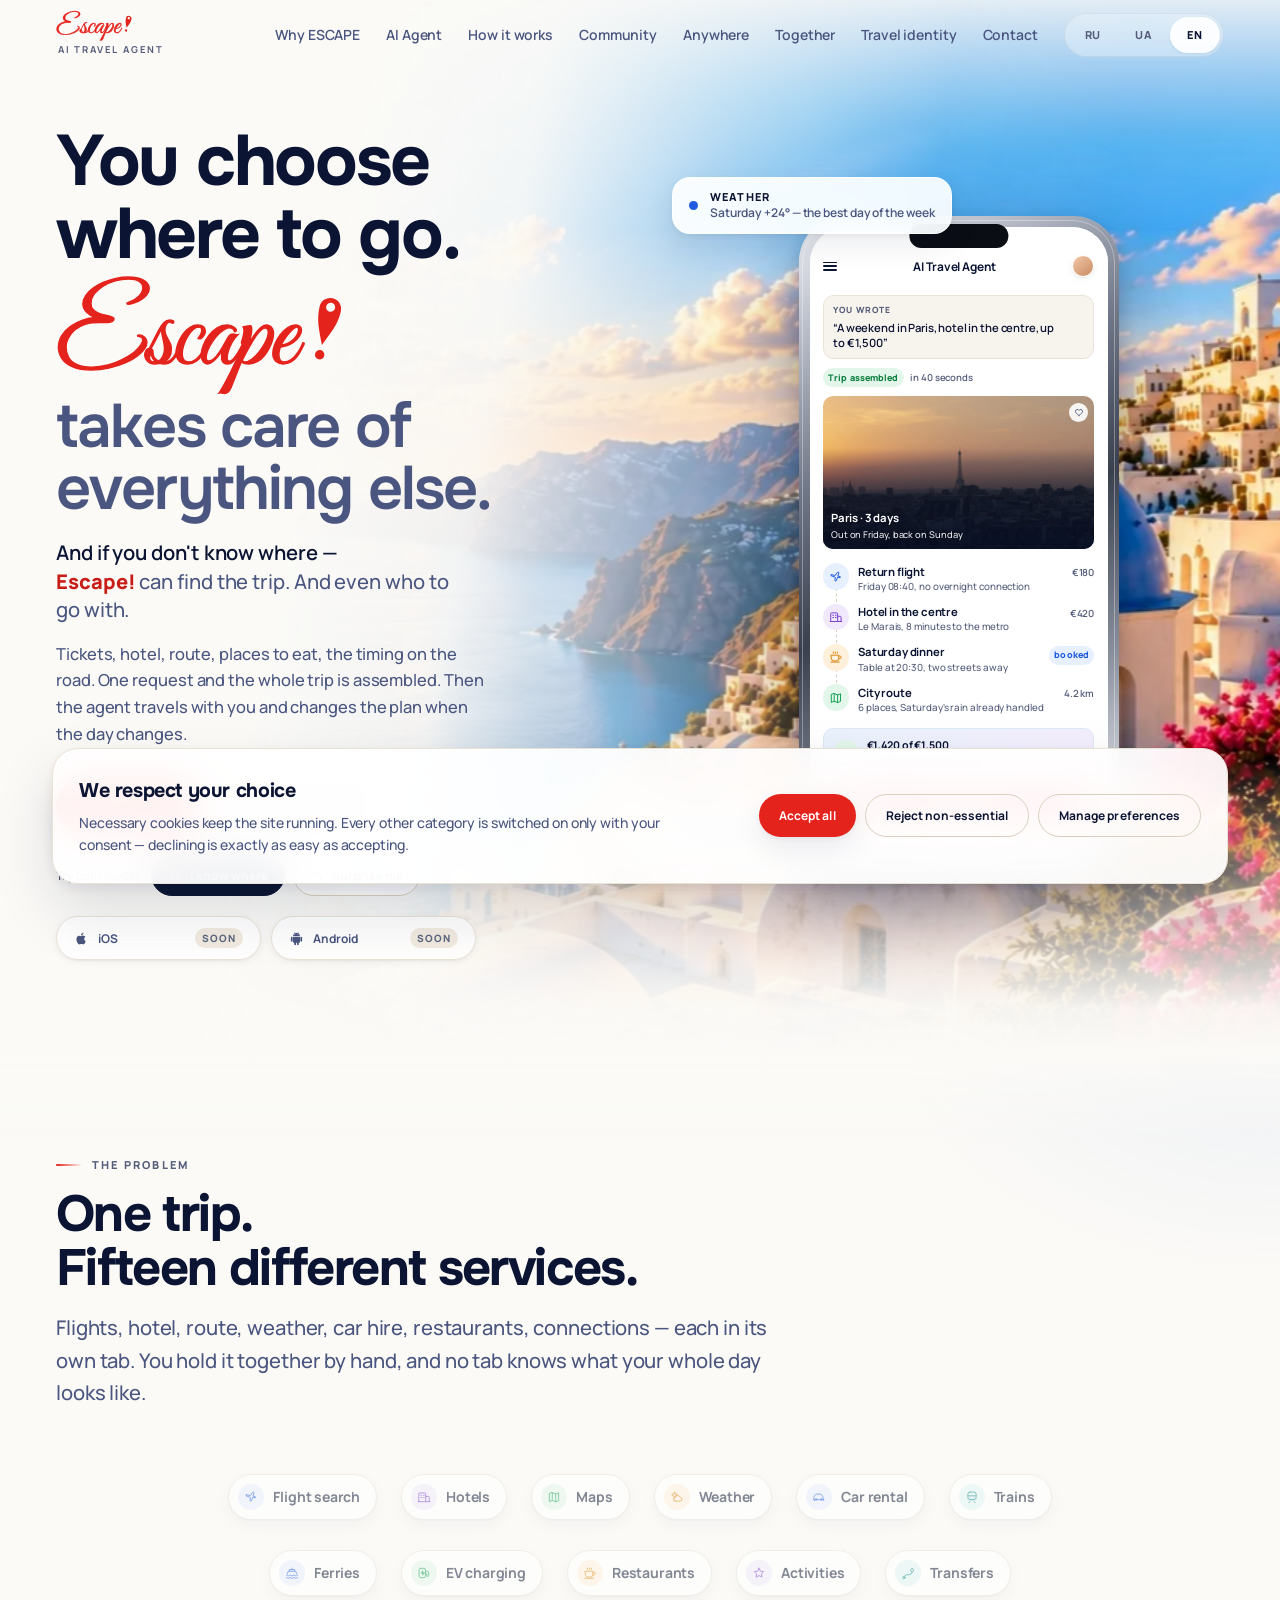
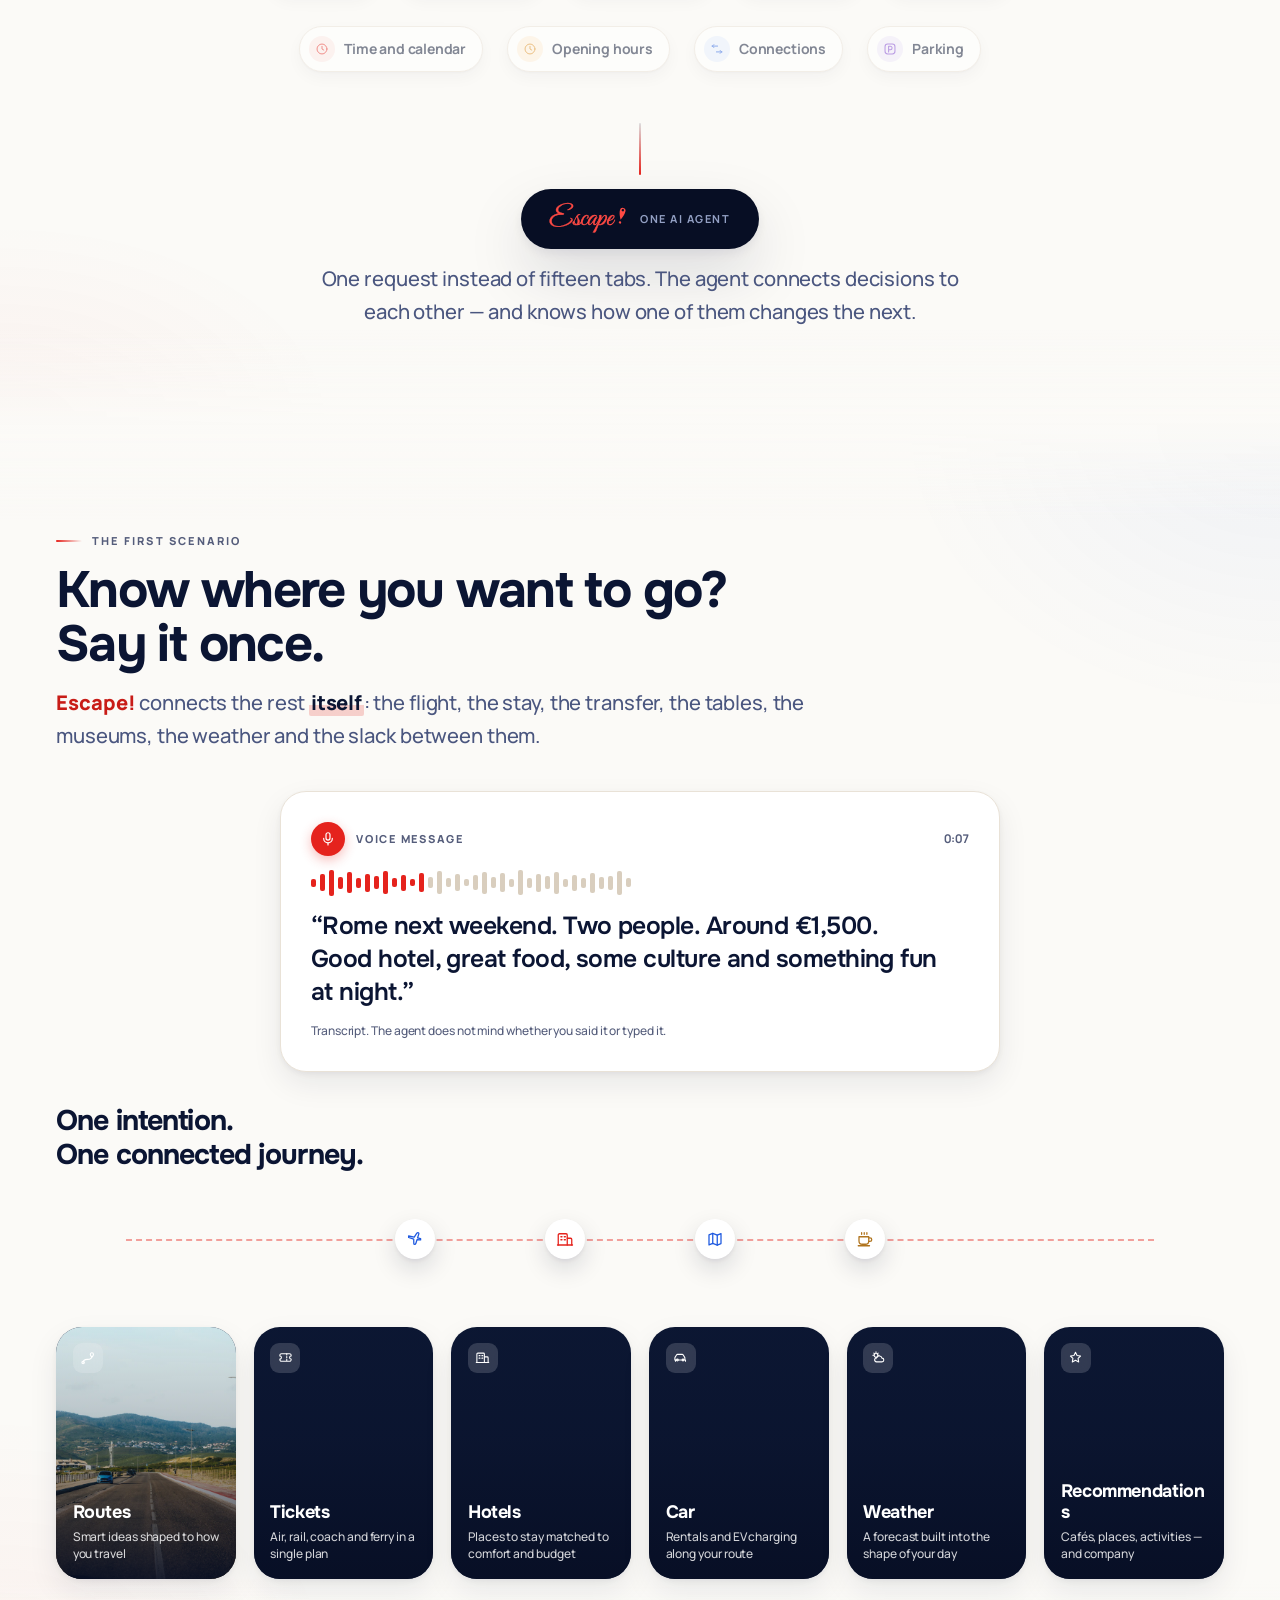
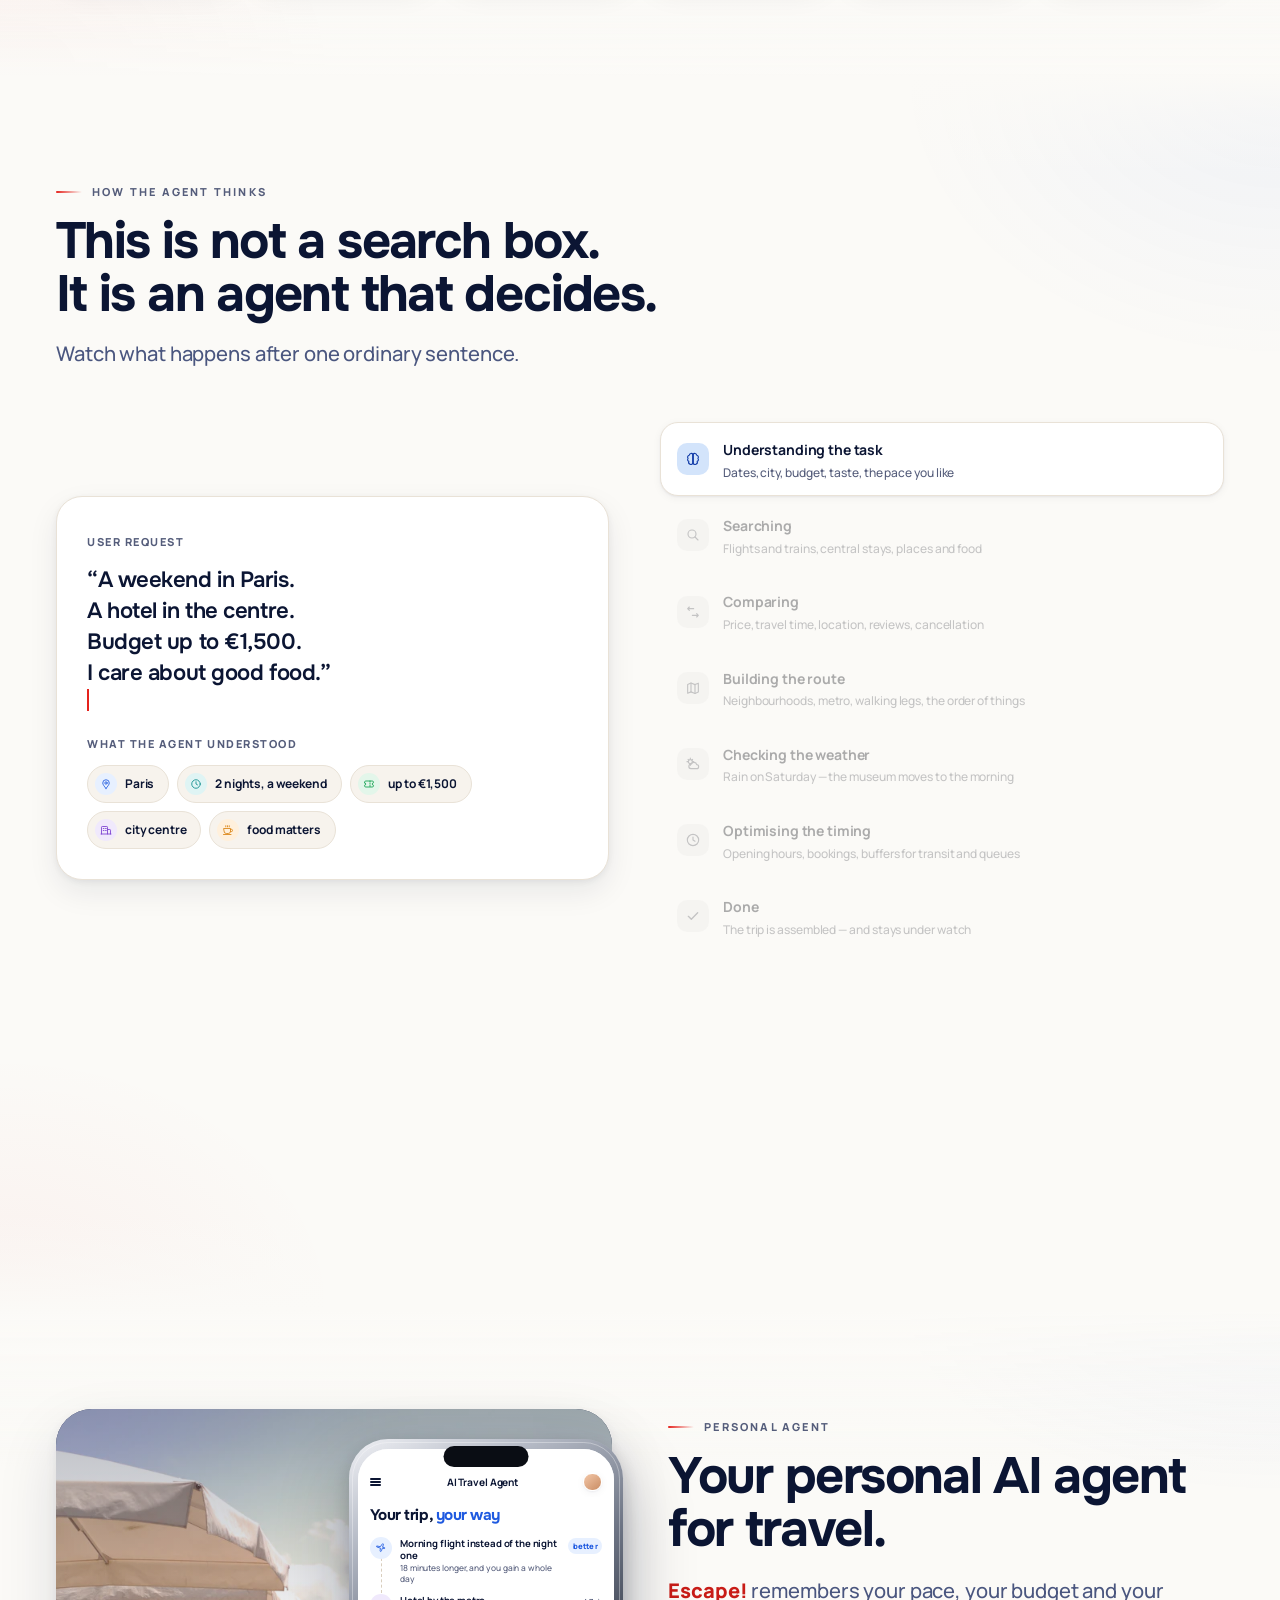
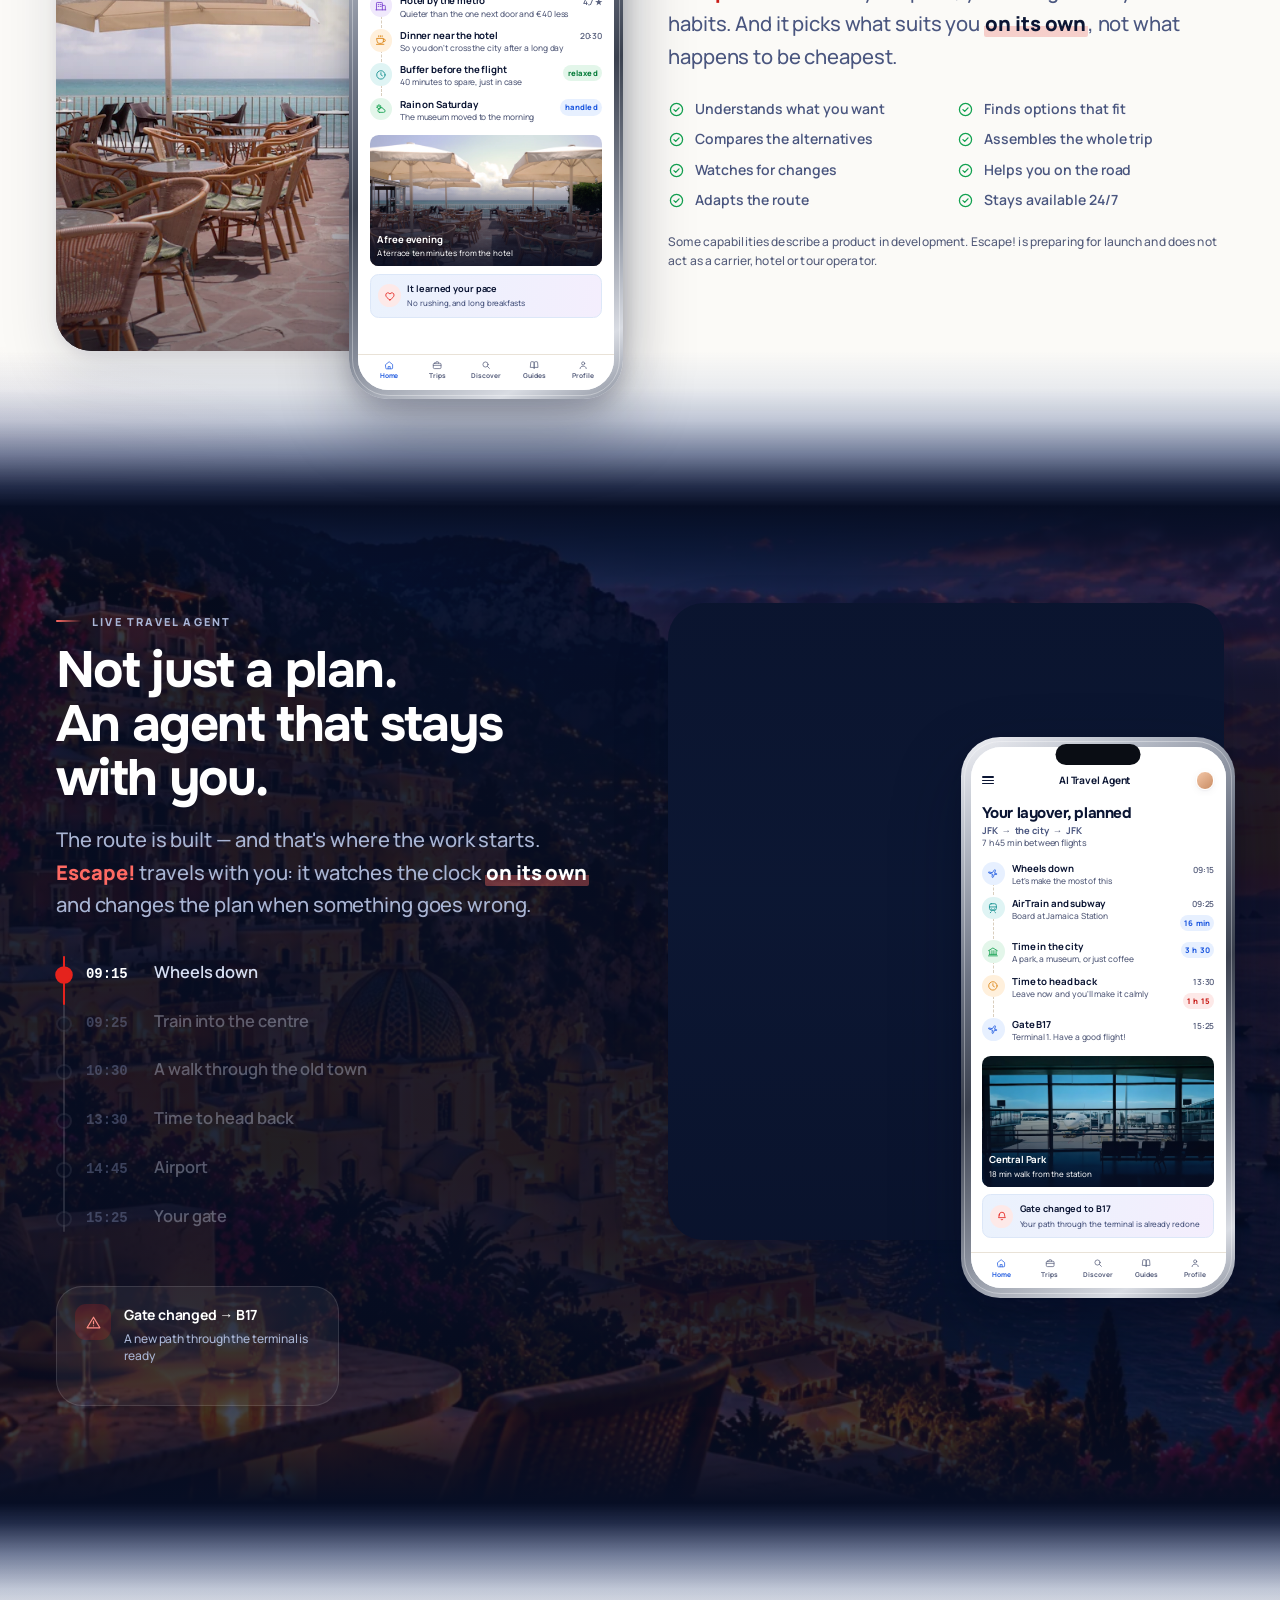
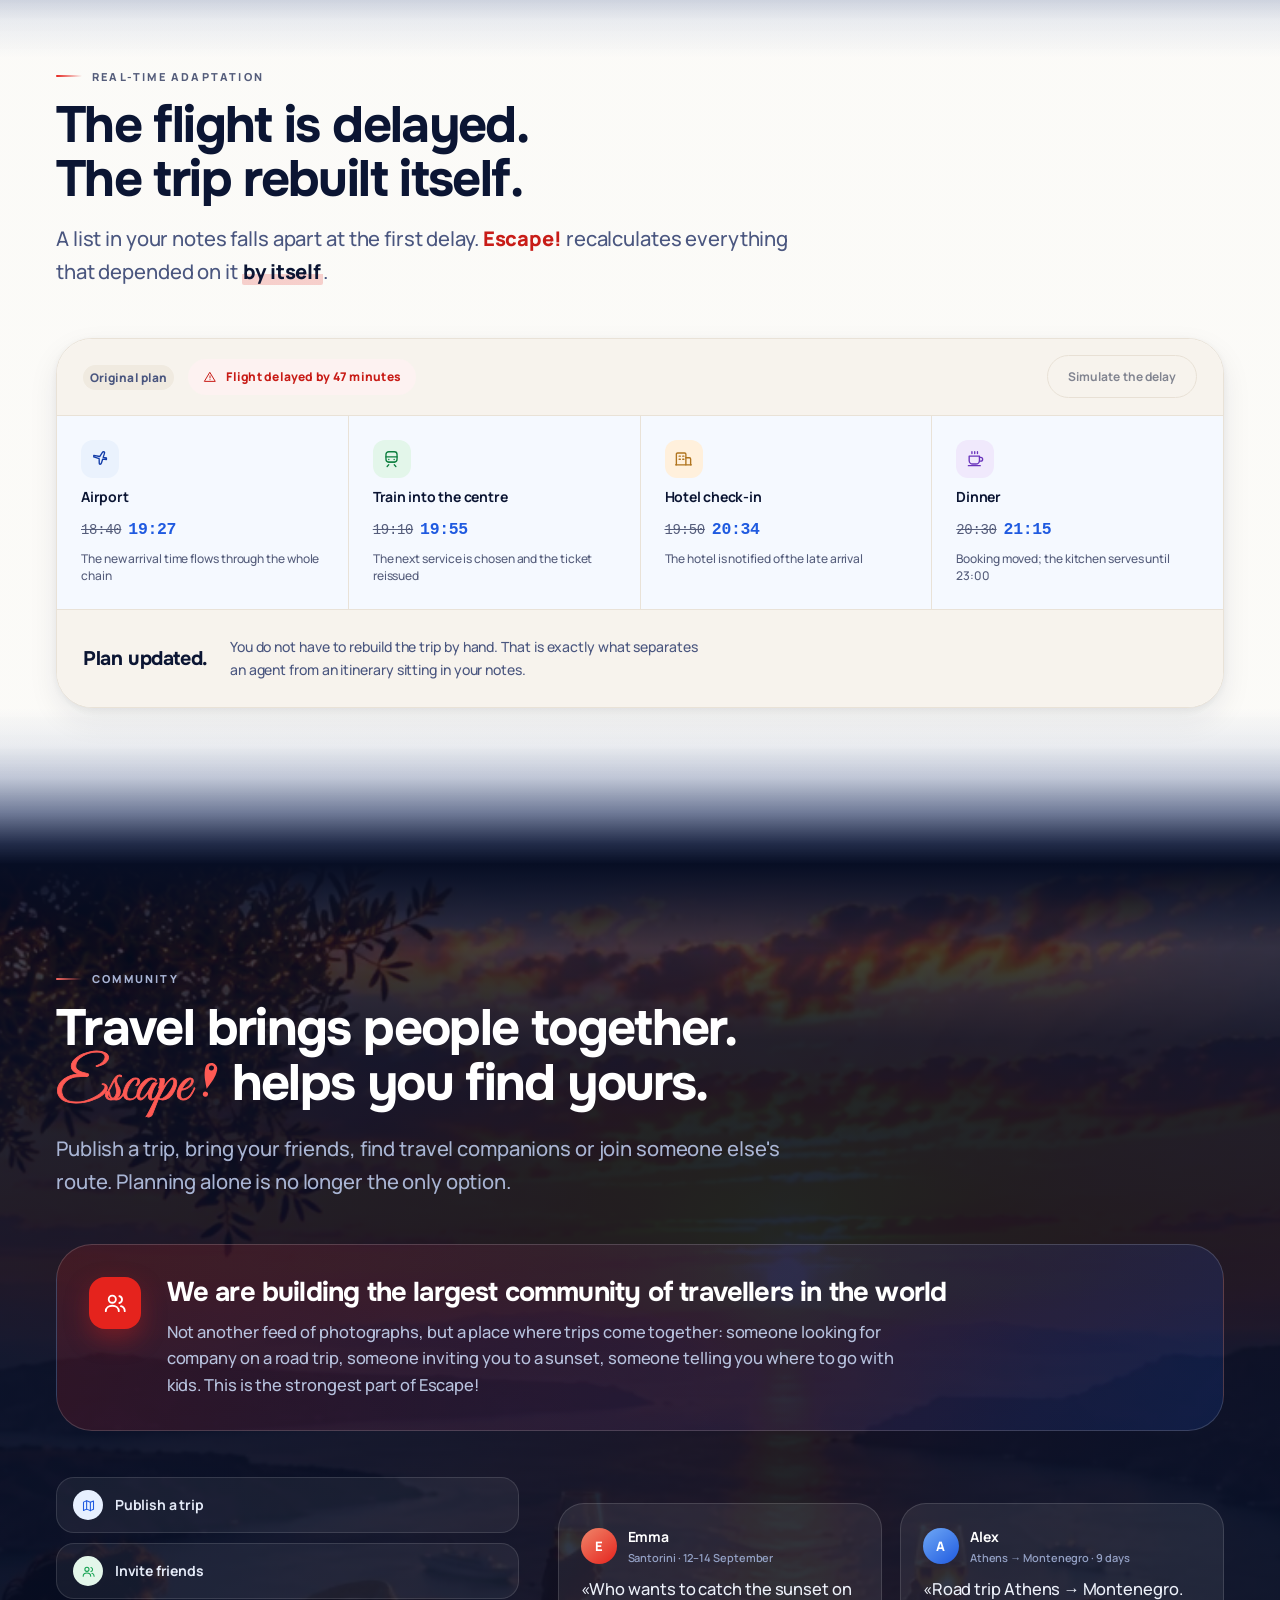
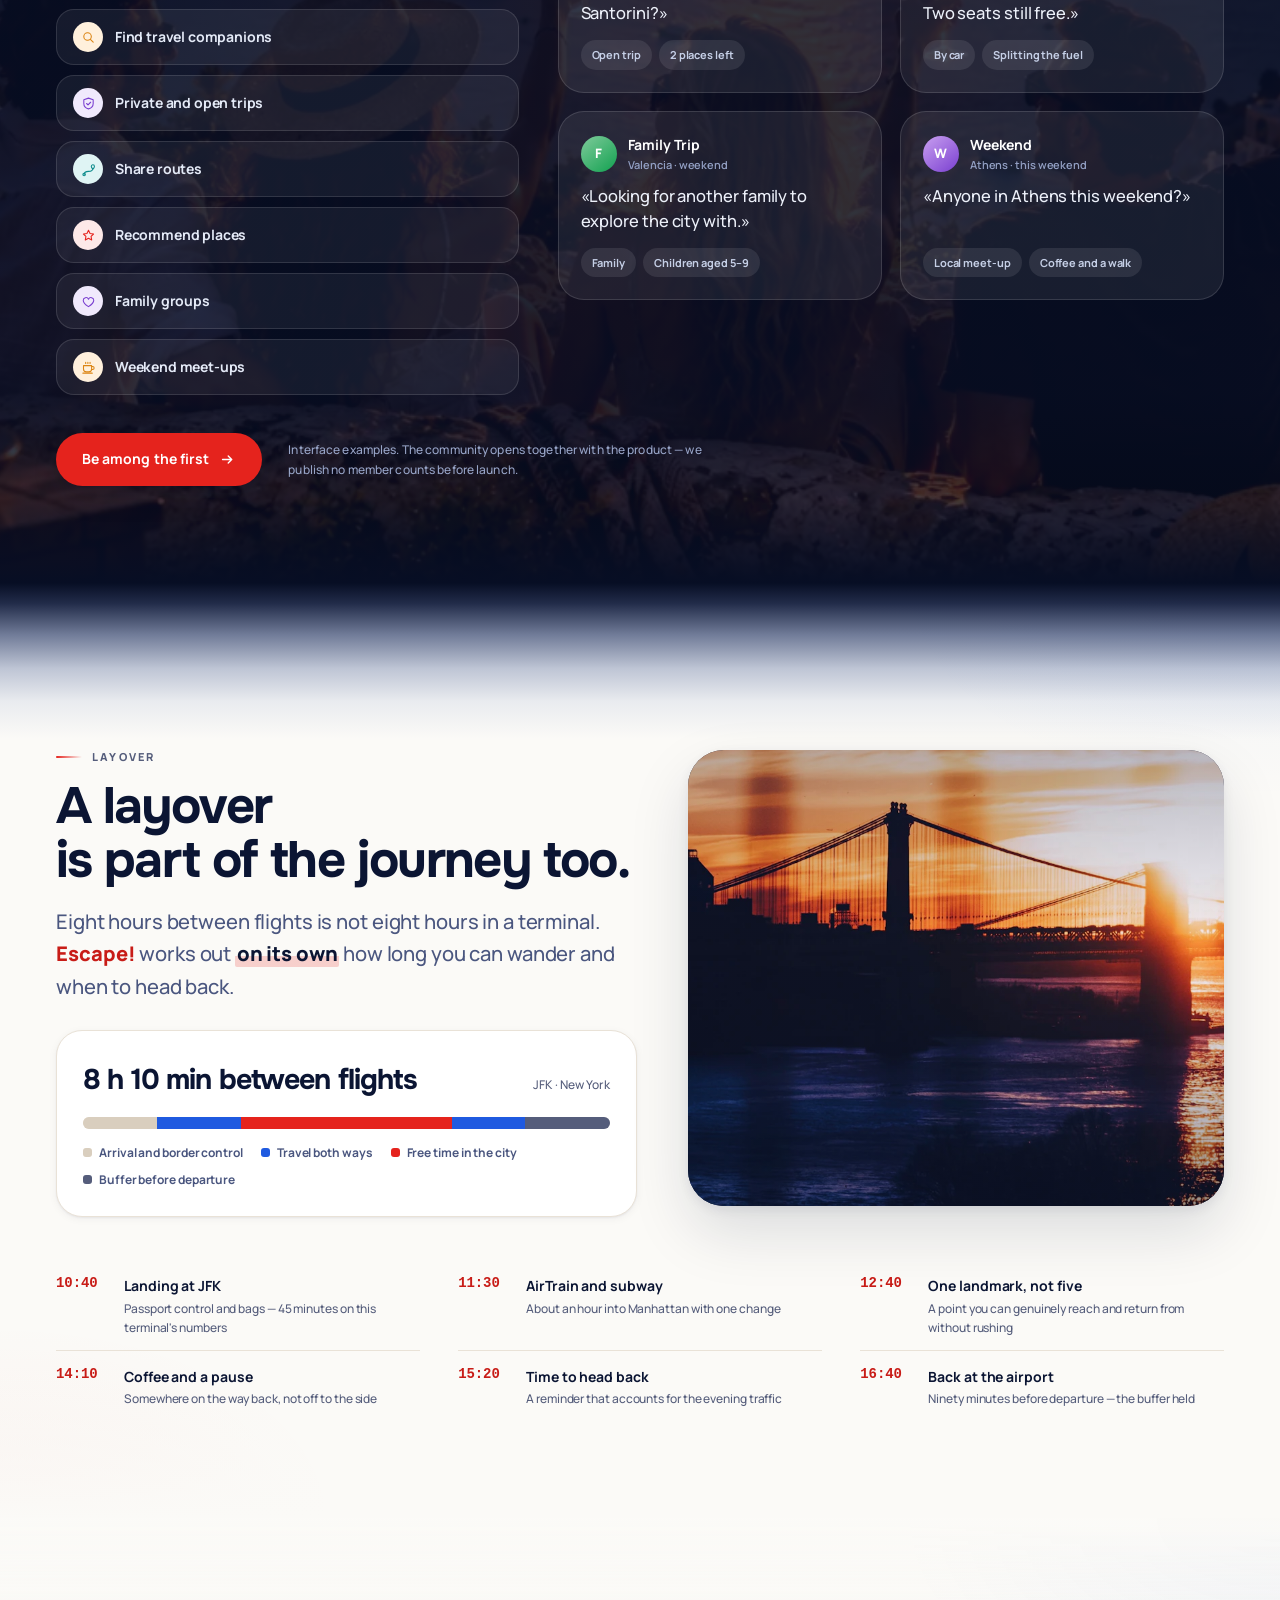
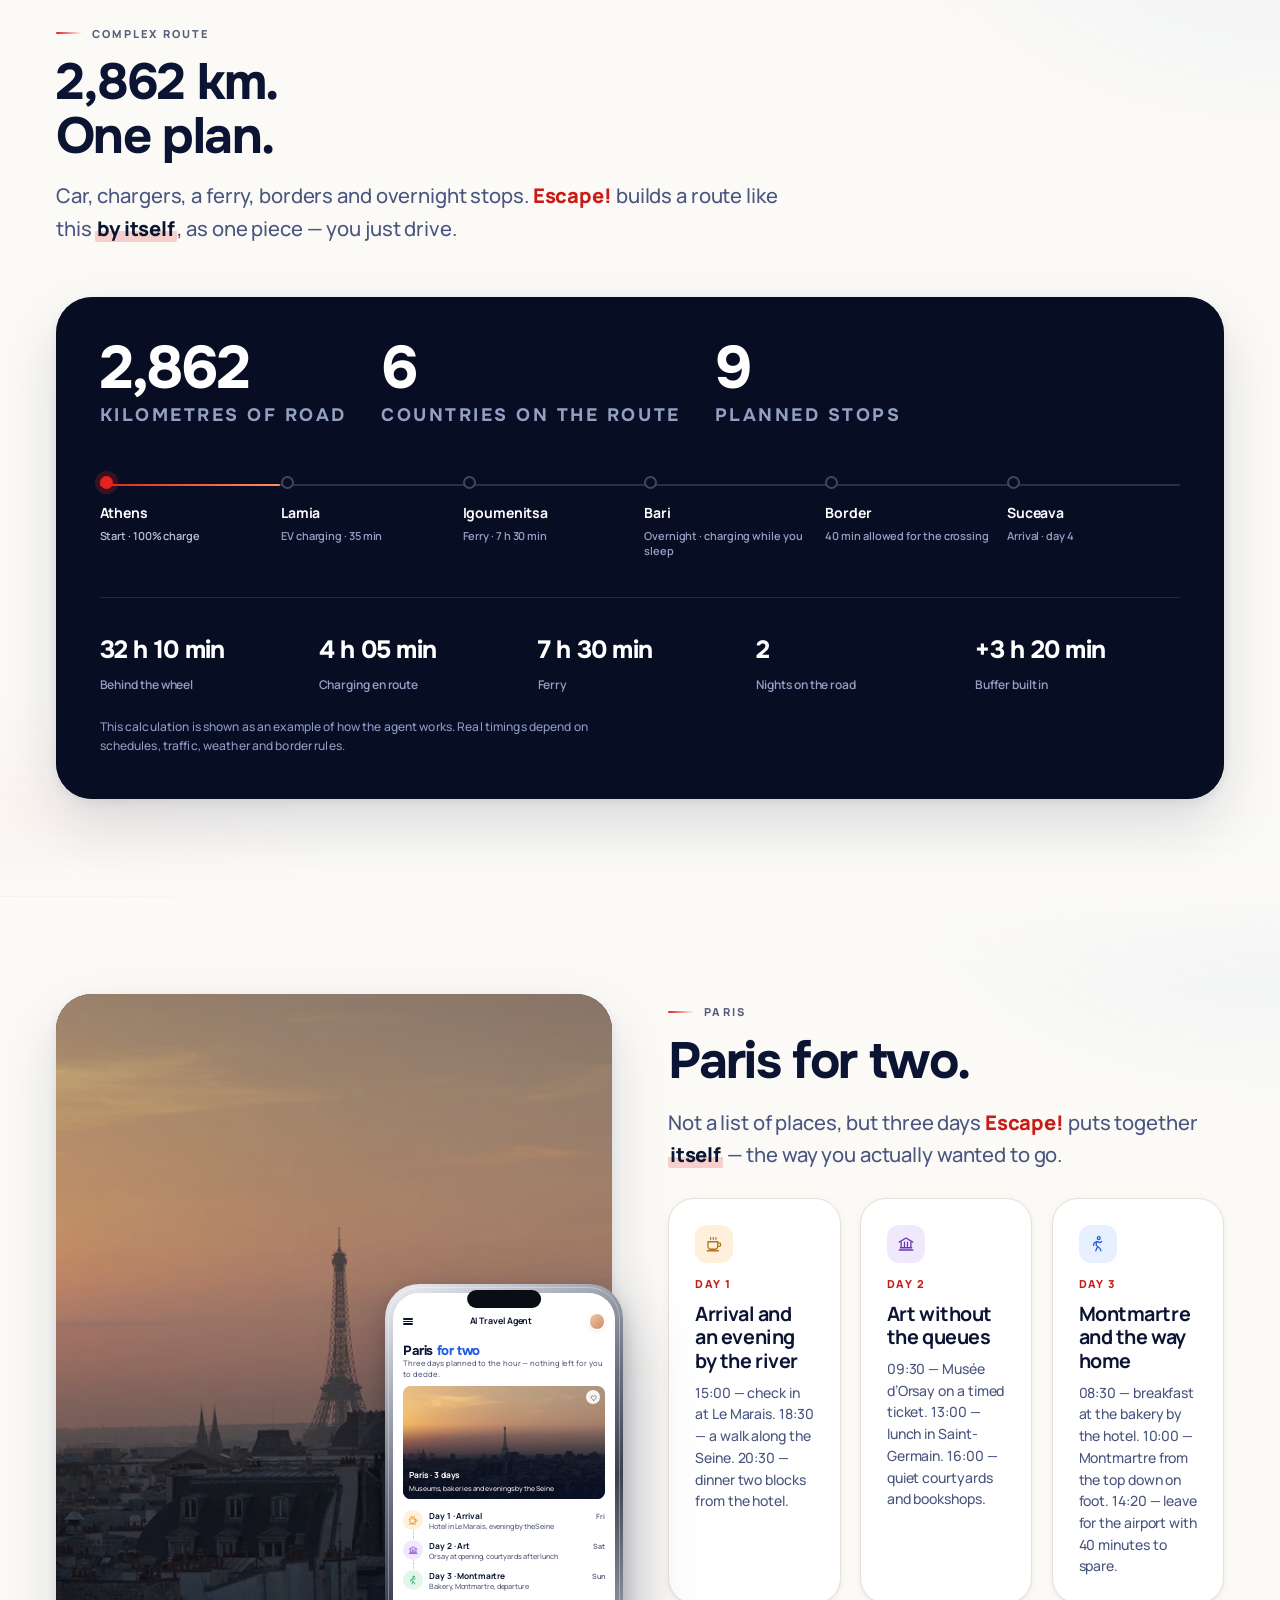
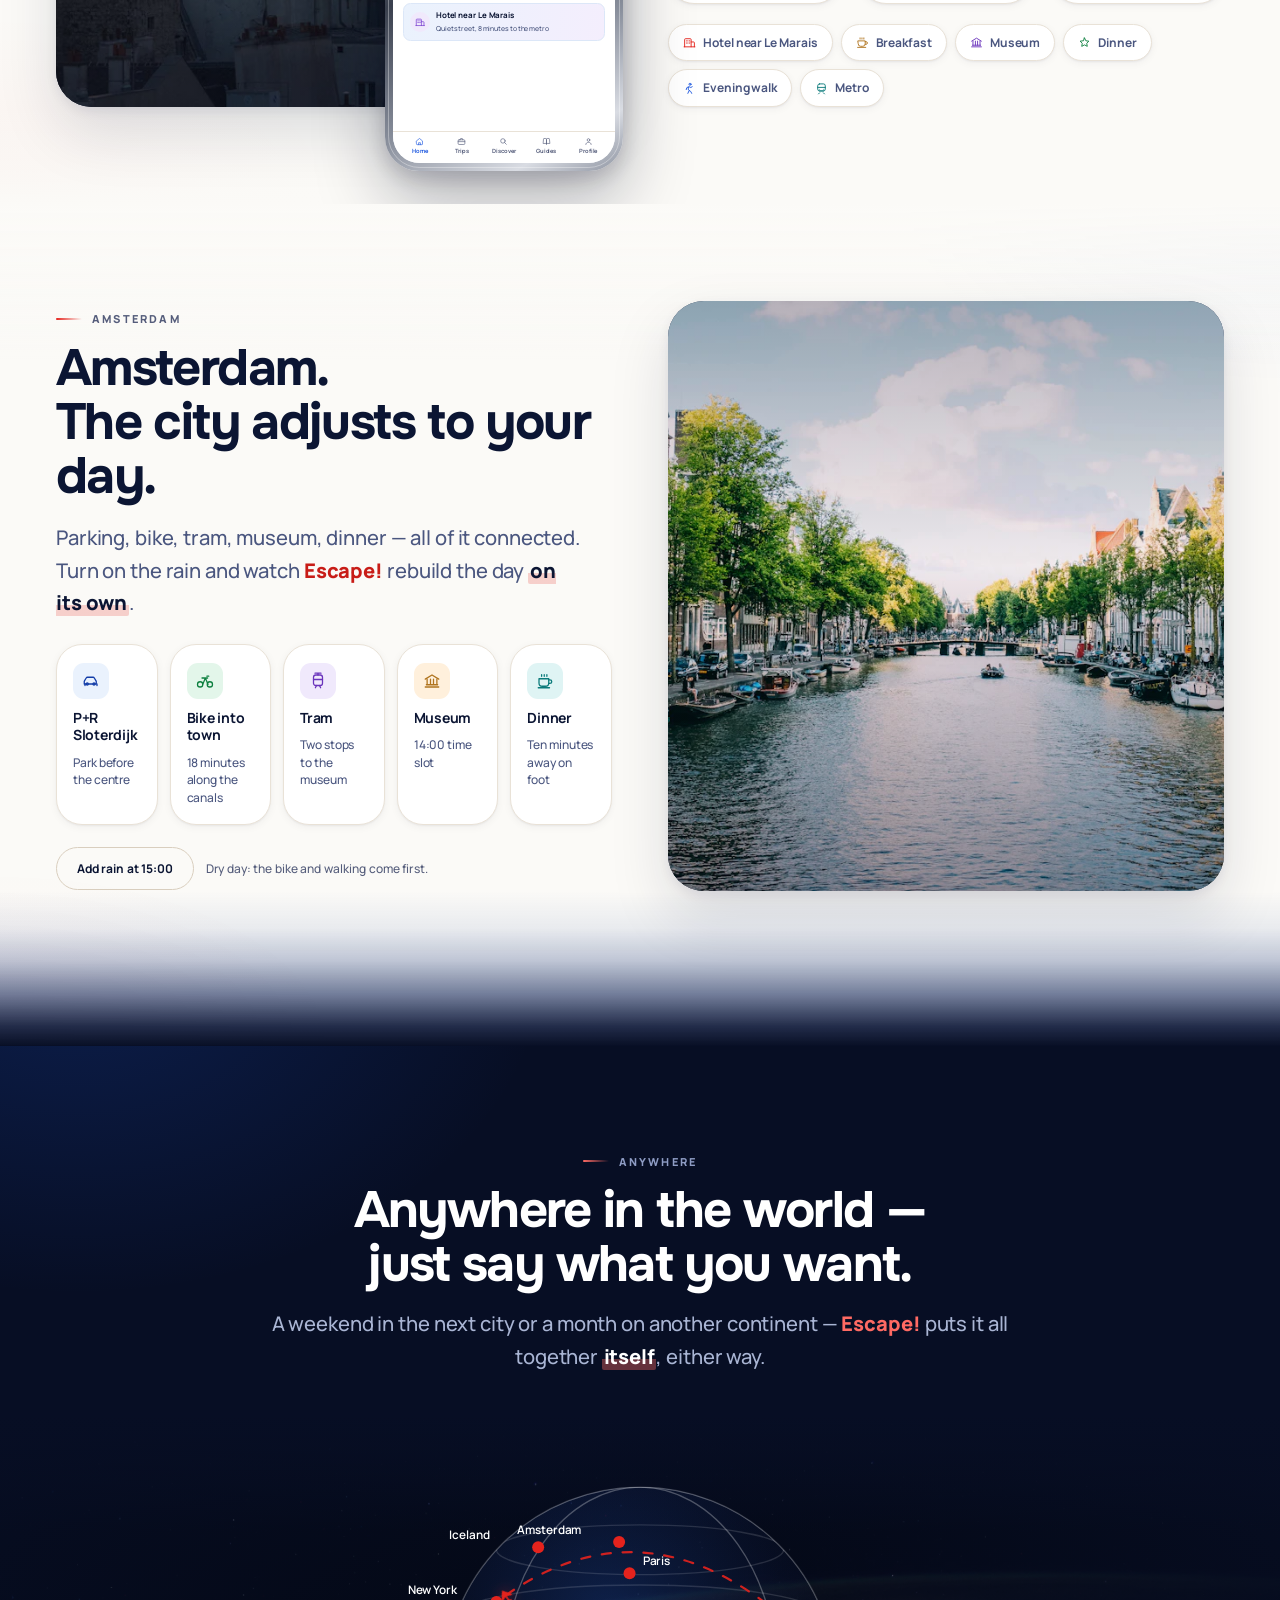
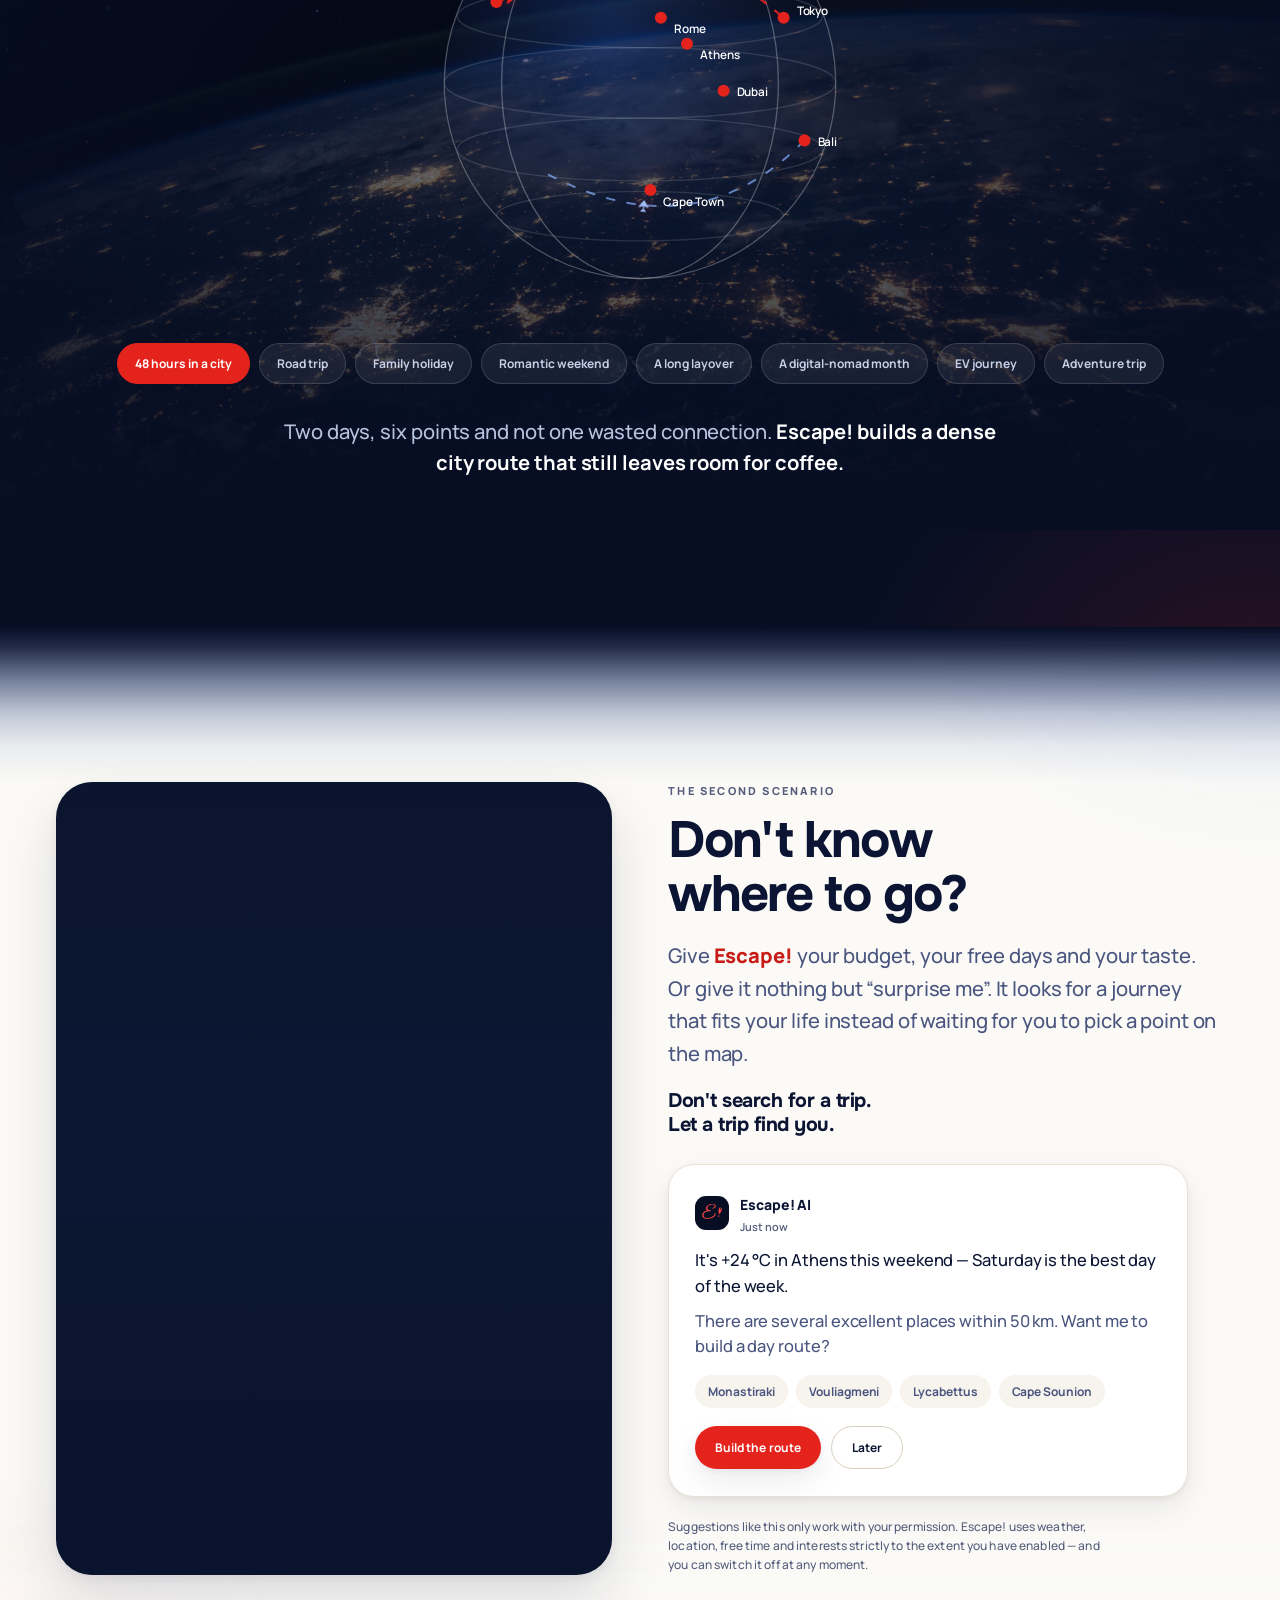
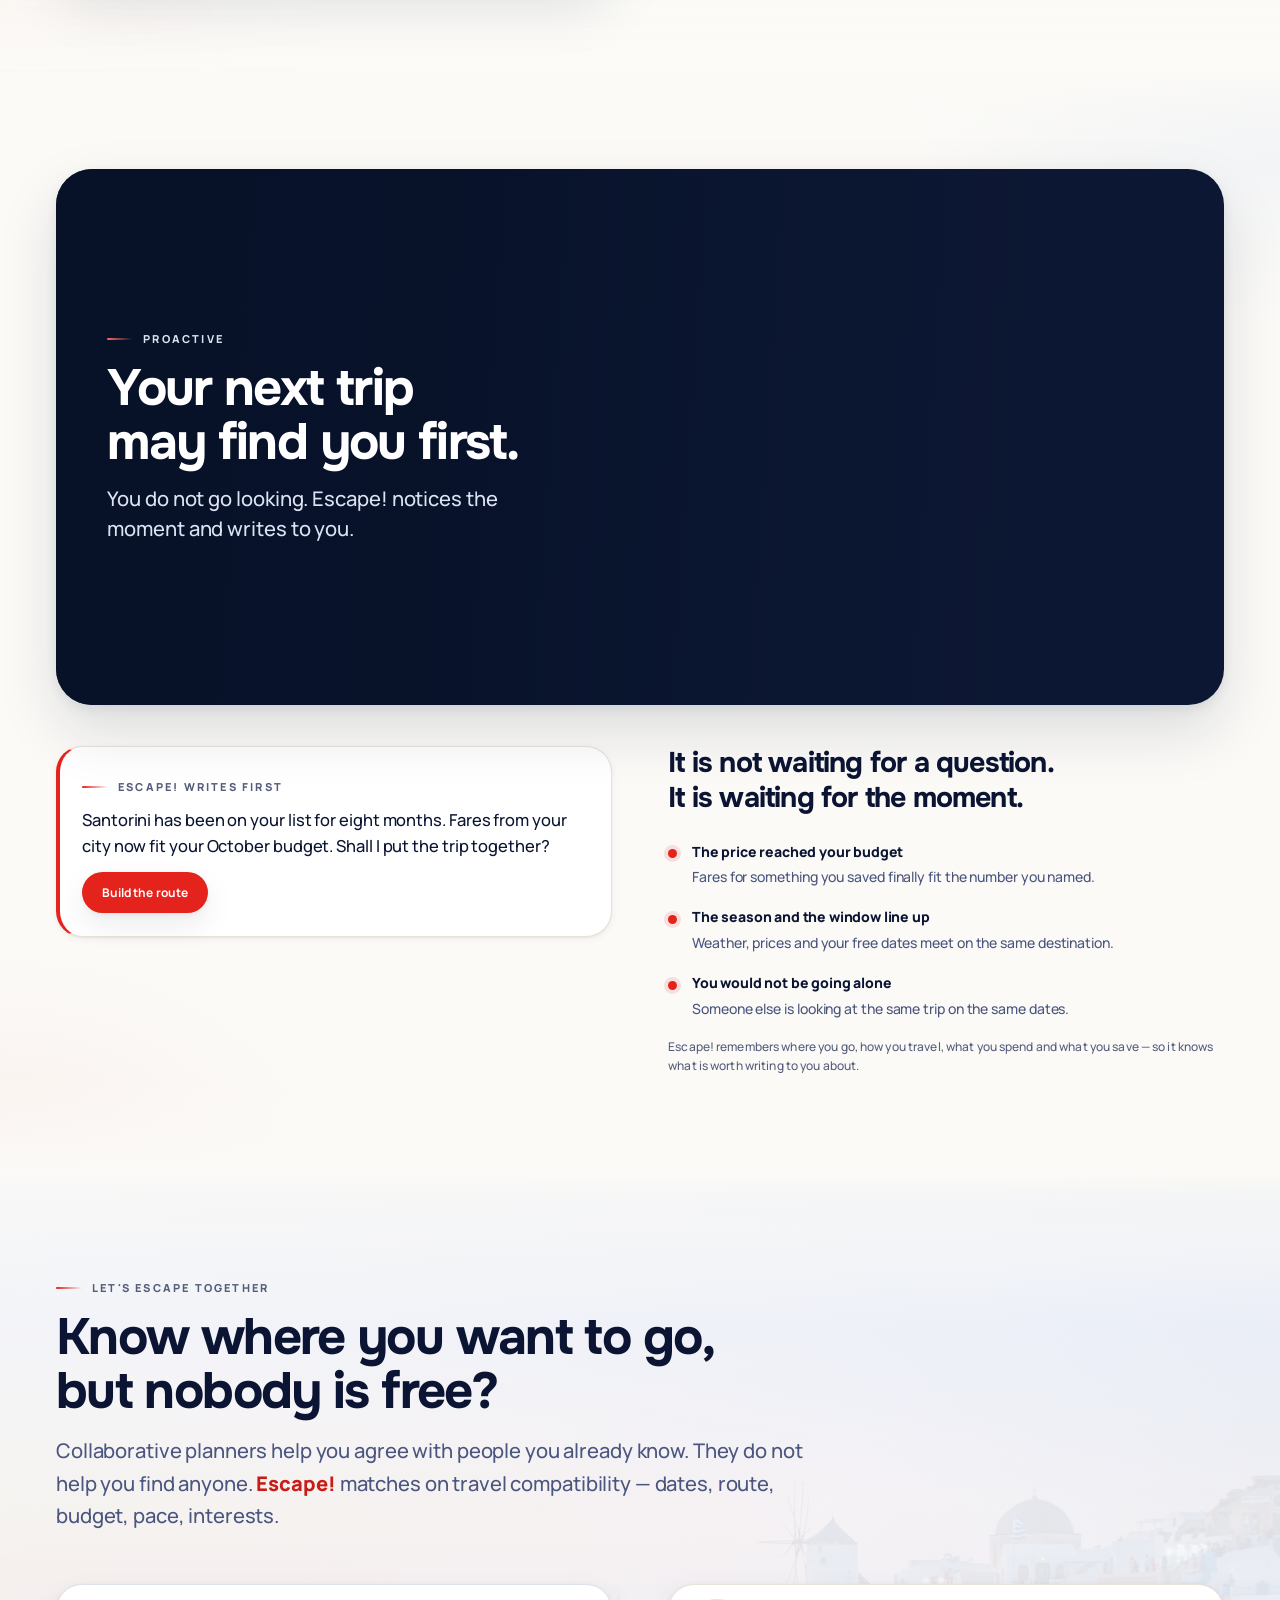
<file: index.html>
<!doctype html>
<html lang="ru">
<head>
<meta charset="utf-8">
<meta name="viewport" content="width=device-width,initial-scale=1,viewport-fit=cover">
<meta name="theme-color" content="#FBFAF7">
<title>Escape! — ваш личный AI Travel Agent</title>
<meta name="description" content="Escape! — персональный AI-агент для путешествий. Опишите, чего хотите: маршрут, билеты, отель, авто, EV-зарядки, пересадки, погода и рекомендации собираются в одну поездку — и агент остаётся с вами в дороге.">
<meta name="robots" content="index,follow,max-image-preview:large">
<link rel="canonical" href="https://www.escapetravel.site/">
<link rel="alternate" hreflang="ru" href="https://www.escapetravel.site/?lang=ru">
<link rel="alternate" hreflang="uk" href="https://www.escapetravel.site/?lang=uk">
<link rel="alternate" hreflang="en" href="https://www.escapetravel.site/?lang=en">
<link rel="alternate" hreflang="x-default" href="https://www.escapetravel.site/">

<meta property="og:type" content="website">
<meta property="og:site_name" content="Escape!">
<meta property="og:url" content="https://www.escapetravel.site/">
<meta property="og:title" content="Escape! — ваш личный AI Travel Agent">
<meta property="og:description" content="Вы ставите задачу. Escape! сам собирает всю поездку — и остаётся с вами в дороге.">
<meta property="og:image" content="https://www.escapetravel.site/img/og-escape.jpg">
<meta property="og:image:width" content="1200">
<meta property="og:image:height" content="630">
<meta property="og:locale" content="ru_RU">
<meta property="og:locale:alternate" content="uk_UA">
<meta property="og:locale:alternate" content="en_US">
<meta name="twitter:card" content="summary_large_image">
<meta name="twitter:title" content="Escape! — ваш личный AI Travel Agent">
<meta name="twitter:description" content="Вы ставите задачу. Escape! сам собирает всю поездку.">
<meta name="twitter:image" content="https://www.escapetravel.site/img/og-escape.jpg">

<link rel="icon" href="/favicon.svg" type="image/svg+xml">
<link rel="apple-touch-icon" href="/apple-touch-icon.png">
<link rel="manifest" href="/site.webmanifest">

<link rel="preload" as="image" href="/img/hero-santorini-lg.webp" imagesrcset="/img/hero-santorini-sm.webp 1200w, /img/hero-santorini-lg.webp 2200w" imagesizes="100vw" fetchpriority="high">
<link rel="preload" as="font" type="font/woff2" href="/assets/fonts/greatvibes-latin-400.woff2" crossorigin>
<link rel="preload" as="font" type="font/woff2" href="/assets/fonts/onest-latin-700.woff2" crossorigin>
<link rel="stylesheet" href="/assets/fonts.css?v=f9acb6e106">
<link rel="stylesheet" href="/assets/styles.css?v=7de1805a3e">

<script type="application/ld+json">
{"@context":"https://schema.org","@type":"SoftwareApplication","name":"Escape! AI Travel Agent","applicationCategory":"TravelApplication","operatingSystem":"iOS, Android","url":"https://www.escapetravel.site/","description":"Personal AI travel agent that plans, organises and accompanies a whole journey — routes, tickets, hotels, cars, EV charging, transfers, weather and recommendations in one agent.","inLanguage":["ru","uk","en"],"author":{"@type":"Person","name":"Dmytro Sukhyna"},"publisher":{"@type":"Organization","name":"Escape!","url":"https://www.escapetravel.site/","email":"escape.travel.ai@gmail.com"}}
</script>
</head>
<body>
<a class="skip" href="#main" data-i18n="a11ySkip">Перейти к содержанию</a>

<!-- ===== icon sprite ===== -->
<svg width="0" height="0" style="position:absolute" aria-hidden="true" focusable="false"><defs>
  <symbol id="brand-pin" viewBox="0 0 44 84"><g transform="rotate(13 22 40)" fill="currentColor">
    <path fill-rule="evenodd" d="M22 64C14 46 9 36 9 20A13 13 0 1 1 35 20C35 36 30 46 22 64ZM27.4 18A5.4 5.4 0 1 0 16.6 18A5.4 5.4 0 1 0 27.4 18Z"/>
    <circle cx="22" cy="76" r="5.6"/>
  </g></symbol>

  <g id="ico" fill="none" stroke="currentColor" stroke-width="1.7" stroke-linecap="round" stroke-linejoin="round"></g>
  <symbol id="i-route" viewBox="0 0 24 24" fill="none" stroke="currentColor" stroke-width="1.7" stroke-linecap="round" stroke-linejoin="round"><path d="M5 20c0-4 3-5 7-5s7-1 7-5"/><circle cx="5" cy="20" r="2"/><path d="M19 4.5c1.4 0 2.5 1.1 2.5 2.5 0 2-2.5 4.5-2.5 4.5S16.5 9 16.5 7c0-1.4 1.1-2.5 2.5-2.5Z"/></symbol>
  <symbol id="i-ticket" viewBox="0 0 24 24" fill="none" stroke="currentColor" stroke-width="1.7" stroke-linecap="round" stroke-linejoin="round"><path d="M3 8.5A2.5 2.5 0 0 1 5.5 6h13A2.5 2.5 0 0 1 21 8.5v1a2.5 2.5 0 0 0 0 5v1a2.5 2.5 0 0 1-2.5 2.5h-13A2.5 2.5 0 0 1 3 15.5v-1a2.5 2.5 0 0 0 0-5Z"/><path d="M14 6v12" stroke-dasharray="2 2.4"/></symbol>
  <symbol id="i-hotel" viewBox="0 0 24 24" fill="none" stroke="currentColor" stroke-width="1.7" stroke-linecap="round" stroke-linejoin="round"><path d="M3 20V6.5A1.5 1.5 0 0 1 4.5 5h9A1.5 1.5 0 0 1 15 6.5V20"/><path d="M15 11h4.5A1.5 1.5 0 0 1 21 12.5V20"/><path d="M2 20h20"/><path d="M6.5 9h1.5M11 9h1.5M6.5 13h1.5M11 13h1.5"/></symbol>
  <symbol id="i-car" viewBox="0 0 24 24" fill="none" stroke="currentColor" stroke-width="1.7" stroke-linecap="round" stroke-linejoin="round"><path d="M4 16v2M20 16v2"/><path d="M3 16v-3.2a2 2 0 0 1 .3-1L5.6 8A2 2 0 0 1 7.3 7h7.4a2 2 0 0 1 1.7 1l2.3 3.8a2 2 0 0 1 .3 1V16Z"/><circle cx="7" cy="16" r="1.4"/><circle cx="16" cy="16" r="1.4"/></symbol>
  <symbol id="i-weather" viewBox="0 0 24 24" fill="none" stroke="currentColor" stroke-width="1.7" stroke-linecap="round" stroke-linejoin="round"><circle cx="8" cy="8.5" r="3"/><path d="M8 3v1.5M8 12.5V14M3 8.5h1.5M11.5 8.5H13M4.6 5.1l1 1M11.4 5.1l-1 1"/><path d="M9 19h8.5a3 3 0 0 0 0-6 4.2 4.2 0 0 0-8-.9A3.1 3.1 0 0 0 9 19Z"/></symbol>
  <symbol id="i-star" viewBox="0 0 24 24" fill="none" stroke="currentColor" stroke-width="1.7" stroke-linecap="round" stroke-linejoin="round"><path d="m12 3.6 2.5 5.2 5.6.8-4 3.9 1 5.6-5.1-2.7-5.1 2.7 1-5.6-4-3.9 5.6-.8Z"/></symbol>
  <symbol id="i-brain" viewBox="0 0 24 24" fill="none" stroke="currentColor" stroke-width="1.7" stroke-linecap="round" stroke-linejoin="round"><path d="M12 5.2a3 3 0 0 0-5.6 1.2A2.8 2.8 0 0 0 4.6 11a2.9 2.9 0 0 0 1.1 4.6A3 3 0 0 0 12 18Z"/><path d="M12 5.2a3 3 0 0 1 5.6 1.2A2.8 2.8 0 0 1 19.4 11a2.9 2.9 0 0 1-1.1 4.6A3 3 0 0 1 12 18Z"/><path d="M12 5.2V18"/></symbol>
  <symbol id="i-search" viewBox="0 0 24 24" fill="none" stroke="currentColor" stroke-width="1.7" stroke-linecap="round" stroke-linejoin="round"><circle cx="10.5" cy="10.5" r="6"/><path d="m15 15 4.5 4.5"/></symbol>
  <symbol id="i-compare" viewBox="0 0 24 24" fill="none" stroke="currentColor" stroke-width="1.7" stroke-linecap="round" stroke-linejoin="round"><path d="M4 7h9M4 7l2.5-2.5M4 7l2.5 2.5"/><path d="M20 17h-9M20 17l-2.5-2.5M20 17l-2.5 2.5"/></symbol>
  <symbol id="i-map" viewBox="0 0 24 24" fill="none" stroke="currentColor" stroke-width="1.7" stroke-linecap="round" stroke-linejoin="round"><path d="m9 4.5 6 2.4 5-2.1v13.3l-5 2.1-6-2.4-5 2.1V6.6Z"/><path d="M9 4.5V18M15 6.9v13.3"/></symbol>
  <symbol id="i-clock" viewBox="0 0 24 24" fill="none" stroke="currentColor" stroke-width="1.7" stroke-linecap="round" stroke-linejoin="round"><circle cx="12" cy="12" r="8.5"/><path d="M12 7.5V12l3 1.8"/></symbol>
  <symbol id="i-check" viewBox="0 0 24 24" fill="none" stroke="currentColor" stroke-width="2" stroke-linecap="round" stroke-linejoin="round"><path d="m5 12.5 4.5 4.5L19 7"/></symbol>
  <symbol id="i-check-c" viewBox="0 0 24 24" fill="none" stroke="currentColor" stroke-width="1.8" stroke-linecap="round" stroke-linejoin="round"><circle cx="12" cy="12" r="8.6"/><path d="m8.4 12.2 2.5 2.5 4.7-5"/></symbol>
  <symbol id="i-plane" viewBox="0 0 24 24" fill="none" stroke="currentColor" stroke-width="1.7" stroke-linecap="round" stroke-linejoin="round"><path d="M10.3 12.3 3.5 10V8l7.5 1.5 3-4.6c.6-.9 1.2-1.4 2-1.4.9 0 1.4.7 1.1 1.7l-1.7 5.4 4.1.8v1.9l-4.7-.6-1.6 5c-.3 1-.9 1.6-1.7 1.6-.7 0-1.1-.5-1.1-1.3Z"/></symbol>
  <symbol id="i-train" viewBox="0 0 24 24" fill="none" stroke="currentColor" stroke-width="1.7" stroke-linecap="round" stroke-linejoin="round"><rect x="5" y="3.5" width="14" height="13" rx="3.5"/><path d="M5 10h14M8.5 20l-2 2M15.5 20l2 2M8 16.5h8"/><circle cx="8.6" cy="13.3" r=".9" fill="currentColor" stroke="none"/><circle cx="15.4" cy="13.3" r=".9" fill="currentColor" stroke="none"/></symbol>
  <symbol id="i-bike" viewBox="0 0 24 24" fill="none" stroke="currentColor" stroke-width="1.7" stroke-linecap="round" stroke-linejoin="round"><circle cx="5.5" cy="16.5" r="3.5"/><circle cx="18.5" cy="16.5" r="3.5"/><path d="M9 16.5 12.5 8h3M12.5 8l3.5 8.5M8 8h3.4M14.5 5.5h2.5"/></symbol>
  <symbol id="i-tram" viewBox="0 0 24 24" fill="none" stroke="currentColor" stroke-width="1.7" stroke-linecap="round" stroke-linejoin="round"><rect x="6" y="4" width="12" height="14" rx="3"/><path d="M6 10h12M12 4V1.6M8 1.6h8M8.5 21l1.5-3M15.5 21 14 18"/></symbol>
  <symbol id="i-walk" viewBox="0 0 24 24" fill="none" stroke="currentColor" stroke-width="1.7" stroke-linecap="round" stroke-linejoin="round"><circle cx="13" cy="4.2" r="1.9"/><path d="m9 21 2.4-5.4-1.9-2.4.8-4.4L7 10.5 6 14"/><path d="m11.4 15.6 3 2 1.6 3.4M11.3 8.8l3.2 1.3 2.5-1.4"/></symbol>
  <symbol id="i-bell" viewBox="0 0 24 24" fill="none" stroke="currentColor" stroke-width="1.7" stroke-linecap="round" stroke-linejoin="round"><path d="M6.5 10a5.5 5.5 0 0 1 11 0c0 4 1.5 5.5 1.5 5.5H5S6.5 14 6.5 10Z"/><path d="M10.2 19a2 2 0 0 0 3.6 0"/></symbol>
  <symbol id="i-alert" viewBox="0 0 24 24" fill="none" stroke="currentColor" stroke-width="1.7" stroke-linecap="round" stroke-linejoin="round"><path d="M12 4.5 21 19.5H3Z"/><path d="M12 10v3.6M12 16.6v.1"/></symbol>
  <symbol id="i-globe" viewBox="0 0 24 24" fill="none" stroke="currentColor" stroke-width="1.7" stroke-linecap="round" stroke-linejoin="round"><circle cx="12" cy="12" r="8.6"/><path d="M3.6 12h16.8"/><path d="M12 3.4c2.3 2.4 3.5 5.4 3.5 8.6s-1.2 6.2-3.5 8.6c-2.3-2.4-3.5-5.4-3.5-8.6S9.7 5.8 12 3.4Z"/></symbol>
  <symbol id="i-users" viewBox="0 0 24 24" fill="none" stroke="currentColor" stroke-width="1.7" stroke-linecap="round" stroke-linejoin="round"><circle cx="9.5" cy="8.5" r="3.3"/><path d="M3.5 19.5c0-3.1 2.7-5 6-5s6 1.9 6 5"/><path d="M16 5.6a3.3 3.3 0 0 1 0 6.4M17.5 14.9c2 .6 3.5 2.2 3.5 4.6"/></symbol>
  <symbol id="i-spark" viewBox="0 0 24 24" fill="none" stroke="currentColor" stroke-width="1.7" stroke-linecap="round" stroke-linejoin="round"><path d="M12 3.5c.6 3.9 1.8 5.1 5.7 5.7-3.9.6-5.1 1.8-5.7 5.7-.6-3.9-1.8-5.1-5.7-5.7 3.9-.6 5.1-1.8 5.7-5.7Z"/><path d="M18.5 15.6c.3 1.7.8 2.2 2.5 2.5-1.7.3-2.2.8-2.5 2.5-.3-1.7-.8-2.2-2.5-2.5 1.7-.3 2.2-.8 2.5-2.5Z"/></symbol>
  <symbol id="i-shield" viewBox="0 0 24 24" fill="none" stroke="currentColor" stroke-width="1.7" stroke-linecap="round" stroke-linejoin="round"><path d="M12 3.4 19.5 6v6c0 4.3-3 7.4-7.5 8.6C7.5 19.4 4.5 16.3 4.5 12V6Z"/><path d="m9 12 2.2 2.2L15.4 10"/></symbol>
  <symbol id="i-bolt" viewBox="0 0 24 24" fill="none" stroke="currentColor" stroke-width="1.7" stroke-linecap="round" stroke-linejoin="round"><path d="M13.2 2.8 5 13.6h5.6L10 21.2 18.6 10H13Z"/></symbol>
  <symbol id="i-heart" viewBox="0 0 24 24" fill="none" stroke="currentColor" stroke-width="1.7" stroke-linecap="round" stroke-linejoin="round"><path d="M12 20.2C6.5 16.6 3.6 13.6 3.6 10.2A4.4 4.4 0 0 1 12 8.3a4.4 4.4 0 0 1 8.4 1.9c0 3.4-2.9 6.4-8.4 10Z"/></symbol>
  <symbol id="i-mail" viewBox="0 0 24 24" fill="none" stroke="currentColor" stroke-width="1.7" stroke-linecap="round" stroke-linejoin="round"><rect x="3" y="5.5" width="18" height="13" rx="2.6"/><path d="m3.8 7.4 7.1 5.2c.7.5 1.5.5 2.2 0l7.1-5.2"/></symbol>
  <symbol id="i-pin" viewBox="0 0 24 24" fill="none" stroke="currentColor" stroke-width="1.7" stroke-linecap="round" stroke-linejoin="round"><path d="M12 21c4-5 6.5-8.2 6.5-11a6.5 6.5 0 0 0-13 0c0 2.8 2.5 6 6.5 11Z"/><circle cx="12" cy="10" r="2.4"/></symbol>
  <symbol id="i-charge" viewBox="0 0 24 24" fill="none" stroke="currentColor" stroke-width="1.7" stroke-linecap="round" stroke-linejoin="round"><rect x="3.5" y="4" width="11" height="16" rx="2.6"/><path d="M9.6 8.4 7.2 12.4h3.4l-1 3.4 3.2-4.4H9.6Z"/><path d="M14.5 9h3.2a2.3 2.3 0 0 1 2.3 2.3v5a1.7 1.7 0 0 1-3.4 0V13"/></symbol>
  <symbol id="i-ferry" viewBox="0 0 24 24" fill="none" stroke="currentColor" stroke-width="1.7" stroke-linecap="round" stroke-linejoin="round"><path d="M4 13.5 5.5 9h13L20 13.5"/><path d="M7.5 9V6h9v3M12 3.4V6"/><path d="M2.6 15.4c1.6 0 1.6 1.6 3.2 1.6s1.6-1.6 3.2-1.6 1.6 1.6 3.2 1.6 1.6-1.6 3.2-1.6 1.6 1.6 3.2 1.6 1.6-1.6 3.2-1.6"/><path d="M2.6 19.6c1.6 0 1.6 1.6 3.2 1.6s1.6-1.6 3.2-1.6 1.6 1.6 3.2 1.6 1.6-1.6 3.2-1.6 1.6 1.6 3.2 1.6 1.6-1.6 3.2-1.6"/></symbol>
  <symbol id="i-coffee" viewBox="0 0 24 24" fill="none" stroke="currentColor" stroke-width="1.7" stroke-linecap="round" stroke-linejoin="round"><path d="M4 9h13v5.5a4.5 4.5 0 0 1-4.5 4.5h-4A4.5 4.5 0 0 1 4 14.5Z"/><path d="M17 10.5h1.6a2.4 2.4 0 0 1 0 4.8H17"/><path d="M7.5 3.5v2.2M11 3.5v2.2M14.5 3.5v2.2M3 21h15"/></symbol>
  <symbol id="i-museum" viewBox="0 0 24 24" fill="none" stroke="currentColor" stroke-width="1.7" stroke-linecap="round" stroke-linejoin="round"><path d="M3 9.5 12 4l9 5.5"/><path d="M5.5 9.5V17M10 9.5V17M14 9.5V17M18.5 9.5V17M3 20h18M4.5 17h15"/></symbol>
  <symbol id="i-arrow" viewBox="0 0 24 24" fill="none" stroke="currentColor" stroke-width="1.9" stroke-linecap="round" stroke-linejoin="round"><path d="M5 12h13M13 7l5 5-5 5"/></symbol>
  <symbol id="i-close" viewBox="0 0 24 24" fill="none" stroke="currentColor" stroke-width="1.9" stroke-linecap="round"><path d="m6.5 6.5 11 11M17.5 6.5l-11 11"/></symbol>
  <symbol id="i-layers" viewBox="0 0 24 24" fill="none" stroke="currentColor" stroke-width="1.7" stroke-linecap="round" stroke-linejoin="round"><path d="m12 3.5 8.5 4.4L12 12.3 3.5 7.9Z"/><path d="m3.5 12.2 8.5 4.4 8.5-4.4M3.5 16.4l8.5 4.4 8.5-4.4"/></symbol>
  <symbol id="i-home" viewBox="0 0 24 24" fill="none" stroke="currentColor" stroke-width="1.7" stroke-linecap="round" stroke-linejoin="round"><path d="M4 10.5 12 4l8 6.5V19a1.5 1.5 0 0 1-1.5 1.5h-13A1.5 1.5 0 0 1 4 19Z"/><path d="M9.6 20.5v-5.2h4.8v5.2"/></symbol>
  <symbol id="i-trips" viewBox="0 0 24 24" fill="none" stroke="currentColor" stroke-width="1.7" stroke-linecap="round" stroke-linejoin="round"><rect x="3" y="7.5" width="18" height="12.5" rx="2.6"/><path d="M8.8 7.5V5.8A1.8 1.8 0 0 1 10.6 4h2.8a1.8 1.8 0 0 1 1.8 1.8v1.7"/><path d="M3 12.4h18"/></symbol>
  <symbol id="i-guides" viewBox="0 0 24 24" fill="none" stroke="currentColor" stroke-width="1.7" stroke-linecap="round" stroke-linejoin="round"><path d="M4 5.2A1.2 1.2 0 0 1 5.2 4h4.3A2.5 2.5 0 0 1 12 6.5v13a2.2 2.2 0 0 0-2.2-2.2H4Z"/><path d="M20 5.2A1.2 1.2 0 0 0 18.8 4h-4.3A2.5 2.5 0 0 0 12 6.5v13a2.2 2.2 0 0 1 2.2-2.2H20Z"/></symbol>
  <symbol id="i-user" viewBox="0 0 24 24" fill="none" stroke="currentColor" stroke-width="1.7" stroke-linecap="round" stroke-linejoin="round"><circle cx="12" cy="8" r="3.6"/><path d="M4.8 20c0-3.5 3.2-5.6 7.2-5.6s7.2 2.1 7.2 5.6"/></symbol>
  <symbol id="i-heart-o" viewBox="0 0 24 24" fill="none" stroke="currentColor" stroke-width="2" stroke-linecap="round" stroke-linejoin="round"><path d="M12 20.2C6.5 16.6 3.6 13.6 3.6 10.2A4.4 4.4 0 0 1 12 8.3a4.4 4.4 0 0 1 8.4 1.9c0 3.4-2.9 6.4-8.4 10Z"/></symbol>
  <symbol id="i-umbrella" viewBox="0 0 24 24" fill="none" stroke="currentColor" stroke-width="1.7" stroke-linecap="round" stroke-linejoin="round"><path d="M3 12a9 9 0 0 1 18 0Z"/><path d="M12 12v6.6a2.2 2.2 0 0 0 4.4 0"/><path d="M12 3v-.9"/></symbol>
  <symbol id="i-leaf" viewBox="0 0 24 24" fill="none" stroke="currentColor" stroke-width="1.7" stroke-linecap="round" stroke-linejoin="round"><path d="M20 4C10 4 4 8.6 4 15.4c0 1.9.6 3.4 1.5 4.6C7 17 10.6 13.6 16 12c-4.3 2.4-7.4 5.6-8.6 9 1 .4 2 .6 3.1.6 6 0 9.5-5.8 9.5-17.6Z"/></symbol>
  <symbol id="i-parking" viewBox="0 0 24 24" fill="none" stroke="currentColor" stroke-width="1.8" stroke-linecap="round" stroke-linejoin="round"><rect x="3.5" y="3.5" width="17" height="17" rx="4.5"/><path d="M9.6 17V7.4h3.1a2.9 2.9 0 0 1 0 5.8H9.6"/></symbol>
  <symbol id="i-mic" viewBox="0 0 24 24" fill="none" stroke="currentColor" stroke-width="1.8" stroke-linecap="round" stroke-linejoin="round"><rect x="9" y="2.6" width="6" height="11" rx="3"/><path d="M5.5 11.2a6.5 6.5 0 0 0 13 0"/><path d="M12 17.7V21"/></symbol>
  <symbol id="i-apple" viewBox="0 0 24 24" fill="currentColor"><path d="M16.3 12.7c0-2.3 1.9-3.4 2-3.5-1.1-1.6-2.8-1.8-3.4-1.8-1.4-.1-2.8.9-3.5.9s-1.8-.8-3-.8c-1.5 0-3 .9-3.8 2.3-1.6 2.8-.4 7 1.2 9.3.8 1.1 1.7 2.4 2.9 2.3 1.2 0 1.6-.7 3-.7s1.8.7 3 .7c1.3 0 2.1-1.1 2.8-2.3.9-1.3 1.3-2.6 1.3-2.6s-2.5-1-2.5-3.8ZM14.1 5.7c.6-.8 1.1-1.9 1-3-.9 0-2.1.6-2.8 1.4-.6.7-1.1 1.8-1 2.9 1 0 2.1-.5 2.8-1.3Z"/></symbol>
  <symbol id="i-android" viewBox="0 0 24 24" fill="currentColor"><path d="M17.6 9.5H6.4v8.1c0 .6.5 1.1 1.1 1.1h.9v2.6a1.4 1.4 0 0 0 2.8 0v-2.6h1.6v2.6a1.4 1.4 0 0 0 2.8 0v-2.6h.9c.6 0 1.1-.5 1.1-1.1ZM4.4 9.3a1.4 1.4 0 0 0-1.4 1.4v4.9a1.4 1.4 0 0 0 2.8 0v-4.9a1.4 1.4 0 0 0-1.4-1.4Zm15.2 0a1.4 1.4 0 0 0-1.4 1.4v4.9a1.4 1.4 0 0 0 2.8 0v-4.9a1.4 1.4 0 0 0-1.4-1.4ZM15 3.6l1-1.7a.3.3 0 0 0-.5-.3l-1 1.8a6.6 6.6 0 0 0-5 0l-1-1.8a.3.3 0 0 0-.5.3l1 1.7a5.4 5.4 0 0 0-2.6 4.6h11.2A5.4 5.4 0 0 0 15 3.6ZM9.3 6.2a.6.6 0 1 1 0-1.1.6.6 0 0 1 0 1.1Zm5.4 0a.6.6 0 1 1 0-1.1.6.6 0 0 1 0 1.1Z"/></symbol>
</defs></svg>

<!-- ===== header ===== -->
<header class="header" id="header">
  <div class="wrap">
    <a class="header-brand" href="#top" aria-label="Escape! — AI Travel Agent">
      <span class="brandmark"><span class="word">Escape</span><svg class="pin" aria-hidden="true"><use href="#brand-pin"/></svg></span>
      <small>AI Travel Agent</small>
    </a>

    <nav class="nav" id="nav" aria-label="Основная навигация" data-i18n-aria-label="a11yNav">
      <a href="#problem" data-i18n="navWhy">Почему ESCAPE</a>
      <a href="#agent" data-i18n="navAgent">AI Agent</a>
      <a href="#how" data-i18n="navHow">Как это работает</a>
      <a href="#community" data-i18n="navCommunity">Сообщество</a>
      <a href="#world" data-i18n="navWorld">Весь мир</a>
      <a href="#together" data-i18n="navTogether">Вместе</a>
      <a href="#identity" data-i18n="navIdentity">Travel-профиль</a>
      <a href="#contact" data-i18n="navContact">Контакты</a>
    </nav>

    <div class="langs" role="group" aria-label="Язык сайта" data-i18n-aria-label="a11yLang">
      <button type="button" data-lang="ru" aria-pressed="true">RU</button>
      <button type="button" data-lang="uk" aria-pressed="false">UA</button>
      <button type="button" data-lang="en" aria-pressed="false">EN</button>
    </div>

    <button class="burger" id="burger" aria-expanded="false" aria-controls="drawer" aria-label="Открыть меню" data-i18n-aria-label="a11yMenu"><span></span></button>
  </div>
</header>

<nav class="drawer" id="drawer" aria-label="Мобильная навигация" data-i18n-aria-label="a11yMobileNav" hidden>
  <a href="#problem" data-i18n="navWhy">Почему ESCAPE</a>
  <a href="#agent" data-i18n="navAgent">AI Agent</a>
  <a href="#how" data-i18n="navHow">Как это работает</a>
  <a href="#community" data-i18n="navCommunity">Сообщество</a>
  <a href="#world" data-i18n="navWorld">Весь мир</a>
  <a href="#together" data-i18n="navTogether">Вместе</a>
  <a href="#identity" data-i18n="navIdentity">Travel-профиль</a>
  <a href="#contact" data-i18n="navContact">Контакты</a>
  <button class="btn btn--red" data-waitlist type="button"><span data-i18n="ctaTry">Попробовать бесплатно</span></button>
</nav>

<main id="main">
<!-- ===== 01 HERO ===== -->
<section class="hero" id="top">
  <div class="hero__media">
    <img src="/img/escape-hero2-lg.webp"
         srcset="/img/escape-hero2-sm.webp 1400w, /img/escape-hero2-lg.webp 1672w"
         sizes="100vw" width="1672" height="941" fetchpriority="high" decoding="async"
         alt="Оя на Санторини: синие купола, белые дома и Эгейское море"
         data-i18n-alt="altHero">
  </div>
  <div class="hero__veil"></div>

  <div class="wrap">
    <div class="hero__copy">
      <h1>
        <span data-i18n="heroL1">Вы выбираете, куда отправиться.</span>
        <span class="hero__brandline"><span class="brandmark"><span class="word">Escape</span><svg class="pin" aria-hidden="true"><use href="#brand-pin"/></svg></span></span>
        <span class="l2" data-i18n="heroL2">берёт на себя всё остальное.</span>
      </h1>
      <p class="hero__sub" data-i18n-html="heroSub">А если не знаете куда —<em>Escape! найдёт поездку. И даже тех, с кем поехать.</em></p>
      <p class="hero__text" data-i18n="heroText">Билеты, отель, маршрут, кафе, время в дороге. Одна просьба — и вся поездка собрана. Дальше агент едет с вами и меняет план, когда меняется день.</p>

      <div class="hero__actions">
        <button class="btn btn--red" type="button" data-waitlist><span data-i18n="ctaTry">Попробовать бесплатно</span><svg class="arw" width="17" height="17" aria-hidden="true"><use href="#i-arrow"/></svg></button>
        <a class="btn btn--ghost" href="#how"><span data-i18n="ctaHow">Посмотреть, как это работает</span></a>
      </div>

      <div class="modes" id="modes" role="group" aria-label="Режим работы агента: я знаю куда или удиви меня" data-i18n-aria-label="a11yModes">
        <span class="modes__lab" data-i18n="modeHint">Посмотрите оба режима</span>
        <button type="button" data-mode="know" aria-pressed="true"><svg width="14" height="14" aria-hidden="true"><use href="#i-map"/></svg><span data-i18n="modeKnow">Я знаю куда</span></button>
        <button type="button" data-mode="surprise" aria-pressed="false"><svg width="14" height="14" aria-hidden="true"><use href="#i-spark"/></svg><span data-i18n="modeSurprise">Удиви меня</span></button>
      </div>

      <div class="hero__stores">
        <span class="chip"><svg width="15" height="15" aria-hidden="true"><use href="#i-apple"/></svg>iOS<b class="soon" data-i18n="soon">скоро</b></span>
        <span class="chip"><svg width="15" height="15" aria-hidden="true"><use href="#i-android"/></svg>Android<b class="soon" data-i18n="soon">скоро</b></span>
      </div>
    </div>

    <div class="hero__stage">
      <div class="device device--lg" role="img" aria-label="Экран приложения Escape: запрос пользователя и собранная поездка в Париж" data-i18n-aria-label="a11yPhoneHero">
        <div class="device__notch"></div>
        <div class="device__screen"><div class="ui">
          <div class="ui__bar">
            <span class="ui__burger"><i></i></span>
            <span class="ui__brand">AI Travel Agent</span>
            <span class="ui__avatar"></span>
          </div>
          <div class="ui__body" data-pane="know">
            <div class="ui__ask">
              <span class="ui__asklab" data-i18n="phAskLab">Вы написали</span>
              <p data-i18n="phAsk">«Париж на выходные, отель в центре, до €1 500»</p>
            </div>
            <div class="ui__done">
              <span class="pill pill--green"><span data-i18n="phReady">Поездка собрана</span></span>
              <em data-i18n="phIn40">за 40 секунд</em>
            </div>
            <figure class="ui__shot">
              <img src="/img/paris-sm.webp" alt="" loading="lazy" width="400" height="225">
              <span class="fav"><svg aria-hidden="true"><use href="#i-heart-o"/></svg></span>
              <figcaption><b data-i18n="phShotT">Париж · 3 дня</b><span data-i18n="phShotS">Вылет в пятницу, возвращение в воскресенье</span></figcaption>
            </figure>
            <ul class="ui__steps">
              <li><span class="ui__ic ui__ic--blue"><svg aria-hidden="true"><use href="#i-plane"/></svg></span>
                <span class="t"><b data-i18n="phH1">Перелёт туда и обратно</b><span data-i18n="phH1s">Пятница 08:40, без ночной пересадки</span></span>
                <span class="m"><em>€180</em></span></li>
              <li><span class="ui__ic ui__ic--purple"><svg aria-hidden="true"><use href="#i-hotel"/></svg></span>
                <span class="t"><b data-i18n="phH2">Отель в центре</b><span data-i18n="phH2s">Марэ, 8 минут пешком до метро</span></span>
                <span class="m"><em>€420</em></span></li>
              <li><span class="ui__ic ui__ic--orange"><svg aria-hidden="true"><use href="#i-coffee"/></svg></span>
                <span class="t"><b data-i18n="phH3">Ужин в субботу</b><span data-i18n="phH3s">Стол на 20:30 в двух кварталах</span></span>
                <span class="m"><span class="pill" data-i18n="phBooked">бронь</span></span></li>
              <li><span class="ui__ic ui__ic--green"><svg aria-hidden="true"><use href="#i-map"/></svg></span>
                <span class="t"><b data-i18n="phH4">Маршрут по городу</b><span data-i18n="phH4s">6 мест, дождь в субботу уже учтён</span></span>
                <span class="m"><em data-i18n="phH4v">4,2 км</em></span></li>
            </ul>
            <div class="ui__banner">
              <span class="ui__ic ui__ic--green"><svg aria-hidden="true"><use href="#i-check"/></svg></span>
              <span class="t"><b data-i18n="phTotal">€1 420 из €1 500</b><span data-i18n="phTotals">Всё уложилось в бюджет</span></span>
            </div>
            <div class="ui__cta" data-i18n="phCta">Подтвердить поездку</div>
          </div>
          <div class="ui__body" data-pane="surprise" hidden>
            <div class="ui__ask">
              <span class="ui__asklab" data-i18n="phAskLab">Вы написали</span>
              <p data-i18n="modeSurprise">Удиви меня</p>
            </div>
            <div class="ui__done">
              <span class="pill pill--green"><span data-i18n="surCardLab">Ваш следующий Escape</span></span>
              <em data-i18n="surWhen">В эти выходные</em>
            </div>
            <figure class="ui__shot">
              <img src="/img/positano-sm.webp" alt="" loading="lazy" width="400" height="225">
              <span class="fav"><svg aria-hidden="true"><use href="#i-heart-o"/></svg></span>
              <figcaption><b data-i18n="surRoute">Афины → Неаполь</b><span data-i18n="surWhen">В эти выходные</span></figcaption>
            </figure>
            <ul class="ui__steps">
              <li><span class="ui__ic ui__ic--blue"><svg aria-hidden="true"><use href="#i-plane"/></svg></span>
                <span class="t"><b data-i18n="surFlight">Перелёт туда-обратно</b><span data-i18n="surFlightS">Цены упали на этой неделе</span></span>
                <span class="m"><em>€74</em></span></li>
              <li><span class="ui__ic ui__ic--purple"><svg aria-hidden="true"><use href="#i-hotel"/></svg></span>
                <span class="t"><b data-i18n="surHotel">Хороший отель</b><span data-i18n="surHotelS">8,9 по отзывам, в центре</span></span>
                <span class="m"><em>€196</em></span></li>
              <li><span class="ui__ic ui__ic--orange"><svg aria-hidden="true"><use href="#i-star"/></svg></span>
                <span class="t"><b data-i18n="surEvent">Фестиваль еды в субботу</b><span data-i18n="surEventS">Вы сохраняли Неаполь три месяца назад</span></span>
                <span class="m"><span class="pill">26 °C</span></span></li>
            </ul>
            <div class="ui__banner">
              <span class="ui__ic ui__ic--green"><svg aria-hidden="true"><use href="#i-check"/></svg></span>
              <span class="t"><b data-i18n="surTotal">Ориентировочно на поездку</b><span data-i18n="surWhen">В эти выходные</span></span>
              <span class="m"><em>€412</em></span>
            </div>
            <div class="ui__cta" data-i18n="surBuild">Собрать мой Escape</div>
          </div>

          <div class="ui__tabs">
            <span class="on"><svg aria-hidden="true"><use href="#i-home"/></svg><i data-i18n="tbHome">Главная</i></span>
            <span><svg aria-hidden="true"><use href="#i-trips"/></svg><i data-i18n="tbTrips">Поездки</i></span>
            <span><svg aria-hidden="true"><use href="#i-search"/></svg><i data-i18n="tbFind">Поиск</i></span>
            <span><svg aria-hidden="true"><use href="#i-guides"/></svg><i data-i18n="tbGuides">Гиды</i></span>
            <span><svg aria-hidden="true"><use href="#i-user"/></svg><i data-i18n="tbYou">Профиль</i></span>
          </div>
        </div></div>
      </div>

      <div class="float float--live">
        <span class="float__dot"></span>
        <span><b>Live Travel Agent</b><small data-i18n="liveNote">Маршрут обновлён · всё под контролем</small></span>
      </div>
      <div class="float float--upd">
        <span class="float__dot" style="background:var(--blue)"></span>
        <span><b data-i18n="heroFloat2t">Погода</b><small data-i18n="heroFloat2s">Суббота +24° — лучший день недели</small></span>
      </div>
    </div>
  </div>
</section>

<!-- ===== 02 PROBLEM ===== -->
<section class="section" id="problem">
  <div class="wrap">
    <div class="head rv">
      <span class="eyebrow" data-i18n="probEyebrow">Проблема</span>
      <h2 data-i18n-html="probTitle">Одна поездка.<br>Пятнадцать разных сервисов.</h2>
      <p class="lead" data-i18n="probLead">Билеты, отель, маршрут, погода, аренда, рестораны, пересадки — каждое в своей вкладке. Вы сводите их вручную, и ни одна не знает, как выглядит ваш день целиком.</p>
    </div>

    <div class="frag rv" id="frag">
      <div class="frag__cloud">
        <span style="--i:0;--dx:7px;--dy:6px;--rot:-2deg"><i class="frag__ic frag__ic--blue"><svg aria-hidden="true"><use href="#i-plane"/></svg></i><b data-i18n="fr1">Поиск авиабилетов</b></span>
        <span style="--i:1;--dx:10px;--dy:-6px;--rot:-2deg"><i class="frag__ic frag__ic--purple"><svg aria-hidden="true"><use href="#i-hotel"/></svg></i><b data-i18n="fr2">Отели</b></span>
        <span style="--i:2;--dx:-7px;--dy:-10px;--rot:1.2deg"><i class="frag__ic frag__ic--green"><svg aria-hidden="true"><use href="#i-map"/></svg></i><b data-i18n="fr3">Карты</b></span>
        <span style="--i:3;--dx:10px;--dy:-6px;--rot:2deg"><i class="frag__ic frag__ic--orange"><svg aria-hidden="true"><use href="#i-weather"/></svg></i><b data-i18n="fr4">Погода</b></span>
        <span style="--i:4;--dx:-10px;--dy:-6px;--rot:-2deg"><i class="frag__ic frag__ic--blue"><svg aria-hidden="true"><use href="#i-car"/></svg></i><b data-i18n="fr5">Аренда авто</b></span>
        <span style="--i:5;--dx:-7px;--dy:10px;--rot:1.2deg"><i class="frag__ic frag__ic--teal"><svg aria-hidden="true"><use href="#i-train"/></svg></i><b data-i18n="fr6">Поезда</b></span>
        <span style="--i:6;--dx:-7px;--dy:10px;--rot:-1.2deg"><i class="frag__ic frag__ic--blue"><svg aria-hidden="true"><use href="#i-ferry"/></svg></i><b data-i18n="fr7">Паромы</b></span>
        <span style="--i:7;--dx:-10px;--dy:-6px;--rot:2deg"><i class="frag__ic frag__ic--green"><svg aria-hidden="true"><use href="#i-charge"/></svg></i><b data-i18n="fr8">EV-зарядки</b></span>
        <span style="--i:8;--dx:-7px;--dy:-6px;--rot:-2deg"><i class="frag__ic frag__ic--orange"><svg aria-hidden="true"><use href="#i-coffee"/></svg></i><b data-i18n="fr9">Рестораны</b></span>
        <span style="--i:9;--dx:-10px;--dy:-6px;--rot:-1.2deg"><i class="frag__ic frag__ic--purple"><svg aria-hidden="true"><use href="#i-star"/></svg></i><b data-i18n="fr10">Активности</b></span>
        <span style="--i:10;--dx:-7px;--dy:-6px;--rot:1.2deg"><i class="frag__ic frag__ic--teal"><svg aria-hidden="true"><use href="#i-route"/></svg></i><b data-i18n="fr11">Трансферы</b></span>
        <span style="--i:11;--dx:7px;--dy:-6px;--rot:-1.2deg"><i class="frag__ic frag__ic--red"><svg aria-hidden="true"><use href="#i-clock"/></svg></i><b data-i18n="fr12">Время и календарь</b></span>
        <span style="--i:12;--dx:-7px;--dy:-6px;--rot:2deg"><i class="frag__ic frag__ic--orange"><svg aria-hidden="true"><use href="#i-clock"/></svg></i><b data-i18n="fr13">Часы работы</b></span>
        <span style="--i:13;--dx:7px;--dy:-10px;--rot:1.2deg"><i class="frag__ic frag__ic--blue"><svg aria-hidden="true"><use href="#i-compare"/></svg></i><b data-i18n="fr14">Пересадки</b></span>
        <span style="--i:14;--dx:10px;--dy:-6px;--rot:-1.2deg"><i class="frag__ic frag__ic--purple"><svg aria-hidden="true"><use href="#i-parking"/></svg></i><b data-i18n="fr15">Парковки</b></span>
      </div>

      <div class="frag__result">
        <span class="frag__arrow" aria-hidden="true"></span>
        <span class="frag__node">
          <span class="brandmark brandmark--light"><span class="word">Escape</span><svg class="pin" aria-hidden="true"><use href="#brand-pin"/></svg></span>
          <small data-i18n="fragNode">Один AI-агент</small>
        </span>
        <p class="lead frag__note" data-i18n="fragNote">Один запрос вместо пятнадцати вкладок. Агент связывает решения между собой — и учитывает, как одно меняет другое.</p>
      </div>
    </div>
  </div>
</section>

<!-- ===== 04 ONE REQUEST ===== -->
<section class="section" id="agent">
  <div class="wrap">
    <div class="head rv">
      <span class="eyebrow" data-i18n="knowEyebrow">Сценарий первый</span>
      <h2 data-i18n-html="knowTitle">Знаете, куда хотите?<br>Скажите один раз.</h2>
      <p class="lead" data-i18n="knowLead">Дальше Escape! связывает всё между собой сам: перелёт, жильё, трансфер, столики, музеи, погоду и запас времени между ними.</p>
    </div>

    <div class="voice rv" style="max-width:720px;margin:clamp(24px,3vw,38px) auto 0">
      <div class="voice__hd">
        <span class="voice__mic" aria-hidden="true"><svg><use href="#i-mic"/></svg></span>
        <span class="voice__lab" data-i18n="knowVoiceLab">Голосовое сообщение</span>
        <span class="voice__len" aria-hidden="true">0:07</span>
      </div>
      <span class="voice__wave" aria-hidden="true"><i style="height:30%"></i><i style="height:64%"></i><i style="height:100%"></i><i style="height:46%"></i><i style="height:82%"></i><i style="height:38%"></i><i style="height:70%"></i><i style="height:52%"></i><i style="height:88%"></i><i style="height:34%"></i><i style="height:60%"></i><i style="height:26%"></i><i style="height:74%"></i><i style="height:42%"></i><i style="height:90%"></i><i style="height:36%"></i><i style="height:66%"></i><i style="height:28%"></i><i style="height:58%"></i><i style="height:84%"></i><i style="height:44%"></i><i style="height:72%"></i><i style="height:32%"></i><i style="height:96%"></i><i style="height:40%"></i><i style="height:68%"></i><i style="height:50%"></i><i style="height:86%"></i><i style="height:30%"></i><i style="height:62%"></i><i style="height:38%"></i><i style="height:78%"></i><i style="height:46%"></i><i style="height:54%"></i><i style="height:92%"></i><i style="height:34%"></i></span>
      <p data-i18n="knowVoice">«Рим на выходные. Вдвоём. Около €1 500. Хороший отель, отличная еда, немного культуры и что-нибудь вечером.»</p>
      <span class="voice__hint" data-i18n="knowVoiceHint">Расшифровка. Агенту всё равно, сказали вы это или написали.</span>
    </div>
    <p class="quote rv" style="margin-top:clamp(22px,2.6vw,32px);font-family:var(--font-display);font-size:var(--t-h3);font-weight:700;letter-spacing:-.03em;line-height:1.2" data-i18n-html="knowOne">Одно намерение.<br>Одна связанная поездка.</p>

    <div class="trail rv" aria-hidden="true">
      <span><svg aria-hidden="true"><use href="#i-plane"/></svg></span>
      <span><svg aria-hidden="true"><use href="#i-hotel"/></svg></span>
      <span><svg aria-hidden="true"><use href="#i-map"/></svg></span>
      <span><svg aria-hidden="true"><use href="#i-coffee"/></svg></span>
    </div>

    <div class="features">
      <article class="fcard rv">
        <img src="/img/f-routes-sm.webp" srcset="/img/f-routes-sm.webp 560w, /img/f-routes-lg.webp 1040w" sizes="(max-width:760px) 72vw, 17vw" width="560" height="700" loading="lazy" decoding="async" alt="Дорога, уходящая к горам" data-i18n-alt="altRoutes">
        <i><svg aria-hidden="true"><use href="#i-route"/></svg></i>
        <b data-i18n="f1t">Маршруты</b><p data-i18n="f1p">Умные идеи под ваш стиль путешествий</p>
      </article>
      <article class="fcard rv rv-d1">
        <img src="/img/f-tickets-sm.webp" srcset="/img/f-tickets-sm.webp 560w, /img/f-tickets-lg.webp 1040w" sizes="(max-width:760px) 72vw, 17vw" width="560" height="700" loading="lazy" decoding="async" alt="Зал ожидания аэропорта с самолётом за окном" data-i18n-alt="altTickets">
        <i><svg aria-hidden="true"><use href="#i-ticket"/></svg></i>
        <b data-i18n="f2t">Билеты</b><p data-i18n="f2p">Авиа, поезд, автобус и паром в одном плане</p>
      </article>
      <article class="fcard rv rv-d2">
        <img src="/img/f-hotels-sm.webp" srcset="/img/f-hotels-sm.webp 560w, /img/f-hotels-lg.webp 1040w" sizes="(max-width:760px) 72vw, 17vw" width="560" height="700" loading="lazy" decoding="async" alt="Терраса отеля с бассейном на закате" data-i18n-alt="altHotels">
        <i><svg aria-hidden="true"><use href="#i-hotel"/></svg></i>
        <b data-i18n="f3t">Отели</b><p data-i18n="f3p">Подбор жилья по комфорту и бюджету</p>
      </article>
      <article class="fcard rv rv-d3">
        <img src="/img/f-car-sm.webp" srcset="/img/f-car-sm.webp 560w, /img/f-car-lg.webp 1040w" sizes="(max-width:760px) 72vw, 17vw" width="560" height="700" loading="lazy" decoding="async" alt="Автомобиль на дороге к океану на закате" data-i18n-alt="altCar">
        <i><svg aria-hidden="true"><use href="#i-car"/></svg></i>
        <b data-i18n="f4t">Автомобиль</b><p data-i18n="f4p">Аренда авто и EV-зарядки на вашем маршруте</p>
      </article>
      <article class="fcard rv rv-d4">
        <img src="/img/f-weather-sm.webp" srcset="/img/f-weather-sm.webp 560w, /img/f-weather-lg.webp 1040w" sizes="(max-width:760px) 72vw, 17vw" width="560" height="700" loading="lazy" decoding="async" alt="Золотые кучевые облака над морем" data-i18n-alt="altWeather">
        <i><svg aria-hidden="true"><use href="#i-weather"/></svg></i>
        <b data-i18n="f5t">Погода</b><p data-i18n="f5p">Прогноз, встроенный в расписание дня</p>
      </article>
      <article class="fcard rv rv-d5">
        <img src="/img/f-reco-sm.webp" srcset="/img/f-reco-sm.webp 560w, /img/f-reco-lg.webp 1040w" sizes="(max-width:760px) 72vw, 17vw" width="560" height="700" loading="lazy" decoding="async" alt="Улица с кафе и террасами в средиземноморском городе" data-i18n-alt="altReco">
        <i><svg aria-hidden="true"><use href="#i-star"/></svg></i>
        <b data-i18n="f6t">Рекомендации</b><p data-i18n="f6p">Кафе, места, активности и компания</p>
      </article>
    </div>
  </div>
</section>

<!-- ===== 05 HOW THE AGENT THINKS ===== -->
<section class="section section--surface" id="how">
  <div class="wrap">
    <div class="head rv">
      <span class="eyebrow" data-i18n="thinkEyebrow">Как думает агент</span>
      <h2 data-i18n-html="thinkTitle">Это не строка поиска.<br>Это агент, который принимает решения.</h2>
      <p class="lead" data-i18n="thinkLead">Смотрите, что происходит после одной обычной фразы.</p>
    </div>

    <div class="think" id="think">
      <div class="prompt rv">
        <span class="label" data-i18n="thinkReq">Запрос пользователя</span>
        <p class="prompt__q">
          <span data-i18n="thinkQ1">«Хочу на выходные в Париж.</span>
          <span data-i18n="thinkQ2">Отель в центре.</span>
          <span data-i18n="thinkQ3">Бюджет до €1 500.</span>
          <span><span data-i18n="thinkQ4">Люблю хорошую кухню.»</span><span class="prompt__caret" aria-hidden="true"></span></span>
        </p>
        <span class="label" style="margin-top:24px;display:block" data-i18n="thinkGot">Что агент понял</span>
        <div class="tokens">
          <span><i class="frag__ic frag__ic--blue"><svg aria-hidden="true"><use href="#i-pin"/></svg></i><b data-i18n="tok1">Париж</b></span>
          <span><i class="frag__ic frag__ic--teal"><svg aria-hidden="true"><use href="#i-clock"/></svg></i><b data-i18n="tok2">2 ночи, выходные</b></span>
          <span><i class="frag__ic frag__ic--green"><svg aria-hidden="true"><use href="#i-ticket"/></svg></i><b data-i18n="tok3">до €1 500</b></span>
          <span><i class="frag__ic frag__ic--purple"><svg aria-hidden="true"><use href="#i-hotel"/></svg></i><b data-i18n="tok4">центр города</b></span>
          <span><i class="frag__ic frag__ic--orange"><svg aria-hidden="true"><use href="#i-coffee"/></svg></i><b data-i18n="tok5">кухня важна</b></span>
        </div>
      </div>

      <ol class="pipe rv rv-d1" id="pipe">
        <li><span class="ic"><svg aria-hidden="true"><use href="#i-brain"/></svg></span><span><b data-i18n="st1">Понимаю задачу</b><small data-i18n="st1s">Даты, город, бюджет, вкусы, темп поездки</small></span><svg class="tick" width="17" height="17" aria-hidden="true"><use href="#i-check-c"/></svg></li>
        <li><span class="ic"><svg aria-hidden="true"><use href="#i-search"/></svg></span><span><b data-i18n="st2">Ищу</b><small data-i18n="st2s">Перелёты и поезда, жильё в центре, места и кухня</small></span><svg class="tick" width="17" height="17" aria-hidden="true"><use href="#i-check-c"/></svg></li>
        <li><span class="ic"><svg aria-hidden="true"><use href="#i-compare"/></svg></span><span><b data-i18n="st3">Сравниваю</b><small data-i18n="st3s">Цена, время в пути, расположение, отзывы, отмены</small></span><svg class="tick" width="17" height="17" aria-hidden="true"><use href="#i-check-c"/></svg></li>
        <li><span class="ic"><svg aria-hidden="true"><use href="#i-map"/></svg></span><span><b data-i18n="st4">Строю маршрут</b><small data-i18n="st4s">Районы, метро, пешие отрезки, порядок точек</small></span><svg class="tick" width="17" height="17" aria-hidden="true"><use href="#i-check-c"/></svg></li>
        <li><span class="ic"><svg aria-hidden="true"><use href="#i-weather"/></svg></span><span><b data-i18n="st5">Проверяю погоду</b><small data-i18n="st5s">Дождь в субботу — музей переносится на утро</small></span><svg class="tick" width="17" height="17" aria-hidden="true"><use href="#i-check-c"/></svg></li>
        <li><span class="ic"><svg aria-hidden="true"><use href="#i-clock"/></svg></span><span><b data-i18n="st6">Оптимизирую время</b><small data-i18n="st6s">Часы работы, брони, запас на дорогу и очереди</small></span><svg class="tick" width="17" height="17" aria-hidden="true"><use href="#i-check-c"/></svg></li>
        <li><span class="ic"><svg aria-hidden="true"><use href="#i-check"/></svg></span><span><b data-i18n="st7">Готово</b><small data-i18n="st7s">Поездка собрана и остаётся под наблюдением</small></span><svg class="tick" width="17" height="17" aria-hidden="true"><use href="#i-check-c"/></svg></li>
      </ol>
    </div>

    <div class="think__out" id="thinkOut">
      <div class="think__outhead">
        <b data-i18n="tripTitle">Париж · 3 дня</b>
        <span class="pill pill--green"><svg width="12" height="12" aria-hidden="true"><use href="#i-check"/></svg><span data-i18n="tripReady">План готов</span></span>
        <span class="k" data-i18n="tripBudget">В рамках бюджета · €1 420</span>
      </div>
      <div class="trip">
        <div><span class="d" data-i18n="dDay1">День 1</span><b data-i18n="pTrip1">Прилёт и вечер у Сены</b><p data-i18n="pTrip1s">14:40 — прилёт. 16:00 — отель в Марэ, 8 минут до метро. 19:00 — набережная и ужин рядом, столик на 20:30.</p></div>
        <div><span class="d" data-i18n="dDay2">День 2</span><b data-i18n="pTrip2">Музеи, пока идёт дождь</b><p data-i18n="pTrip2s">09:30 — Орсе по билету на точное время, без очереди. 13:00 — обед в Сен-Жермене. 16:00 — книжные лавки и кофе.</p></div>
        <div><span class="d" data-i18n="dDay3">День 3</span><b data-i18n="pTrip3">Монмартр и спокойный отъезд</b><p data-i18n="pTrip3s">08:30 — круассаны в булочной у отеля. 10:00 — Монмартр сверху вниз. 14:20 — выезд в аэропорт, запас 40 минут.</p></div>
      </div>
    </div>
  </div>
</section>

<!-- ===== 06 PERSONAL AI AGENT ===== -->
<section class="section">
  <div class="wrap split">
    <div class="split__media rv">
      <figure class="scene scene--stack">
        <img src="/img/terrace-sm.webp" srcset="/img/terrace-sm.webp 1200w, /img/terrace-lg.webp 2200w" sizes="(max-width:1024px) 92vw, 46vw" width="1200" height="675" loading="lazy" decoding="async" alt="Терраса кафе с видом на море" data-i18n-alt="altTerrace">
      </figure>
      <div class="device device--md scene__device">
        <div class="device__notch"></div>
        <div class="device__screen"><div class="ui">
          <div class="ui__bar">
            <span class="ui__burger"><i></i></span>
            <span class="ui__brand">AI Travel Agent</span>
            <span class="ui__avatar"></span>
          </div>
          <div class="ui__body">
              <div class="ui__title" data-i18n-html="phAgTitle">Ваша поездка, <span class="ac">по-вашему</span><span class="ac">по-вашему</span></div>
            <ul class="ui__steps">
              <li><span class="ui__ic ui__ic--blue"><svg aria-hidden="true"><use href="#i-plane"/></svg></span>
                <span class="t"><b data-i18n="phL1">Утренний рейс вместо ночного</b><span data-i18n="phL1s">+18 минут в пути, зато целый день</span></span>
                <span class="m"><span class="pill" data-i18n="phBest">лучше</span></span></li>
              <li><span class="ui__ic ui__ic--purple"><svg aria-hidden="true"><use href="#i-hotel"/></svg></span>
                <span class="t"><b data-i18n="phL2">Отель у метро</b><span data-i18n="phL2s">Тише соседнего и на €40 дешевле</span></span>
                <span class="m"><em>4,7 ★</em></span></li>
              <li><span class="ui__ic ui__ic--orange"><svg aria-hidden="true"><use href="#i-coffee"/></svg></span>
                <span class="t"><b data-i18n="phL3">Ужин рядом с отелем</b><span data-i18n="phL3s">Чтобы не ехать через весь город</span></span>
                <span class="m"><em>20:30</em></span></li>
              <li><span class="ui__ic ui__ic--teal"><svg aria-hidden="true"><use href="#i-clock"/></svg></span>
                <span class="t"><b data-i18n="phL4">Запас времени в аэропорт</b><span data-i18n="phL4s">40 минут сверх нормы на всякий случай</span></span>
                <span class="m"><span class="pill pill--green" data-i18n="phSafe">спокойно</span></span></li>
              <li><span class="ui__ic ui__ic--green"><svg aria-hidden="true"><use href="#i-weather"/></svg></span>
                <span class="t"><b data-i18n="phL5">Дождь в субботу</b><span data-i18n="phL5s">Музей переставлен на утро</span></span>
                <span class="m"><span class="pill" data-i18n="phFixed">учтено</span></span></li>
            </ul>
            <figure class="ui__shot">
              <img src="/img/terrace-sm.webp" alt="" loading="lazy" width="400" height="225">
              <figcaption><b data-i18n="phAgCap">Свободный вечер</b><span data-i18n="phAgCaps">Терраса в десяти минутах от отеля</span></figcaption>
            </figure>
            <div class="ui__banner">
              <span class="ui__ic ui__ic--red"><svg aria-hidden="true"><use href="#i-heart"/></svg></span>
              <span class="t"><b data-i18n="phLearn">Запомнил ваш темп</b><span data-i18n="phLearns">Без беготни, с длинными завтраками</span></span>
            </div>
          </div>
          <div class="ui__tabs">
            <span class="on"><svg aria-hidden="true"><use href="#i-home"/></svg><i data-i18n="tbHome">Главная</i></span>
            <span><svg aria-hidden="true"><use href="#i-trips"/></svg><i data-i18n="tbTrips">Поездки</i></span>
            <span><svg aria-hidden="true"><use href="#i-search"/></svg><i data-i18n="tbFind">Поиск</i></span>
            <span><svg aria-hidden="true"><use href="#i-guides"/></svg><i data-i18n="tbGuides">Гиды</i></span>
            <span><svg aria-hidden="true"><use href="#i-user"/></svg><i data-i18n="tbYou">Профиль</i></span>
          </div>
        </div></div>
      </div>
    </div>

    <div class="split__copy rv rv-d1">
      <span class="eyebrow" data-i18n="persEyebrow">Персональный агент</span>
      <h2 data-i18n-html="persTitle">Ваш личный AI-агент<br>в путешествиях.</h2>
      <p class="lead" data-i18n="persLead">Escape! помнит ваш темп, бюджет и привычки. И сам предлагает то, что подходит именно вам, а не то, что просто дешевле.</p>
      <ul class="benefits">
        <li><svg aria-hidden="true"><use href="#i-check-c"/></svg><span data-i18n="pb1">Понимает ваши желания</span></li>
        <li><svg aria-hidden="true"><use href="#i-check-c"/></svg><span data-i18n="pb2">Находит подходящие варианты</span></li>
        <li><svg aria-hidden="true"><use href="#i-check-c"/></svg><span data-i18n="pb3">Сравнивает решения</span></li>
        <li><svg aria-hidden="true"><use href="#i-check-c"/></svg><span data-i18n="pb4">Собирает поездку целиком</span></li>
        <li><svg aria-hidden="true"><use href="#i-check-c"/></svg><span data-i18n="pb5">Следит за изменениями</span></li>
        <li><svg aria-hidden="true"><use href="#i-check-c"/></svg><span data-i18n="pb6">Помогает в дороге</span></li>
        <li><svg aria-hidden="true"><use href="#i-check-c"/></svg><span data-i18n="pb7">Адаптирует маршрут</span></li>
        <li><svg aria-hidden="true"><use href="#i-check-c"/></svg><span data-i18n="pb8">Остаётся на связи 24/7</span></li>
      </ul>
      <p class="src" style="margin-top:22px" data-i18n="persNote">Часть возможностей описывает продукт в разработке. Escape! готовится к запуску и не оказывает услуги перевозчика, отеля или туроператора.</p>
    </div>
  </div>
</section>

<!-- ===== 07 LIVE TRAVEL AGENT ===== -->
<section class="section section--dark section--photo" id="live">
  <div class="section__bg" aria-hidden="true">
    <img src="/img/escape-dusk-sm.webp" srcset="/img/escape-dusk-sm.webp 1400w, /img/escape-dusk-lg.webp 1672w" sizes="100vw" width="1672" height="941" loading="lazy" decoding="async" alt="">
  </div>
  <div class="wrap split split--rev">
    <div class="split__copy rv">
      <span class="eyebrow" data-i18n="liveEyebrow">Live Travel Agent</span>
      <h2 data-i18n-html="liveTitle">Не просто план.<br>Агент, который остаётся с вами.</h2>
      <p class="lead" data-i18n="liveLead">Маршрут построен — и работа только начинается. Escape! едет с вами: сам следит за временем и меняет план, когда что-то пошло не так.</p>

      <ol class="tl" id="tl">
        <span class="tl__prog" id="tlProg" aria-hidden="true"></span>
        <li><span class="tl__t">09:15</span><span class="tl__e" data-i18n="tl1">Самолёт приземлился</span></li>
        <li><span class="tl__t">09:25</span><span class="tl__e" data-i18n="tl2">Поезд в центр</span></li>
        <li><span class="tl__t">10:30</span><span class="tl__e" data-i18n="tl3">Прогулка по старому городу</span></li>
        <li><span class="tl__t">13:30</span><span class="tl__e" data-i18n="tl4">Пора возвращаться</span></li>
        <li><span class="tl__t">14:45</span><span class="tl__e" data-i18n="tl5">Аэропорт</span></li>
        <li><span class="tl__t">15:25</span><span class="tl__e" data-i18n="tl6">Ваш гейт</span></li>
      </ol>
    </div>

    <div class="split__media rv rv-d1">
      <figure class="scene scene--stack">
        <img src="/img/live-airport-sm.webp" srcset="/img/live-airport-sm.webp 1200w, /img/live-airport-lg.webp 2200w" sizes="(max-width:1024px) 92vw, 46vw" width="1200" height="675" loading="lazy" decoding="async" alt="Панорамное окно аэропорта с самолётами у гейтов" data-i18n-alt="altAirport">
      </figure>
      <div class="device device--md scene__device">
        <div class="device__notch"></div>
        <div class="device__screen"><div class="ui">
          <div class="ui__bar">
            <span class="ui__burger"><i></i></span>
            <span class="ui__brand">AI Travel Agent</span>
            <span class="ui__avatar"></span>
          </div>
          <div class="ui__body">
            <div>
              <div class="ui__title" data-i18n="phLvTitle">Ваш день на пересадке</div>
              <div class="ui__route">JFK <i>→</i> <span data-i18n="phLvCity">центр</span> <i>→</i> JFK</div>
              <div class="ui__sub" data-i18n="phLvSub">Всего между рейсами 7 ч 45 мин</div>
            </div>
            <ul class="ui__steps">
              <li><span class="ui__ic ui__ic--blue"><svg aria-hidden="true"><use href="#i-plane"/></svg></span>
                <span class="t"><b data-i18n="phLv1">Приземлились</b><span data-i18n="phLv1s">Давайте используем это время</span></span>
                <span class="m"><em>09:15</em></span></li>
              <li><span class="ui__ic ui__ic--teal"><svg aria-hidden="true"><use href="#i-train"/></svg></span>
                <span class="t"><b data-i18n="phLv2">AirTrain и метро</b><span data-i18n="phLv2s">Посадка на станции Jamaica</span></span>
                <span class="m"><em>09:25</em><span class="pill" data-i18n="phLv2p">16 мин</span></span></li>
              <li><span class="ui__ic ui__ic--green"><svg aria-hidden="true"><use href="#i-museum"/></svg></span>
                <span class="t"><b data-i18n="phLv3">Гуляем по городу</b><span data-i18n="phLv3s">Парк, музей или просто кофе</span></span>
                <span class="m"><span class="pill" data-i18n="phLv3p">3 ч 30</span></span></li>
              <li><span class="ui__ic ui__ic--orange"><svg aria-hidden="true"><use href="#i-clock"/></svg></span>
                <span class="t"><b data-i18n="phLv4">Пора возвращаться</b><span data-i18n="phLv4s">Выходите сейчас — успеете спокойно</span></span>
                <span class="m"><em>13:30</em><span class="pill pill--red" data-i18n="phLv4p">1 ч 15</span></span></li>
              <li><span class="ui__ic ui__ic--blue"><svg aria-hidden="true"><use href="#i-plane"/></svg></span>
                <span class="t"><b data-i18n="phLv5">Гейт B17</b><span data-i18n="phLv5s">Терминал 1. Хорошего полёта!</span></span>
                <span class="m"><em>15:25</em></span></li>
            </ul>
            <figure class="ui__shot">
              <img src="/img/live-airport-sm.webp" alt="" loading="lazy" width="400" height="225">
              <figcaption><b data-i18n="phLvCap">Central Park</b><span data-i18n="phLvCaps">18 минут пешком от станции</span></figcaption>
            </figure>
            <div class="ui__banner">
              <span class="ui__ic ui__ic--red"><svg aria-hidden="true"><use href="#i-bell"/></svg></span>
              <span class="t"><b data-i18n="phLvAlert">Гейт изменили на B17</b><span data-i18n="phLvAlerts">Маршрут по терминалу уже пересчитан</span></span>
            </div>
          </div>
          <div class="ui__tabs">
            <span class="on"><svg aria-hidden="true"><use href="#i-home"/></svg><i data-i18n="tbHome">Главная</i></span>
            <span><svg aria-hidden="true"><use href="#i-trips"/></svg><i data-i18n="tbTrips">Поездки</i></span>
            <span><svg aria-hidden="true"><use href="#i-search"/></svg><i data-i18n="tbFind">Поиск</i></span>
            <span><svg aria-hidden="true"><use href="#i-guides"/></svg><i data-i18n="tbGuides">Гиды</i></span>
            <span><svg aria-hidden="true"><use href="#i-user"/></svg><i data-i18n="tbYou">Профиль</i></span>
          </div>
        </div></div>
      </div>
    </div>
  </div>

  <div class="wrap">
    <div class="notes rv" id="notes">
      <div class="note"><i><svg aria-hidden="true"><use href="#i-alert"/></svg></i><span><b data-i18n="nt1">Гейт изменён → B17</b><small data-i18n="nt1s">Новый маршрут по терминалу построен</small></span></div>
      <div class="note"><i><svg aria-hidden="true"><use href="#i-weather"/></svg></i><span><b data-i18n="nt2">Дождь через 40 минут</b><small data-i18n="nt2s">Прогулка сдвинута, кафе рядом предложено</small></span></div>
      <div class="note"><i><svg aria-hidden="true"><use href="#i-train"/></svg></i><span><b data-i18n="nt3">Поезд опаздывает на 12 минут</b><small data-i18n="nt3s">Запас времени пересчитан</small></span></div>
      <div class="note"><i><svg aria-hidden="true"><use href="#i-clock"/></svg></i><span><b data-i18n="nt4">Выходите сейчас, чтобы успеть</b><small data-i18n="nt4s">С учётом трафика и очереди на контроле</small></span></div>
    </div>
  </div>
</section>

<!-- ===== 08 REAL-TIME ADAPTATION ===== -->
<section class="section section--photo">
  <div class="section__bg" aria-hidden="true">
    <img src="/img/escape-road-sm.webp" srcset="/img/escape-road-sm.webp 1400w, /img/escape-road-lg.webp 1672w" sizes="100vw" width="1672" height="941" loading="lazy" decoding="async" alt="">
  </div>
  <div class="wrap">
    <div class="head rv">
      <span class="eyebrow" data-i18n="adaptEyebrow">Адаптация в реальном времени</span>
      <h2 data-i18n-html="adaptTitle">Рейс задержали.<br>Поездка перестроилась сама.</h2>
      <p class="lead" data-i18n="adaptLead">Список в заметках ломается от первой же задержки. Escape! сам пересчитывает всё, что от неё зависит.</p>
    </div>

    <div class="replan rv" id="replan">
      <div class="replan__bar">
        <span class="pill pill--gray" data-i18n="adaptPlan">Исходный план</span>
        <span class="replan__alert"><svg width="14" height="14" aria-hidden="true"><use href="#i-alert"/></svg><span data-i18n="adaptDelay">Рейс задержан на 47 минут</span></span>
        <button class="btn btn--sm btn--ghost" type="button" id="replanBtn" data-i18n="adaptBtn">Смоделировать задержку</button>
      </div>

      <div class="legs">
        <div class="leg leg--changed">
          <span class="leg__ic"><svg aria-hidden="true"><use href="#i-plane"/></svg></span>
          <b data-i18n="lg1">Аэропорт</b>
          <span class="time"><span class="old">18:40</span><span class="new">19:27</span></span>
          <span class="note2" data-i18n="lg1s">Новое время прилёта учтено во всей цепочке</span>
        </div>
        <div class="leg leg--changed">
          <span class="leg__ic"><svg aria-hidden="true"><use href="#i-train"/></svg></span>
          <b data-i18n="lg2">Поезд в центр</b>
          <span class="time"><span class="old">19:10</span><span class="new">19:55</span></span>
          <span class="note2" data-i18n="lg2s">Выбран следующий рейс, билет пересобран</span>
        </div>
        <div class="leg leg--changed">
          <span class="leg__ic"><svg aria-hidden="true"><use href="#i-hotel"/></svg></span>
          <b data-i18n="lg3">Заселение в отель</b>
          <span class="time"><span class="old">19:50</span><span class="new">20:34</span></span>
          <span class="note2" data-i18n="lg3s">Отель предупреждён о позднем заезде</span>
        </div>
        <div class="leg leg--changed">
          <span class="leg__ic"><svg aria-hidden="true"><use href="#i-coffee"/></svg></span>
          <b data-i18n="lg4">Ужин</b>
          <span class="time"><span class="old">20:30</span><span class="new">21:15</span></span>
          <span class="note2" data-i18n="lg4s">Бронь перенесена, кухня работает до 23:00</span>
        </div>
      </div>

      <div class="replan__foot">
        <b data-i18n="adaptDone">План обновлён.</b>
        <p data-i18n="adaptDoneS">Вам не нужно перестраивать поездку вручную. Именно это отличает агента от статичного маршрута в заметках.</p>
      </div>
    </div>
  </div>
</section>

<!-- ===== 08b COMMUNITY ===== -->
<section class="section section--dark section--photo" id="community">
  <div class="section__bg" aria-hidden="true">
    <img src="/img/escape-friends-sm.webp" srcset="/img/escape-friends-sm.webp 1400w, /img/escape-friends-lg.webp 1672w" sizes="100vw" width="1672" height="941" loading="lazy" decoding="async" alt="">
  </div>
  <div class="wrap">
    <div class="head rv">
      <span class="eyebrow" data-i18n="comEyebrow">Сообщество</span>
      <h2><span data-i18n="comTitleA">Путешествия объединяют.</span><br><span class="brandmark brandmark--inline"><span class="word">Escape</span><svg class="pin" aria-hidden="true"><use href="#brand-pin"/></svg></span> <span data-i18n-html="comTitleB">помогает найти своих.</span></h2>
      <p class="lead" data-i18n="comLead">Поездку можно опубликовать, позвать друзей, найти попутчиков или присоединиться к чужому маршруту. Планировать в одиночку больше не нужно.</p>
    </div>

    <div class="ambition rv">
      <span class="ambition__ic"><svg aria-hidden="true"><use href="#i-users"/></svg></span>
      <div class="ambition__t">
        <b data-i18n="comAmbT">Мы строим самое большое сообщество путешественников в мире</b>
        <p data-i18n="comAmbP">Не ещё одну ленту с фотографиями, а место, где поездки складываются вместе: кто-то ищет попутчиков на road trip, кто-то зовёт на закат, кто-то подсказывает, куда пойти с детьми. Это и есть самая сильная часть Escape!</p>
      </div>
    </div>

    <div class="commgrid">
      <ul class="commfeat rv">
        <li><i class="frag__ic frag__ic--blue"><svg aria-hidden="true"><use href="#i-map"/></svg></i><span data-i18n="cf1">Опубликовать поездку</span></li>
        <li><i class="frag__ic frag__ic--green"><svg aria-hidden="true"><use href="#i-users"/></svg></i><span data-i18n="cf2">Пригласить друзей</span></li>
        <li><i class="frag__ic frag__ic--orange"><svg aria-hidden="true"><use href="#i-search"/></svg></i><span data-i18n="cf3">Найти попутчиков</span></li>
        <li><i class="frag__ic frag__ic--purple"><svg aria-hidden="true"><use href="#i-shield"/></svg></i><span data-i18n="cf4">Приватные и открытые поездки</span></li>
        <li><i class="frag__ic frag__ic--teal"><svg aria-hidden="true"><use href="#i-route"/></svg></i><span data-i18n="cf5">Делиться маршрутами</span></li>
        <li><i class="frag__ic frag__ic--red"><svg aria-hidden="true"><use href="#i-star"/></svg></i><span data-i18n="cf6">Рекомендовать места</span></li>
        <li><i class="frag__ic frag__ic--purple"><svg aria-hidden="true"><use href="#i-heart"/></svg></i><span data-i18n="cf7">Семейные группы</span></li>
        <li><i class="frag__ic frag__ic--orange"><svg aria-hidden="true"><use href="#i-coffee"/></svg></i><span data-i18n="cf8">Встречи на выходных</span></li>
      </ul>

      <div class="feed rv rv-d1">
        <article class="post">
          <div class="post__top"><span class="av" style="--a1:#F0866A;--a2:#E5231D">E</span><span><b>Emma</b><small data-i18n="cm1w">Санторини · 12–14 сентября</small></span></div>
          <q data-i18n="cm1">Кто хочет встретить закат на Санторини?</q>
          <div class="post__meta"><span data-i18n="cmOpen">Открытая поездка</span><span data-i18n="cm1s">2 свободных места</span></div>
        </article>
        <article class="post">
          <div class="post__top"><span class="av" style="--a1:#6FA8F5;--a2:#1F5AE0">A</span><span><b>Alex</b><small data-i18n="cm2w">Афины → Черногория · 9 дней</small></span></div>
          <q data-i18n="cm2">Road trip Афины → Черногория. Есть ещё 2 места.</q>
          <div class="post__meta"><span data-i18n="cmCar">Автомобиль</span><span data-i18n="cm2s">Делим расходы на топливо</span></div>
        </article>
        <article class="post">
          <div class="post__top"><span class="av" style="--a1:#7FCB9B;--a2:#12A150">F</span><span><b data-i18n="cm3n">Family Trip</b><small data-i18n="cm3w">Валенсия · выходные</small></span></div>
          <q data-i18n="cm3">Ищем компанию с детьми для прогулки по городу.</q>
          <div class="post__meta"><span data-i18n="cmFamily">Семейная</span><span data-i18n="cm3s">Дети 5–9 лет</span></div>
        </article>
        <article class="post">
          <div class="post__top"><span class="av" style="--a1:#C9A0F0;--a2:#7A3FD0">W</span><span><b data-i18n="cm4n">Weekend</b><small data-i18n="cm4w">Афины · эти выходные</small></span></div>
          <q data-i18n="cm4">Кто в Афинах в эти выходные?</q>
          <div class="post__meta"><span data-i18n="cmLocal">Локальная встреча</span><span data-i18n="cm4s">Кофе и прогулка</span></div>
        </article>
      </div>
    </div>

    <div class="commcta rv">
      <button class="btn btn--red" type="button" data-waitlist><span data-i18n="comJoin">Быть среди первых</span><svg class="arw" width="17" height="17" aria-hidden="true"><use href="#i-arrow"/></svg></button>
      <p class="src" data-i18n="comNote">Примеры интерфейса. Сообщество откроется вместе с продуктом — количество участников до запуска мы не публикуем.</p>
    </div>
  </div>
</section>

<!-- ===== 09 LAYOVER ===== -->
<section class="section section--surface">
  <div class="wrap layover">
    <div class="rv">
      <span class="eyebrow" data-i18n="layEyebrow">Пересадка</span>
      <h2 style="font-size:var(--t-h2);margin-block:14px 18px" data-i18n-html="layTitle">Пересадка —<br>это тоже путешествие.</h2>
      <p class="lead" data-i18n="layLead">Восемь часов между рейсами — это не восемь часов в терминале. Escape! сам посчитает, сколько можно погулять и когда пора возвращаться.</p>

      <div class="budget" id="budget">
        <div class="budget__top">
          <b data-i18n="layBudget">8 ч 10 мин между рейсами</b>
          <span class="src">JFK · <span data-i18n="layCity">Нью-Йорк</span></span>
        </div>
        <div class="budget__track">
          <span style="background:var(--line-strong);width:14%"></span>
          <span style="background:var(--blue);width:16%"></span>
          <span style="background:var(--red);width:40%"></span>
          <span style="background:var(--blue);width:14%"></span>
          <span style="background:var(--ink-3);width:16%"></span>
        </div>
        <div class="budget__key">
          <i style="--c:var(--line-strong)" data-i18n="lk1">Прилёт и контроль</i>
          <i style="--c:var(--blue)" data-i18n="lk2">Дорога в обе стороны</i>
          <i style="--c:var(--red)" data-i18n="lk3">Свободное время в городе</i>
          <i style="--c:var(--ink-3)" data-i18n="lk4">Запас перед вылетом</i>
        </div>
      </div>
    </div>

    <div class="rv rv-d1">
      <figure class="scene">
        <img src="/img/nyc-sm.webp" srcset="/img/nyc-sm.webp 1200w, /img/nyc-lg.webp 2200w" sizes="(max-width:1024px) 92vw, 50vw" width="1200" height="675" loading="lazy" decoding="async" alt="Мосты Нью-Йорка на фоне заката" data-i18n-alt="altNyc">
      </figure>

    </div>
  </div>

  <div class="wrap">
      <ol class="steps steps--grid rv">
        <li><span class="t">10:40</span><span><span class="b" data-i18n="ly1">Прилёт в JFK</span><span class="s" data-i18n="ly1s">Паспортный контроль и багаж — 45 минут по статистике терминала</span></span></li>
        <li><span class="t">11:30</span><span><span class="b" data-i18n="ly2">AirTrain и метро</span><span class="s" data-i18n="ly2s">До Манхэттена около часа с пересадкой</span></span></li>
        <li><span class="t">12:40</span><span><span class="b" data-i18n="ly3">Один ориентир, а не пять</span><span class="s" data-i18n="ly3s">Точка, до которой реально дойти и вернуться без спешки</span></span></li>
        <li><span class="t">14:10</span><span><span class="b" data-i18n="ly4">Кофе и передышка</span><span class="s" data-i18n="ly4s">Место рядом с обратным маршрутом, а не в стороне</span></span></li>
        <li><span class="t">15:20</span><span><span class="b" data-i18n="ly5">Пора возвращаться</span><span class="s" data-i18n="ly5s">Напоминание с учётом вечернего трафика</span></span></li>
        <li><span class="t">16:40</span><span><span class="b" data-i18n="ly6">Снова в аэропорту</span><span class="s" data-i18n="ly6s">Полтора часа до вылета — запас сохранён</span></span></li>
      </ol>
  </div>
</section>

<!-- ===== 10 EV / COMPLEX ROAD TRIP ===== -->
<section class="section">
  <div class="wrap">
    <div class="head rv">
      <span class="eyebrow" data-i18n="evEyebrow">Сложный маршрут</span>
      <h2 data-i18n-html="evTitle">2 862 км.<br>Один план.</h2>
      <p class="lead" data-i18n="evLead">Машина, зарядки, паром, границы и ночёвки. Escape! сам собирает такой маршрут целиком — вам остаётся только ехать.</p>
    </div>

    <div class="route rv" id="route">
      <div class="route__img">
        <img src="/img/road-sm.webp" srcset="/img/road-sm.webp 1200w, /img/road-lg.webp 2200w" sizes="100vw" width="1200" height="675" loading="lazy" decoding="async" alt="Горная дорога вдоль побережья" data-i18n-alt="altEv">
      </div>
      <div class="route__in">
        <div class="route__head">
          <span class="route__km"><span data-i18n="evKmN">2 862</span> <small data-i18n="evKm">километра пути</small></span>
          <span class="route__km">6 <small data-i18n="evCountries">стран на маршруте</small></span>
          <span class="route__km">9 <small data-i18n="evStops">точек остановки</small></span>
        </div>

        <div class="route__line">
          <span class="route__track" aria-hidden="true"></span>
          <span class="route__fill" id="routeFill" aria-hidden="true"></span>
          <div class="route__nodes" id="routeNodes">
            <div class="route__node"><b data-i18n="ev1t">Афины</b><span data-i18n="ev1">Старт · заряд 100%</span></div>
            <div class="route__node"><b data-i18n="ev2t">Ламия</b><span data-i18n="ev2">EV-зарядка · 35 мин</span></div>
            <div class="route__node"><b data-i18n="ev3t">Игуменица</b><span data-i18n="ev3">Паром · 7 ч 30 мин</span></div>
            <div class="route__node"><b data-i18n="ev4t">Бари</b><span data-i18n="ev4">Ночёвка · зарядка ночью</span></div>
            <div class="route__node"><b data-i18n="ev5t">Граница</b><span data-i18n="ev5">Запас 40 мин на контроль</span></div>
            <div class="route__node"><b data-i18n="ev6t">Сучава</b><span data-i18n="ev6">Прибытие · день 4</span></div>
          </div>
        </div>

        <div class="route__stats">
          <div><b data-i18n="evV1">32 ч 10 мин</b><span data-i18n="evS1">За рулём</span></div>
          <div><b data-i18n="evV2">4 ч 05 мин</b><span data-i18n="evS2">Зарядка в пути</span></div>
          <div><b data-i18n="evV3">7 ч 30 мин</b><span data-i18n="evS3">Паром</span></div>
          <div><b>2</b><span data-i18n="evS4">Ночёвки в пути</span></div>
          <div><b data-i18n="evV5">+3 ч 20 мин</b><span data-i18n="evS5">Заложенный запас</span></div>
        </div>

        <p class="src" style="margin-top:20px;max-width:64ch;color:#8E9CC4" data-i18n="evNote">Расчёт показан как пример работы агента. Реальное время зависит от расписаний, трафика, погоды и правил пересечения границ.</p>
      </div>
    </div>
  </div>
</section>

<!-- ===== 11 PARIS ===== -->
<section class="section section--sky">
  <div class="wrap split">
    <div class="split__media rv">
      <figure class="scene scene--stack">
        <img src="/img/paris-sm.webp" srcset="/img/paris-sm.webp 1200w, /img/paris-lg.webp 2200w" sizes="(max-width:1024px) 92vw, 46vw" width="1200" height="675" loading="lazy" decoding="async" alt="Крыши Парижа и Эйфелева башня на закате" data-i18n-alt="altParis">
      </figure>
      <div class="device device--sm scene__device">
        <div class="device__notch"></div>
        <div class="device__screen"><div class="ui">
          <div class="ui__bar">
            <span class="ui__burger"><i></i></span>
            <span class="ui__brand">AI Travel Agent</span>
            <span class="ui__avatar"></span>
          </div>
          <div class="ui__body">
            <div>
              <div class="ui__title" data-i18n-html="phPrTitle">Париж <span class="ac">для двоих</span><span class="ac">для двоих</span></div>
              <div class="ui__sub" data-i18n="phPrSub">Три дня расписаны по часам — вам ничего не нужно решать.</div>
            </div>
            <figure class="ui__shot">
              <img src="/img/paris-sm.webp" alt="" loading="lazy" width="400" height="225">
              <span class="fav"><svg aria-hidden="true"><use href="#i-heart-o"/></svg></span>
              <figcaption><b data-i18n="phPrCap">Париж · 3 дня</b><span data-i18n="phPrCaps">Музеи, булочные и вечера у Сены</span></figcaption>
            </figure>
            <ul class="ui__steps">
              <li><span class="ui__ic ui__ic--orange"><svg aria-hidden="true"><use href="#i-coffee"/></svg></span>
                <span class="t"><b data-i18n="phPr1">День 1 · Приезд</b><span data-i18n="phPr1s">Отель в Марэ, вечер у Сены</span></span>
                <span class="m"><em data-i18n="dFri">Пт</em></span></li>
              <li><span class="ui__ic ui__ic--purple"><svg aria-hidden="true"><use href="#i-museum"/></svg></span>
                <span class="t"><b data-i18n="phPr2">День 2 · Искусство</b><span data-i18n="phPr2s">Орсе к открытию, дворы после обеда</span></span>
                <span class="m"><em data-i18n="dSat">Сб</em></span></li>
              <li><span class="ui__ic ui__ic--green"><svg aria-hidden="true"><use href="#i-walk"/></svg></span>
                <span class="t"><b data-i18n="phPr3">День 3 · Монмартр</b><span data-i18n="phPr3s">Булочная, Монмартр, отъезд</span></span>
                <span class="m"><em data-i18n="dSun">Вс</em></span></li>
            </ul>
            <div class="ui__banner">
              <span class="ui__ic ui__ic--purple"><svg aria-hidden="true"><use href="#i-hotel"/></svg></span>
              <span class="t"><b data-i18n="phPrHotel">Отель у Марэ</b><span data-i18n="phPrHotels">Тихая улица, 8 минут до метро</span></span>
            </div>
          </div>
          <div class="ui__tabs">
            <span class="on"><svg aria-hidden="true"><use href="#i-home"/></svg><i data-i18n="tbHome">Главная</i></span>
            <span><svg aria-hidden="true"><use href="#i-trips"/></svg><i data-i18n="tbTrips">Поездки</i></span>
            <span><svg aria-hidden="true"><use href="#i-search"/></svg><i data-i18n="tbFind">Поиск</i></span>
            <span><svg aria-hidden="true"><use href="#i-guides"/></svg><i data-i18n="tbGuides">Гиды</i></span>
            <span><svg aria-hidden="true"><use href="#i-user"/></svg><i data-i18n="tbYou">Профиль</i></span>
          </div>
        </div></div>
      </div>
    </div>

    <div class="split__copy rv rv-d1">
      <span class="eyebrow" data-i18n="parEyebrow">Париж</span>
      <h2 data-i18n="parTitle">Париж для двоих.</h2>
      <p class="lead" data-i18n="parLead">Не список мест, а готовые три дня. Escape! соберёт их сам — так, как вы и хотели поехать.</p>

      <div class="days">
        <article class="day"><span class="day__ic" aria-hidden="true"><svg><use href="#i-coffee"/></svg></span><span class="d" data-i18n="dDay1">День 1</span><b data-i18n="pd1">Приезд и вечер у реки</b><p data-i18n="pd1s">15:00 — заселение в Марэ. 18:30 — прогулка по набережной Сены. 20:30 — ужин в двух кварталах от отеля.</p></article>
        <article class="day"><span class="day__ic" aria-hidden="true"><svg><use href="#i-museum"/></svg></span><span class="d" data-i18n="dDay2">День 2</span><b data-i18n="pd2">Искусство без очередей</b><p data-i18n="pd2s">09:30 — музей Орсе по билету на точное время. 13:00 — обед в Сен-Жермене. 16:00 — тихие дворы и книжные лавки.</p></article>
        <article class="day"><span class="day__ic" aria-hidden="true"><svg><use href="#i-walk"/></svg></span><span class="d" data-i18n="dDay3">День 3</span><b data-i18n="pd3">Монмартр и дорога домой</b><p data-i18n="pd3s">08:30 — завтрак в булочной у отеля. 10:00 — Монмартр сверху вниз пешком. 14:20 — выезд в аэропорт с запасом 40 минут.</p></article>
      </div>

      <div class="tags">
        <span><svg aria-hidden="true"><use href="#i-hotel"/></svg><span data-i18n="pt1">Отель у Марэ</span></span>
        <span><svg aria-hidden="true"><use href="#i-coffee"/></svg><span data-i18n="pt2">Завтрак</span></span>
        <span><svg aria-hidden="true"><use href="#i-museum"/></svg><span data-i18n="pt3">Музей</span></span>
        <span><svg aria-hidden="true"><use href="#i-star"/></svg><span data-i18n="pt4">Ужин</span></span>
        <span><svg aria-hidden="true"><use href="#i-walk"/></svg><span data-i18n="pt5">Вечерняя прогулка</span></span>
        <span><svg aria-hidden="true"><use href="#i-train"/></svg><span data-i18n="pt6">Метро</span></span>
      </div>
    </div>
  </div>
</section>

<!-- ===== 12 AMSTERDAM ===== -->
<section class="section">
  <div class="wrap split split--rev">
    <div class="split__copy rv">
      <span class="eyebrow" data-i18n="amsEyebrow">Амстердам</span>
      <h2 data-i18n-html="amsTitle">Амстердам.<br>Город подстраивается под ваш день.</h2>
      <p class="lead" data-i18n="amsLead">Парковка, велосипед, трамвай, музей, ужин — всё связано между собой. Включите дождь и посмотрите, как Escape! сам пересоберёт день.</p>

      <ul class="chain" id="chain">
        <li><span class="ic"><svg aria-hidden="true"><use href="#i-car"/></svg></span><b data-i18n="am1">P+R Sloterdijk</b><span data-i18n="am1s">Парковка на въезде</span></li>
        <li><span class="ic"><svg aria-hidden="true"><use href="#i-bike"/></svg></span><b data-i18n="am2">Велосипед в центр</b><span data-i18n="am2s">18 минут вдоль каналов</span></li>
        <li><span class="ic"><svg aria-hidden="true"><use href="#i-tram"/></svg></span><b data-i18n="am3">Трамвай</b><span data-i18n="am3s">Две остановки до музея</span></li>
        <li><span class="ic"><svg aria-hidden="true"><use href="#i-museum"/></svg></span><b data-i18n="am4">Музей</b><span data-i18n="am4s">Слот на 14:00</span></li>
        <li><span class="ic"><svg aria-hidden="true"><use href="#i-coffee"/></svg></span><b data-i18n="am5">Ужин</b><span data-i18n="am5s">В десяти минутах пешком</span></li>
      </ul>

      <div class="weatherswap">
        <button class="btn btn--sm btn--ghost" type="button" id="rainBtn" data-i18n="amsRain">Включить дождь в 15:00</button>
        <span class="src" id="amsNote" data-i18n="amsNoteDry">Сухой день: велосипед и прогулки в приоритете.</span>
      </div>
    </div>

    <div class="split__media rv rv-d1">
      <figure class="scene" id="amsScene">
        <span class="rainfx" aria-hidden="true"><i style="--fall:96px"></i><i style="--fall:74px"></i><i style="--fall:132px"></i></span>
        <img src="/img/amsterdam-sm.webp" srcset="/img/amsterdam-sm.webp 1200w, /img/amsterdam-lg.webp 2200w" sizes="(max-width:1024px) 92vw, 46vw" width="1200" height="675" loading="lazy" decoding="async" alt="Канал Амстердама с лодками и историческими домами" data-i18n-alt="altAms">
      </figure>
    </div>
  </div>
</section>

<!-- ===== 13 ANYWHERE IN THE WORLD ===== -->
<section class="section section--dark" id="world">
  <div class="wrap">
    <div class="head head--mid rv">
      <span class="eyebrow" data-i18n="wldEyebrow">Весь мир</span>
      <h2 data-i18n-html="wldTitle">Любая точка мира —<br>только скажите, чего вы хотите.</h2>
      <p class="lead" data-i18n="wldLead">Выходные в соседнем городе или месяц на другом континенте — Escape! одинаково соберёт всё сам.</p>
    </div>

    <div class="world rv">
      <div class="world__bg">
        <img src="/img/earth-sm.webp" srcset="/img/earth-sm.webp 1200w, /img/earth-lg.webp 2200w" sizes="100vw" width="1200" height="675" loading="lazy" decoding="async" alt="Земля из космоса с огнями городов ночью" data-i18n-alt="altEarth">
      </div>
      <div class="world__in">
        <div class="map" id="globe">
          <svg viewBox="0 0 720 340" role="img" aria-label="Схематичный глобус с отмеченными направлениями по всему миру" data-i18n-aria-label="a11yGlobe">
            <g id="globeG" transform="translate(0,0)">
              <defs>
                <radialGradient id="globeGlow" cx="42%" cy="34%" r="78%">
                  <stop offset="0%" stop-color="#2E6BE6" stop-opacity=".26"/>
                  <stop offset="60%" stop-color="#12204A" stop-opacity=".16"/>
                  <stop offset="100%" stop-color="#070E24" stop-opacity="0"/>
                </radialGradient>
                <clipPath id="globeClip"><circle cx="360" cy="170" r="150"/></clipPath>
              </defs>

              <circle cx="360" cy="170" r="150" fill="url(#globeGlow)" stroke="rgba(255,255,255,.2)" stroke-width="1"/>

              <g clip-path="url(#globeClip)" fill="none" stroke="rgba(255,255,255,.13)" stroke-width="1">
                <ellipse cx="360" cy="68"  rx="110" ry="19"/>
                <ellipse cx="360" cy="119" rx="140" ry="24"/>
                <ellipse cx="360" cy="170" rx="150" ry="27"/>
                <ellipse cx="360" cy="221" rx="140" ry="24"/>
                <ellipse cx="360" cy="272" rx="110" ry="19"/>
              </g>

              <!-- meridians sweeping to read as a slow rotation -->
              <g class="meridians" clip-path="url(#globeClip)" fill="none" stroke="rgba(255,255,255,.15)" stroke-width="1">
                <ellipse cx="360" cy="170" ry="150" rx="150">
                </ellipse>
                <ellipse cx="360" cy="170" ry="150" rx="106">
                </ellipse>
                <ellipse cx="360" cy="170" ry="150" rx="0">
                </ellipse>
                <ellipse cx="360" cy="170" ry="150" rx="106">
                </ellipse>
              </g>

              <!-- live flight paths -->
              <path id="arcA" d="M250 108 Q360 26 470 120" fill="none" stroke="var(--red)" stroke-width="1.7" stroke-linecap="round" stroke-dasharray="7 9" opacity=".9">
                <animate attributeName="stroke-dashoffset" from="0" to="-32" dur="1.3s" repeatCount="indefinite"/>
              </path>
              <path id="arcB" d="M282 236 Q400 302 486 214" fill="none" stroke="#7FA6F0" stroke-width="1.5" stroke-linecap="round" stroke-dasharray="6 10" opacity=".75">
                <animate attributeName="stroke-dashoffset" from="0" to="32" dur="1.8s" repeatCount="indefinite"/>
              </path>

              <g class="flyer" fill="var(--red)">
                <path d="M0-4.6 4.4 1.1v1.5L.6.9v3l1.6 1.3v1.3L0 5.9l-2.2.6V5.2L-.6 3.9v-3l-3.8 1.7V1.1Z"/>
                <animateMotion dur="11s" rotate="auto" repeatCount="indefinite" keyPoints="0;1" keyTimes="0;1" calcMode="linear">
                  <mpath href="#arcA"/>
                </animateMotion>
              </g>
              <g class="flyer" fill="#9DBCF6">
                <path d="M0-3.8 3.6.9v1.2L.5.7v2.5l1.3 1.1v1L0 4.9l-1.8.4v-1L-.5 3.2V.7l-3.1 1.4V.9Z"/>
                <animateMotion dur="14s" rotate="auto" begin="-5s" repeatCount="indefinite">
                  <mpath href="#arcB"/>
                </animateMotion>
              </g>

              <!-- capital-city garland: lights flicker on and off across the globe -->
              <g class="spark" id="sparks" aria-hidden="true">
                <g style="--c:#FF5A54;--d:3.35s"><circle class="s-halo" cx="389" cy="92" r="2.6"/><circle class="s-core" cx="389" cy="92" r="2"/><text x="397" y="95" text-anchor="start">Moscow</text></g>
                <g style="--c:#7FB0FF;--d:4.14s"><circle class="s-halo" cx="346" cy="149" r="2.6"/><circle class="s-core" cx="346" cy="149" r="2"/><text x="338" y="152" text-anchor="end">Dakar</text></g>
                <g style="--c:#FFD08A;--d:6.84s"><circle class="s-halo" cx="389" cy="172" r="2.6"/><circle class="s-core" cx="389" cy="172" r="2"/><text x="397" y="175" text-anchor="start">Nairobi</text></g>
                <g style="--c:#8FE3C2;--d:3.45s"><circle class="s-halo" cx="382" cy="206" r="2.6"/><circle class="s-core" cx="382" cy="206" r="2"/><text x="390" y="209" text-anchor="start">Pretoria</text></g>
                <g style="--c:#FF5A54;--d:3.76s"><circle class="s-halo" cx="420" cy="130" r="2.6"/><circle class="s-core" cx="420" cy="130" r="2"/><text x="428" y="133" text-anchor="start">Delhi</text></g>
                <g style="--c:#7FB0FF;--d:4.35s"><circle class="s-halo" cx="438" cy="151" r="2.6"/><circle class="s-core" cx="438" cy="151" r="2"/><text x="446" y="154" text-anchor="start">Bangkok</text></g>
                <g style="--c:#FFD08A;--d:1.37s"><circle class="s-halo" cx="301" cy="106" r="2.6"/><circle class="s-core" cx="301" cy="106" r="2"/><text x="293" y="109" text-anchor="end">Ottawa</text></g>
                <g style="--c:#8FE3C2;--d:3.79s"><circle class="s-halo" cx="283" cy="143" r="2.6"/><circle class="s-core" cx="283" cy="143" r="2"/><text x="275" y="146" text-anchor="end">Mexico City</text></g>
                <g style="--c:#FF5A54;--d:4.66s"><circle class="s-halo" cx="302" cy="163" r="2.6"/><circle class="s-core" cx="302" cy="163" r="2"/><text x="294" y="166" text-anchor="end">Bogota</text></g>
                <g style="--c:#7FB0FF;--d:5.87s"><circle class="s-halo" cx="300" cy="187" r="2.6"/><circle class="s-core" cx="300" cy="187" r="2"/><text x="292" y="190" text-anchor="end">Lima</text></g>
                <g style="--c:#FFD08A;--d:0.7s"><circle class="s-halo" cx="305" cy="217" r="2.6"/><circle class="s-core" cx="305" cy="217" r="2"/><text x="297" y="220" text-anchor="end">Santiago</text></g>
                <g style="--c:#8FE3C2;--d:2.25s"><circle class="s-halo" cx="323" cy="192" r="2.6"/><circle class="s-core" cx="323" cy="192" r="2"/><text x="315" y="195" text-anchor="end">Brasilia</text></g>
              </g>

              <g class="pins" id="pins">
                <g class="pinpt" data-city="Tokyo"><circle class="halo" cx="470" cy="120" r="4"/><circle class="core" cx="470" cy="120" r="3.4"/><text x="480" y="118">Tokyo</text></g>
                <g class="pinpt" data-city="New York"><circle class="halo" cx="250" cy="108" r="4"/><circle class="core" cx="250" cy="108" r="3.4"/><text x="182" y="102">New York</text></g>
                <g class="pinpt" data-city="Paris"><circle class="halo" cx="352" cy="86" r="4"/><circle class="core" cx="352" cy="86" r="3.4"/><text x="362" y="80">Paris</text></g>
                <g class="pinpt" data-city="Amsterdam"><circle class="halo" cx="344" cy="62" r="4"/><circle class="core" cx="344" cy="62" r="3.4"/><text x="266" y="56">Amsterdam</text></g>
                <g class="pinpt" data-city="Rome"><circle class="halo" cx="376" cy="120" r="4"/><circle class="core" cx="376" cy="120" r="3.4"/><text x="386" y="132">Rome</text></g>
                <g class="pinpt" data-city="Athens"><circle class="halo" cx="396" cy="140" r="4"/><circle class="core" cx="396" cy="140" r="3.4"/><text x="406" y="152">Athens</text></g>
                <g class="pinpt" data-city="Dubai"><circle class="halo" cx="424" cy="176" r="4"/><circle class="core" cx="424" cy="176" r="3.4"/><text x="434" y="180">Dubai</text></g>
                <g class="pinpt" data-city="Bali"><circle class="halo" cx="486" cy="214" r="4"/><circle class="core" cx="486" cy="214" r="3.4"/><text x="496" y="218">Bali</text></g>
                <g class="pinpt" data-city="Cape Town"><circle class="halo" cx="368" cy="252" r="4"/><circle class="core" cx="368" cy="252" r="3.4"/><text x="378" y="264">Cape Town</text></g>
                <g class="pinpt" data-city="Iceland"><circle class="halo" cx="282" cy="66" r="4"/><circle class="core" cx="282" cy="66" r="3.4"/><text x="214" y="60">Iceland</text></g>
              </g>
            </g>
          </svg>
        </div>

        <div class="intents" id="intents" role="group" aria-label="Сценарии путешествий" data-i18n-aria-label="a11yIntents">
          <button type="button" data-intent="1" class="is-on" data-i18n="in1">48 часов в городе</button>
          <button type="button" data-intent="2" data-i18n="in2">Road trip</button>
          <button type="button" data-intent="3" data-i18n="in3">Семейный отпуск</button>
          <button type="button" data-intent="4" data-i18n="in4">Романтический уикенд</button>
          <button type="button" data-intent="5" data-i18n="in5">Сложная пересадка</button>
          <button type="button" data-intent="6" data-i18n="in6">Месяц digital nomad</button>
          <button type="button" data-intent="7" data-i18n="in7">EV-путешествие</button>
          <button type="button" data-intent="8" data-i18n="in8">Приключение</button>
        </div>

        <p class="world__answer" id="worldAnswer" aria-live="polite" data-i18n-html="ia1">Двое суток, шесть точек и ни одной лишней пересадки. <b>Escape! соберёт плотный городской маршрут с запасом времени на кофе.</b><b>Escape! соберёт плотный городской маршрут с запасом времени на кофе.</b></p>
      </div>
    </div>
  </div>
</section>

<!-- ===== 14 PROACTIVE AI ===== -->
<section class="section">
  <div class="wrap split">
    <div class="split__media rv">
      <figure class="scene">
        <img src="/img/positano-sm.webp" srcset="/img/positano-sm.webp 1200w, /img/positano-lg.webp 2200w" sizes="(max-width:1024px) 92vw, 46vw" width="1200" height="675" loading="lazy" decoding="async" alt="Белые дома Ои на склоне над морем" data-i18n-alt="altCta">
      </figure>
    </div>
    <div class="split__copy rv rv-d1">
      <span class="eyebrow" style="display:block" data-i18n="surEyebrow">Сценарий второй</span>
      <h2 data-i18n="surTitle">Не знаете, куда ехать?</h2>
      <p class="lead" data-i18n="surLead">Дайте бюджет, свободные даты и предпочтения. Или не давайте ничего, кроме «удиви меня». Escape! сам ищет поездку под вашу жизнь, вместо того чтобы ждать, пока вы выберете точку на карте.</p>
      <p class="quote" style="margin-top:18px;font-family:var(--font-display);font-size:var(--t-h4);font-weight:700;letter-spacing:-.025em;line-height:1.25" data-i18n-html="surNoSearch">Не ищите поездку.<br>Пусть поездка найдёт вас.</p>

      <div class="suggest" style="margin-top:26px">
        <div class="suggest__head">
          <span class="suggest__av"><span class="brandmark brandmark--light"><span class="word">E</span><svg class="pin" aria-hidden="true"><use href="#brand-pin"/></svg></span></span>
          <span><b>Escape! AI</b><small data-i18n="proNow">Только что</small></span>
        </div>
        <p data-i18n="proMsg1">В эти выходные в Афинах +24 °C — лучший день недели выпадает на субботу.</p>
        <p data-i18n="proMsg2">В радиусе 50 км есть несколько отличных мест. Хотите, соберу маршрут на день?</p>
        <div class="suggest__places">
          <span>Monastiraki</span><span>Vouliagmeni</span><span>Lycabettus</span><span>Cape Sounion</span>
        </div>
        <div class="suggest__act">
          <button class="btn btn--sm btn--red" type="button" data-waitlist data-i18n="proYes">Собрать маршрут</button>
          <button class="btn btn--sm btn--ghost" type="button" data-toast="proLater" data-i18n="proLater">Позже</button>
        </div>
      </div>

      <p class="src" style="margin-top:20px;max-width:56ch" data-i18n="proPrivacy">Такие подсказки работают только с вашего разрешения. Погоду, местоположение, свободное время и интересы Escape! использует ровно в том объёме, который вы включили — и вы можете отключить это в любой момент.</p>
    </div>
  </div>
</section>

<!-- ===== 14b PROACTIVITY ===== -->
<section class="section section--surface" id="proactive">
  <div class="wrap">
    <figure class="band rv">
      <img src="/img/escape-view.webp" width="950" height="436" loading="lazy" decoding="async" alt="Санторини на закате: белые дома, синий купол и море" data-i18n-alt="altEscapeView">
      <figcaption class="band__copy">
        <span class="eyebrow" data-i18n="proEyebrow">Проактивность</span>
        <h2 data-i18n-html="proTitle">Следующая поездка<br>может найти вас первой.</h2>
        <p data-i18n="proSub">Не вы ищете поездку. Escape! сам замечает момент и пишет вам.</p>
      </figcaption>
    </figure>

    <div class="split" style="margin-top:clamp(26px,3.2vw,44px);align-items:start">
      <div class="split__copy rv">
        <div class="card" style="border-left:4px solid var(--red)">
          <span class="eyebrow" data-i18n="proNudgeLab">Escape! пишет первым</span>
          <p style="margin-top:11px;font-size:var(--t-body);line-height:1.55;color:var(--ink)" data-i18n="proNudge">Санторини лежит в вашем списке восемь месяцев. Билеты из вашего города сейчас укладываются в ваш бюджет на октябрь. Собрать поездку?</p>
          <button class="btn btn--sm btn--red" type="button" data-waitlist style="margin-top:14px"><span data-i18n="proYes">Собрать маршрут</span></button>
        </div>
      </div>
      <div class="split__copy rv rv-d1">
        <p class="quote" style="font-family:var(--font-display);font-size:var(--t-h3);font-weight:700;letter-spacing:-.028em;line-height:1.2" data-i18n-html="proWhen">Он не ждёт вопроса.<br>Он ждёт момента.</p>
        <ul class="beats" style="margin-top:clamp(18px,2.2vw,26px)">
          <li><b data-i18n="proB1t">Цена дошла до вашего бюджета</b><span data-i18n="proB1">Билеты на то, что вы сохранили, наконец укладываются в сумму, которую вы называли.</span></li>
          <li><b data-i18n="proB2t">Сошлись сезон и окно</b><span data-i18n="proB2">Погода, цены и ваши свободные даты совпали на одном направлении.</span></li>
          <li><b data-i18n="proB3t">Вы едете не один</b><span data-i18n="proB3">Кто-то ещё смотрит ту же поездку на те же даты.</span></li>
        </ul>
        <p class="src" style="margin-top:18px;max-width:none" data-i18n="proLead">Escape! запоминает, куда вы ездите, как путешествуете, сколько тратите и что сохраняете, — поэтому знает, о чём стоит написать.</p>
      </div>
    </div>
  </div>
</section>

<!-- ===== 15b LET'S ESCAPE TOGETHER ===== -->
<section class="section section--surface section--photo" id="together">
  <div class="section__bg" aria-hidden="true">
    <img src="/img/hero-santorini-sm.webp" srcset="/img/hero-santorini-sm.webp 1200w, /img/hero-santorini-lg.webp 2200w" sizes="100vw" width="1200" height="675" loading="lazy" decoding="async" alt="">
  </div>
  <div class="wrap">
    <div class="head rv">
      <span class="eyebrow" data-i18n="togEyebrow">Поехали вместе</span>
      <h2 data-i18n-html="togTitle">Знаете, куда хотите,<br>но ехать не с кем?</h2>
      <p class="lead" data-i18n="togLead">Совместные планировщики помогают договориться с теми, кого вы уже знаете. Они не помогают найти хоть кого-то. Escape! подбирает по совместимости в поездке — даты, маршрут, бюджет, темп, интересы.</p>
    </div>

    <div class="split" style="margin-top:clamp(30px,4vw,54px)">
      <div class="split__copy rv">
        <div class="ui" style="max-width:none">
          <div style="display:flex;align-items:center;justify-content:space-between;gap:14px;padding:16px 18px;border-bottom:1px solid var(--line)">
            <div><div style="font-family:var(--font-display);font-size:var(--t-h4);font-weight:800;letter-spacing:-.025em">Ibiza</div>
            <div style="font-size:var(--t-micro);color:var(--ink-2);font-weight:600">18–21.09</div></div>
            <span class="pill">4 <span data-i18n="togMatches">сильных совпадения</span></span>
          </div>
          <ul class="ui__steps" style="padding:16px 18px">
            <li><span class="ui__ic ui__ic--orange"><svg aria-hidden="true"><use href="#i-users"/></svg></span>
              <span class="t"><b data-i18n="togMatchT">Совпали по темпу и бюджету</b><span data-i18n="togMatchS">Четверо на эти же даты</span></span></li>
            <li><span class="ui__ic ui__ic--blue"><svg aria-hidden="true"><use href="#i-plane"/></svg></span>
              <span class="t"><b data-i18n="togFromT">Вылет из Афин</b><span data-i18n="togFindS">Тех, кто едет туда же и так же</span></span></li>
          </ul>
          <button class="ui__cta" type="button" data-waitlist data-i18n="togJoin">Присоединиться к Escape</button>
        </div>
        <p class="src" style="margin-top:14px" data-i18n="togNotDating">Это подбор попутчиков, а не знакомства. Люди сходятся вокруг места, куда оба хотят.</p>
      </div>

      <div class="split__copy rv rv-d1">
        <div class="match">
          <img class="match__av" src="/img/av-maria.webp" width="120" height="120" loading="lazy" decoding="async" alt="" aria-hidden="true">
          <span class="match__b">
            <span class="match__n">Maria</span>
            <span class="match__tags">
              <span class="is-key" data-i18n="matchBudget">Похожий бюджет</span><span class="is-key" data-i18n="matchDates">Те же даты</span>
              <span data-i18n="matchPace">Активный темп</span><span data-i18n="matchFood">Любит поесть</span>
              <span data-i18n="matchNight">Совпадает по вечерам</span>
            </span>
          </span>
          <span class="match__pct"><b>94%</b><span data-i18n="matchScore">совпадение</span></span>
        </div>
        <h3 style="margin-top:22px;font-size:var(--t-h3)" data-i18n-html="matchTitle">Найдите тех,<br>кто путешествует как вы.</h3>
        <div class="row" style="display:grid;grid-template-columns:1fr 1fr;gap:12px;margin-top:18px">
          <div class="card"><b style="display:block;font-weight:800;font-size:var(--t-small)" data-i18n="togInvite">Позвать своих</b><small style="display:block;color:var(--ink-2);font-size:var(--t-micro);margin-top:6px;line-height:1.45" data-i18n="togInviteS">Поездка становится общей: план, голосования, расходы</small></div>
          <div class="card"><b style="display:block;font-weight:800;font-size:var(--t-small)" data-i18n="togFind">Найти попутчиков</b><small style="display:block;color:var(--ink-2);font-size:var(--t-micro);margin-top:6px;line-height:1.45" data-i18n="togFindS">Тех, кто едет туда же и так же</small></div>
        </div>
      </div>
    </div>
  </div>
</section>

<!-- ===== 15c TRIP ROOMS ===== -->
<section class="section section--dark section--photo">
  <div class="section__bg" aria-hidden="true">
    <img src="/img/escape-terrace-sm.webp" srcset="/img/escape-terrace-sm.webp 1400w, /img/escape-terrace-lg.webp 1672w" sizes="100vw" width="1672" height="941" loading="lazy" decoding="async" alt="">
  </div>
  <div class="wrap">
    <div class="head rv">
      <h2 data-i18n-html="roomTitle">Одна поездка —<br>одно общее место.</h2>
      <p class="lead" data-i18n="roomLead">Чат, маршрут, голосования и расходы там, где едут все, — а не в пяти разных переписках.</p>
    </div>
    <div class="ambition rv" style="margin-top:clamp(26px,3vw,40px)">
      <div class="amb__t" style="flex:1">
        <div style="display:flex;align-items:baseline;gap:14px;flex-wrap:wrap">
          <span style="font-family:var(--font-display);font-size:var(--t-h3);font-weight:800;letter-spacing:-.03em">Tokyo</span>
          <span class="src">10–18.10 · <span data-i18n="roomDays">8 дней</span></span>
        </div>
        <div class="room__feats">
          <span><svg aria-hidden="true"><use href="#i-users"/></svg><span data-i18n="roomChat">Чат</span></span>
          <span><svg aria-hidden="true"><use href="#i-map"/></svg><span data-i18n="roomPlan">Общий маршрут</span></span>
          <span><svg aria-hidden="true"><use href="#i-spark"/></svg><span data-i18n="roomAi">AI-ассистент внутри</span></span>
          <span><svg aria-hidden="true"><use href="#i-check"/></svg><span data-i18n="roomVote">Голосования</span></span>
          <span><svg aria-hidden="true"><use href="#i-coffee"/></svg><span data-i18n="roomFood">Рестораны и активности</span></span>
          <span><svg aria-hidden="true"><use href="#i-compare"/></svg><span data-i18n="roomMoney">Общие расходы</span></span>
          <span><svg aria-hidden="true"><use href="#i-guides"/></svg><span data-i18n="roomDocs">Документы</span></span>
        </div>
      </div>
    </div>
  </div>
</section>

<!-- ===== 15d TRAVEL IDENTITY: PASSPORT + WORLD PROGRESS ===== -->
<section class="section section--dark section--photo" id="identity">
  <div class="section__bg" aria-hidden="true">
    <img src="/img/coast-dusk-sm.webp" srcset="/img/coast-dusk-sm.webp 1200w, /img/coast-dusk-lg.webp 2200w" sizes="100vw" width="1200" height="675" loading="lazy" decoding="async" alt="">
  </div>
  <div class="wrap">
    <div class="head rv">
      <span class="eyebrow" data-i18n="idEyebrow">Travel-профиль</span>
      <h2 data-i18n-html="idTitle">Ваша жизнь<br>в путешествиях.</h2>
      <p class="lead" data-i18n="idLead">Каждая поездка становится частью travel-профиля: страны, города, континенты, километры, достижения и список желаний. Не ради галочек — ради того, чтобы видеть свою историю целиком.</p>
    </div>

    <div class="pass rv" style="margin-top:clamp(30px,3.6vw,48px)">
      <div class="pass__top">
        <div>
          <div class="pass__name">DMYTRO</div>
          <div class="pass__lvl" data-i18n="passLevel">Исследователь · уровень 27</div>
        </div>
        <img class="pass__av" src="/img/av-dmytro.webp" width="120" height="120" loading="lazy" decoding="async" alt="" aria-hidden="true">
      </div>
      <div class="pass__grid">
        <div><div class="pass__k">32</div><div class="pass__c" data-i18n="passCountries">стран</div></div>
        <div><div class="pass__k">118</div><div class="pass__c" data-i18n="passCities">городов</div></div>
        <div><div class="pass__k">4</div><div class="pass__c" data-i18n="passContinents">континента</div></div>
        <div><div class="pass__k">27&#8239;400</div><div class="pass__c" data-i18n="passKm">км пройдено</div></div>
      </div>
    </div>

    <div class="rv rv-d1" style="margin-top:clamp(34px,4vw,58px)">
      <h3 style="font-size:var(--t-h3);max-width:20ch" data-i18n-html="wpTitle">Сколько мира<br>вы уже видели?</h3>
      <div class="wprog" style="margin-top:clamp(24px,3vw,38px)">
        <div class="wprog__ring">
          <svg viewBox="0 0 120 120" aria-hidden="true">
            <circle class="wprog__track" cx="60" cy="60" r="52"/>
            <circle class="wprog__fill" cx="60" cy="60" r="52" stroke-dasharray="326.7" stroke-dashoffset="274.4"/>
          </svg>
          <div class="wprog__mid">
            <div><div class="wprog__pct">16%</div><div class="wprog__cap" data-i18n="wpSeen">мира пройдено</div></div>
          </div>
        </div>
        <div class="wprog__rows">
          <div class="wprog__row"><span class="wprog__n">32</span><span class="wprog__bar"><i style="width:16%"></i></span><span class="wprog__lab" data-i18n="wpCountries">стран из 195</span></div>
          <div class="wprog__row"><span class="wprog__n">4</span><span class="wprog__bar"><i style="width:57%"></i></span><span class="wprog__lab" data-i18n="wpContinents">континента из 7</span></div>
          <div class="wprog__row wprog__row--plain"><span class="wprog__n">118</span><span class="wprog__lab" data-i18n="wpCities">городов</span></div>
          <div class="wprog__row wprog__row--plain"><span class="wprog__n">27&#8239;400</span><span class="wprog__lab" data-i18n="passKm">км пройдено</span></div>
        </div>
      </div>
      <p class="quote" style="margin-top:clamp(26px,3vw,40px);font-family:var(--font-display);font-size:var(--t-h3);font-weight:700;letter-spacing:-.03em;line-height:1.2" data-i18n-html="awNotBucket">Мир — не список желаний.<br>Это шкала прогресса.</p>

      <h3 style="font-size:var(--t-h4);margin-top:clamp(30px,3.6vw,46px)" data-i18n="rankTitle">Рейтинг исследователей</h3>
      <div class="rank">
        <div class="rank__c"><div class="rank__v">#4</div><div class="rank__l" data-i18n="rankFriends">среди друзей</div></div>
        <div class="rank__c"><div class="rank__v">8%</div><div class="rank__l" data-i18n="rankCountry">в Греции</div></div>
        <div class="rank__c"><div class="rank__v">12%</div><div class="rank__l" data-i18n="rankGlobal">в мире</div></div>
      </div>
      <p class="src" style="margin-top:16px;max-width:62ch" data-i18n="rankFair">Дело не в том, кто больше потратил. Дело в том, сколько мира вы прошли — новые места, реальные поездки, челленджи и то, чем вы помогли другим.</p>
    </div>
  </div>
</section>

<!-- ===== 15e CHALLENGES + AROUND THE WORLD ===== -->
<section class="section section--photo" id="challenges">
  <div class="section__bg" aria-hidden="true">
    <img src="/img/positano-sm.webp" srcset="/img/positano-sm.webp 1200w, /img/positano-lg.webp 2200w" sizes="100vw" width="1200" height="675" loading="lazy" decoding="async" alt="">
  </div>
  <div class="wrap">
    <div class="head rv">
      <span class="eyebrow" data-i18n="chEyebrow">Челленджи</span>
      <h2 data-i18n-html="chTitle">Сделайте мир<br>своим челленджем.</h2>
      <p class="lead" data-i18n="chLead">Челлендж — это не значок. Escape! сам предлагает поездку, которая его закрывает.</p>
    </div>

    <div class="chal rv">
      <article class="chal__c">
        <span class="chal__ic" aria-hidden="true"><svg><use href="#i-star"/></svg></span>
        <b data-i18n="ch6">7 чудес света</b>
        <p data-i18n="ch6s">Петра, Колизей, Мачу-Пикчу, Чичен-Ица, Тадж-Махал, Христос-Искупитель, Великая стена</p>
        <span class="chal__meta" data-i18n="chCount7">0 / 7</span>
      </article>
      <article class="chal__c">
        <span class="chal__ic" aria-hidden="true"><svg><use href="#i-spark"/></svg></span>
        <b data-i18n="ch1">Куда ещё не были</b>
        <p data-i18n="ch1s">Агент выбирает страну, которой нет в вашем паспорте, и собирает поездку под ваши даты</p>
        <span class="chal__meta" data-i18n="chOpen">открыт</span>
      </article>
      <article class="chal__c">
        <span class="chal__ic" aria-hidden="true"><svg><use href="#i-route"/></svg></span>
        <b data-i18n="ch2">3 страны за 30 дней</b>
        <p data-i18n="ch2s">Один маршрут через три границы: поезда, паром и ночёвки уже посчитаны</p>
        <span class="chal__meta" data-i18n="chCount3">0 / 3</span>
      </article>
      <article class="chal__c">
        <span class="chal__ic" aria-hidden="true"><svg><use href="#i-compare"/></svg></span>
        <b data-i18n="ch3">Уикенд за €300</b>
        <p data-i18n="ch3s">Перелёт, две ночи и еда укладываются в бюджет — агент ищет ту неделю, когда это возможно</p>
        <span class="chal__meta" data-i18n="chOpen">открыт</span>
      </article>
      <article class="chal__c">
        <span class="chal__ic" aria-hidden="true"><svg><use href="#i-ferry"/></svg></span>
        <b data-i18n="ch4">Средиземноморье</b>
        <p data-i18n="ch4s">Пятнадцать портов от Барселоны до Афин, по одному за поездку</p>
        <span class="chal__meta" data-i18n="chCount15">0 / 15</span>
      </article>
      <article class="chal__c">
        <span class="chal__ic" aria-hidden="true"><svg><use href="#i-map"/></svg></span>
        <b data-i18n="ch5">Неочевидная Европа</b>
        <p data-i18n="ch5s">Города, которые не попадают в списки: Гент, Мостар, Тбилиси, Порту</p>
        <span class="chal__meta" data-i18n="chOpen">открыт</span>
      </article>
      <article class="chal__c">
        <span class="chal__ic" aria-hidden="true"><svg><use href="#i-trips"/></svg></span>
        <b data-i18n="ch7">5 новых городов за год</b>
        <p data-i18n="ch7s">По одному раз в два месяца — агент напоминает, когда цены падают</p>
        <span class="chal__meta" data-i18n="chCount5">0 / 5</span>
      </article>
      <article class="chal__c">
        <span class="chal__ic" aria-hidden="true"><svg><use href="#i-coffee"/></svg></span>
        <b data-i18n="ch8">Гастрономические столицы</b>
        <p data-i18n="ch8s">Сан-Себастьян, Болонья, Лион, Стамбул — поездка вокруг стола</p>
        <span class="chal__meta" data-i18n="chOpen">открыт</span>
      </article>
    </div>
    <p class="src rv" style="margin-top:12px" data-i18n="chSwipe">Листайте — челленджей будет больше</p>

    <div class="chal__live rv rv-d1">
      <div class="chal__hd">
        <span class="src" style="letter-spacing:.14em;text-transform:uppercase;font-weight:800" data-i18n="chActiveLab">Ваш челлендж</span>
        <span class="chal__ttl" data-i18n="chActive">3 страны за 30 дней</span>
        <span class="chal__pr">
          <span class="chal__dots"><i class="on"></i><i class="on"></i><i></i></span>
          <span class="src" data-i18n="chProgress">2 из 3 закрыто</span>
        </span>
      </div>
      <div class="chal__bd">
        <span class="src" data-i18n="chFound">Escape! нашёл, чем закрыть третью:</span>
        <span style="font-family:var(--font-display);font-size:var(--t-h4);font-weight:800;letter-spacing:-.025em" data-i18n="chRoute">Афины → Валенсия</span>
        <span class="pill">€39</span>
        <button class="btn btn--red btn--sm" type="button" data-waitlist style="margin-left:auto"><span data-i18n="chBuild">Собрать эту поездку</span></button>
      </div>
    </div>
  </div>
</section>

<!-- ===== 15f AROUND THE WORLD ===== -->
<section class="section section--dark section--photo">
  <div class="section__bg" aria-hidden="true">
    <img src="/img/earth-sm.webp" srcset="/img/earth-sm.webp 1200w, /img/earth-lg.webp 2200w" sizes="100vw" width="1200" height="675" loading="lazy" decoding="async" alt="">
  </div>
  <div class="wrap">
    <div class="split">
      <div class="split__copy rv">
        <h2 data-i18n="awTitle">Вокруг света</h2>
        <p class="lead" data-i18n="awLead">Не для тех, кто год не работает. Мир можно обойти постепенно — годами, по выходным, по одному региону за раз.</p>
        <div class="around">
          <span class="around__r on"><span class="around__m"><svg aria-hidden="true"><use href="#i-check"/></svg></span><span data-i18n="awEurope">Европа</span></span>
          <span class="around__r on"><span class="around__m"><svg aria-hidden="true"><use href="#i-check"/></svg></span><span data-i18n="awAsia">Азия</span></span>
          <span class="around__r on"><span class="around__m"><svg aria-hidden="true"><use href="#i-check"/></svg></span><span data-i18n="awNa">Северная Америка</span></span>
          <span class="around__r"><span class="around__m"></span><span data-i18n="awSa">Южная Америка</span></span>
          <span class="around__r"><span class="around__m"></span><span data-i18n="awAfrica">Африка</span></span>
          <span class="around__r"><span class="around__m"></span><span data-i18n="awOceania">Океания</span></span>
        </div>
        <p class="src" style="margin-top:16px">3 <span data-i18n="awDone">регионов из 6</span></p>
      </div>
      <div class="split__copy rv rv-d1">
        <h3 style="font-size:var(--t-h4)" data-i18n="comChTitle">Челленджи бывают общими</h3>
        <div class="rank" style="margin-top:18px;grid-template-columns:repeat(2,1fr)">
          <div class="rank__c"><div class="rank__v">8 / 20</div><div class="rank__l" data-i18n="comChDest">направлений</div></div>
          <div class="rank__c"><div class="rank__v">40%</div><div class="rank__l" data-i18n="comChYours">ваш прогресс</div></div>
        </div>
        <p class="src" style="margin-top:12px"><b style="color:#fff" data-i18n="comChName">Escape! Европа</b> — <span data-i18n="comChYou">у вас</span> 8 / 20</p>
        <p class="src" style="margin-top:16px" data-i18n="locChallenge">Челлендж: 10 мест в радиусе 100 км</p>
        <p class="src" style="margin-top:14px" data-i18n="comNote">Примеры интерфейса. Сообщество откроется вместе с продуктом — количество участников до запуска мы не публикуем.</p>
      </div>
    </div>
  </div>
</section>

<!-- ===== 15h LOCAL ESCAPE ===== -->
<section class="section section--photo">
  <div class="section__bg" aria-hidden="true">
    <img src="/img/amsterdam-sm.webp" srcset="/img/amsterdam-sm.webp 1200w, /img/amsterdam-lg.webp 2200w" sizes="100vw" width="1200" height="675" loading="lazy" decoding="async" alt="">
  </div>
  <div class="wrap">
    <div class="split">
      <div class="split__copy rv">
        <h2 data-i18n-html="locTitle">Чтобы сбежать,<br>самолёт не обязателен.</h2>
        <p class="lead" data-i18n="locLead">Escape! нужен не два раза в год. Суббота, час от дома, море и обед — это тоже поездка, и её тоже кто-то должен собрать.</p>
      </div>
      <div class="split__copy rv rv-d1">
        <div class="ui" style="max-width:none">
          <div style="padding:16px 18px;border-bottom:1px solid var(--line);display:flex;align-items:center;justify-content:space-between;gap:12px">
            <div style="font-family:var(--font-display);font-size:var(--t-h4);font-weight:800;letter-spacing:-.025em" data-i18n="locLab">План на субботу</div>
            <span class="pill pill--green" data-i18n="locCost">Ориентировочно €48</span>
          </div>
          <ul class="ui__steps" style="padding:16px 18px">
            <li><span class="ui__ic ui__ic--teal"><svg aria-hidden="true"><use href="#i-car"/></svg></span>
              <span class="t"><b data-i18n="loc1">Выезд в 10:20</b><span data-i18n="loc1s">38 минут по свободной дороге</span></span>
              <span class="m"><em data-i18n="loc1v">38 км</em></span></li>
            <li><span class="ui__ic ui__ic--blue"><svg aria-hidden="true"><use href="#i-parking"/></svg></span>
              <span class="t"><b data-i18n="loc2">Парковка у бухты</b><span data-i18n="loc2s">Бесплатно до 14:00, дальше €2 в час</span></span></li>
            <li><span class="ui__ic ui__ic--orange"><svg aria-hidden="true"><use href="#i-coffee"/></svg></span>
              <span class="t"><b data-i18n="loc3">Обед на террасе</b><span data-i18n="loc3s">Стол у воды в 13:30, без очереди</span></span>
              <span class="m"><span class="pill" data-i18n="phBooked">бронь</span></span></li>
            <li><span class="ui__ic ui__ic--purple"><svg aria-hidden="true"><use href="#i-leaf"/></svg></span>
              <span class="t"><b data-i18n="loc4">Закат в 19:48</b><span data-i18n="loc4s">Выезд домой в 20:30, до темноты</span></span>
              <span class="m"><em data-i18n="loc4v">+24 °C</em></span></li>
          </ul>
          <button class="ui__cta" type="button" data-waitlist data-i18n="locBtn">Собрать мой день</button>
        </div>
      </div>
    </div>
  </div>
</section>

<!-- ===== 15i YEAR IN ESCAPES ===== -->
<section class="section section--dark section--tight">
  <div class="wrap">
    <div class="yr rv">
      <div class="yr__hd">
        <h3 data-i18n="wrTitle">Ваш год в поездках</h3>
        <p data-i18n="wrLead">В конце года — не отчёт, а история: где вы были, что оказалось лучшим и каким путешественником вы стали.</p>
      </div>
      <div class="yr__bd">
        <div class="yr__nums">
          <div><b>21</b><span data-i18n="wrTrips">поездок</span></div>
          <div><b>16</b><span data-i18n="wrCountries">стран</span></div>
          <div><b>43</b><span data-i18n="wrCities">городов</span></div>
          <div><b>61&#8239;840</b><span data-i18n="wrKm">км</span></div>
        </div>
        <div class="yr__meta">
          <div><small data-i18n="wrFav">Любимый город</small><b>Rome</b></div>
          <div><small data-i18n="wrSpont">Самая спонтанная</small><b>Budapest</b></div>
          <div><small data-i18n="wrType">Тип путешественника</small><b data-i18n="wrTypeVal">Спонтанный исследователь</b></div>
        </div>
      </div>
    </div>
  </div>
</section>

<!-- ===== 17 WHY ESCAPE ===== -->
<section class="section section--photo">
  <div class="section__bg" aria-hidden="true">
    <img src="/img/friends-sail-sm.webp" srcset="/img/friends-sail-sm.webp 1200w, /img/friends-sail-lg.webp 2200w" sizes="100vw" width="1200" height="675" loading="lazy" decoding="async" alt="">
  </div>
  <div class="wrap">
    <div class="head rv">
      <span class="eyebrow" data-i18n="whyEyebrow">Почему Escape!</span>
      <h2 data-i18n="whyTitle">Шесть причин, по которым это работает иначе</h2>
    </div>
    <div class="why">
      <article class="rv"><span class="ic"><svg aria-hidden="true"><use href="#i-spark"/></svg></span><h3 data-i18n="wh1t">Один агент</h3><p data-i18n="wh1p">Вместо десятка вкладок и приложений — одно место, которое видит поездку целиком.</p></article>
      <article class="rv rv-d1"><span class="ic"><svg aria-hidden="true"><use href="#i-heart"/></svg></span><h3 data-i18n="wh2t">Персонально</h3><p data-i18n="wh2p">Продукт строится вокруг путешественника, а не вокруг каталога предложений.</p></article>
      <article class="rv rv-d2"><span class="ic"><svg aria-hidden="true"><use href="#i-bell"/></svg></span><h3 data-i18n="wh3t">Живой в дороге</h3><p data-i18n="wh3p">Полезен не только до поездки, но и в самый нужный момент — во время неё.</p></article>
      <article class="rv rv-d3"><span class="ic"><svg aria-hidden="true"><use href="#i-layers"/></svg></span><h3 data-i18n="wh4t">Мультимодально</h3><p data-i18n="wh4p">Самолёт, поезд, автомобиль, паром, EV и пешие отрезки в одной цепочке.</p></article>
      <article class="rv rv-d4"><span class="ic"><svg aria-hidden="true"><use href="#i-globe"/></svg></span><h3 data-i18n="wh5t">Глобально</h3><p data-i18n="wh5p">От выходных в соседнем городе до сложного международного путешествия.</p></article>
      <article class="rv rv-d5"><span class="ic"><svg aria-hidden="true"><use href="#i-users"/></svg></span><h3 data-i18n="wh6t">Социально</h3><p data-i18n="wh6p">Путешествие может создавать реальные связи, а не только фотографии.</p></article>
    </div>
  </div>
</section>

<!-- ===== 19 FINAL CTA + CONTACT ===== -->
<section class="cta" id="join">
  <div class="cta__media">
    <img src="/img/cta-oia-sm.webp" srcset="/img/cta-oia-sm.webp 1200w, /img/cta-oia-lg.webp 2200w" sizes="100vw" width="1200" height="675" loading="lazy" decoding="async" alt="Белые дома Ои на склоне над морем" data-i18n-alt="altCta">
  </div>
  <div class="wrap">
    <div class="rv">
      <h2 data-i18n-html="ctaTitle">Следующее путешествие<br>начинается с одного желания.</h2>
      <div class="cta__brand"><span class="brandmark brandmark--light"><span class="word">Escape</span><svg class="pin" aria-hidden="true"><use href="#brand-pin"/></svg></span></div>
      <p data-i18n="ctaLead">сам позаботится об остальном. Оставьте почту — напишем, как только откроем ранний доступ.</p>
      <div class="cta__act">
        <button class="btn btn--red" type="button" data-waitlist><span data-i18n="ctaJoin">Присоединиться к запуску</span><svg class="arw" width="17" height="17" aria-hidden="true"><use href="#i-arrow"/></svg></button>
        <a class="btn btn--ghost" href="mailto:escape.travel.ai@gmail.com"><span data-i18n="conWrite">Написать письмо</span></a>
      </div>
    </div>

    <div class="cta__card rv rv-d1" id="contact">
      <div class="cta__row">
        <img class="cta__app" src="/img/app-icon-512.png" width="72" height="72" loading="lazy" decoding="async" alt="" aria-hidden="true">
        <span><small data-i18n="conProject">Проект</small><b>ESCAPE! · AI Travel Agent</b></span>
      </div>
      <div class="cta__row">
        <span class="cta__ic"><svg aria-hidden="true"><use href="#i-user"/></svg></span>
        <span><small data-i18n="conFounder">Основатель</small><b>DMYTRO SUKHYNA</b></span>
      </div>
      <div class="cta__row">
        <span class="cta__ic"><svg aria-hidden="true"><use href="#i-mail"/></svg></span>
        <span><small data-i18n="conWriteMe">Пишите мне</small><a href="mailto:escape.travel.ai@gmail.com">escape.travel.ai@gmail.com</a></span>
      </div>
      <div class="cta__row">
        <span class="cta__ic"><svg aria-hidden="true"><use href="#i-clock"/></svg></span>
        <span><small data-i18n="conSupport">Отвечаю</small><b data-i18n="conHours">10:00–19:00 UTC+3</b></span>
      </div>
    </div>
  </div>
</section>

</main>

<!-- ===== footer ===== -->
<footer class="footer">
  <div class="wrap">
    <div class="footer__top">
      <div class="footer__brand">
        <span class="brandmark brandmark--light"><span class="word">Escape</span><svg class="pin" aria-hidden="true"><use href="#brand-pin"/></svg></span>
        <small>AI Travel Agent</small>
        <p data-i18n="ftAbout">Персональный AI-агент, который собирает поездку целиком и остаётся с вами в дороге. Продукт готовится к запуску.</p>
      </div>

      <nav class="footer__cols" aria-label="Навигация в подвале" data-i18n-aria-label="a11yFooterNav">
        <div>
          <b data-i18n="ftProduct">Продукт</b>
          <a href="#problem" data-i18n="navWhy">Почему ESCAPE</a>
          <a href="#agent" data-i18n="ftFeatures">Возможности</a>
          <a href="#how" data-i18n="navHow">Как это работает</a>
          <a href="#live" data-i18n="ftLive">Live Travel Agent</a>
        </div>
        <div>
          <b data-i18n="ftExplore">Путешествия</b>
          <a href="#world" data-i18n="navWorld">Весь мир</a>
          <a href="#community" data-i18n="navCommunity">Сообщество</a>
          <a href="#join" data-i18n="ftWaitlist">Ранний доступ</a>
        </div>
        <div>
          <b data-i18n="ftSupport">Поддержка</b>
          <a href="#contact" data-i18n="navContact">Контакты</a>
          <a href="mailto:escape.travel.ai@gmail.com" data-i18n="ftWrite">Написать нам</a>
        </div>
        <div>
          <b data-i18n="ftLegal">Правовая информация</b>
          <a href="/privacy.html" data-i18n="lgPrivacy">Политика конфиденциальности</a>
          <a href="/terms.html" data-i18n="lgTerms">Пользовательское соглашение</a>
          <a href="/cookies.html" data-i18n="lgCookies">Политика cookie</a>
          <a href="/disclaimer.html" data-i18n="lgDisclaimer">AI и travel-оговорка</a>
          <a href="/community.html" data-i18n="lgCommunity">Правила сообщества</a>
        </div>
      </nav>
    </div>

    <div class="footer__bot">
      <small>© 2026 ESCAPE! · DMYTRO SUKHYNA · <span data-i18n="ftRights">Все права защищены.</span></small>
      <button type="button" id="cookieOpen" data-i18n="ftCookiePrefs">Настройки cookie</button>
    </div>
  </div>
</footer>

<!-- ===== waitlist modal ===== -->
<div class="modal" id="waitlist" role="dialog" aria-modal="true" aria-labelledby="wlTitle" hidden>
  <div class="modal__box">
    <button class="modal__close" type="button" data-close aria-label="Закрыть" data-i18n-aria-label="a11yClose"><svg width="17" height="17" aria-hidden="true"><use href="#i-close"/></svg></button>

    <div id="wlForm">
      <h3 id="wlTitle" data-i18n="wlTitle">Присоединиться к запуску</h3>
      <p id="wlLead">Оставьте контакты — мы соберём из них письмо, которое вам останется отправить. Никакой рассылки помимо запуска.</p>
      <p class="wl__stale" id="wlStale" hidden data-i18n="wlStale">Ваша прошлая заявка осталась в этом браузере и до нас не дошла. Отправьте её письмом — это займёт секунду.</p>

      <form novalidate id="wlFormEl">
        <div class="field" id="fName">
          <label for="wlName" data-i18n="wlName">Имя</label>
          <input id="wlName" name="name" type="text" autocomplete="given-name" placeholder="Alex" data-i18n-placeholder="wlNameP" required>
          <span class="err" data-i18n="wlErrName">Пожалуйста, укажите имя</span>
        </div>
        <div class="field" id="fMail">
          <label for="wlMail" data-i18n="wlEmail">Email</label>
          <input id="wlMail" name="email" type="email" autocomplete="email" placeholder="you@example.com" required>
          <span class="err" data-i18n="wlErrMail">Укажите корректный адрес электронной почты</span>
        </div>
        <div class="field">
          <span class="label" id="wlPlatLabel" data-i18n="wlPlatform">Предпочтительная платформа</span>
          <div class="segs" role="group" aria-labelledby="wlPlatLabel" id="wlPlat">
            <button type="button" data-plat="ios" aria-pressed="true">iOS</button>
            <button type="button" data-plat="android" aria-pressed="false">Android</button>
            <button type="button" data-plat="any" aria-pressed="false" data-i18n="wlAny">Любая</button>
          </div>
        </div>
        <div class="wl__hp" aria-hidden="true"><label for="wlCompany">Company</label><input id="wlCompany" name="company" type="text" tabindex="-1" autocomplete="off"></div>
        <div class="field">
          <label for="wlMsg" data-i18n="wlMsg">Сообщение (необязательно)</label>
          <textarea id="wlMsg" name="message" placeholder="Куда вы хотели бы поехать первым делом?" data-i18n-placeholder="wlMsgP"></textarea>
        </div>

        <button class="btn btn--red" type="submit"><span id="wlSubmitLabel">Подготовить письмо</span></button>
        <p class="modal__note" data-i18n-html="wlNote">Отправляя форму, вы соглашаетесь с <a href="/terms.html">условиями использования</a> и <a href="/privacy.html">политикой конфиденциальности</a>. Данные используются только для приглашения на запуск.<a href="/terms.html">условиями использования</a> и <a href="/privacy.html">политикой конфиденциальности</a>. Данные используются только для приглашения на запуск.</p>
      </form>
    </div>

    <div id="wlDone" hidden>
      <div class="modal__ok">
        <span class="tickbig"><svg width="26" height="26" aria-hidden="true"><use href="#i-check"/></svg></span>
        <h3 data-i18n="wlOkTitle">Заявка отправлена</h3>
        <p style="color:var(--ink-2);margin-top:8px" data-i18n="wlOkText">Спасибо! Мы напишем на указанный адрес, как только откроется ранний доступ.</p>
        <button class="btn btn--ghost" type="button" data-close data-i18n="wlOkClose">Закрыть</button>
      </div>
    </div>

    <!-- shown when the site has no intake of its own: the visitor sends the
         application themselves, and is told plainly that it is not sent yet -->
    <div id="wlHand" hidden>
      <h3 data-i18n="wlHandTitle">Остался один шаг</h3>
      <p class="wl__t" data-i18n="wlHandText">У сайта пока нет своего сервера, поэтому заявка идёт обычным письмом. Мы уже собрали его за вас — отправьте, и вы в списке.</p>
      <p class="wl__warn" data-i18n="wlHandWarn">Пока письмо не отправлено, заявки у нас нет.</p>
      <pre class="wl__pre" id="wlPre"></pre>
      <div class="wl__act">
        <a class="btn btn--red" id="wlMailto" href="mailto:escape.travel.ai@gmail.com"><span data-i18n="wlHandOpen">Открыть письмо</span><svg class="arw" width="17" height="17" aria-hidden="true"><use href="#i-arrow"/></svg></a>
        <button class="btn btn--ghost" type="button" id="wlCopy" data-i18n="wlHandCopy">Скопировать текст</button>
      </div>
      <p class="wl__t" id="wlHandDone" hidden data-i18n="wlHandDone">Письмо открыто. Отправьте его — и всё. Если почтовая программа не открылась, скопируйте текст и отправьте любым удобным способом.</p>
      <p class="modal__note"><span data-i18n="wlHandAddr">Или напишите вручную на</span> <a href="mailto:escape.travel.ai@gmail.com">escape.travel.ai@gmail.com</a></p>
    </div>

    <div id="wlFail" hidden>
      <h3 data-i18n="wlFailTitle">Не удалось отправить</h3>
      <p class="wl__t" data-i18n="wlFailText">Заявка не ушла. Попробуйте ещё раз или просто напишите нам — ответим на любое письмо.</p>
      <div class="wl__act">
        <button class="btn btn--red" type="button" id="wlRetry" data-i18n="wlFailRetry">Попробовать снова</button>
        <button class="btn btn--ghost" type="button" id="wlFailMail" data-i18n="wlFailMail">Отправить письмом</button>
      </div>
    </div>
  </div>
</div>

<!-- ===== cookie preferences modal ===== -->
<div class="modal" id="cookiePrefs" role="dialog" aria-modal="true" aria-labelledby="cpTitle" hidden>
  <div class="modal__box">
    <button class="modal__close" type="button" data-close aria-label="Закрыть" data-i18n-aria-label="a11yClose"><svg width="17" height="17" aria-hidden="true"><use href="#i-close"/></svg></button>
    <h3 id="cpTitle" data-i18n="cpTitle">Настройки cookie</h3>
    <p data-i18n="cpLead">Выберите, какие категории вы разрешаете. Необходимые cookie обеспечивают работу сайта и не отключаются.</p>

    <div class="prefs">
      <div class="pref">
        <span class="t"><b data-i18n="cpNecT">Необходимые</b><span data-i18n="cpNecS">Хранение выбранного языка и вашего решения по cookie. Без них сайт не работает корректно.</span></span>
        <button class="switch" role="switch" aria-checked="true" aria-disabled="true" aria-labelledby="cpNec" data-cat="necessary" disabled></button>
        <span class="sr-only" id="cpNec" data-i18n="cpNecT">Необходимые</span>
      </div>
      <div class="pref">
        <span class="t"><b data-i18n="cpAnaT">Аналитика</b><span data-i18n="cpAnaS">Обезличенная статистика посещений: какие разделы читают и где возникают сложности.</span></span>
        <button class="switch" role="switch" aria-checked="false" aria-labelledby="cpAna" data-cat="analytics"></button>
        <span class="sr-only" id="cpAna" data-i18n="cpAnaT">Аналитика</span>
      </div>
      <div class="pref">
        <span class="t"><b data-i18n="cpFunT">Функциональные</b><span data-i18n="cpFunS">Дополнительные удобства интерфейса и запоминание ваших предпочтений.</span></span>
        <button class="switch" role="switch" aria-checked="false" aria-labelledby="cpFun" data-cat="functional"></button>
        <span class="sr-only" id="cpFun" data-i18n="cpFunT">Функциональные</span>
      </div>
      <div class="pref">
        <span class="t"><b data-i18n="cpMkT">Маркетинговые</b><span data-i18n="cpMkS">Оценка эффективности сообщений о запуске. Сейчас не используются.</span></span>
        <button class="switch" role="switch" aria-checked="false" aria-labelledby="cpMk" data-cat="marketing"></button>
        <span class="sr-only" id="cpMk" data-i18n="cpMkT">Маркетинговые</span>
      </div>
    </div>

    <button class="btn btn--red" type="button" id="cpSave" data-i18n="cpSave">Сохранить выбор</button>
    <p class="modal__note" data-i18n-html="cpNote">Подробности — в <a href="/cookies.html">политике cookie</a>. Решение можно изменить в любой момент через ссылку в подвале сайта.<a href="/cookies.html">политике cookie</a>. Решение можно изменить в любой момент через ссылку в подвале сайта.</p>
  </div>
</div>

<!-- ===== cookie banner ===== -->
<div class="cookie" id="cookieBar" role="region" aria-label="Согласие на использование cookie" data-i18n-aria-label="a11yCookie" hidden>
  <div class="cookie__box">
    <p><b data-i18n="ckTitle">Мы уважаем ваш выбор</b><span data-i18n="ckText">Необходимые cookie обеспечивают работу сайта. Остальные категории включаются только с вашего согласия — отказаться так же просто, как согласиться.</span></p>
    <div class="cookie__act">
      <button class="btn btn--sm btn--red" type="button" id="ckAll" data-i18n="ckAll">Принять все</button>
      <button class="btn btn--sm btn--ghost" type="button" id="ckNone" data-i18n="ckNone">Отклонить необязательные</button>
      <button class="btn btn--sm btn--ghost" type="button" id="ckMore" data-i18n="ckMore">Настроить</button>
    </div>
  </div>
</div>

<div class="toast" id="toast" role="status" aria-live="polite"></div>

<script src="/assets/i18n.js?v=b278fd70e4"></script>
<script src="/assets/app.js?v=0a7f744ce6" defer></script>
</body>
</html>
</file>
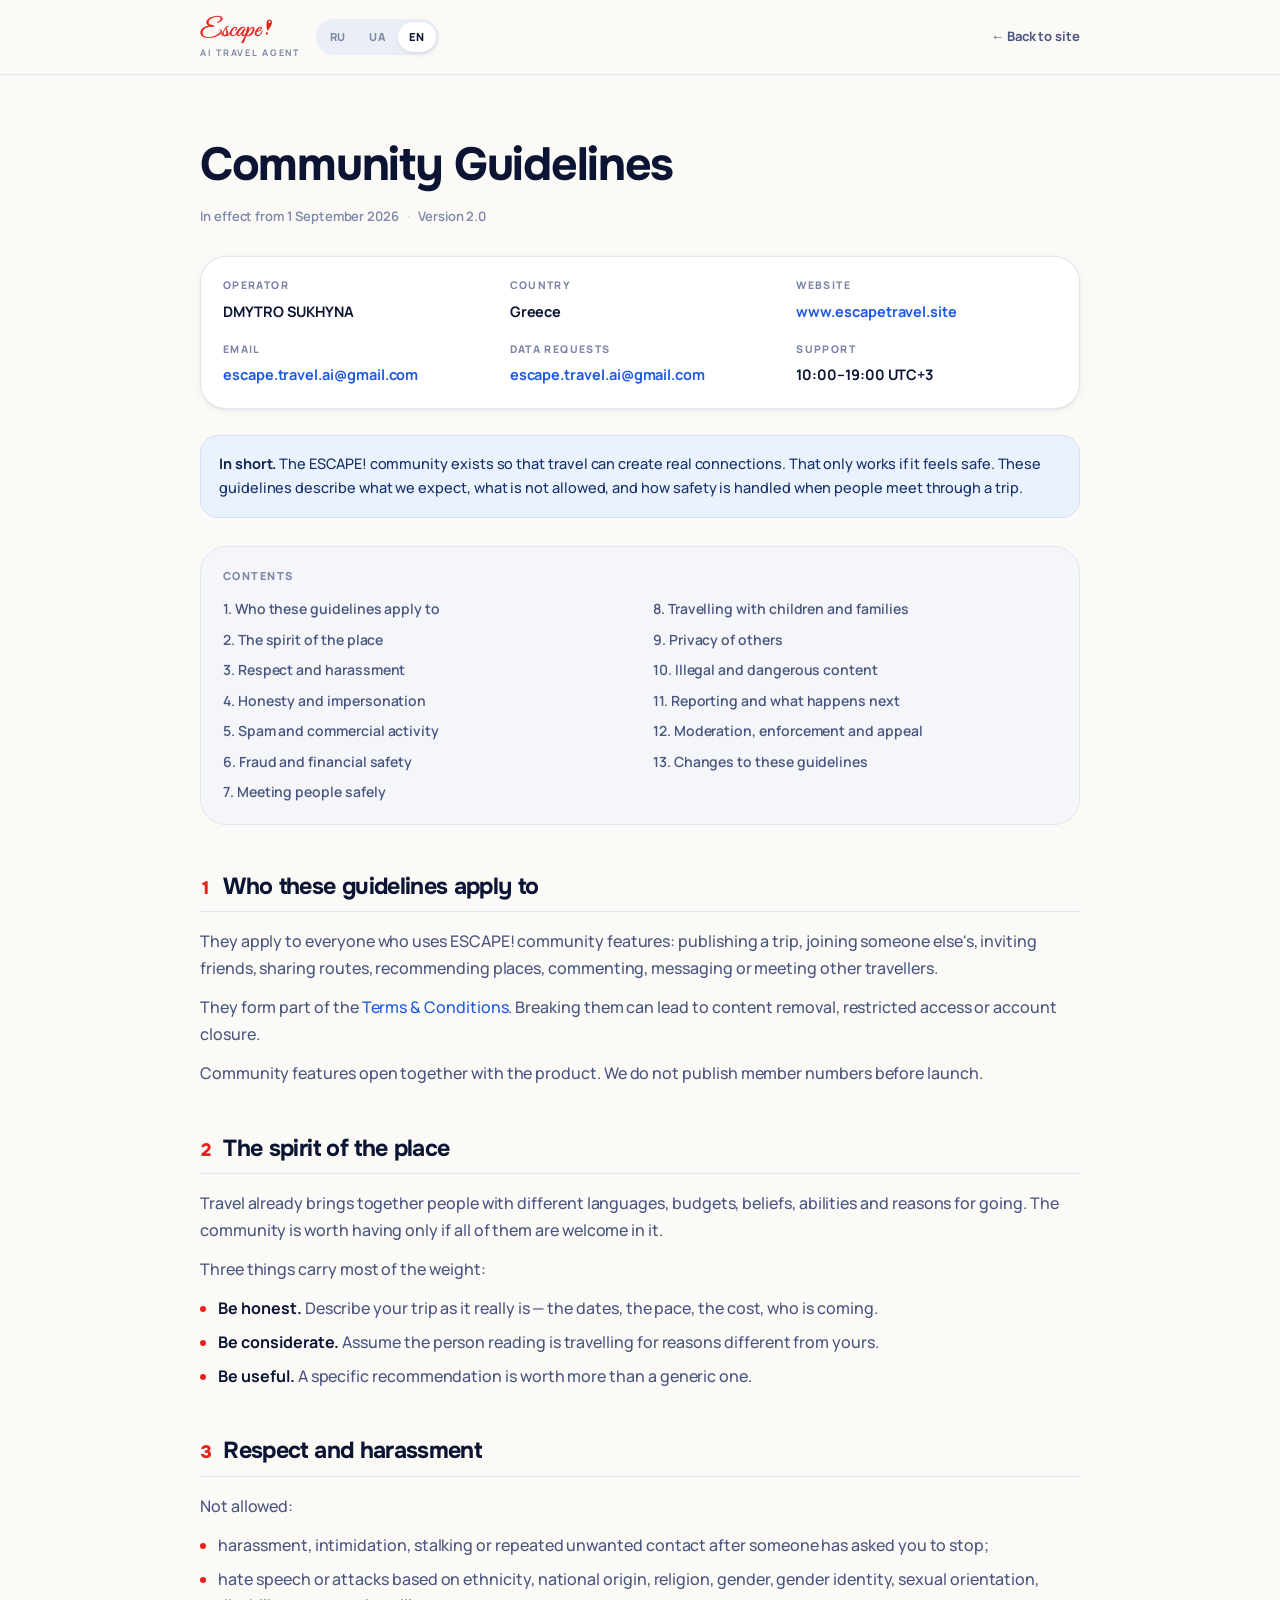
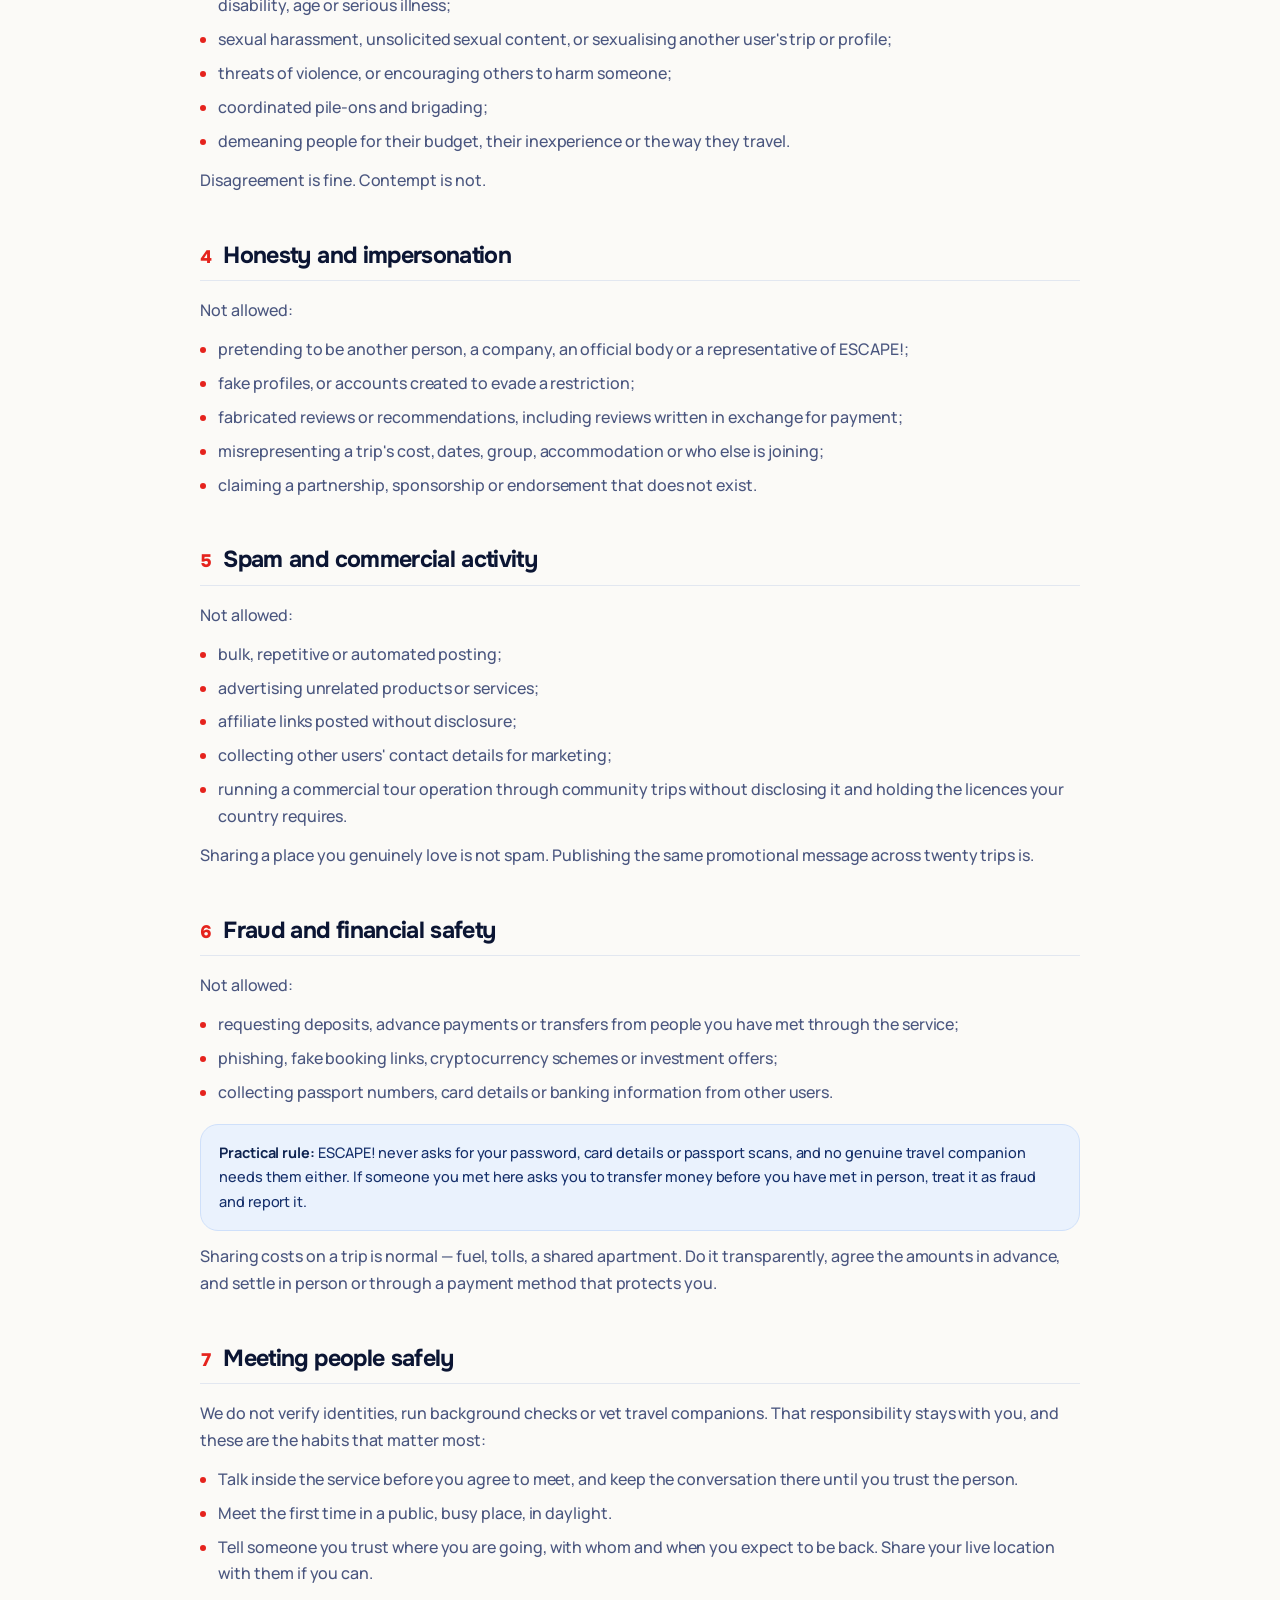
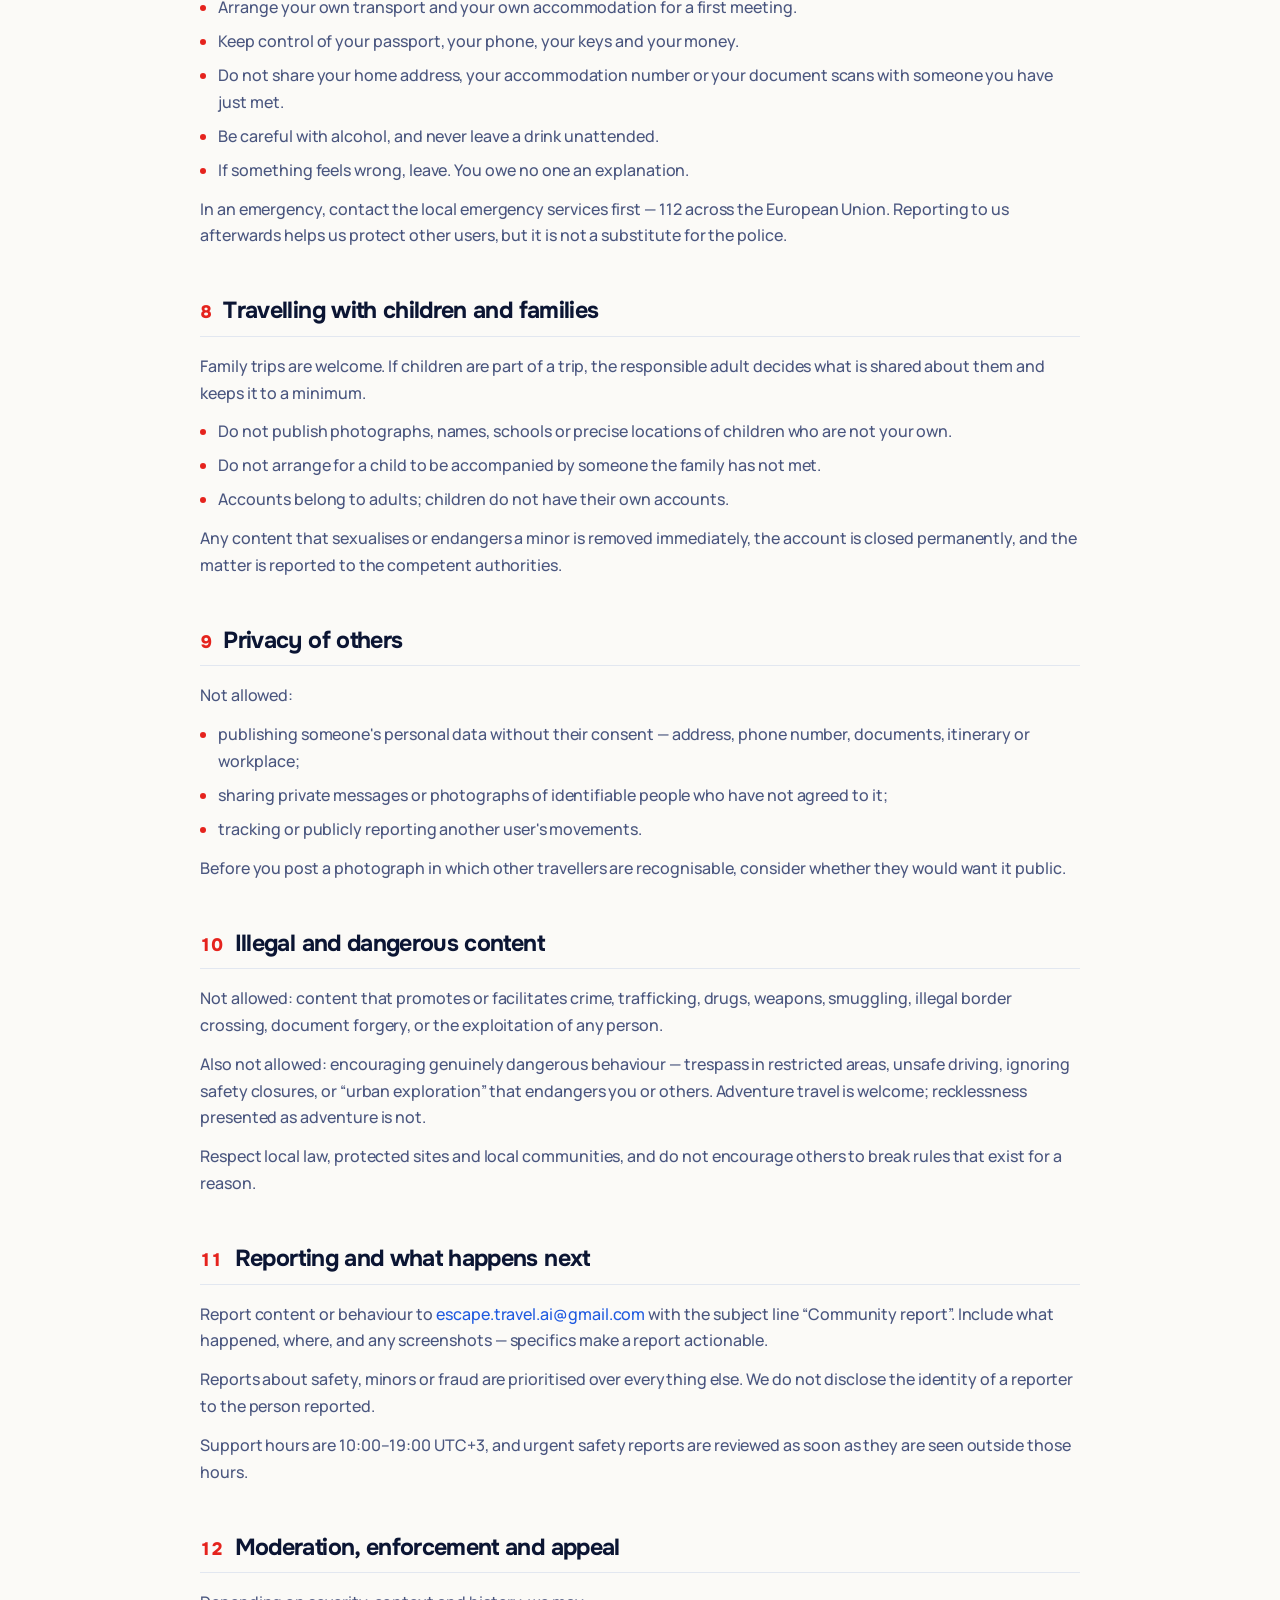
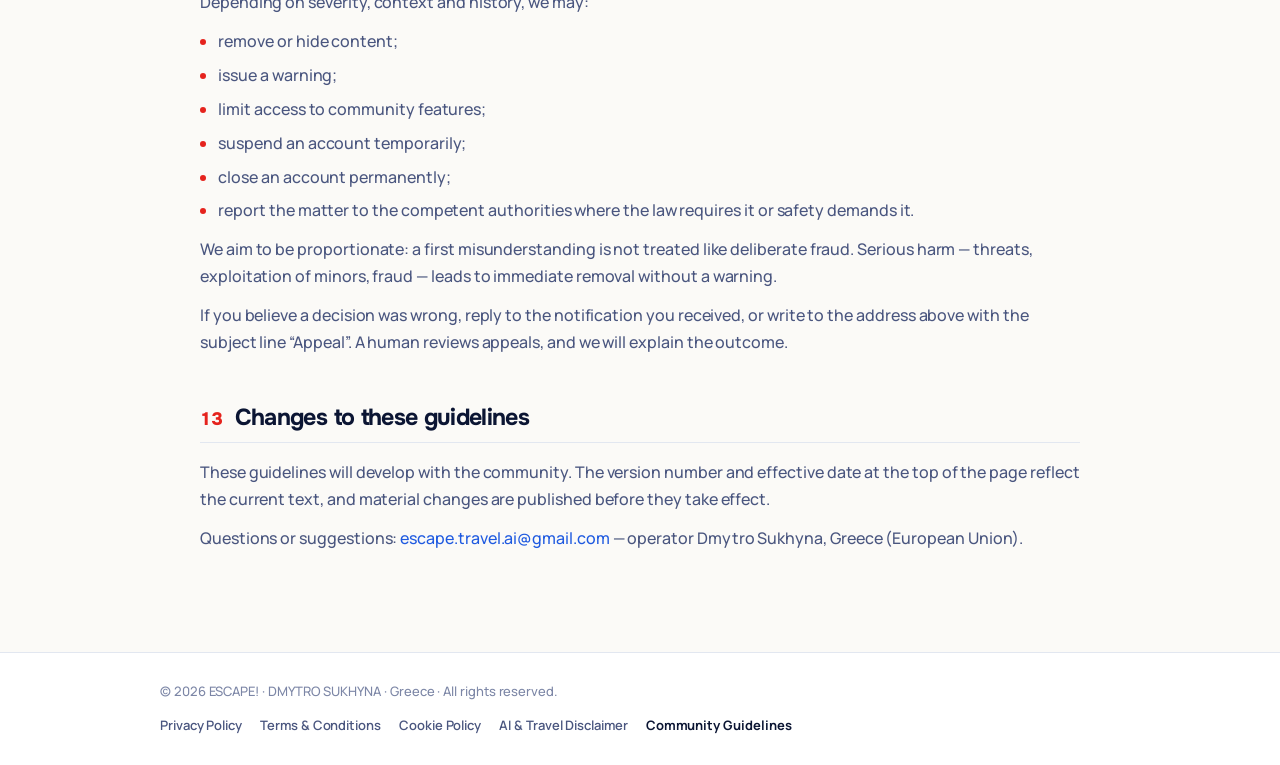
<file: community.html>
<!doctype html>
<html lang="ru">
<head>
<meta charset="utf-8">
<meta name="viewport" content="width=device-width,initial-scale=1,viewport-fit=cover">
<meta name="theme-color" content="#FBFAF7">
<title>Правила сообщества — Escape! AI Travel Agent</title>
<meta name="description" content="Правила сообщества — Escape! AI Travel Agent. Оператор: DMYTRO SUKHYNA, Греция (ЕС).">
<meta name="robots" content="index,follow">
<link rel="canonical" href="https://www.escapetravel.site/community.html">
<link rel="alternate" hreflang="ru" href="https://www.escapetravel.site/community.html?lang=ru">
<link rel="alternate" hreflang="uk" href="https://www.escapetravel.site/community.html?lang=uk">
<link rel="alternate" hreflang="en" href="https://www.escapetravel.site/community.html?lang=en">
<link rel="alternate" hreflang="x-default" href="https://www.escapetravel.site/community.html">
<meta property="og:type" content="article">
<meta property="og:site_name" content="Escape!">
<meta property="og:description" content="Правила сообщества Escape!: как мы держим совместные поездки безопасными и уважительными.">
<meta name="twitter:card" content="summary_large_image">
<meta property="og:title" content="Community Guidelines — Escape!">
<meta property="og:url" content="https://www.escapetravel.site/community.html">
<meta property="og:image" content="https://www.escapetravel.site/img/og-escape.jpg">
<link rel="icon" href="/favicon.svg" type="image/svg+xml">
<link rel="apple-touch-icon" href="/apple-touch-icon.png">
<link rel="stylesheet" href="/assets/legal.css?v=3f3526ec70">
</head>
<body data-doc="community">
<header class="top">
  <div class="top__in">
    <a class="top__brand" href="/" aria-label="Escape! — AI Travel Agent">
      <span id="brandSlot"></span>
      <small>AI Travel Agent</small>
    </a>
    <div class="langs" role="group" aria-label="Language">
      <button type="button" data-lang="ru" aria-pressed="true">RU</button>
      <button type="button" data-lang="uk" aria-pressed="false">UA</button>
      <button type="button" data-lang="en" aria-pressed="false">EN</button>
    </div>
    <a class="back" id="backLink" href="/">← На главную</a>
  </div>
</header>

<main class="wrap" id="docBody">
<h1 class="doc-h1">Правила сообщества</h1><p class="meta"><span>Действует с 1 сентября 2026 года</span><span>Редакция 2.0</span></p><div class="opbox"><div><small>Оператор</small><b>DMYTRO SUKHYNA</b></div><div><small>Страна</small><b>Греция</b></div><div><small>Сайт</small><a href="https://www.escapetravel.site">www.escapetravel.site</a></div><div><small>Email</small><a href="mailto:escape.travel.ai@gmail.com">escape.travel.ai@gmail.com</a></div><div><small>Вопросы по данным</small><a href="mailto:escape.travel.ai@gmail.com">escape.travel.ai@gmail.com</a></div><div><small>Поддержка</small><b>10:00–19:00 UTC+3</b></div></div><div class="callout" style="margin-top:26px"><b>Коротко.</b> Сообщество Escape! существует, чтобы путешествия создавали настоящие связи. Это работает только тогда, когда в нём безопасно. Здесь описано, чего мы ожидаем, что запрещено и как устроена безопасность, когда люди знакомятся ради совместной поездки.</div><nav class="toc" aria-label="Содержание"><b>Содержание</b><ol><li><a href="#s1">1. К кому относятся эти правила</a></li><li><a href="#s2">2. Дух сообщества</a></li><li><a href="#s3">3. Уважение и преследование</a></li><li><a href="#s4">4. Честность и выдача себя за другого</a></li><li><a href="#s5">5. Спам и коммерческая деятельность</a></li><li><a href="#s6">6. Мошенничество и финансовая безопасность</a></li><li><a href="#s7">7. Как безопасно знакомиться</a></li><li><a href="#s8">8. Поездки с детьми и семьями</a></li><li><a href="#s9">9. Приватность других людей</a></li><li><a href="#s10">10. Противоправный и опасный контент</a></li><li><a href="#s11">11. Как сообщить о нарушении и что будет дальше</a></li><li><a href="#s12">12. Модерация, меры и обжалование</a></li><li><a href="#s13">13. Изменения правил</a></li></ol></nav><div class="doc"><section id="s1"><h2><i>1</i><span>К кому относятся эти правила</span></h2><p>Они относятся ко всем, кто пользуется функциями сообщества ESCAPE!: публикует поездку, присоединяется к чужой, приглашает друзей, делится маршрутами, рекомендует места, комментирует, переписывается или встречается с другими путешественниками.</p><p>Правила являются частью <a href="/terms.html">Пользовательского соглашения</a>. Их нарушение может привести к удалению контента, ограничению доступа или закрытию аккаунта.</p><p>Функции сообщества откроются вместе с продуктом. Количество участников до запуска мы не публикуем.</p></section><section id="s2"><h2><i>2</i><span>Дух сообщества</span></h2><p>Путешествия и без нас сводят вместе людей с разными языками, бюджетами, убеждениями, возможностями и причинами поехать. Сообщество имеет смысл, только если в нём есть место всем им.</p><p>Основное держится на трёх вещах:</p><ul><li><strong>Будьте честны.</strong> Описывайте поездку такой, какая она есть: даты, темп, стоимость, состав участников.</li><li><strong>Будьте внимательны.</strong> Исходите из того, что человек напротив путешествует по другим причинам, чем вы.</li><li><strong>Будьте полезны.</strong> Конкретная рекомендация стоит больше, чем общая.</li></ul></section><section id="s3"><h2><i>3</i><span>Уважение и преследование</span></h2><p>Запрещено:</p><ul><li>преследование, запугивание, слежка и настойчивые контакты после просьбы прекратить;</li><li>язык вражды и нападки по признаку этнической принадлежности, происхождения, религии, пола, гендерной идентичности, сексуальной ориентации, инвалидности, возраста или тяжёлой болезни;</li><li>сексуальные домогательства, нежелательный контент сексуального характера и сексуализация чужой поездки или профиля;</li><li>угрозы насилием и призывы навредить кому-либо;</li><li>скоординированная травля;</li><li>унижение людей за бюджет, неопытность или манеру путешествовать.</li></ul><p>Спорить нормально. Презирать — нет.</p></section><section id="s4"><h2><i>4</i><span>Честность и выдача себя за другого</span></h2><p>Запрещено:</p><ul><li>выдавать себя за другого человека, компанию, официальный орган или представителя ESCAPE!;</li><li>создавать фейковые профили и аккаунты для обхода ограничений;</li><li>публиковать выдуманные отзывы и рекомендации, включая отзывы за вознаграждение;</li><li>искажать стоимость, даты, состав группы, условия проживания или список участников поездки;</li><li>заявлять о партнёрстве, спонсорстве или одобрении, которых не существует.</li></ul></section><section id="s5"><h2><i>5</i><span>Спам и коммерческая деятельность</span></h2><p>Запрещено:</p><ul><li>массовые, повторяющиеся и автоматизированные публикации;</li><li>реклама товаров и услуг, не связанных с поездками;</li><li>партнёрские ссылки без раскрытия их характера;</li><li>сбор контактов других пользователей для маркетинга;</li><li>ведение коммерческой туроператорской деятельности через поездки сообщества без раскрытия этого факта и без лицензий, которых требует ваша страна.</li></ul><p>Рассказать о месте, которое вы искренне любите, — не спам. Разослать одно и то же рекламное сообщение в двадцать поездок — спам.</p></section><section id="s6"><h2><i>6</i><span>Мошенничество и финансовая безопасность</span></h2><p>Запрещено:</p><ul><li>просить предоплату, депозит или перевод у людей, с которыми вы познакомились через сервис;</li><li>фишинг, поддельные ссылки на бронирование, криптосхемы и инвестиционные предложения;</li><li>собирать у других пользователей номера паспортов, данные карт и банковские реквизиты.</li></ul><div class="callout"><b>Практическое правило:</b> Escape! никогда не спрашивает ваш пароль, данные карты и сканы паспорта — и настоящему попутчику они тоже не нужны. Если человек, с которым вы познакомились здесь, просит перевести деньги до личной встречи, считайте это мошенничеством и сообщите нам.</div><p>Делить расходы в поездке — нормально: топливо, платные дороги, общая квартира. Делайте это прозрачно, договаривайтесь о суммах заранее и рассчитывайтесь лично или способом, который вас защищает.</p></section><section id="s7"><h2><i>7</i><span>Как безопасно знакомиться</span></h2><p>Мы не проверяем личности, не проводим проверок биографии и не верифицируем попутчиков. Эта ответственность остаётся на вас, и вот привычки, которые важнее всего:</p><ul><li>Общайтесь внутри сервиса, прежде чем соглашаться на встречу, и оставайтесь там, пока не начнёте доверять человеку.</li><li>Первая встреча — в людном общественном месте и при свете дня.</li><li>Сообщите близкому человеку, куда вы идёте, с кем и когда планируете вернуться. По возможности поделитесь с ним геолокацией.</li><li>На первую встречу добирайтесь своим транспортом и живите отдельно.</li><li>Держите при себе паспорт, телефон, ключи и деньги.</li><li>Не сообщайте домашний адрес, номер вашего жилья и сканы документов человеку, с которым только познакомились.</li><li>Осторожнее с алкоголем и не оставляйте напиток без присмотра.</li><li>Если что-то настораживает — уходите. Объяснений вы никому не должны.</li></ul><p>В экстренной ситуации в первую очередь обращайтесь в местные экстренные службы — по всему Европейскому союзу это 112. Сообщение нам постфактум помогает защитить других пользователей, но не заменяет обращения в полицию.</p></section><section id="s8"><h2><i>8</i><span>Поездки с детьми и семьями</span></h2><p>Семейным поездкам мы рады. Если в поездке участвуют дети, ответственный взрослый решает, что о них сообщать, и ограничивает это минимумом.</p><ul><li>Не публикуйте фотографии, имена, школы и точные адреса чужих детей.</li><li>Не договаривайтесь о сопровождении ребёнка человеком, с которым семья не знакома лично.</li><li>Аккаунты принадлежат взрослым; у детей собственных аккаунтов нет.</li></ul><p>Любой контент, сексуализирующий несовершеннолетнего или создающий для него опасность, удаляется немедленно, аккаунт закрывается навсегда, а информация передаётся компетентным органам.</p></section><section id="s9"><h2><i>9</i><span>Приватность других людей</span></h2><p>Запрещено:</p><ul><li>публиковать чужие персональные данные без согласия — адрес, телефон, документы, маршрут или место работы;</li><li>публиковать личную переписку и фотографии узнаваемых людей, которые на это не согласились;</li><li>отслеживать и публично сообщать о перемещениях другого пользователя.</li></ul><p>Прежде чем выложить фотографию, на которой узнаваемы другие путешественники, подумайте, хотели бы они этого.</p></section><section id="s10"><h2><i>10</i><span>Противоправный и опасный контент</span></h2><p>Запрещён контент, который продвигает или облегчает преступления, торговлю людьми, наркотики, оружие, контрабанду, незаконное пересечение границы, подделку документов и эксплуатацию людей.</p><p>Также запрещены призывы к по-настоящему опасному поведению: проникновению на закрытые территории, опасному вождению, игнорированию закрытий по соображениям безопасности и «городским исследованиям», угрожающим вам или окружающим. Приключенческие путешествия мы приветствуем; безрассудство, выдаваемое за приключение, — нет.</p><p>Уважайте местные законы, охраняемые объекты и местных жителей и не побуждайте других нарушать правила, которые существуют не просто так.</p></section><section id="s11"><h2><i>11</i><span>Как сообщить о нарушении и что будет дальше</span></h2><p>Сообщайте о контенте или поведении на <a href="mailto:escape.travel.ai@gmail.com">escape.travel.ai@gmail.com</a> с темой письма «Community report». Опишите, что произошло и где, приложите скриншоты — конкретика делает обращение рабочим.</p><p>Сообщения о безопасности, несовершеннолетних и мошенничестве рассматриваются в первую очередь. Личность заявителя мы не раскрываем тому, на кого он пожаловался.</p><p>Часы поддержки — 10:00–19:00 UTC+3; срочные сообщения о безопасности рассматриваются сразу, как только их увидят, и вне этих часов.</p></section><section id="s12"><h2><i>12</i><span>Модерация, меры и обжалование</span></h2><p>В зависимости от тяжести, контекста и истории мы можем:</p><ul><li>удалить или скрыть контент;</li><li>вынести предупреждение;</li><li>ограничить доступ к функциям сообщества;</li><li>временно приостановить аккаунт;</li><li>закрыть аккаунт навсегда;</li><li>передать информацию компетентным органам, когда этого требует закон или безопасность.</li></ul><p>Мы стремимся к соразмерности: первое недоразумение — не то же самое, что умышленное мошенничество. При серьёзном вреде — угрозах, эксплуатации несовершеннолетних, мошенничестве — контент удаляется немедленно и без предупреждения.</p><p>Если вы считаете решение ошибочным, ответьте на полученное уведомление или напишите на адрес выше с темой «Appeal». Обжалование рассматривает человек, и мы объясним результат.</p></section><section id="s13"><h2><i>13</i><span>Изменения правил</span></h2><p>Правила будут развиваться вместе с сообществом. Номер редакции и дата вверху страницы соответствуют действующему тексту, а существенные изменения публикуются до вступления в силу.</p><p>Вопросы и предложения: <a href="mailto:escape.travel.ai@gmail.com">escape.travel.ai@gmail.com</a> — оператор DMYTRO SUKHYNA, Греция (Европейский союз).</p></section></div>
</main>

<footer class="foot">
  <div class="foot__in">
    <span id="footNote"></span>
    <nav class="foot__links" id="footLinks" aria-label="Legal"></nav>
  </div>
</footer>

<script src="/assets/legal-docs.js?v=53e0c8d4f2"></script>
<script src="/assets/legal.js?v=e5ea0007ac"></script>
</body>
</html>
</file>
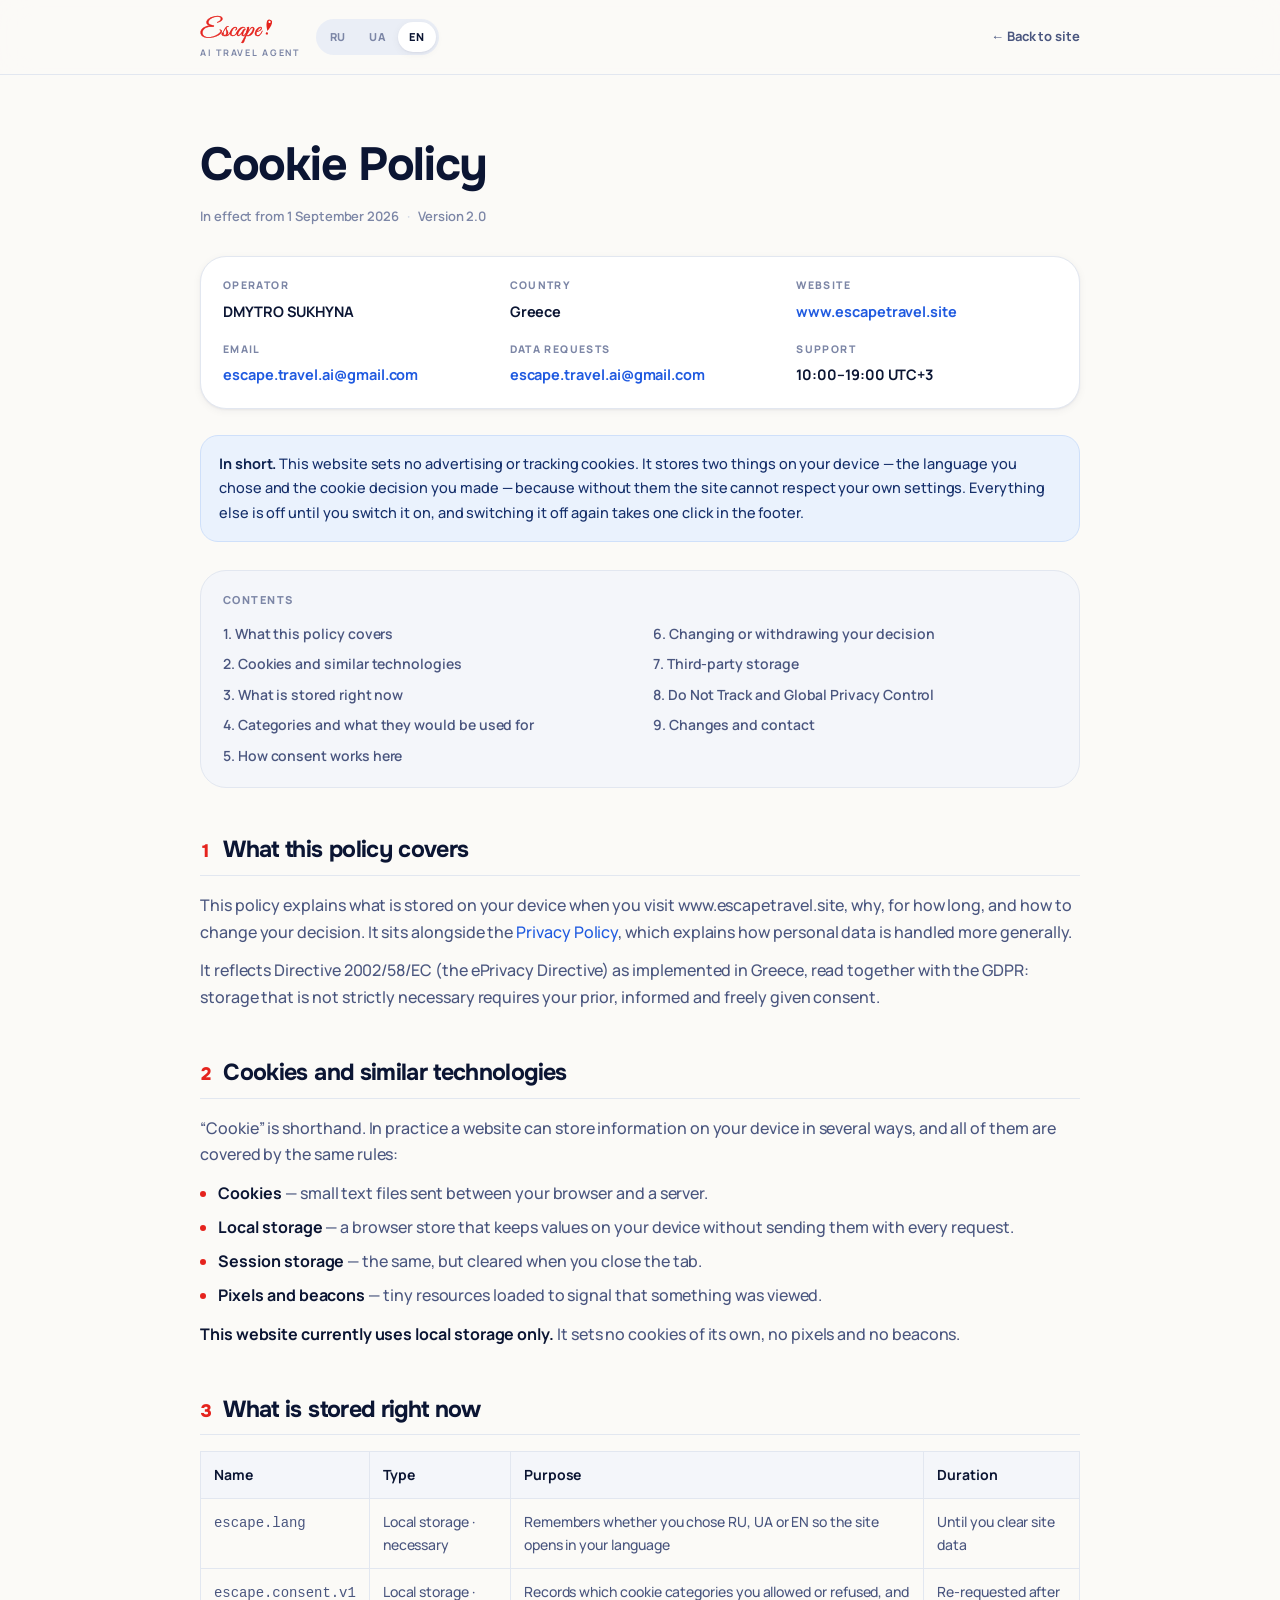
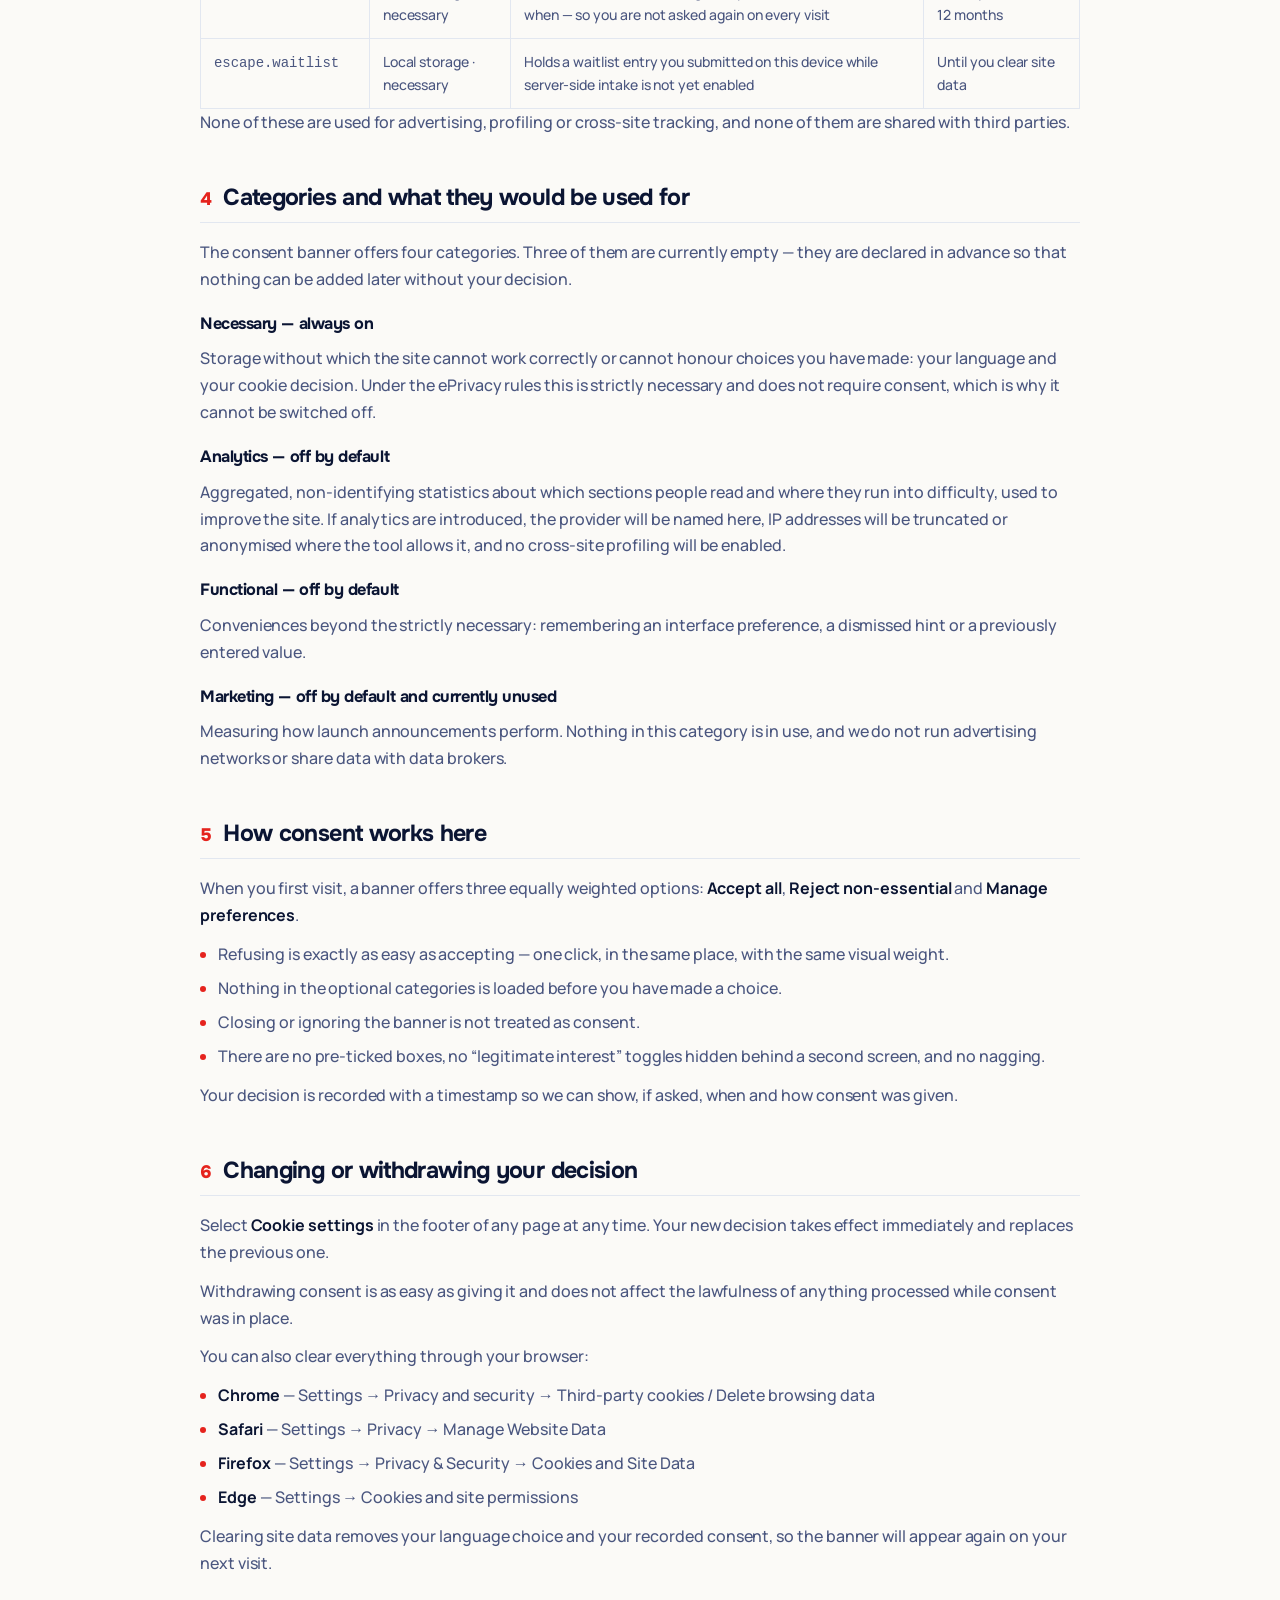
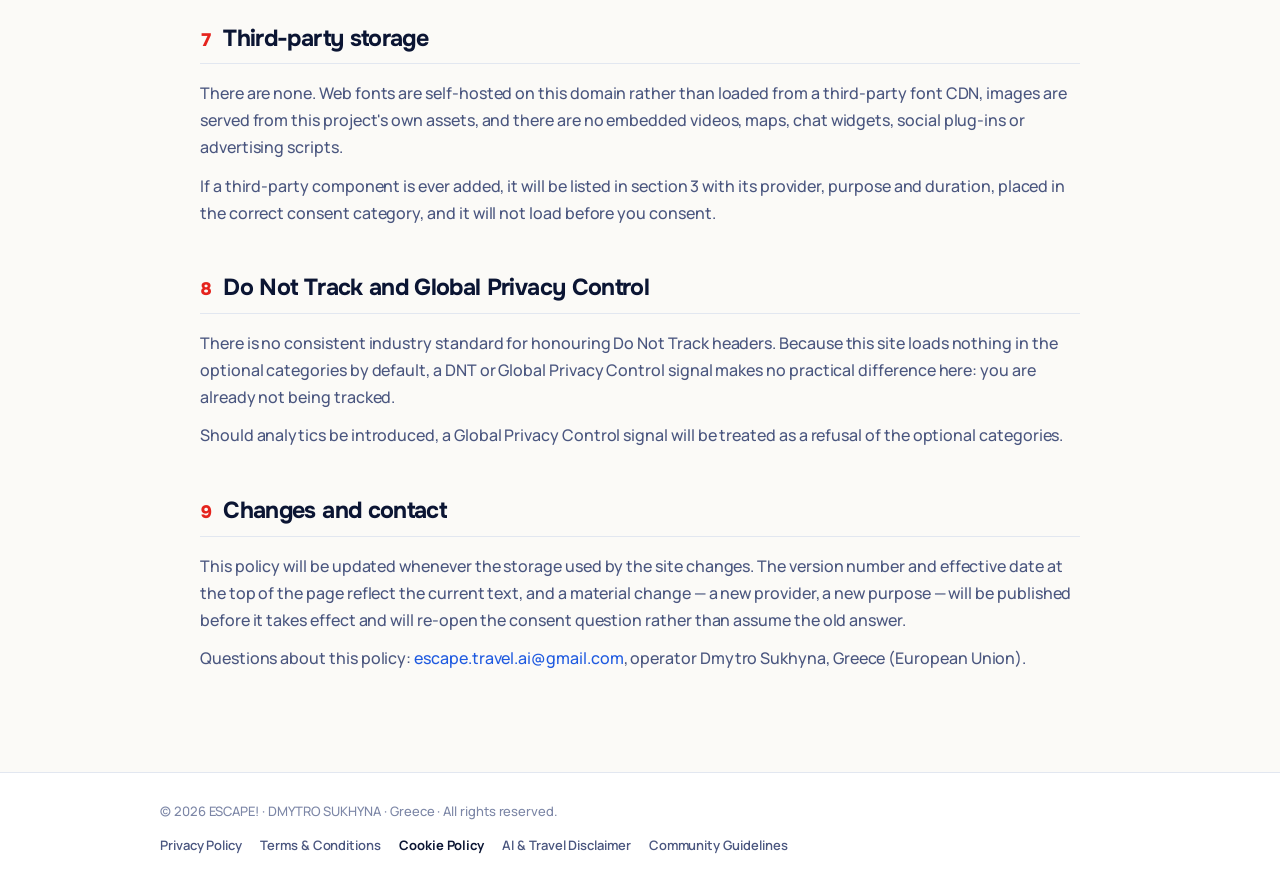
<file: cookies.html>
<!doctype html>
<html lang="ru">
<head>
<meta charset="utf-8">
<meta name="viewport" content="width=device-width,initial-scale=1,viewport-fit=cover">
<meta name="theme-color" content="#FBFAF7">
<title>Политика cookie — Escape! AI Travel Agent</title>
<meta name="description" content="Политика cookie — Escape! AI Travel Agent. Оператор: DMYTRO SUKHYNA, Греция (ЕС).">
<meta name="robots" content="index,follow">
<link rel="canonical" href="https://www.escapetravel.site/cookies.html">
<link rel="alternate" hreflang="ru" href="https://www.escapetravel.site/cookies.html?lang=ru">
<link rel="alternate" hreflang="uk" href="https://www.escapetravel.site/cookies.html?lang=uk">
<link rel="alternate" hreflang="en" href="https://www.escapetravel.site/cookies.html?lang=en">
<link rel="alternate" hreflang="x-default" href="https://www.escapetravel.site/cookies.html">
<meta property="og:type" content="article">
<meta property="og:site_name" content="Escape!">
<meta property="og:description" content="Какие данные Escape! хранит в вашем браузере, зачем и как отказаться — без тёмных паттернов.">
<meta name="twitter:card" content="summary_large_image">
<meta property="og:title" content="Cookie Policy — Escape!">
<meta property="og:url" content="https://www.escapetravel.site/cookies.html">
<meta property="og:image" content="https://www.escapetravel.site/img/og-escape.jpg">
<link rel="icon" href="/favicon.svg" type="image/svg+xml">
<link rel="apple-touch-icon" href="/apple-touch-icon.png">
<link rel="stylesheet" href="/assets/legal.css?v=3f3526ec70">
</head>
<body data-doc="cookies">
<header class="top">
  <div class="top__in">
    <a class="top__brand" href="/" aria-label="Escape! — AI Travel Agent">
      <span id="brandSlot"></span>
      <small>AI Travel Agent</small>
    </a>
    <div class="langs" role="group" aria-label="Language">
      <button type="button" data-lang="ru" aria-pressed="true">RU</button>
      <button type="button" data-lang="uk" aria-pressed="false">UA</button>
      <button type="button" data-lang="en" aria-pressed="false">EN</button>
    </div>
    <a class="back" id="backLink" href="/">← На главную</a>
  </div>
</header>

<main class="wrap" id="docBody">
<h1 class="doc-h1">Политика cookie</h1><p class="meta"><span>Действует с 1 сентября 2026 года</span><span>Редакция 2.0</span></p><div class="opbox"><div><small>Оператор</small><b>DMYTRO SUKHYNA</b></div><div><small>Страна</small><b>Греция</b></div><div><small>Сайт</small><a href="https://www.escapetravel.site">www.escapetravel.site</a></div><div><small>Email</small><a href="mailto:escape.travel.ai@gmail.com">escape.travel.ai@gmail.com</a></div><div><small>Вопросы по данным</small><a href="mailto:escape.travel.ai@gmail.com">escape.travel.ai@gmail.com</a></div><div><small>Поддержка</small><b>10:00–19:00 UTC+3</b></div></div><div class="callout" style="margin-top:26px"><b>Коротко.</b> Сайт не устанавливает рекламных и отслеживающих cookie. На вашем устройстве он хранит две вещи — выбранный язык и ваше решение по cookie, — потому что без них сайт не сможет уважать ваши же настройки. Всё остальное выключено, пока вы это не включите, а выключить обратно можно одним нажатием в подвале страницы.</div><nav class="toc" aria-label="Содержание"><b>Содержание</b><ol><li><a href="#s1">1. О чём эта политика</a></li><li><a href="#s2">2. Cookie и схожие технологии</a></li><li><a href="#s3">3. Что хранится прямо сейчас</a></li><li><a href="#s4">4. Категории и для чего они предназначены</a></li><li><a href="#s5">5. Как здесь устроено согласие</a></li><li><a href="#s6">6. Как изменить или отозвать решение</a></li><li><a href="#s7">7. Стороннее хранение</a></li><li><a href="#s8">8. Do Not Track и Global Privacy Control</a></li><li><a href="#s9">9. Изменения и контакты</a></li></ol></nav><div class="doc"><section id="s1"><h2><i>1</i><span>О чём эта политика</span></h2><p>Здесь описано, что сохраняется на вашем устройстве при посещении www.escapetravel.site, зачем, на какой срок и как изменить решение. Политика дополняет <a href="/privacy.html">Политику конфиденциальности</a>, где обработка персональных данных описана шире.</p><p>Она отражает Директиву 2002/58/EC (ePrivacy) в редакции, действующей в Греции, во взаимосвязи с GDPR: хранение, не являющееся строго необходимым, требует вашего предварительного, информированного и свободно данного согласия.</p></section><section id="s2"><h2><i>2</i><span>Cookie и схожие технологии</span></h2><p>«Cookie» — это сокращение. На практике сайт может сохранять данные на устройстве несколькими способами, и ко всем применяются одни и те же правила:</p><ul><li><strong>Cookie</strong> — небольшие текстовые файлы, которыми обмениваются браузер и сервер.</li><li><strong>Локальное хранилище (localStorage)</strong> — хранилище браузера, которое держит значения на устройстве и не отправляет их с каждым запросом.</li><li><strong>Сессионное хранилище</strong> — то же самое, но очищается при закрытии вкладки.</li><li><strong>Пиксели и маяки</strong> — крохотные ресурсы, загрузка которых сигнализирует о просмотре.</li></ul><p><strong>Сейчас сайт использует только локальное хранилище.</strong> Он не устанавливает собственных cookie, не использует пиксели и маяки.</p></section><section id="s3"><h2><i>3</i><span>Что хранится прямо сейчас</span></h2><table><thead><tr><th>Имя</th><th>Тип</th><th>Назначение</th><th>Срок</th></tr></thead><tbody><tr><td><code>escape.lang</code></td><td>localStorage · необходимое</td><td>Запоминает, выбрали ли вы RU, UA или EN, чтобы сайт открывался на вашем языке</td><td>До очистки данных сайта</td></tr><tr><td><code>escape.consent.v1</code></td><td>localStorage · необходимое</td><td>Фиксирует, какие категории вы разрешили или отклонили и когда, — чтобы не спрашивать при каждом визите</td><td>Запрашивается заново через 12 месяцев</td></tr><tr><td><code>escape.waitlist</code></td><td>localStorage · необходимое</td><td>Хранит черновик заявки, заполненной на этом устройстве, пока вы не отправили её письмом</td><td>До очистки данных сайта</td></tr></tbody></table><p>Ничто из перечисленного не используется для рекламы, профилирования или межсайтового отслеживания и не передаётся третьим лицам.</p></section><section id="s4"><h2><i>4</i><span>Категории и для чего они предназначены</span></h2><p>Баннер согласия предлагает четыре категории. Три из них сейчас пусты — они объявлены заранее, чтобы позже ничего нельзя было добавить без вашего решения.</p><h3>Необходимые — всегда включены</h3><p>Хранение, без которого сайт не работает корректно или не может соблюсти сделанный вами выбор: язык и решение по cookie. По правилам ePrivacy это строго необходимо и не требует согласия — поэтому и не отключается.</p><h3>Аналитика — выключена по умолчанию</h3><p>Агрегированная обезличенная статистика о том, какие разделы читают и где возникают сложности; служит для улучшения сайта. Если аналитика появится, здесь будет указан провайдер, IP-адреса будут усечены или обезличены там, где инструмент это позволяет, а межсайтовое профилирование включаться не будет.</p><h3>Функциональные — выключены по умолчанию</h3><p>Удобства сверх строго необходимого: запоминание настройки интерфейса, скрытой подсказки или ранее введённого значения.</p><h3>Маркетинговые — выключены и сейчас не используются</h3><p>Оценка того, как работают сообщения о запуске. В этой категории ничего не используется; мы не работаем с рекламными сетями и не передаём данные брокерам данных.</p></section><section id="s5"><h2><i>5</i><span>Как здесь устроено согласие</span></h2><p>При первом визите баннер предлагает три равнозначных варианта: <strong>Принять все</strong>, <strong>Отклонить необязательные</strong> и <strong>Настроить</strong>.</p><ul><li>Отказаться ровно так же просто, как согласиться: одно нажатие, в том же месте, с той же визуальной значимостью.</li><li>Ничего из необязательных категорий не загружается до того, как вы сделаете выбор.</li><li>Закрытие или игнорирование баннера не считается согласием.</li><li>Нет заранее отмеченных галочек, нет переключателей «законного интереса», спрятанных на втором экране, и нет назойливых повторов.</li></ul><p>Ваше решение сохраняется с отметкой времени, чтобы при необходимости можно было показать, когда и как согласие было дано.</p></section><section id="s6"><h2><i>6</i><span>Как изменить или отозвать решение</span></h2><p>Выберите <strong>Настройки cookie</strong> в подвале любой страницы. Новое решение вступает в силу немедленно и заменяет предыдущее.</p><p>Отозвать согласие так же просто, как дать его; отзыв не влияет на законность обработки, совершённой в период его действия.</p><p>Всё можно очистить и через браузер:</p><ul><li><strong>Chrome</strong> — Настройки → Конфиденциальность и безопасность → Файлы cookie / Удаление данных о работе в браузере</li><li><strong>Safari</strong> — Настройки → Конфиденциальность → Управление данными сайтов</li><li><strong>Firefox</strong> — Настройки → Приватность и защита → Куки и данные сайтов</li><li><strong>Edge</strong> — Настройки → Файлы cookie и разрешения сайтов</li></ul><p>Очистка данных сайта удаляет выбранный язык и сохранённое согласие, поэтому при следующем визите баннер появится снова.</p></section><section id="s7"><h2><i>7</i><span>Стороннее хранение</span></h2><p>Его нет. Веб-шрифты размещены на этом же домене, а не загружаются со стороннего шрифтового CDN; изображения раздаются из ресурсов проекта. На сайте нет встроенных видео, карт, чат-виджетов, социальных плагинов и рекламных скриптов.</p><p>Если сторонний компонент когда-нибудь появится, он будет указан в разделе 3 с провайдером, назначением и сроком, отнесён к правильной категории согласия и не будет загружаться до вашего согласия.</p></section><section id="s8"><h2><i>8</i><span>Do Not Track и Global Privacy Control</span></h2><p>Единого отраслевого стандарта обработки заголовка Do Not Track не существует. Поскольку сайт по умолчанию ничего не загружает из необязательных категорий, сигнал DNT или Global Privacy Control не меняет здесь ничего практически: вас и так не отслеживают.</p><p>Если аналитика появится, сигнал Global Privacy Control будет расцениваться как отказ от необязательных категорий.</p></section><section id="s9"><h2><i>9</i><span>Изменения и контакты</span></h2><p>Политика будет обновляться всякий раз, когда изменится состав хранимого сайтом. Номер редакции и дата вверху страницы соответствуют действующему тексту, а существенное изменение — новый провайдер, новая цель — публикуется до вступления в силу и заново открывает вопрос о согласии, а не опирается на прежний ответ.</p><p>Вопросы: <a href="mailto:escape.travel.ai@gmail.com">escape.travel.ai@gmail.com</a>, оператор DMYTRO SUKHYNA, Греция (Европейский союз).</p></section></div>
</main>

<footer class="foot">
  <div class="foot__in">
    <span id="footNote"></span>
    <nav class="foot__links" id="footLinks" aria-label="Legal"></nav>
  </div>
</footer>

<script src="/assets/legal-docs.js?v=53e0c8d4f2"></script>
<script src="/assets/legal.js?v=e5ea0007ac"></script>
</body>
</html>
</file>
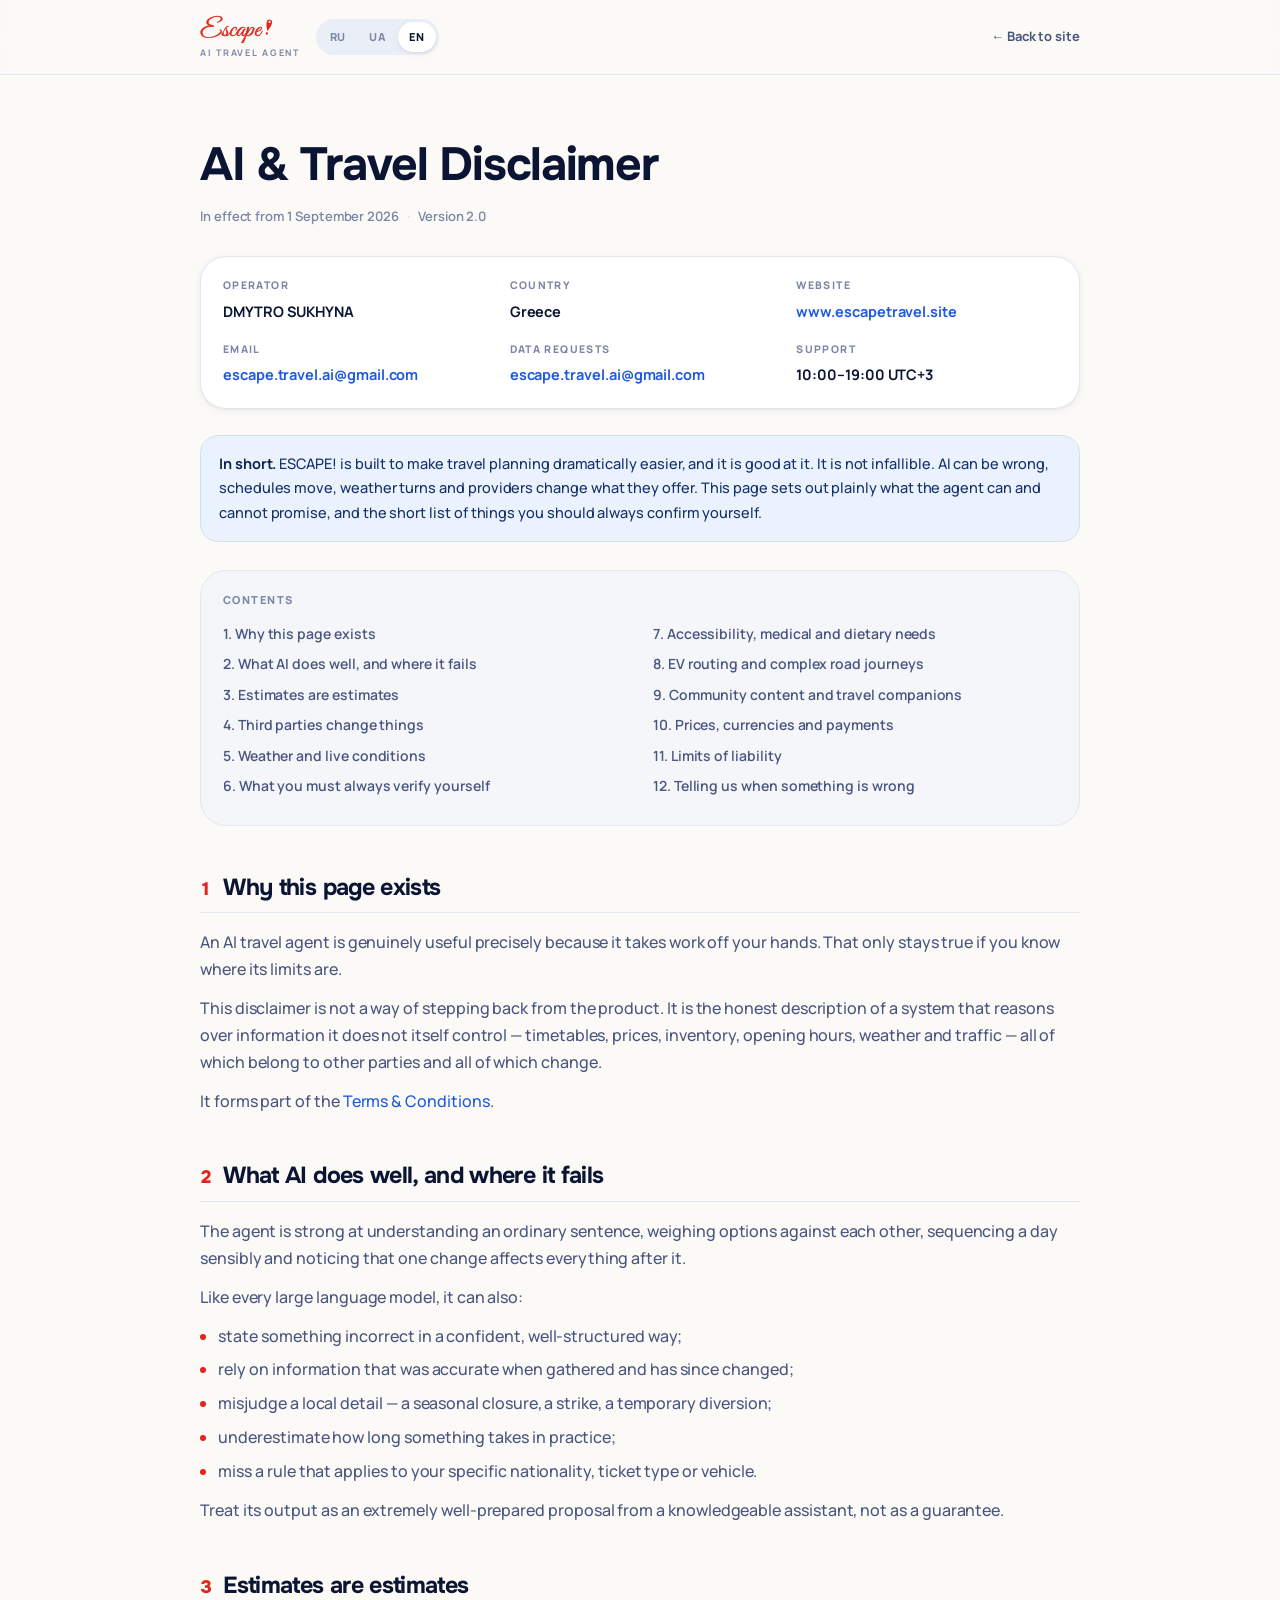
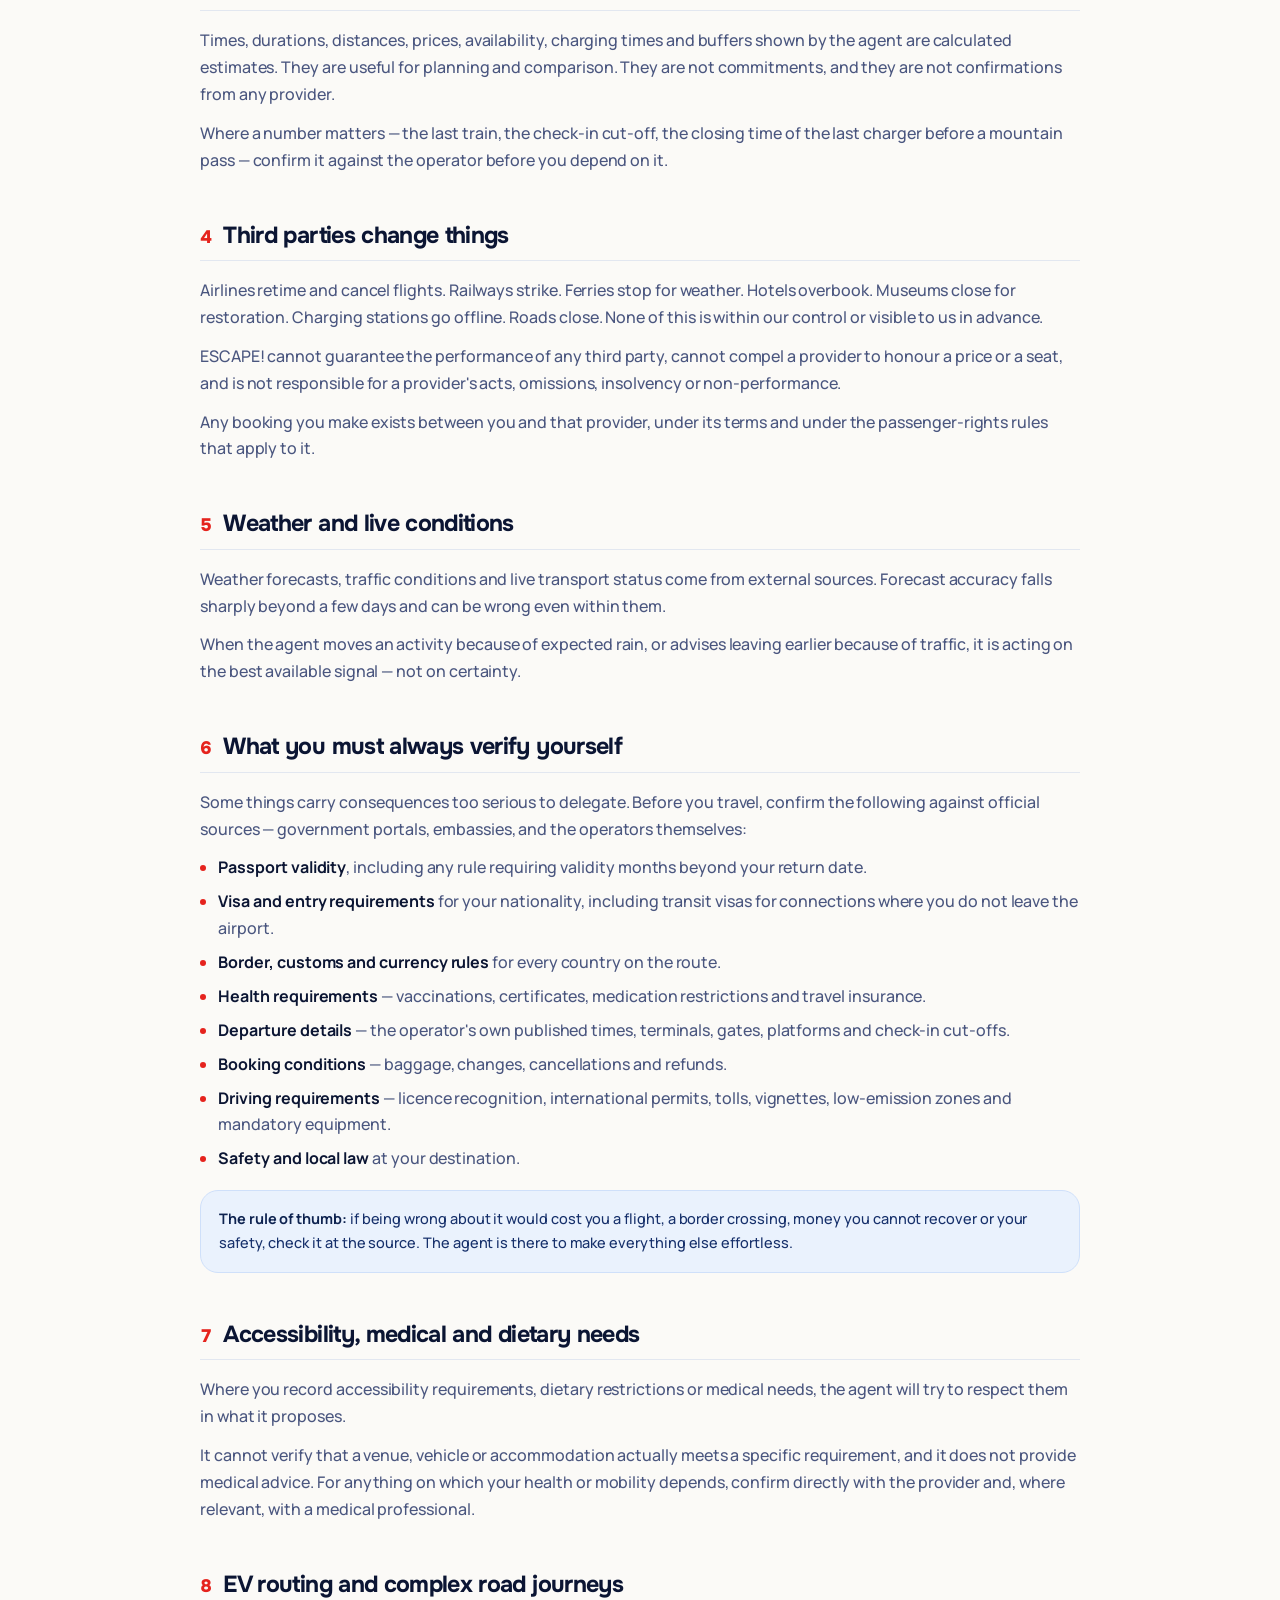
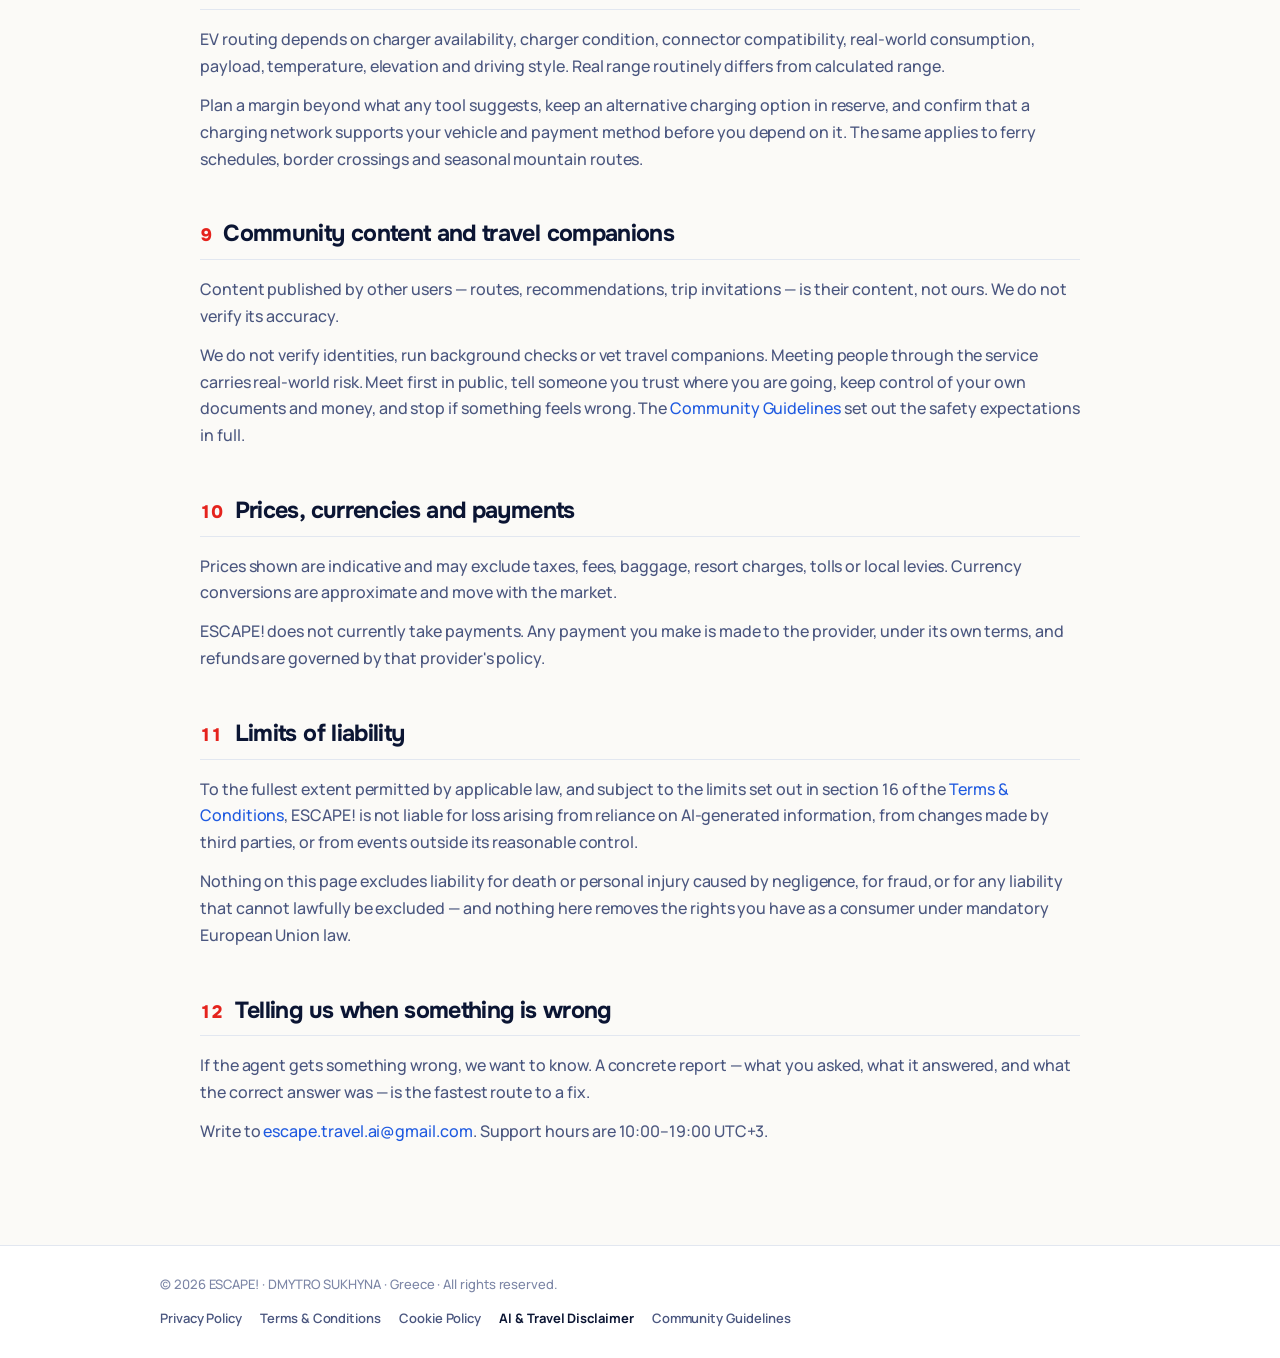
<file: disclaimer.html>
<!doctype html>
<html lang="ru">
<head>
<meta charset="utf-8">
<meta name="viewport" content="width=device-width,initial-scale=1,viewport-fit=cover">
<meta name="theme-color" content="#FBFAF7">
<title>AI и travel-оговорка — Escape! AI Travel Agent</title>
<meta name="description" content="AI и travel-оговорка — Escape! AI Travel Agent. Оператор: DMYTRO SUKHYNA, Греция (ЕС).">
<meta name="robots" content="index,follow">
<link rel="canonical" href="https://www.escapetravel.site/disclaimer.html">
<link rel="alternate" hreflang="ru" href="https://www.escapetravel.site/disclaimer.html?lang=ru">
<link rel="alternate" hreflang="uk" href="https://www.escapetravel.site/disclaimer.html?lang=uk">
<link rel="alternate" hreflang="en" href="https://www.escapetravel.site/disclaimer.html?lang=en">
<link rel="alternate" hreflang="x-default" href="https://www.escapetravel.site/disclaimer.html">
<meta property="og:type" content="article">
<meta property="og:site_name" content="Escape!">
<meta property="og:description" content="Пределы того, на что можно полагаться: AI ошибается, а Escape! не перевозчик и не отель.">
<meta name="twitter:card" content="summary_large_image">
<meta property="og:title" content="AI & Travel Disclaimer — Escape!">
<meta property="og:url" content="https://www.escapetravel.site/disclaimer.html">
<meta property="og:image" content="https://www.escapetravel.site/img/og-escape.jpg">
<link rel="icon" href="/favicon.svg" type="image/svg+xml">
<link rel="apple-touch-icon" href="/apple-touch-icon.png">
<link rel="stylesheet" href="/assets/legal.css?v=3f3526ec70">
</head>
<body data-doc="disclaimer">
<header class="top">
  <div class="top__in">
    <a class="top__brand" href="/" aria-label="Escape! — AI Travel Agent">
      <span id="brandSlot"></span>
      <small>AI Travel Agent</small>
    </a>
    <div class="langs" role="group" aria-label="Language">
      <button type="button" data-lang="ru" aria-pressed="true">RU</button>
      <button type="button" data-lang="uk" aria-pressed="false">UA</button>
      <button type="button" data-lang="en" aria-pressed="false">EN</button>
    </div>
    <a class="back" id="backLink" href="/">← На главную</a>
  </div>
</header>

<main class="wrap" id="docBody">
<h1 class="doc-h1">AI и travel-оговорка</h1><p class="meta"><span>Действует с 1 сентября 2026 года</span><span>Редакция 2.0</span></p><div class="opbox"><div><small>Оператор</small><b>DMYTRO SUKHYNA</b></div><div><small>Страна</small><b>Греция</b></div><div><small>Сайт</small><a href="https://www.escapetravel.site">www.escapetravel.site</a></div><div><small>Email</small><a href="mailto:escape.travel.ai@gmail.com">escape.travel.ai@gmail.com</a></div><div><small>Вопросы по данным</small><a href="mailto:escape.travel.ai@gmail.com">escape.travel.ai@gmail.com</a></div><div><small>Поддержка</small><b>10:00–19:00 UTC+3</b></div></div><div class="callout" style="margin-top:26px"><b>Коротко.</b> Escape! создан, чтобы радикально упростить планирование поездок, и он с этим справляется. Но он не безошибочен. AI может ошибаться, расписания сдвигаются, погода меняется, а поставщики пересматривают свои условия. Здесь честно описано, что агент может и чего не может гарантировать, и приведён короткий список того, что стоит проверять самостоятельно.</div><nav class="toc" aria-label="Содержание"><b>Содержание</b><ol><li><a href="#s1">1. Зачем эта страница</a></li><li><a href="#s2">2. Что AI делает хорошо и где ошибается</a></li><li><a href="#s3">3. Оценки остаются оценками</a></li><li><a href="#s4">4. Третьи стороны меняют условия</a></li><li><a href="#s5">5. Погода и данные в реальном времени</a></li><li><a href="#s6">6. Что всегда стоит проверить самостоятельно</a></li><li><a href="#s7">7. Доступность, медицинские и диетические потребности</a></li><li><a href="#s8">8. EV-маршруты и сложные автопутешествия</a></li><li><a href="#s9">9. Контент сообщества и попутчики</a></li><li><a href="#s10">10. Цены, валюты и оплата</a></li><li><a href="#s11">11. Пределы ответственности</a></li><li><a href="#s12">12. Сообщите нам об ошибке</a></li></ol></nav><div class="doc"><section id="s1"><h2><i>1</i><span>Зачем эта страница</span></h2><p>AI-агент для путешествий полезен именно потому, что снимает с вас работу. Это остаётся правдой лишь до тех пор, пока вы знаете границы его возможностей.</p><p>Эта оговорка — не способ дистанцироваться от продукта. Это честное описание системы, которая рассуждает на основе информации, ей не принадлежащей: расписаний, цен, наличия мест, часов работы, погоды и трафика. Всё это принадлежит другим сторонам и всё это меняется.</p><p>Оговорка является частью <a href="/terms.html">Пользовательского соглашения</a>.</p></section><section id="s2"><h2><i>2</i><span>Что AI делает хорошо и где ошибается</span></h2><p>Агент силён в понимании обычной фразы, сопоставлении вариантов, разумном выстраивании дня и в том, чтобы замечать, что одно изменение затрагивает всё последующее.</p><p>Как и любая большая языковая модель, он также может:</p><ul><li>уверенно и складно изложить неверное утверждение;</li><li>опираться на данные, которые были верны на момент сбора и с тех пор изменились;</li><li>не учесть локальную деталь — сезонное закрытие, забастовку, временный объезд;</li><li>недооценить, сколько времени что-то занимает на практике;</li><li>пропустить правило, действующее именно для вашего гражданства, типа билета или автомобиля.</li></ul><p>Относитесь к его ответу как к очень хорошо подготовленному предложению осведомлённого помощника, а не как к гарантии.</p></section><section id="s3"><h2><i>3</i><span>Оценки остаются оценками</span></h2><p>Время, длительность, расстояния, цены, доступность, время зарядки и запасы, которые показывает агент, — это расчётные оценки. Они полезны для планирования и сравнения. Но это не обязательства и не подтверждения от какого-либо поставщика.</p><p>Когда цифра критична — последний поезд, время окончания регистрации, часы работы последней зарядки перед перевалом, — сверьтесь с оператором, прежде чем на неё полагаться.</p></section><section id="s4"><h2><i>4</i><span>Третьи стороны меняют условия</span></h2><p>Авиакомпании переносят и отменяют рейсы. Железные дороги бастуют. Паромы останавливаются из-за погоды. Отели допускают овербукинг. Музеи закрываются на реставрацию. Зарядные станции выходят из строя. Дороги перекрывают. Ничто из этого нам не подконтрольно и не видно заранее.</p><p>ESCAPE! не может гарантировать исполнение обязательств третьими лицами, не может обязать поставщика сохранить цену или место и не отвечает за действия, бездействие, несостоятельность или неисполнение обязательств поставщиком.</p><p>Любая ваша бронь существует между вами и этим поставщиком — по его условиям и по применимым к нему правилам о правах пассажиров.</p></section><section id="s5"><h2><i>5</i><span>Погода и данные в реальном времени</span></h2><p>Прогнозы погоды, дорожная обстановка и статус транспорта поступают из внешних источников. Точность прогноза резко падает за пределами нескольких дней и может быть неверной даже внутри них.</p><p>Когда агент переносит активность из-за ожидаемого дождя или советует выехать раньше из-за пробок, он действует по лучшему доступному сигналу, а не по достоверному знанию.</p></section><section id="s6"><h2><i>6</i><span>Что всегда стоит проверить самостоятельно</span></h2><p>Есть вещи, последствия которых слишком серьёзны, чтобы их делегировать. До поездки сверьтесь с официальными источниками — государственными порталами, посольствами и самими перевозчиками:</p><ul><li><strong>Срок действия паспорта</strong>, включая требования о его действительности через несколько месяцев после даты возвращения.</li><li><strong>Визовые и въездные требования</strong> для вашего гражданства, включая транзитные визы для пересадок без выхода из аэропорта.</li><li><strong>Пограничные, таможенные и валютные правила</strong> каждой страны на маршруте.</li><li><strong>Медицинские требования</strong> — прививки, сертификаты, ограничения на лекарства, страхование.</li><li><strong>Данные об отправлении</strong> — опубликованные перевозчиком время, терминалы, гейты, платформы и окончание регистрации.</li><li><strong>Условия брони</strong> — багаж, изменения, отмены и возвраты.</li><li><strong>Требования к вождению</strong> — признание прав, международное удостоверение, платные дороги, виньетки, экологические зоны и обязательное оснащение.</li><li><strong>Безопасность и местное законодательство</strong> в стране назначения.</li></ul><div class="callout"><b>Правило простое:</b> если ошибка стоила бы вам рейса, въезда в страну, невозвратных денег или безопасности — проверьте это у первоисточника. Всё остальное агент сделает лёгким.</div></section><section id="s7"><h2><i>7</i><span>Доступность, медицинские и диетические потребности</span></h2><p>Если вы указали требования по доступности, ограничения по питанию или медицинские нужды, агент постарается учесть их в предложениях.</p><p>Он не может проверить, что конкретное место, транспорт или жильё действительно соответствуют требованию, и не даёт медицинских консультаций. Всё, от чего зависят ваше здоровье или мобильность, подтверждайте напрямую у поставщика и, при необходимости, у врача.</p></section><section id="s8"><h2><i>8</i><span>EV-маршруты и сложные автопутешествия</span></h2><p>Планирование EV-маршрута зависит от наличия и исправности зарядок, совместимости разъёмов, реального расхода, загрузки, температуры, перепадов высот и стиля вождения. Реальный запас хода регулярно отличается от расчётного.</p><p>Закладывайте запас сверх того, что предлагает любой инструмент, держите в резерве альтернативную зарядку и убедитесь, что сеть поддерживает ваш автомобиль и способ оплаты, прежде чем на неё рассчитывать. То же касается расписаний паромов, пограничных переходов и сезонных горных маршрутов.</p></section><section id="s9"><h2><i>9</i><span>Контент сообщества и попутчики</span></h2><p>Контент, опубликованный другими пользователями — маршруты, рекомендации, приглашения в поездки, — принадлежит им, а не нам. Мы не проверяем его достоверность.</p><p>Мы не проверяем личности, не проводим проверок биографии и не верифицируем попутчиков. Знакомства через сервис связаны с реальными рисками. Встречайтесь впервые в людном месте, сообщите близкому человеку, куда вы идёте, сохраняйте контроль над своими документами и деньгами и прекращайте общение, если что-то настораживает. Полностью требования безопасности изложены в <a href="/community.html">Правилах сообщества</a>.</p></section><section id="s10"><h2><i>10</i><span>Цены, валюты и оплата</span></h2><p>Показанные цены ориентировочны и могут не включать налоги, сборы, багаж, курортные платежи, дорожные пошлины и местные сборы. Конвертация валют приблизительна и зависит от рынка.</p><p>ESCAPE! сейчас не принимает оплату. Любой платёж совершается поставщику на его условиях, и возврат регулируется его политикой.</p></section><section id="s11"><h2><i>11</i><span>Пределы ответственности</span></h2><p>В максимальной степени, допускаемой применимым правом, и с учётом ограничений раздела 16 <a href="/terms.html">Пользовательского соглашения</a>, ESCAPE! не отвечает за убытки, возникшие из-за доверия к информации, созданной AI, из-за изменений, внесённых третьими лицами, или из-за событий вне разумного контроля.</p><p>Ничто на этой странице не исключает ответственности за смерть или причинение вреда здоровью вследствие небрежности, за мошенничество и за любую ответственность, которую нельзя исключить по закону, и не лишает вас прав потребителя по императивным нормам права Европейского союза.</p></section><section id="s12"><h2><i>12</i><span>Сообщите нам об ошибке</span></h2><p>Если агент ошибся, мы хотим об этом знать. Конкретное сообщение — что вы спросили, что он ответил и как было на самом деле — самый быстрый путь к исправлению.</p><p>Пишите на <a href="mailto:escape.travel.ai@gmail.com">escape.travel.ai@gmail.com</a>. Часы поддержки: 10:00–19:00 UTC+3.</p></section></div>
</main>

<footer class="foot">
  <div class="foot__in">
    <span id="footNote"></span>
    <nav class="foot__links" id="footLinks" aria-label="Legal"></nav>
  </div>
</footer>

<script src="/assets/legal-docs.js?v=53e0c8d4f2"></script>
<script src="/assets/legal.js?v=e5ea0007ac"></script>
</body>
</html>
</file>
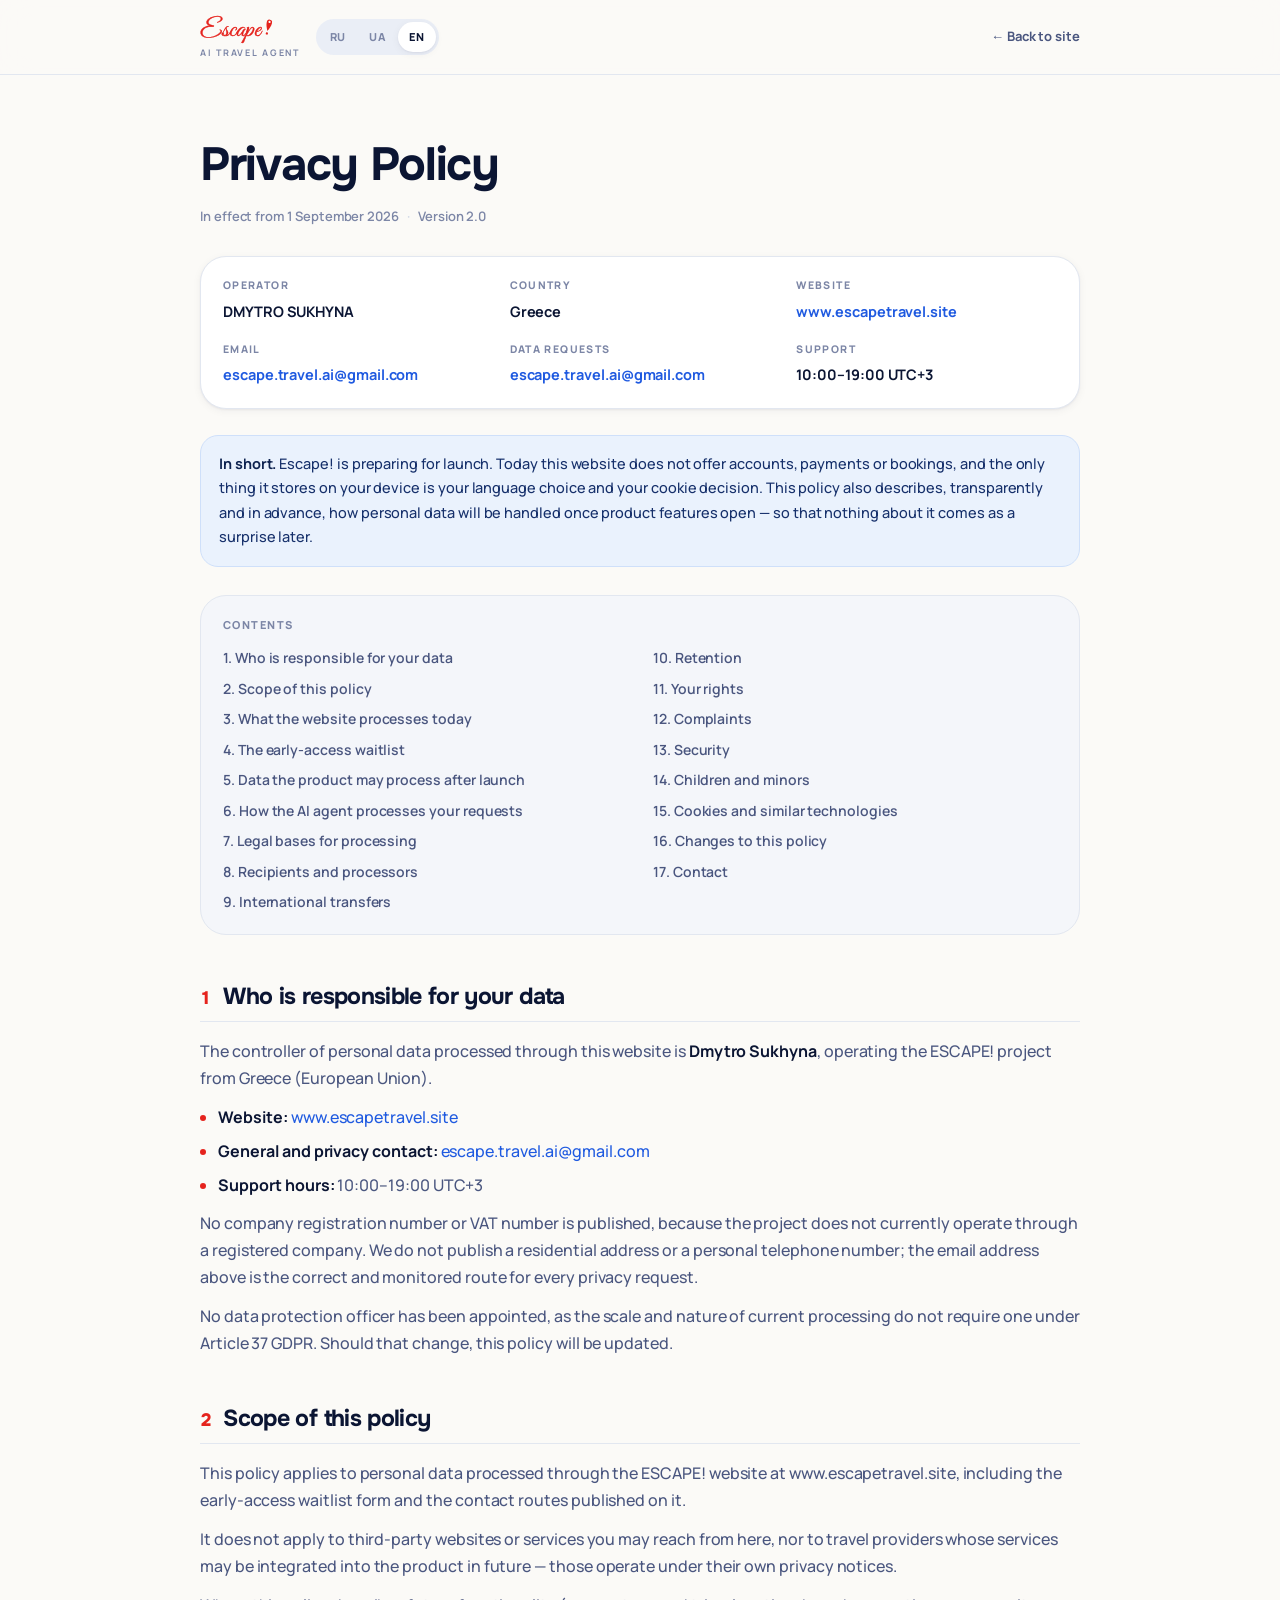
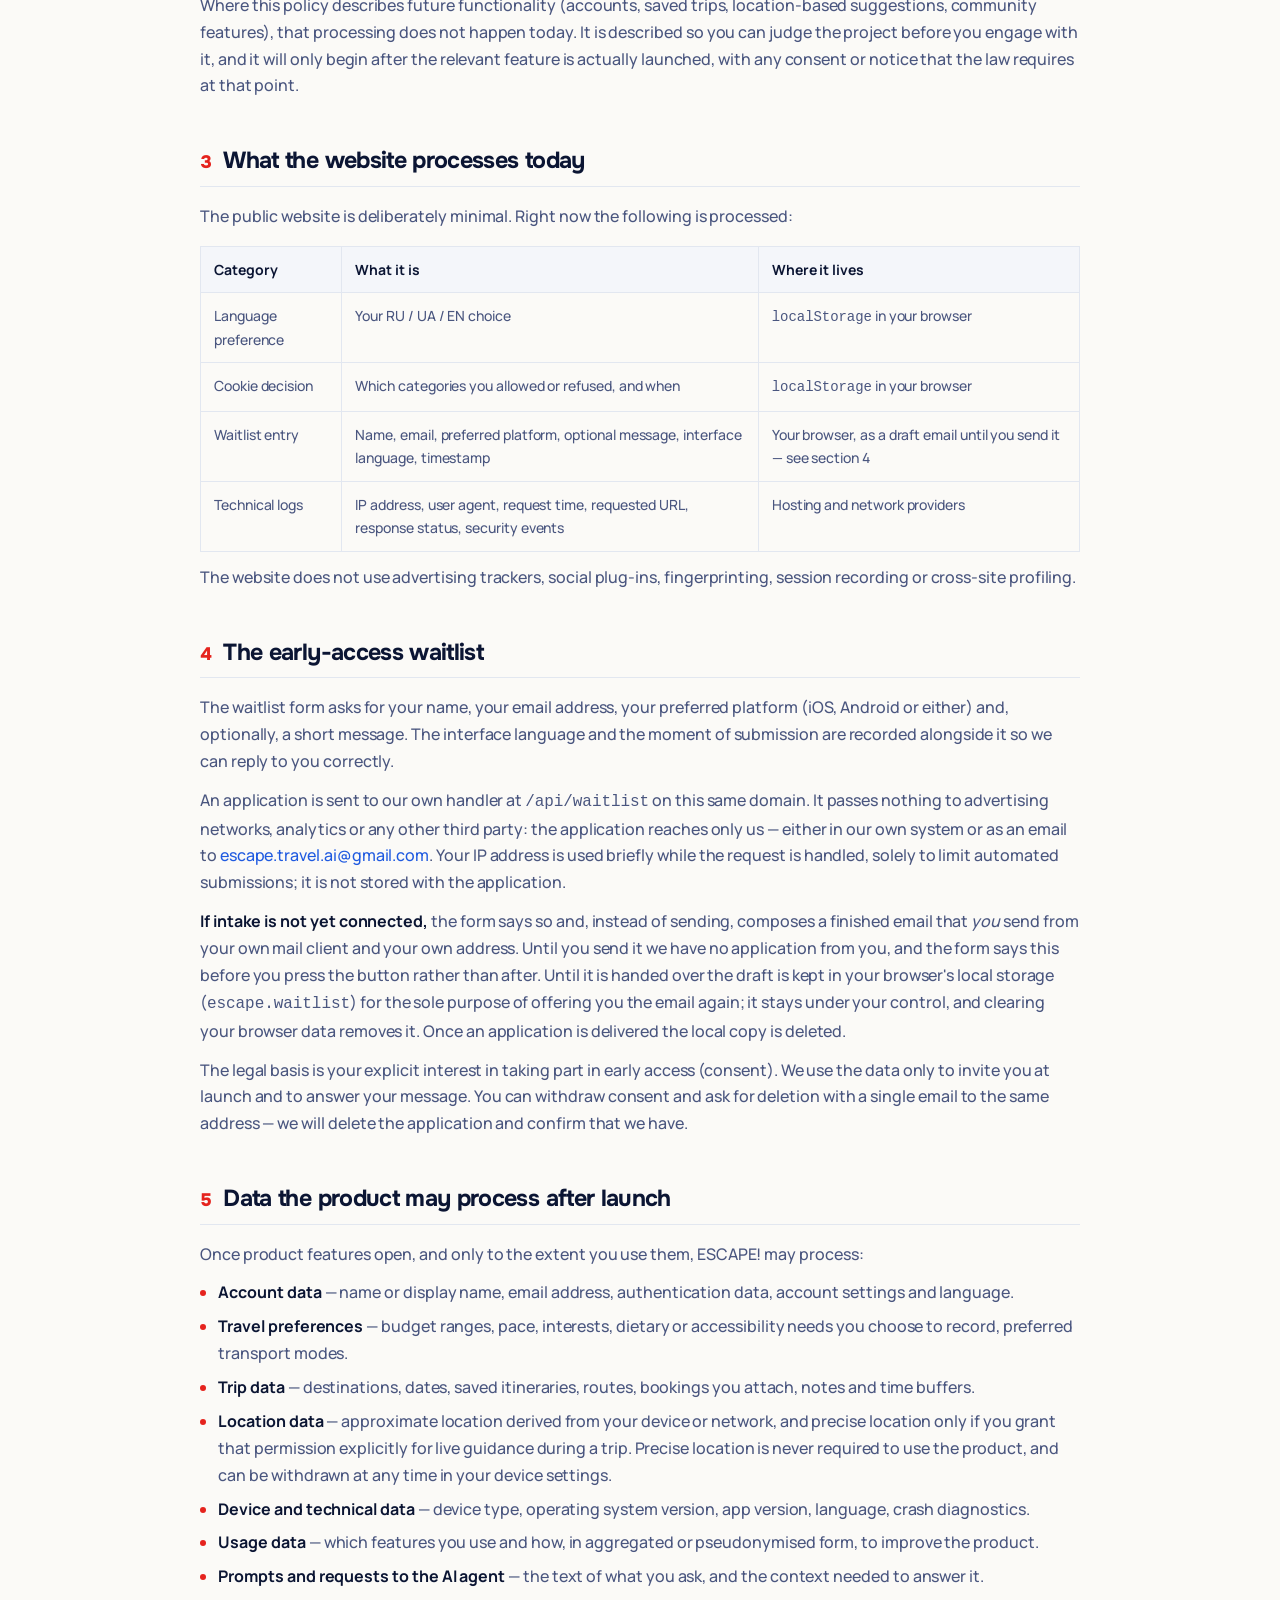
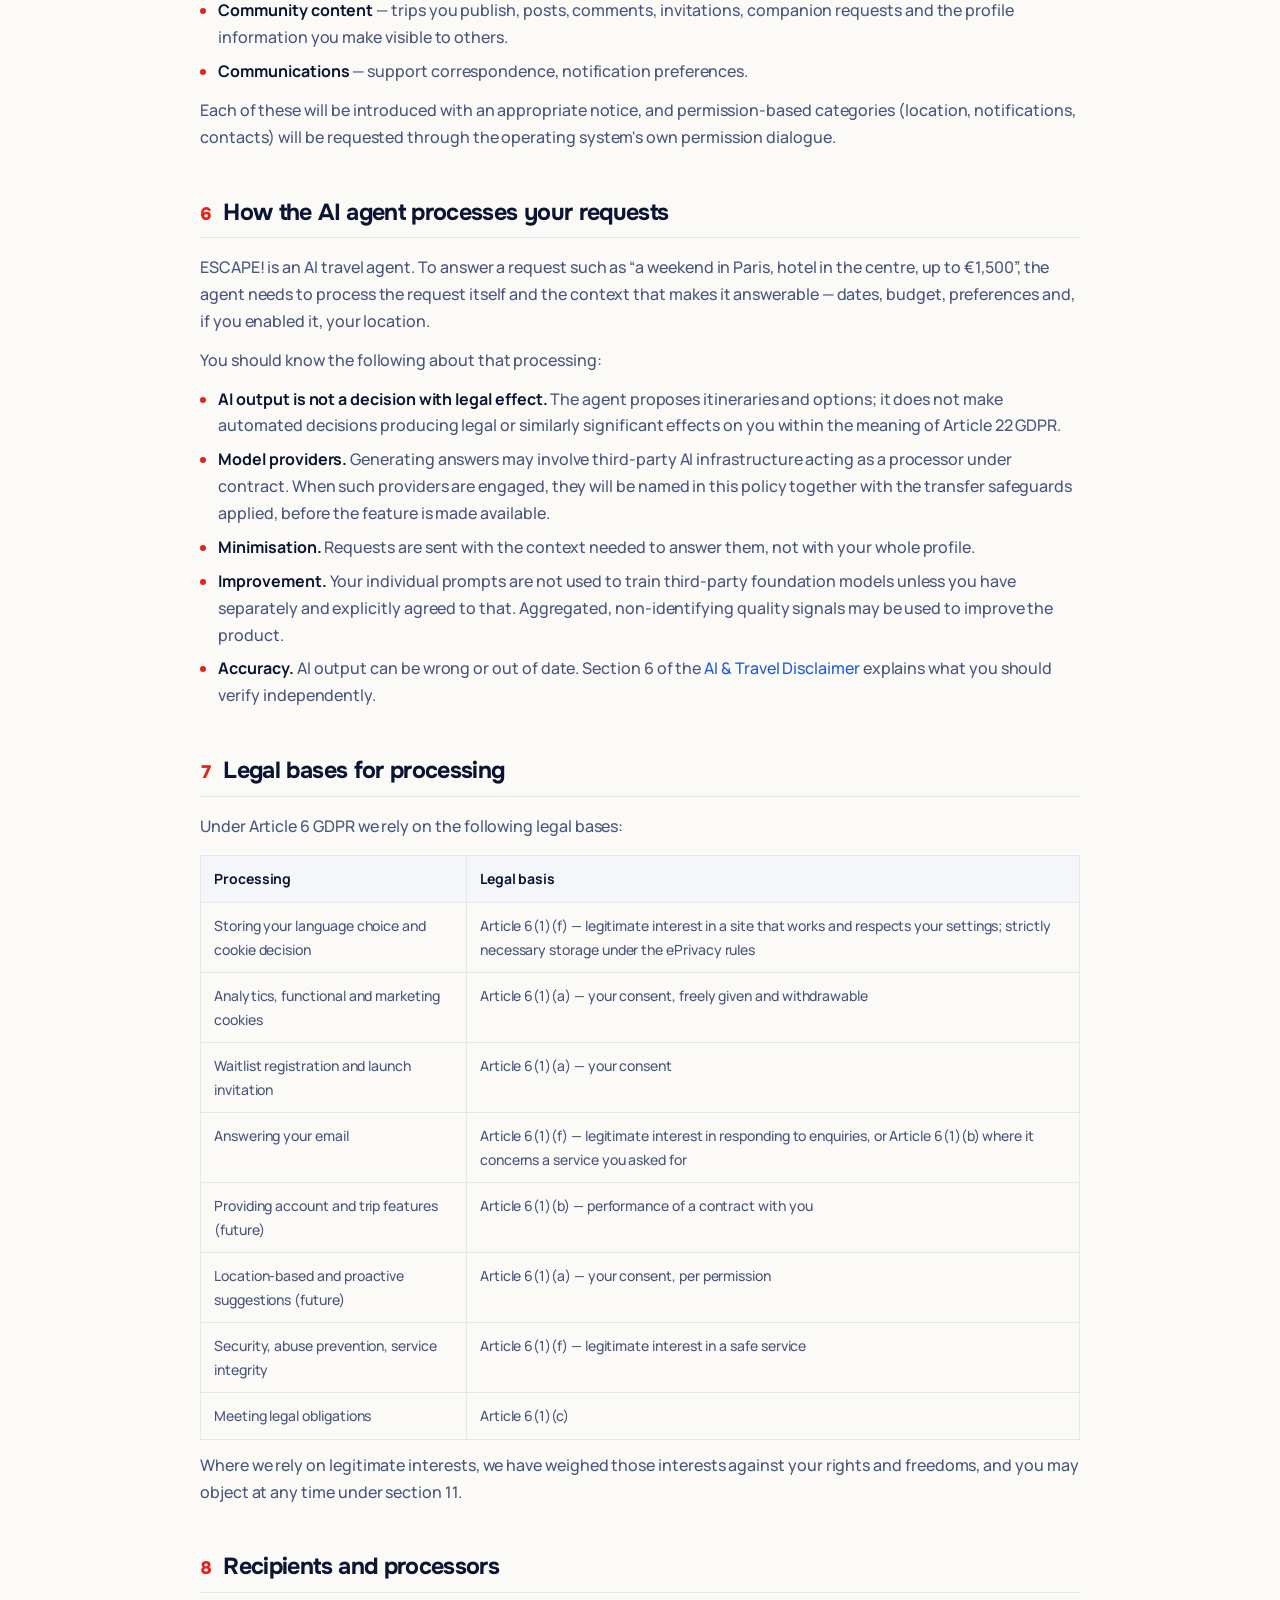
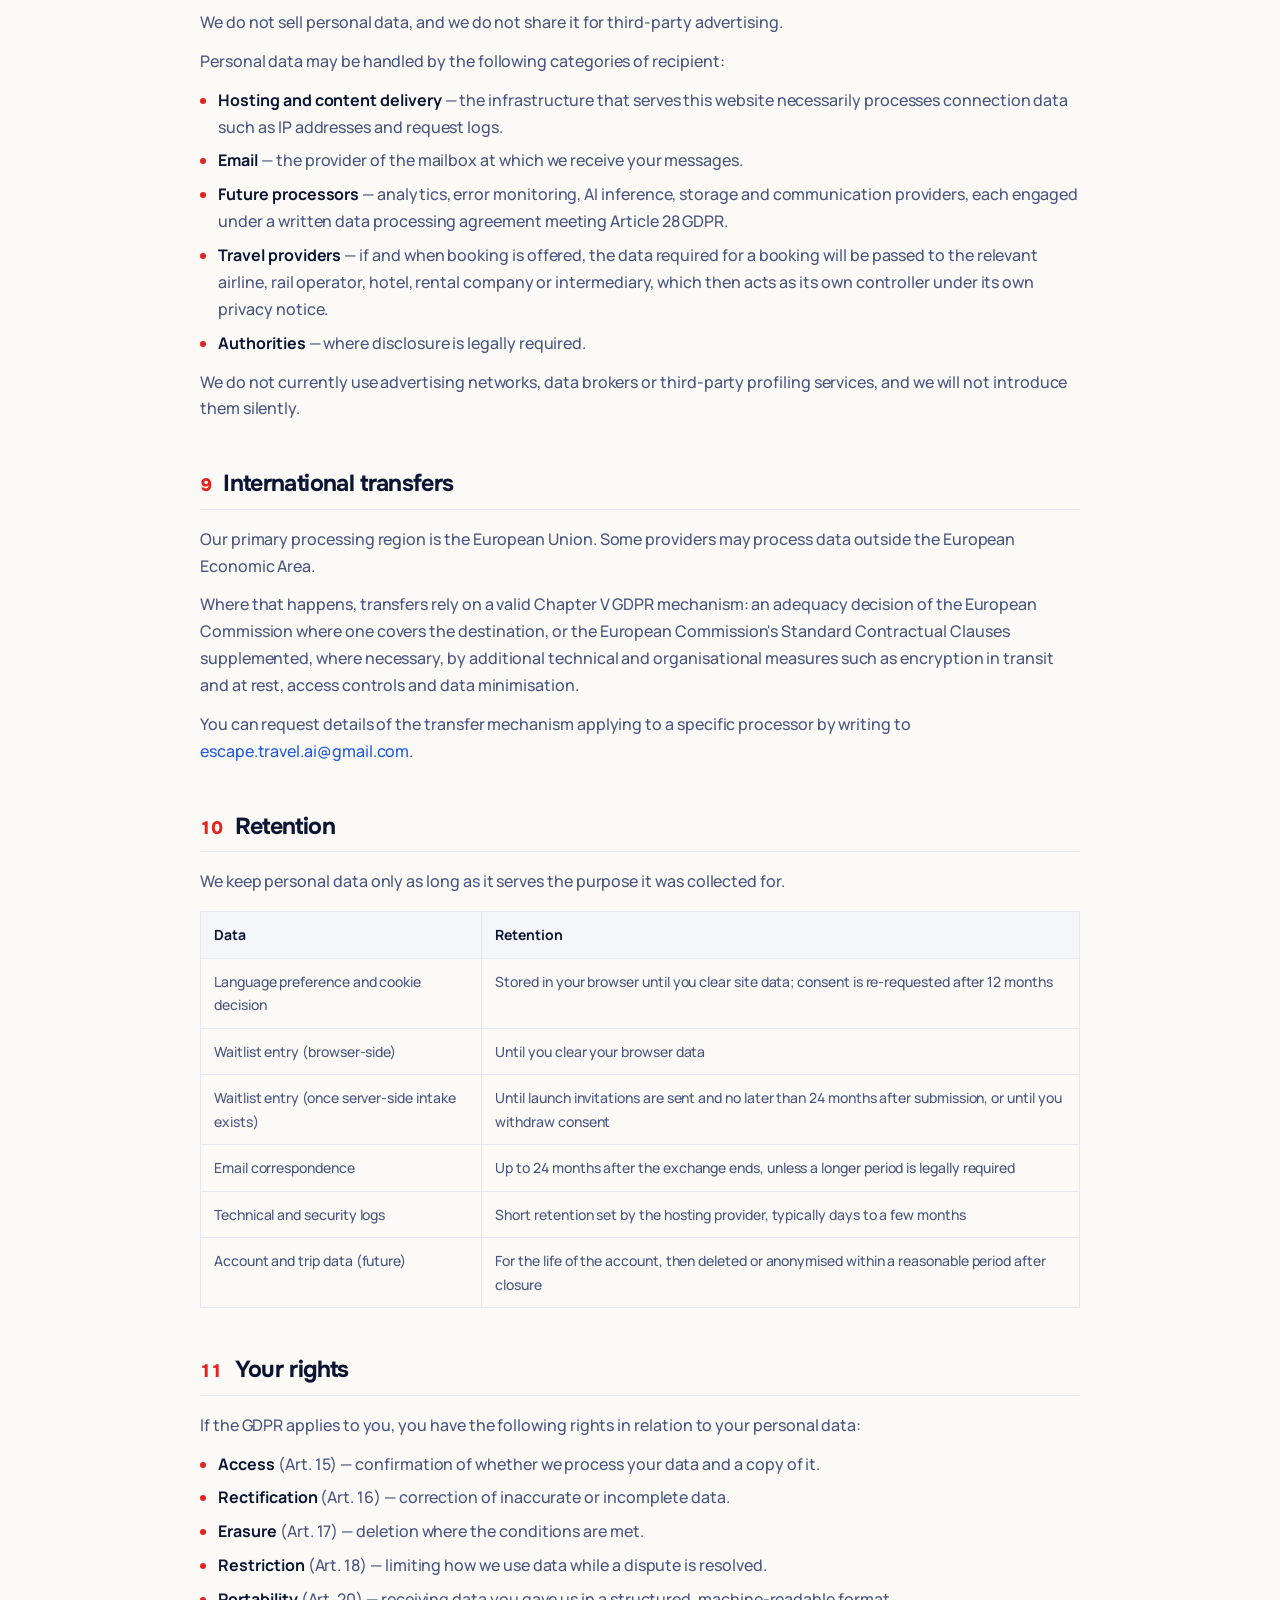
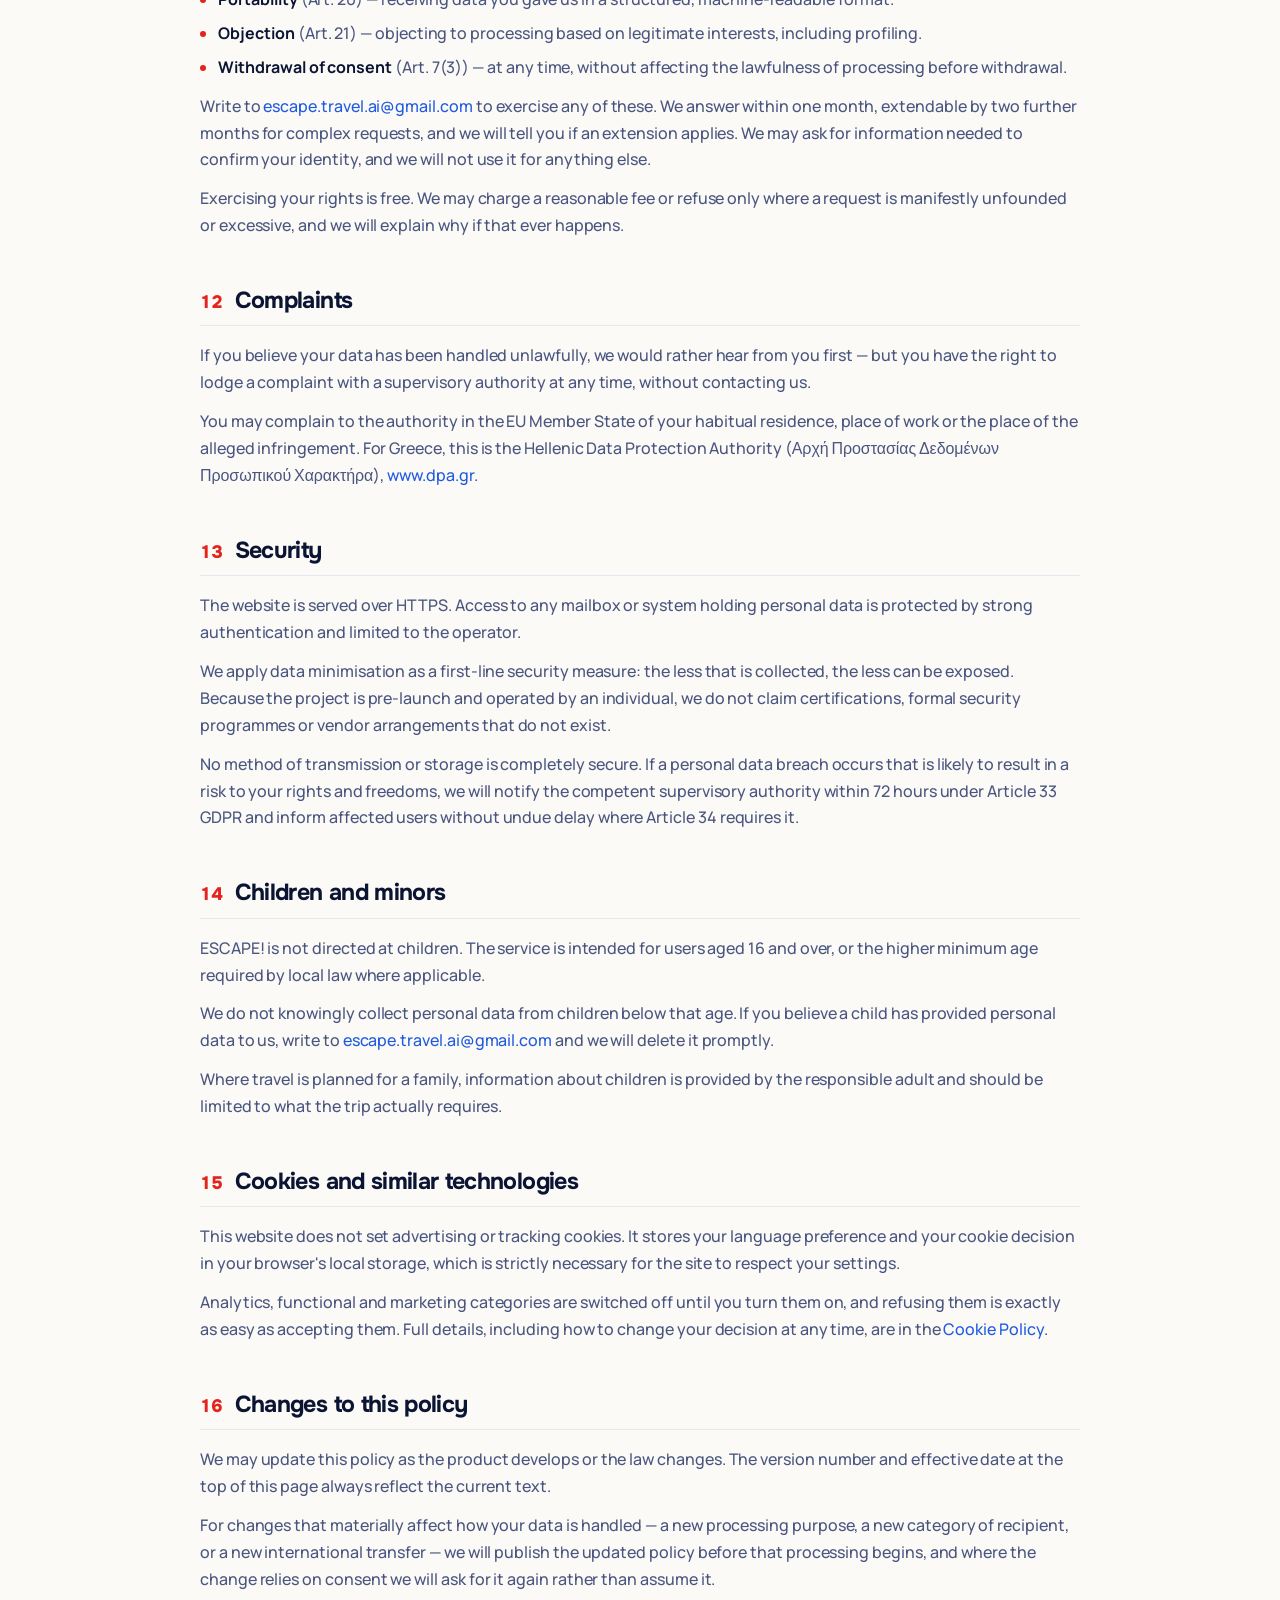
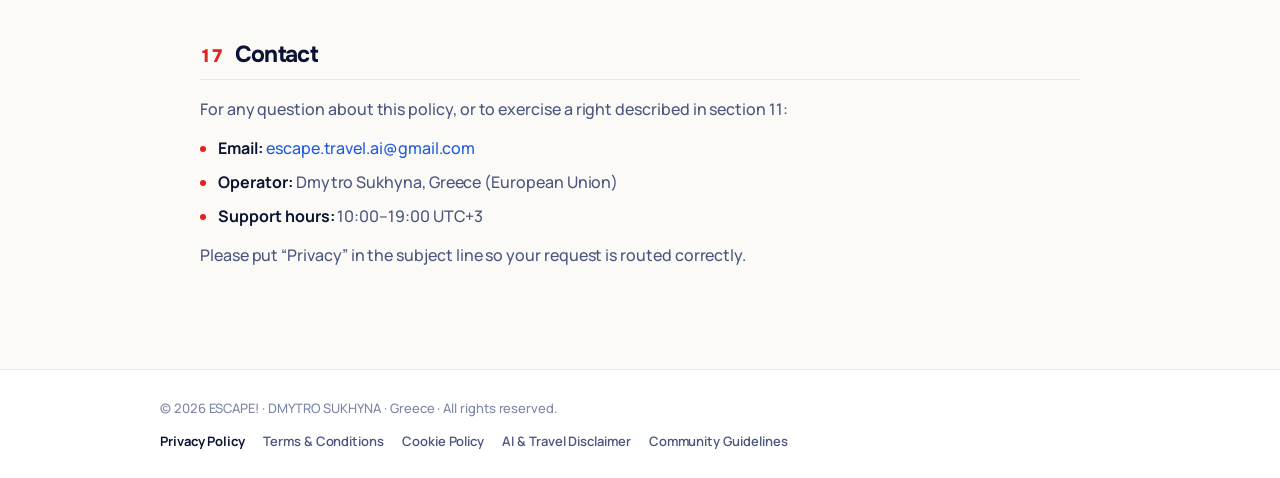
<file: privacy.html>
<!doctype html>
<html lang="ru">
<head>
<meta charset="utf-8">
<meta name="viewport" content="width=device-width,initial-scale=1,viewport-fit=cover">
<meta name="theme-color" content="#FBFAF7">
<title>Политика конфиденциальности — Escape! AI Travel Agent</title>
<meta name="description" content="Политика конфиденциальности — Escape! AI Travel Agent. Оператор: DMYTRO SUKHYNA, Греция (ЕС).">
<meta name="robots" content="index,follow">
<link rel="canonical" href="https://www.escapetravel.site/privacy.html">
<link rel="alternate" hreflang="ru" href="https://www.escapetravel.site/privacy.html?lang=ru">
<link rel="alternate" hreflang="uk" href="https://www.escapetravel.site/privacy.html?lang=uk">
<link rel="alternate" hreflang="en" href="https://www.escapetravel.site/privacy.html?lang=en">
<link rel="alternate" hreflang="x-default" href="https://www.escapetravel.site/privacy.html">
<meta property="og:type" content="article">
<meta property="og:site_name" content="Escape!">
<meta property="og:description" content="Как Escape! обращается с вашими данными: что собирается, зачем, как долго хранится и как это удалить.">
<meta name="twitter:card" content="summary_large_image">
<meta property="og:title" content="Privacy Policy — Escape!">
<meta property="og:url" content="https://www.escapetravel.site/privacy.html">
<meta property="og:image" content="https://www.escapetravel.site/img/og-escape.jpg">
<link rel="icon" href="/favicon.svg" type="image/svg+xml">
<link rel="apple-touch-icon" href="/apple-touch-icon.png">
<link rel="stylesheet" href="/assets/legal.css?v=3f3526ec70">
</head>
<body data-doc="privacy">
<header class="top">
  <div class="top__in">
    <a class="top__brand" href="/" aria-label="Escape! — AI Travel Agent">
      <span id="brandSlot"></span>
      <small>AI Travel Agent</small>
    </a>
    <div class="langs" role="group" aria-label="Language">
      <button type="button" data-lang="ru" aria-pressed="true">RU</button>
      <button type="button" data-lang="uk" aria-pressed="false">UA</button>
      <button type="button" data-lang="en" aria-pressed="false">EN</button>
    </div>
    <a class="back" id="backLink" href="/">← На главную</a>
  </div>
</header>

<main class="wrap" id="docBody">
<h1 class="doc-h1">Политика конфиденциальности</h1><p class="meta"><span>Действует с 1 сентября 2026 года</span><span>Редакция 2.0</span></p><div class="opbox"><div><small>Оператор</small><b>DMYTRO SUKHYNA</b></div><div><small>Страна</small><b>Греция</b></div><div><small>Сайт</small><a href="https://www.escapetravel.site">www.escapetravel.site</a></div><div><small>Email</small><a href="mailto:escape.travel.ai@gmail.com">escape.travel.ai@gmail.com</a></div><div><small>Вопросы по данным</small><a href="mailto:escape.travel.ai@gmail.com">escape.travel.ai@gmail.com</a></div><div><small>Поддержка</small><b>10:00–19:00 UTC+3</b></div></div><div class="callout" style="margin-top:26px"><b>Коротко.</b> Escape! готовится к запуску. Сегодня сайт не предлагает аккаунтов, оплаты и бронирования, а на вашем устройстве хранит только выбранный язык и ваше решение по cookie. Ниже мы заранее и прозрачно описываем, как данные будут обрабатываться, когда откроются функции продукта, — чтобы потом это не стало для вас неожиданностью.</div><nav class="toc" aria-label="Содержание"><b>Содержание</b><ol><li><a href="#s1">1. Кто отвечает за ваши данные</a></li><li><a href="#s2">2. На что распространяется политика</a></li><li><a href="#s3">3. Что сайт обрабатывает сегодня</a></li><li><a href="#s4">4. Лист ожидания раннего доступа</a></li><li><a href="#s5">5. Какие данные продукт сможет обрабатывать после запуска</a></li><li><a href="#s6">6. Как AI-агент обрабатывает ваши запросы</a></li><li><a href="#s7">7. Правовые основания обработки</a></li><li><a href="#s8">8. Получатели и обработчики</a></li><li><a href="#s9">9. Международная передача данных</a></li><li><a href="#s10">10. Сроки хранения</a></li><li><a href="#s11">11. Ваши права</a></li><li><a href="#s12">12. Жалобы</a></li><li><a href="#s13">13. Безопасность</a></li><li><a href="#s14">14. Дети и несовершеннолетние</a></li><li><a href="#s15">15. Cookie и схожие технологии</a></li><li><a href="#s16">16. Изменения политики</a></li><li><a href="#s17">17. Контакты</a></li></ol></nav><div class="doc"><section id="s1"><h2><i>1</i><span>Кто отвечает за ваши данные</span></h2><p>Оператором персональных данных, обрабатываемых через этот сайт, является <strong>DMYTRO SUKHYNA</strong>, который ведёт проект ESCAPE! из Греции (Европейский союз).</p><ul><li><strong>Сайт:</strong> <a href="https://www.escapetravel.site">www.escapetravel.site</a></li><li><strong>Общий контакт и вопросы по данным:</strong> <a href="mailto:escape.travel.ai@gmail.com">escape.travel.ai@gmail.com</a></li><li><strong>Часы поддержки:</strong> 10:00–19:00 UTC+3</li></ul><p>Регистрационный номер компании и номер плательщика НДС не публикуются, поскольку проект пока не ведётся через зарегистрированную компанию. Домашний адрес и личный телефон мы не публикуем: почта выше — правильный и регулярно проверяемый канал для любого обращения по персональным данным.</p><p>Ответственный за защиту данных (DPO) не назначен: масштаб и характер текущей обработки не требуют этого по статье 37 GDPR. Если это изменится, политика будет обновлена.</p></section><section id="s2"><h2><i>2</i><span>На что распространяется политика</span></h2><p>Политика распространяется на персональные данные, обрабатываемые через сайт ESCAPE! по адресу www.escapetravel.site, включая форму раннего доступа и опубликованные на сайте способы связи.</p><p>Она не распространяется на сторонние сайты и сервисы, на которые вы можете перейти отсюда, и на поставщиков travel-услуг, которые в будущем могут быть интегрированы в продукт: у них собственные политики конфиденциальности.</p><p>Там, где политика описывает будущую функциональность (аккаунты, сохранённые поездки, подсказки по местоположению, сообщество), эта обработка сегодня не ведётся. Мы описываем её, чтобы вы могли оценить проект до того, как начнёте им пользоваться. Она начнётся только после реального запуска соответствующей функции — с уведомлением или согласием, если закон их потребует.</p></section><section id="s3"><h2><i>3</i><span>Что сайт обрабатывает сегодня</span></h2><p>Публичный сайт устроен намеренно минимально. Сейчас обрабатывается следующее:</p><table><thead><tr><th>Категория</th><th>Что это</th><th>Где хранится</th></tr></thead><tbody><tr><td>Выбранный язык</td><td>Ваш выбор RU / UA / EN</td><td><code>localStorage</code> в вашем браузере</td></tr><tr><td>Решение по cookie</td><td>Какие категории вы разрешили или отклонили и когда</td><td><code>localStorage</code> в вашем браузере</td></tr><tr><td>Заявка в лист ожидания</td><td>Имя, email, предпочтительная платформа, необязательное сообщение, язык интерфейса, время отправки</td><td>Ваш браузер — черновик письма до его отправки, см. раздел 4</td></tr><tr><td>Технические журналы</td><td>IP-адрес, user agent, время запроса, URL, статус ответа, события безопасности</td><td>Хостинг и сетевые провайдеры</td></tr></tbody></table><p>Сайт не использует рекламные трекеры, социальные плагины, фингерпринтинг, запись сессий и межсайтовое профилирование.</p></section><section id="s4"><h2><i>4</i><span>Лист ожидания раннего доступа</span></h2><p>Форма запрашивает имя, адрес электронной почты, предпочтительную платформу (iOS, Android или любую) и, по желанию, короткое сообщение. Вместе с ними фиксируются язык интерфейса и момент отправки — чтобы мы могли корректно вам ответить.</p><p>Заявка отправляется на наш собственный обработчик по адресу <code>/api/waitlist</code> на этом же домене. Он не передаёт данные рекламным сетям, аналитике или иным третьим лицам: заявка попадает только к нам — либо в нашу систему, либо письмом на <a href="mailto:escape.travel.ai@gmail.com">escape.travel.ai@gmail.com</a>. При обработке запроса кратковременно используется ваш IP-адрес — исключительно чтобы ограничить автоматические рассылки; он не сохраняется вместе с заявкой.</p><p><strong>Если приём заявок ещё не подключён,</strong> форма прямо говорит об этом и вместо отправки собирает готовое письмо, которое отправляете вы — из своей почтовой программы, со своего адреса. Пока вы его не отправили, заявки у нас нет, и форма сообщает об этом до нажатия кнопки, а не после. До момента передачи черновик хранится в локальном хранилище вашего браузера (<code>escape.waitlist</code>), только чтобы предложить вам письмо ещё раз; он остаётся под вашим контролем, и очистка данных браузера его удаляет. После успешной отправки локальная копия удаляется.</p><p>Правовое основание — ваш явный интерес к участию в раннем доступе (согласие). Мы используем эти данные только чтобы пригласить вас на запуск и ответить на ваше сообщение. Отозвать согласие и потребовать удаления можно одним письмом на тот же адрес — мы удалим заявку и подтвердим это.</p></section><section id="s5"><h2><i>5</i><span>Какие данные продукт сможет обрабатывать после запуска</span></h2><p>Когда функции продукта откроются — и только в той мере, в какой вы ими пользуетесь, — ESCAPE! сможет обрабатывать:</p><ul><li><strong>Данные аккаунта</strong> — имя или отображаемое имя, email, данные аутентификации, настройки и язык.</li><li><strong>Предпочтения в путешествиях</strong> — диапазон бюджета, темп поездки, интересы, особенности питания или доступности, предпочитаемый транспорт.</li><li><strong>Данные поездок</strong> — направления, даты, сохранённые маршруты, брони, которые вы прикрепляете, заметки и запасы времени.</li><li><strong>Данные о местоположении</strong> — приблизительное местоположение по устройству или сети и точное — только если вы явно дадите разрешение для сопровождения в дороге. Точная геолокация никогда не требуется для работы продукта, и разрешение можно отозвать в настройках устройства.</li><li><strong>Технические данные устройства</strong> — тип устройства, версия ОС и приложения, язык, диагностика сбоев.</li><li><strong>Данные об использовании</strong> — какими функциями и как вы пользуетесь, в агрегированном или псевдонимизированном виде.</li><li><strong>Запросы к AI-агенту</strong> — текст того, о чём вы просите, и контекст, необходимый для ответа.</li><li><strong>Контент сообщества</strong> — опубликованные поездки, посты, комментарии, приглашения, заявки на совместные поездки и сведения профиля, которые вы делаете видимыми.</li><li><strong>Коммуникации</strong> — переписка с поддержкой, настройки уведомлений.</li></ul><p>Каждая из категорий будет введена с соответствующим уведомлением, а разрешения (геолокация, уведомления, контакты) будут запрашиваться через системный диалог операционной системы.</p></section><section id="s6"><h2><i>6</i><span>Как AI-агент обрабатывает ваши запросы</span></h2><p>ESCAPE! — это AI-агент для путешествий. Чтобы ответить на запрос вроде «на выходные в Париж, отель в центре, до €1 500», агенту нужно обработать сам запрос и контекст, который делает ответ возможным: даты, бюджет, предпочтения и, если вы это разрешили, местоположение.</p><p>Об этой обработке стоит знать следующее:</p><ul><li><strong>Ответ AI не является решением с юридическими последствиями.</strong> Агент предлагает маршруты и варианты; он не принимает автоматизированных решений, порождающих юридические или сходные по значимости последствия для вас в смысле статьи 22 GDPR.</li><li><strong>Поставщики моделей.</strong> Формирование ответов может использовать стороннюю AI-инфраструктуру, действующую как обработчик по договору. Такие поставщики будут названы в этой политике вместе с применяемыми гарантиями передачи данных — до того, как функция станет доступной.</li><li><strong>Минимизация.</strong> Запрос отправляется с контекстом, нужным для ответа, а не со всем вашим профилем.</li><li><strong>Улучшение продукта.</strong> Ваши отдельные запросы не используются для обучения сторонних базовых моделей, если вы отдельно и явно на это не согласились. Для улучшения продукта могут использоваться агрегированные обезличенные сигналы качества.</li><li><strong>Точность.</strong> Ответ AI может быть ошибочным или устаревшим. Что именно стоит проверять самостоятельно, описано в разделе 6 <a href="/disclaimer.html">AI и travel-оговорки</a>.</li></ul></section><section id="s7"><h2><i>7</i><span>Правовые основания обработки</span></h2><p>По статье 6 GDPR мы опираемся на следующие основания:</p><table><thead><tr><th>Обработка</th><th>Правовое основание</th></tr></thead><tbody><tr><td>Хранение выбранного языка и решения по cookie</td><td>Ст. 6(1)(f) — законный интерес в работоспособном сайте, уважающем ваши настройки; строго необходимое хранение по правилам ePrivacy</td></tr><tr><td>Аналитические, функциональные и маркетинговые cookie</td><td>Ст. 6(1)(a) — ваше согласие, свободно данное и отзываемое</td></tr><tr><td>Регистрация в листе ожидания и приглашение на запуск</td><td>Ст. 6(1)(a) — ваше согласие</td></tr><tr><td>Ответ на ваше письмо</td><td>Ст. 6(1)(f) — законный интерес отвечать на обращения, либо ст. 6(1)(b), если речь об услуге, о которой вы попросили</td></tr><tr><td>Работа аккаунта и функций поездок (в будущем)</td><td>Ст. 6(1)(b) — исполнение договора с вами</td></tr><tr><td>Подсказки по местоположению и проактивные идеи (в будущем)</td><td>Ст. 6(1)(a) — ваше согласие по каждому разрешению</td></tr><tr><td>Безопасность, предотвращение злоупотреблений</td><td>Ст. 6(1)(f) — законный интерес в безопасном сервисе</td></tr><tr><td>Исполнение требований закона</td><td>Ст. 6(1)(c)</td></tr></tbody></table><p>Там, где мы опираемся на законные интересы, мы сопоставили их с вашими правами и свободами, и вы можете возразить в любой момент — см. раздел 11.</p></section><section id="s8"><h2><i>8</i><span>Получатели и обработчики</span></h2><p>Мы не продаём персональные данные и не передаём их для сторонней рекламы.</p><p>Данные могут обрабатываться следующими категориями получателей:</p><ul><li><strong>Хостинг и доставка контента</strong> — инфраструктура, обслуживающая сайт, неизбежно обрабатывает данные соединения: IP-адреса и журналы запросов.</li><li><strong>Электронная почта</strong> — провайдер почтового ящика, на который приходят ваши письма.</li><li><strong>Будущие обработчики</strong> — аналитика, мониторинг ошибок, AI-инференс, хранение и коммуникации; каждый — по письменному договору обработки, отвечающему статье 28 GDPR.</li><li><strong>Поставщики travel-услуг</strong> — если и когда появится бронирование, данные, необходимые для брони, будут переданы соответствующей авиакомпании, железнодорожному оператору, отелю, прокатной компании или посреднику, который далее выступает самостоятельным оператором по собственной политике.</li><li><strong>Государственные органы</strong> — когда раскрытие требуется по закону.</li></ul><p>Мы не используем рекламные сети, брокеров данных и сторонние сервисы профилирования и не введём их незаметно.</p></section><section id="s9"><h2><i>9</i><span>Международная передача данных</span></h2><p>Основной регион обработки — Европейский союз. Отдельные поставщики могут обрабатывать данные за пределами Европейской экономической зоны.</p><p>В таких случаях передача опирается на действующий механизм главы V GDPR: решение Европейской комиссии об адекватности, если оно охватывает страну назначения, либо Стандартные договорные условия (SCC) Европейской комиссии, дополненные при необходимости техническими и организационными мерами — шифрованием при передаче и хранении, контролем доступа и минимизацией данных.</p><p>Уточнить механизм передачи для конкретного обработчика можно, написав на <a href="mailto:escape.travel.ai@gmail.com">escape.travel.ai@gmail.com</a>.</p></section><section id="s10"><h2><i>10</i><span>Сроки хранения</span></h2><p>Мы храним персональные данные ровно столько, сколько они служат цели, ради которой были собраны.</p><table><thead><tr><th>Данные</th><th>Срок</th></tr></thead><tbody><tr><td>Выбранный язык и решение по cookie</td><td>В браузере до очистки данных сайта; согласие запрашивается заново через 12 месяцев</td></tr><tr><td>Заявка в листе ожидания (в браузере)</td><td>До очистки данных браузера</td></tr><tr><td>Заявка в листе ожидания (после включения серверного приёма)</td><td>До рассылки приглашений и не дольше 24 месяцев с момента отправки либо до отзыва согласия</td></tr><tr><td>Переписка по email</td><td>До 24 месяцев после завершения общения, если закон не требует дольше</td></tr><tr><td>Технические журналы и журналы безопасности</td><td>Короткий срок, установленный хостинг-провайдером: обычно от нескольких дней до нескольких месяцев</td></tr><tr><td>Данные аккаунта и поездок (в будущем)</td><td>В течение жизни аккаунта, затем удаление или обезличивание в разумный срок после закрытия</td></tr></tbody></table></section><section id="s11"><h2><i>11</i><span>Ваши права</span></h2><p>Если к вам применяется GDPR, вы имеете следующие права в отношении своих персональных данных:</p><ul><li><strong>Доступ</strong> (ст. 15) — подтверждение обработки и копия данных.</li><li><strong>Исправление</strong> (ст. 16) — корректировка неточных или неполных данных.</li><li><strong>Удаление</strong> (ст. 17) — при выполнении соответствующих условий.</li><li><strong>Ограничение обработки</strong> (ст. 18) — на время рассмотрения спора.</li><li><strong>Переносимость</strong> (ст. 20) — получение переданных вами данных в структурированном машиночитаемом формате.</li><li><strong>Возражение</strong> (ст. 21) — против обработки на основании законных интересов, включая профилирование.</li><li><strong>Отзыв согласия</strong> (ст. 7(3)) — в любой момент, без влияния на законность обработки до отзыва.</li></ul><p>Чтобы воспользоваться любым из прав, напишите на <a href="mailto:escape.travel.ai@gmail.com">escape.travel.ai@gmail.com</a>. Мы отвечаем в течение одного месяца; для сложных запросов срок может быть продлён ещё на два месяца, о чём мы вас уведомим. Мы можем запросить сведения, необходимые для подтверждения вашей личности, и не используем их ни для чего другого.</p><p>Реализация прав бесплатна. Разумную плату или отказ мы можем применить только к явно необоснованному или чрезмерному запросу — и объясним причину.</p></section><section id="s12"><h2><i>12</i><span>Жалобы</span></h2><p>Если вы считаете, что с вашими данными обошлись неправомерно, мы предпочли бы услышать об этом первыми, — но вы вправе подать жалобу в надзорный орган в любой момент, не обращаясь к нам.</p><p>Жалобу можно подать в орган государства — члена ЕС по месту вашего обычного проживания, месту работы или месту предполагаемого нарушения. Для Греции это Управление по защите персональных данных (Αρχή Προστασίας Δεδομένων Προσωπικού Χαρακτήρα), <a href="https://www.dpa.gr" rel="noopener">www.dpa.gr</a>.</p></section><section id="s13"><h2><i>13</i><span>Безопасность</span></h2><p>Сайт передаётся по HTTPS. Доступ к почтовому ящику и к любым системам, где есть персональные данные, защищён сильной аутентификацией и ограничен оператором проекта.</p><p>Минимизация данных для нас — первая линия защиты: чем меньше собрано, тем меньше можно потерять. Поскольку проект находится на предзапусковой стадии и ведётся одним человеком, мы не заявляем о сертификациях, формальных программах безопасности и договорённостях с подрядчиками, которых не существует.</p><p>Ни один способ передачи или хранения не является полностью безопасным. Если произойдёт нарушение безопасности персональных данных, способное создать риск для ваших прав и свобод, мы уведомим компетентный надзорный орган в течение 72 часов по статье 33 GDPR и без неоправданной задержки сообщим затронутым пользователям, когда этого требует статья 34.</p></section><section id="s14"><h2><i>14</i><span>Дети и несовершеннолетние</span></h2><p>ESCAPE! не адресован детям. Сервис предназначен для пользователей от 16 лет либо от более высокого минимального возраста, если этого требует местное право.</p><p>Мы сознательно не собираем персональные данные детей младше этого возраста. Если вы полагаете, что ребёнок передал нам свои данные, напишите на <a href="mailto:escape.travel.ai@gmail.com">escape.travel.ai@gmail.com</a> — мы оперативно их удалим.</p><p>При планировании семейной поездки сведения о детях предоставляет ответственный взрослый, и их следует ограничивать тем, что действительно необходимо для поездки.</p></section><section id="s15"><h2><i>15</i><span>Cookie и схожие технологии</span></h2><p>Сайт не устанавливает рекламных и отслеживающих cookie. Он хранит в локальном хранилище браузера выбранный язык и ваше решение по cookie — это строго необходимо, чтобы сайт уважал ваши настройки.</p><p>Аналитическая, функциональная и маркетинговая категории выключены, пока вы их не включите, и отказаться так же просто, как согласиться. Подробности, включая порядок изменения решения, — в <a href="/cookies.html">Политике cookie</a>.</p></section><section id="s16"><h2><i>16</i><span>Изменения политики</span></h2><p>Мы можем обновлять политику по мере развития продукта или изменения законодательства. Номер редакции и дата вступления в силу вверху страницы всегда соответствуют действующему тексту.</p><p>Об изменениях, которые существенно влияют на обработку ваших данных, — новая цель обработки, новая категория получателей, новая международная передача — мы сообщим публикацией обновлённой политики до начала такой обработки. Если изменение опирается на согласие, мы запросим его заново, а не будем исходить из прежнего.</p></section><section id="s17"><h2><i>17</i><span>Контакты</span></h2><p>По любым вопросам об этой политике и для реализации прав из раздела 11:</p><ul><li><strong>Email:</strong> <a href="mailto:escape.travel.ai@gmail.com">escape.travel.ai@gmail.com</a></li><li><strong>Оператор:</strong> DMYTRO SUKHYNA, Греция (Европейский союз)</li><li><strong>Часы поддержки:</strong> 10:00–19:00 UTC+3</li></ul><p>Пожалуйста, укажите в теме письма «Privacy», чтобы обращение попало по адресу.</p></section></div>
</main>

<footer class="foot">
  <div class="foot__in">
    <span id="footNote"></span>
    <nav class="foot__links" id="footLinks" aria-label="Legal"></nav>
  </div>
</footer>

<script src="/assets/legal-docs.js?v=53e0c8d4f2"></script>
<script src="/assets/legal.js?v=e5ea0007ac"></script>
</body>
</html>
</file>
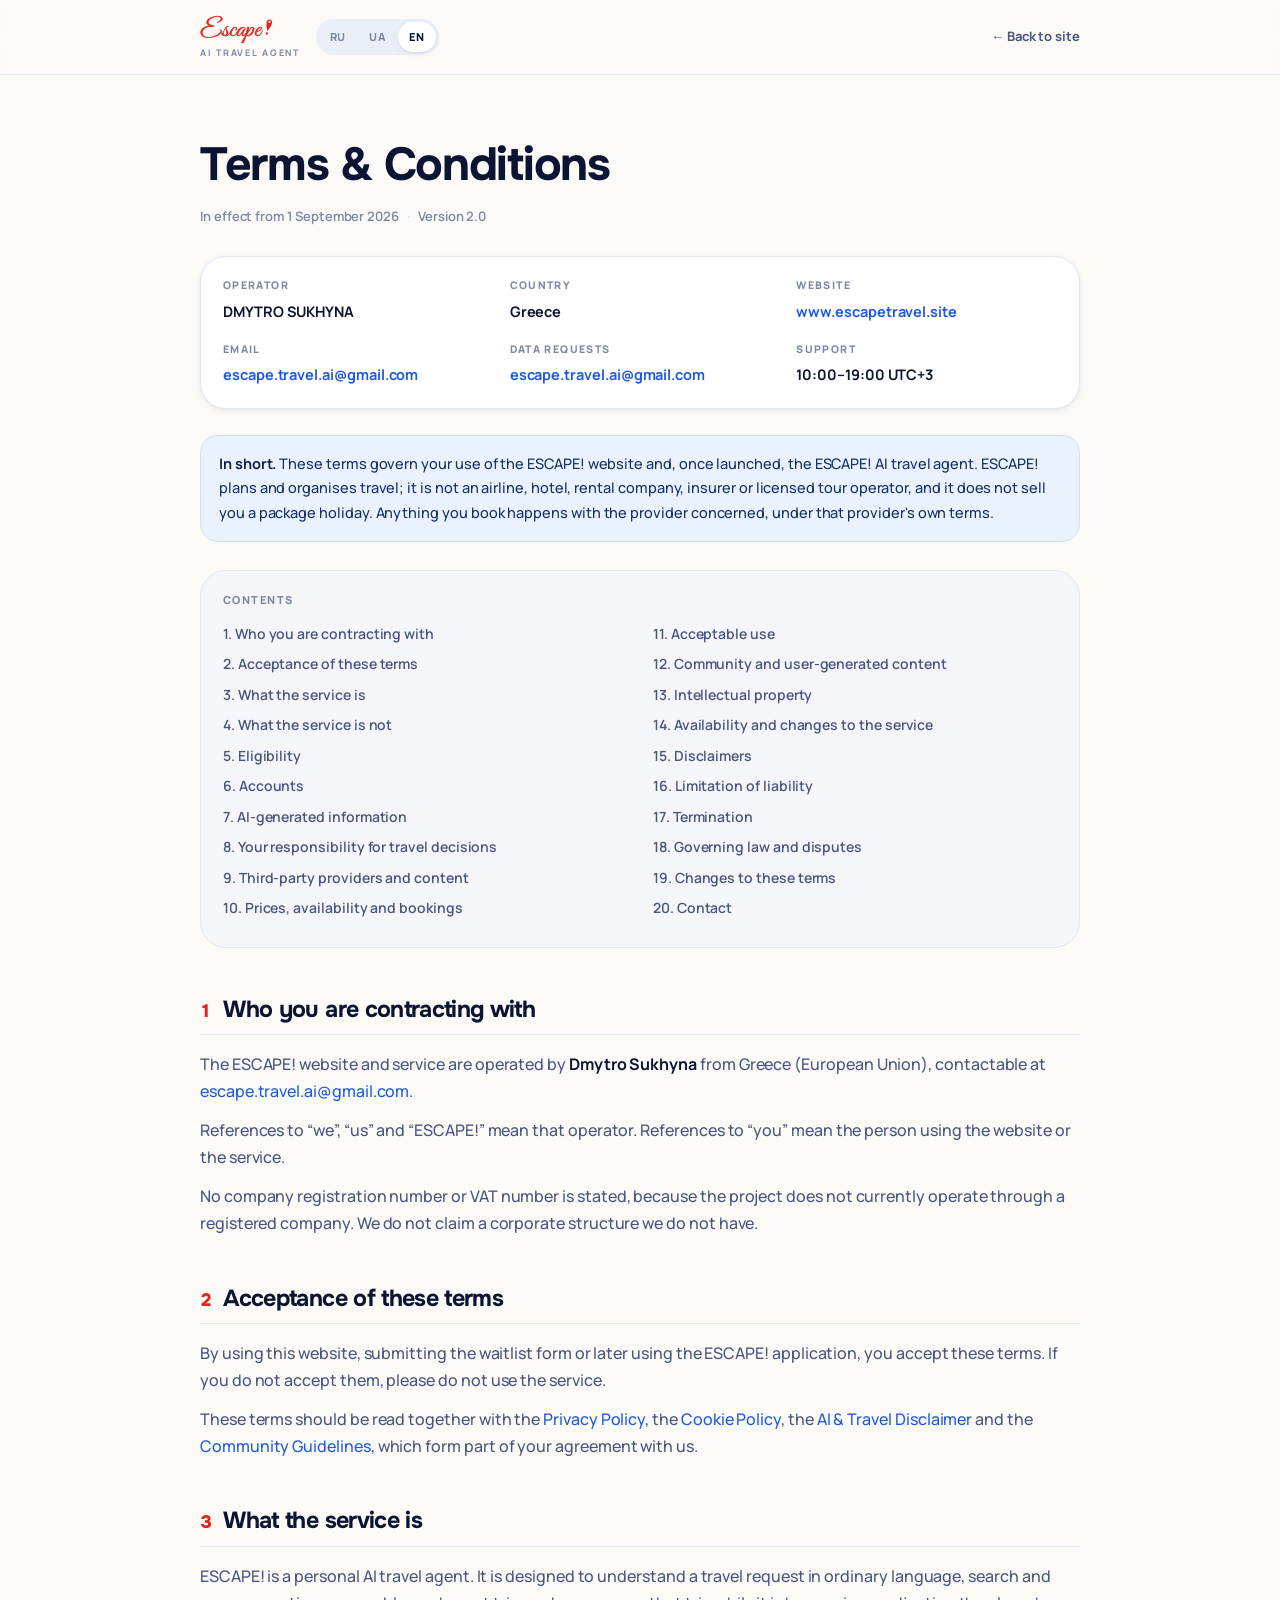
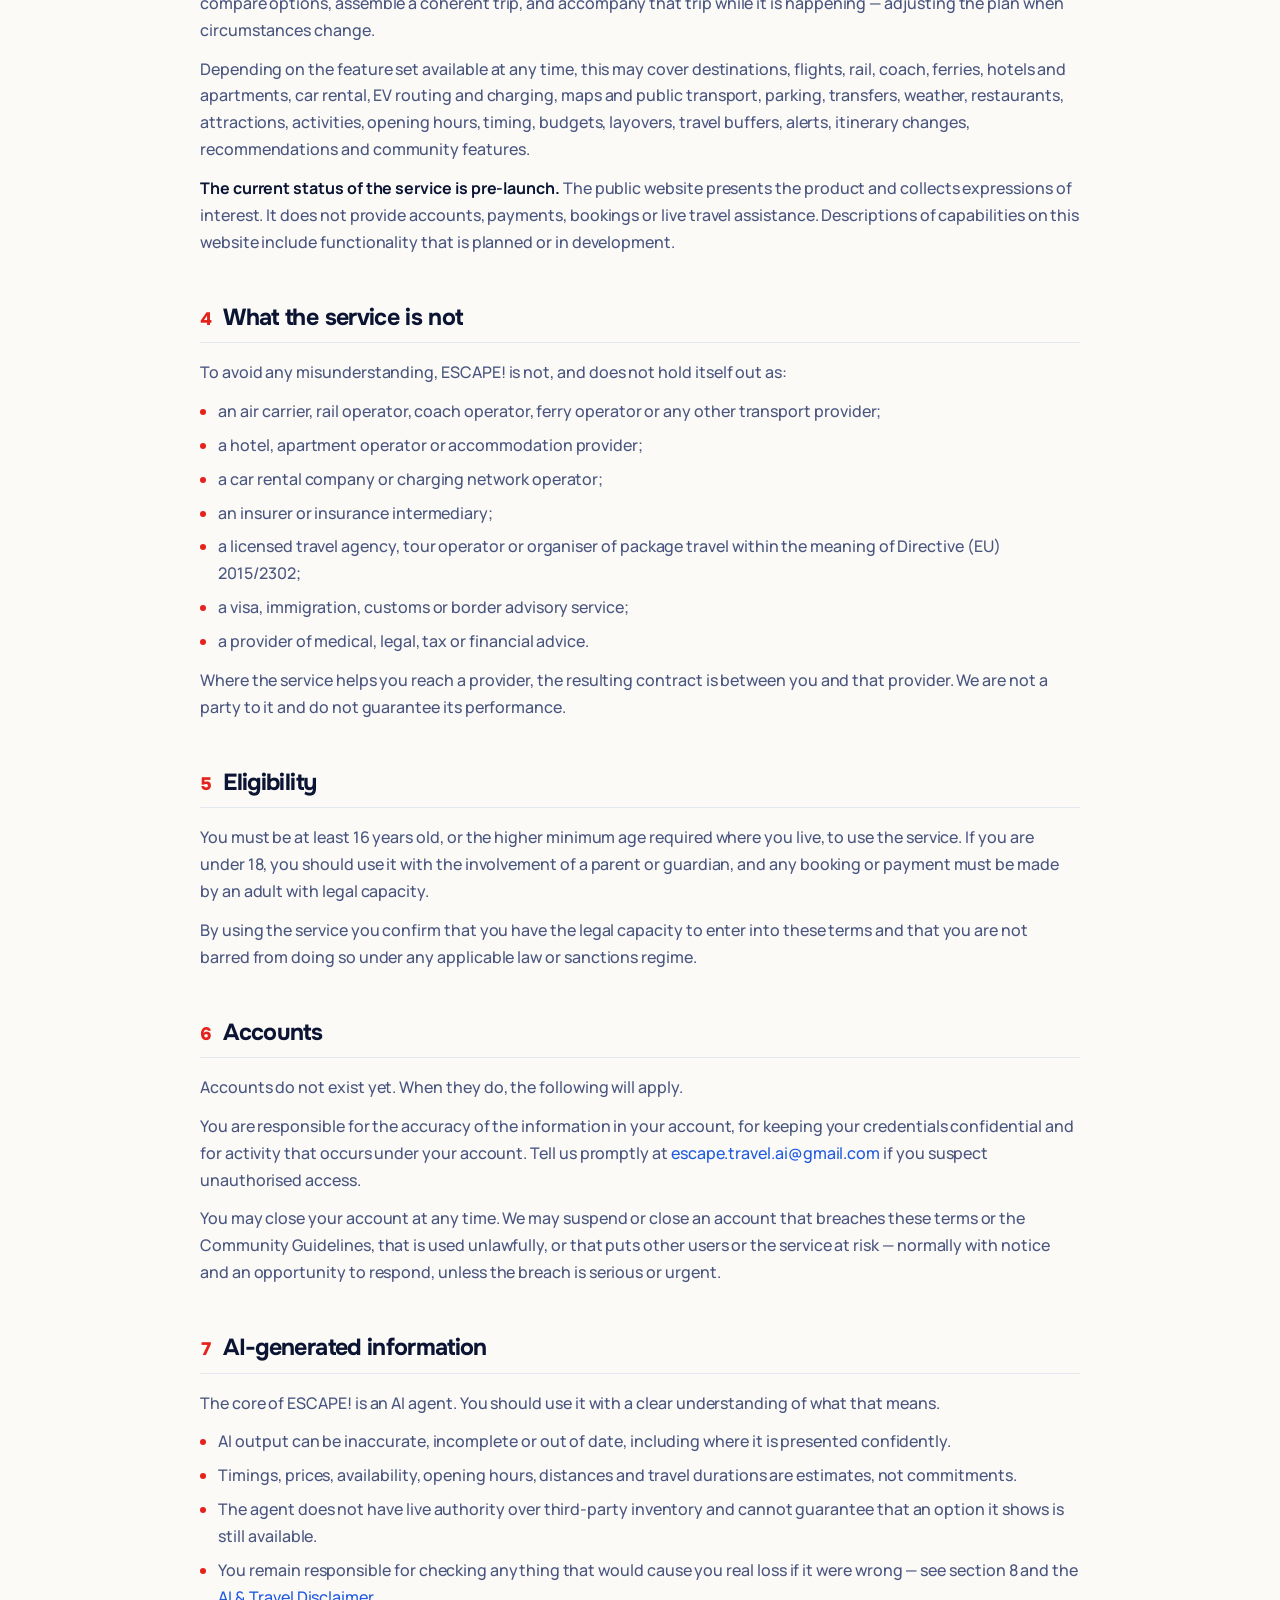
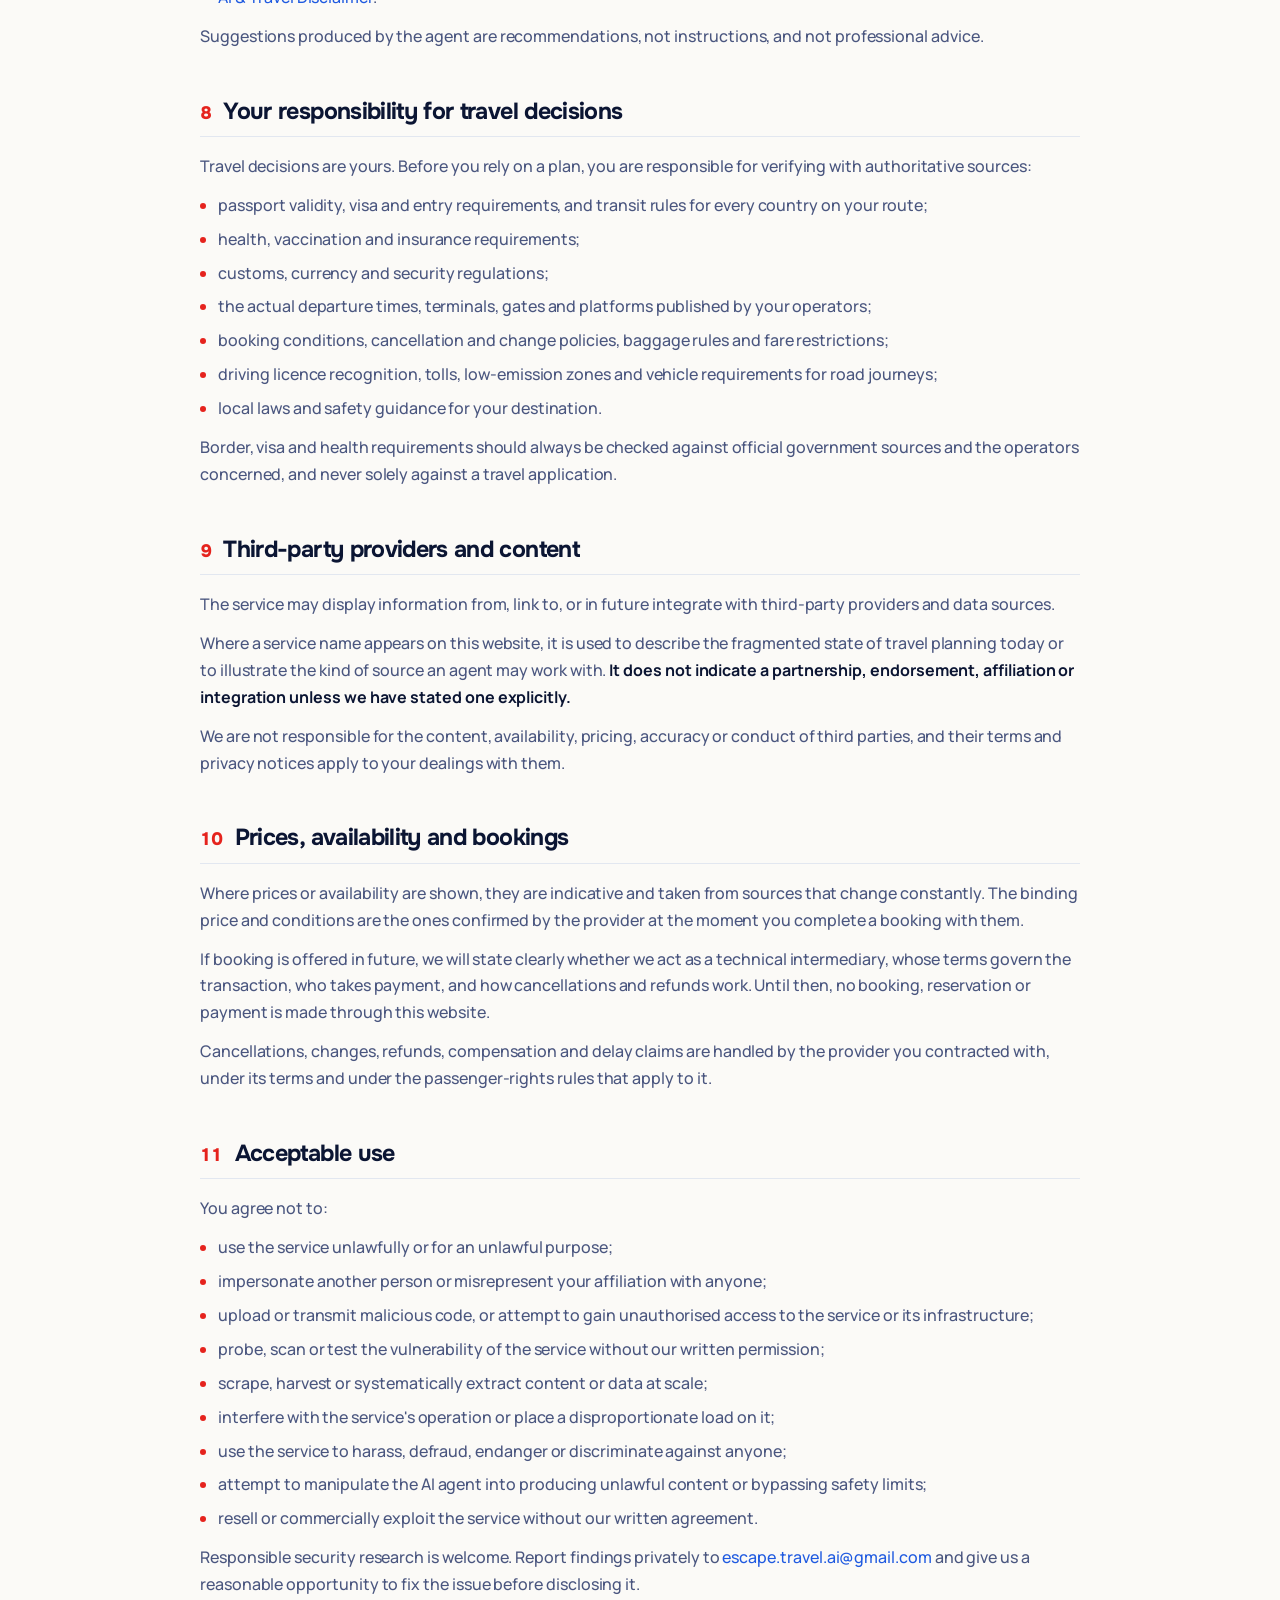
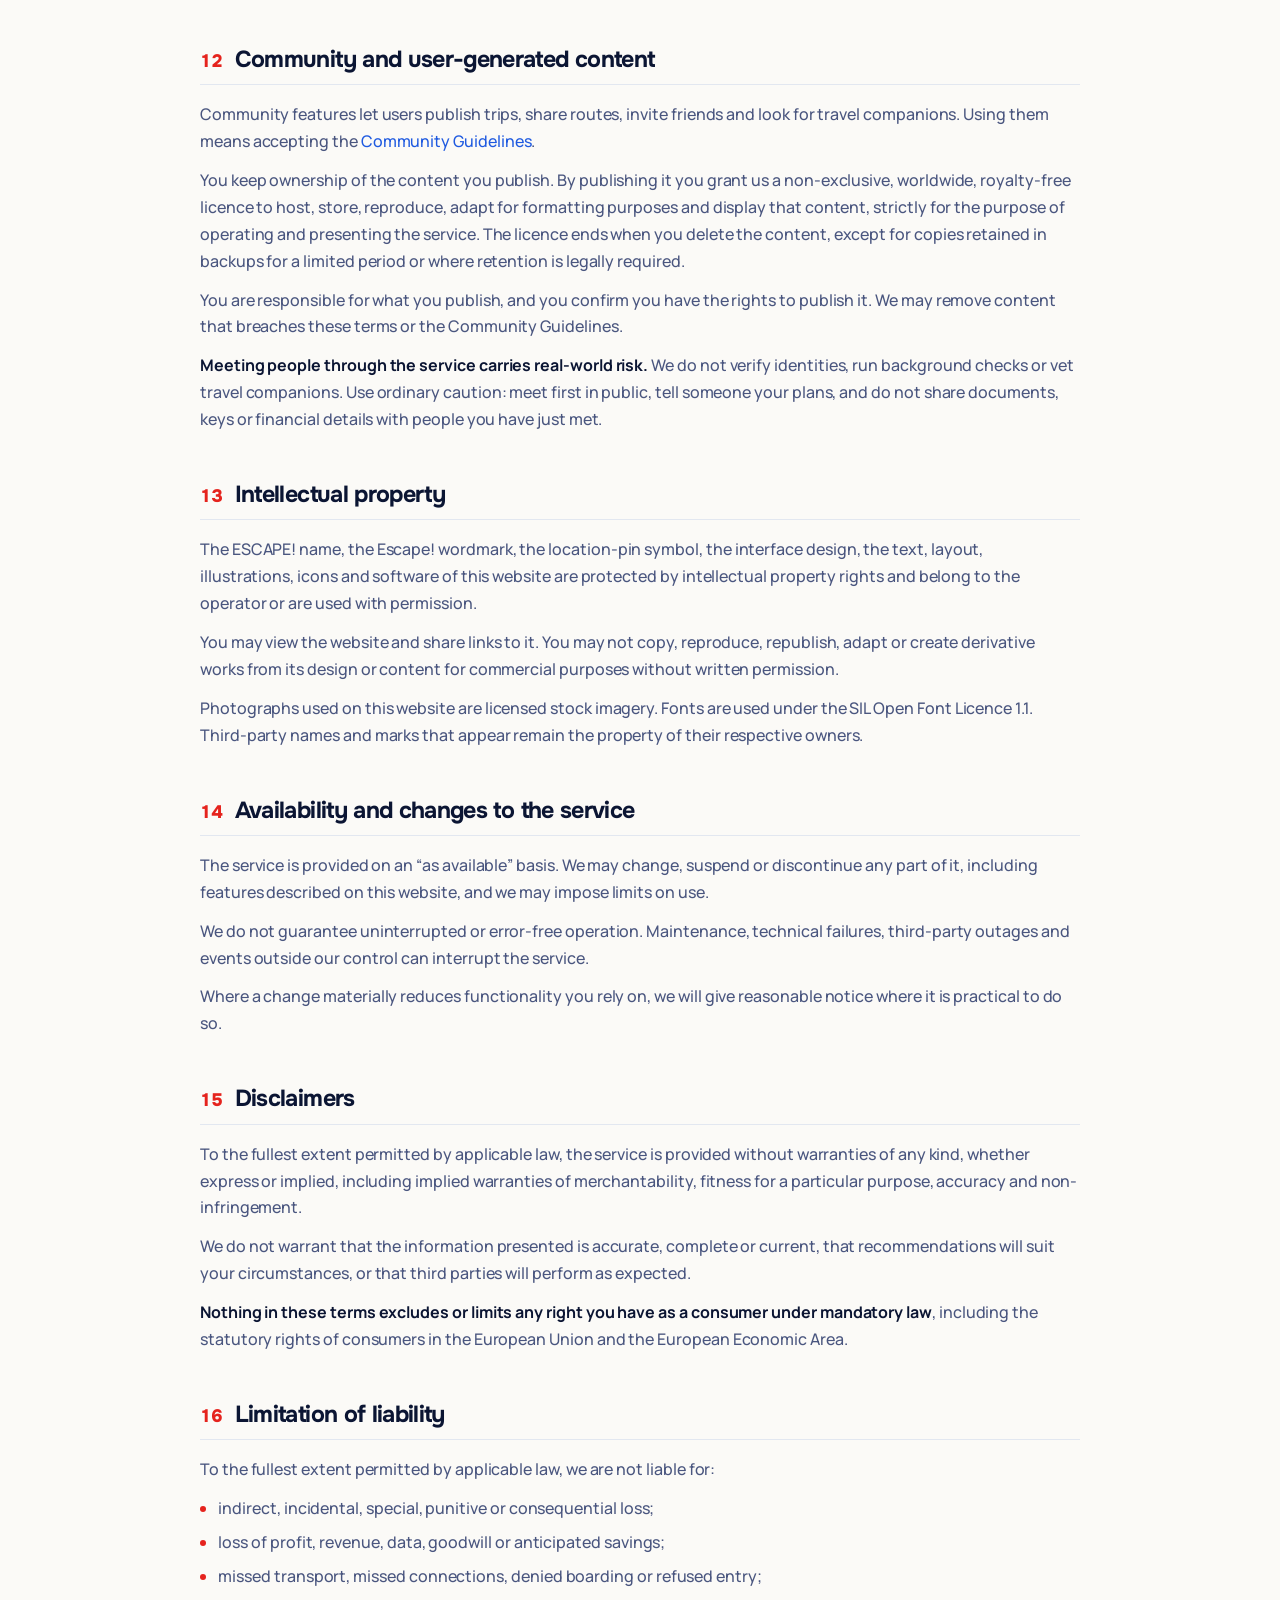
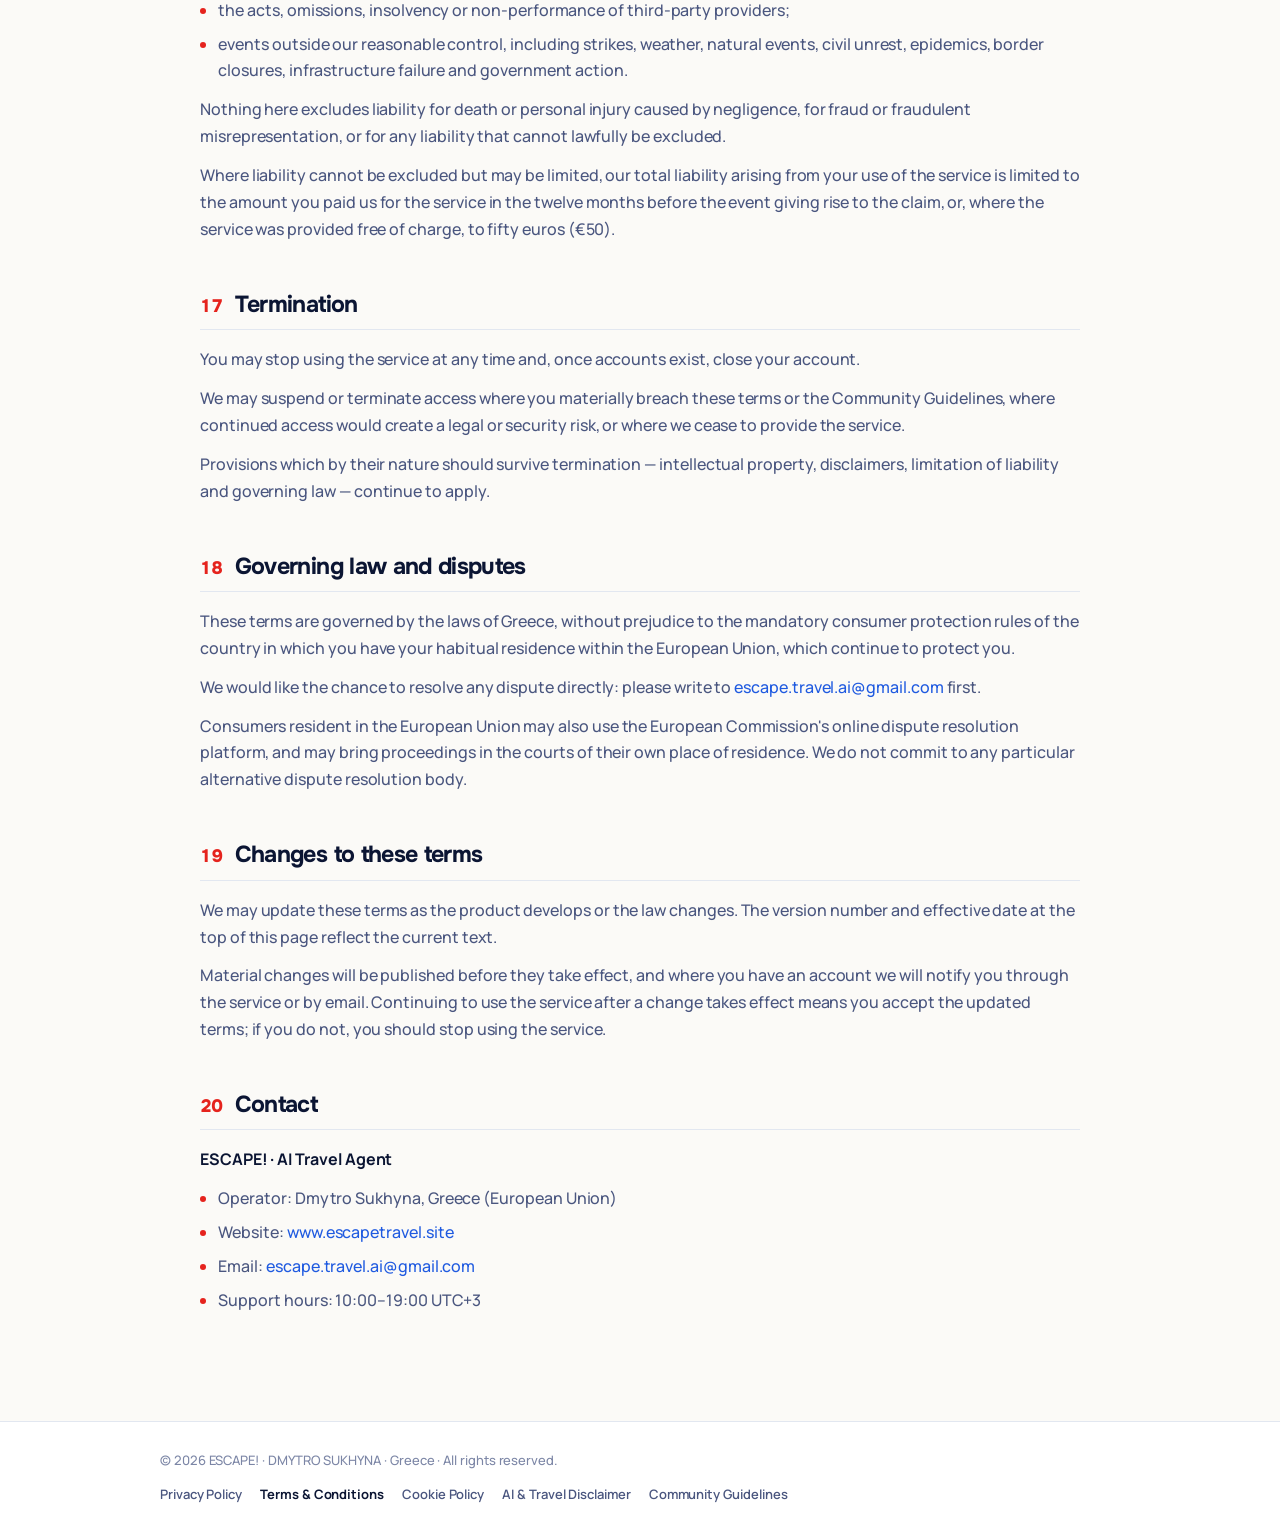
<file: terms.html>
<!doctype html>
<html lang="ru">
<head>
<meta charset="utf-8">
<meta name="viewport" content="width=device-width,initial-scale=1,viewport-fit=cover">
<meta name="theme-color" content="#FBFAF7">
<title>Пользовательское соглашение — Escape! AI Travel Agent</title>
<meta name="description" content="Пользовательское соглашение — Escape! AI Travel Agent. Оператор: DMYTRO SUKHYNA, Греция (ЕС).">
<meta name="robots" content="index,follow">
<link rel="canonical" href="https://www.escapetravel.site/terms.html">
<link rel="alternate" hreflang="ru" href="https://www.escapetravel.site/terms.html?lang=ru">
<link rel="alternate" hreflang="uk" href="https://www.escapetravel.site/terms.html?lang=uk">
<link rel="alternate" hreflang="en" href="https://www.escapetravel.site/terms.html?lang=en">
<link rel="alternate" hreflang="x-default" href="https://www.escapetravel.site/terms.html">
<meta property="og:type" content="article">
<meta property="og:site_name" content="Escape!">
<meta property="og:description" content="Условия использования Escape! — AI Travel Agent: что мы обещаем, чего не обещаем и на что вы соглашаетесь.">
<meta name="twitter:card" content="summary_large_image">
<meta property="og:title" content="Terms & Conditions — Escape!">
<meta property="og:url" content="https://www.escapetravel.site/terms.html">
<meta property="og:image" content="https://www.escapetravel.site/img/og-escape.jpg">
<link rel="icon" href="/favicon.svg" type="image/svg+xml">
<link rel="apple-touch-icon" href="/apple-touch-icon.png">
<link rel="stylesheet" href="/assets/legal.css?v=3f3526ec70">
</head>
<body data-doc="terms">
<header class="top">
  <div class="top__in">
    <a class="top__brand" href="/" aria-label="Escape! — AI Travel Agent">
      <span id="brandSlot"></span>
      <small>AI Travel Agent</small>
    </a>
    <div class="langs" role="group" aria-label="Language">
      <button type="button" data-lang="ru" aria-pressed="true">RU</button>
      <button type="button" data-lang="uk" aria-pressed="false">UA</button>
      <button type="button" data-lang="en" aria-pressed="false">EN</button>
    </div>
    <a class="back" id="backLink" href="/">← На главную</a>
  </div>
</header>

<main class="wrap" id="docBody">
<h1 class="doc-h1">Пользовательское соглашение</h1><p class="meta"><span>Действует с 1 сентября 2026 года</span><span>Редакция 2.0</span></p><div class="opbox"><div><small>Оператор</small><b>DMYTRO SUKHYNA</b></div><div><small>Страна</small><b>Греция</b></div><div><small>Сайт</small><a href="https://www.escapetravel.site">www.escapetravel.site</a></div><div><small>Email</small><a href="mailto:escape.travel.ai@gmail.com">escape.travel.ai@gmail.com</a></div><div><small>Вопросы по данным</small><a href="mailto:escape.travel.ai@gmail.com">escape.travel.ai@gmail.com</a></div><div><small>Поддержка</small><b>10:00–19:00 UTC+3</b></div></div><div class="callout" style="margin-top:26px"><b>Коротко.</b> Это соглашение регулирует использование сайта ESCAPE! и, после запуска, AI-агента ESCAPE!. Escape! планирует и организует поездки, но не является авиакомпанией, отелем, прокатной компанией, страховщиком или лицензированным туроператором и не продаёт вам турпакет. Всё, что вы бронируете, оформляется у соответствующего поставщика и на его условиях.</div><nav class="toc" aria-label="Содержание"><b>Содержание</b><ol><li><a href="#s1">1. С кем вы заключаете соглашение</a></li><li><a href="#s2">2. Принятие условий</a></li><li><a href="#s3">3. Что такое сервис</a></li><li><a href="#s4">4. Чем сервис не является</a></li><li><a href="#s5">5. Кто может пользоваться сервисом</a></li><li><a href="#s6">6. Аккаунты</a></li><li><a href="#s7">7. Информация, созданная AI</a></li><li><a href="#s8">8. Ваша ответственность за решения о поездке</a></li><li><a href="#s9">9. Сторонние поставщики и контент</a></li><li><a href="#s10">10. Цены, доступность и бронирование</a></li><li><a href="#s11">11. Допустимое использование</a></li><li><a href="#s12">12. Сообщество и пользовательский контент</a></li><li><a href="#s13">13. Интеллектуальная собственность</a></li><li><a href="#s14">14. Доступность и изменения сервиса</a></li><li><a href="#s15">15. Отказ от гарантий</a></li><li><a href="#s16">16. Ограничение ответственности</a></li><li><a href="#s17">17. Прекращение</a></li><li><a href="#s18">18. Применимое право и споры</a></li><li><a href="#s19">19. Изменения соглашения</a></li><li><a href="#s20">20. Контакты</a></li></ol></nav><div class="doc"><section id="s1"><h2><i>1</i><span>С кем вы заключаете соглашение</span></h2><p>Сайт и сервис ESCAPE! ведёт <strong>DMYTRO SUKHYNA</strong> из Греции (Европейский союз), контакт — <a href="mailto:escape.travel.ai@gmail.com">escape.travel.ai@gmail.com</a>.</p><p>«Мы», «нас» и «ESCAPE!» означают этого оператора. «Вы» — человека, который пользуется сайтом или сервисом.</p><p>Регистрационный номер компании и номер плательщика НДС не указаны, поскольку проект пока не ведётся через зарегистрированную компанию. Мы не заявляем о корпоративной структуре, которой у нас нет.</p></section><section id="s2"><h2><i>2</i><span>Принятие условий</span></h2><p>Пользуясь сайтом, отправляя форму раннего доступа или, в дальнейшем, используя приложение ESCAPE!, вы принимаете эти условия. Если вы с ними не согласны — пожалуйста, не пользуйтесь сервисом.</p><p>Соглашение следует читать вместе с <a href="/privacy.html">Политикой конфиденциальности</a>, <a href="/cookies.html">Политикой cookie</a>, <a href="/disclaimer.html">AI и travel-оговоркой</a> и <a href="/community.html">Правилами сообщества</a> — они являются частью договорённости между вами и нами.</p></section><section id="s3"><h2><i>3</i><span>Что такое сервис</span></h2><p>ESCAPE! — персональный AI-агент для путешествий. Он создан, чтобы понимать запрос на обычном языке, искать и сравнивать варианты, собирать связную поездку и сопровождать её во время самой поездки, перестраивая план при изменениях.</p><p>В зависимости от доступного набора функций это может охватывать направления, авиаперелёты, поезда, автобусы, паромы, отели и апартаменты, аренду авто, EV-маршруты и зарядки, карты и общественный транспорт, парковки, трансферы, погоду, рестораны, достопримечательности, активности, часы работы, тайминг, бюджеты, пересадки, запасы времени, оповещения, изменения маршрута, рекомендации и функции сообщества.</p><p><strong>Текущий статус сервиса — предзапуск.</strong> Публичный сайт представляет продукт и собирает заявки на ранний доступ. Он не предоставляет аккаунты, оплату, бронирование и сопровождение в дороге. Описания возможностей на сайте включают функциональность, которая запланирована или находится в разработке.</p></section><section id="s4"><h2><i>4</i><span>Чем сервис не является</span></h2><p>Чтобы избежать любых недоразумений: ESCAPE! не является и не выдаёт себя за:</p><ul><li>авиаперевозчика, железнодорожного, автобусного или паромного оператора либо иного перевозчика;</li><li>отель, оператора апартаментов или иного поставщика размещения;</li><li>прокатную компанию или оператора сети зарядных станций;</li><li>страховщика или страхового посредника;</li><li>лицензированное турагентство, туроператора или организатора пакетных туров в смысле Директивы (ЕС) 2015/2302;</li><li>консультанта по визовым, иммиграционным, таможенным и пограничным вопросам;</li><li>поставщика медицинских, юридических, налоговых или финансовых консультаций.</li></ul><p>Когда сервис помогает вам выйти на поставщика, договор возникает между вами и этим поставщиком. Мы не являемся его стороной и не гарантируем его исполнение.</p></section><section id="s5"><h2><i>5</i><span>Кто может пользоваться сервисом</span></h2><p>Вам должно быть не менее 16 лет либо больше, если этого требует право страны вашего проживания. Если вам меньше 18, пользуйтесь сервисом при участии родителя или опекуна; бронирование и оплату должен совершать дееспособный взрослый.</p><p>Пользуясь сервисом, вы подтверждаете, что обладаете дееспособностью для принятия этих условий и что вам это не запрещено применимым правом или санкционным режимом.</p></section><section id="s6"><h2><i>6</i><span>Аккаунты</span></h2><p>Аккаунтов пока нет. Когда они появятся, будет действовать следующее.</p><p>Вы отвечаете за достоверность сведений в аккаунте, за сохранность учётных данных и за действия, совершённые под вашим аккаунтом. Сообщите нам на <a href="mailto:escape.travel.ai@gmail.com">escape.travel.ai@gmail.com</a>, если подозреваете несанкционированный доступ.</p><p>Вы можете закрыть аккаунт в любой момент. Мы можем приостановить или закрыть аккаунт, нарушающий эти условия или Правила сообщества, используемый противоправно либо создающий риск для других пользователей или сервиса, — как правило, с уведомлением и возможностью объясниться, если нарушение не является серьёзным или срочным.</p></section><section id="s7"><h2><i>7</i><span>Информация, созданная AI</span></h2><p>Основа ESCAPE! — AI-агент. Пользоваться им стоит, ясно понимая, что это значит.</p><ul><li>Ответ AI может быть неточным, неполным или устаревшим — в том числе когда он звучит уверенно.</li><li>Время, цены, доступность, часы работы, расстояния и продолжительность поездки — это оценки, а не обязательства.</li><li>Агент не имеет прямого управления складом сторонних поставщиков и не может гарантировать, что показанный вариант всё ещё доступен.</li><li>Вы сами отвечаете за проверку всего, что при ошибке привело бы к реальным потерям, — см. раздел 8 и <a href="/disclaimer.html">AI и travel-оговорку</a>.</li></ul><p>Предложения агента — это рекомендации, а не указания и не профессиональная консультация.</p></section><section id="s8"><h2><i>8</i><span>Ваша ответственность за решения о поездке</span></h2><p>Решения о поездке принимаете вы. Прежде чем полагаться на план, проверьте по официальным источникам:</p><ul><li>срок действия паспорта, визовые и въездные требования, правила транзита для каждой страны на маршруте;</li><li>требования по здоровью, прививкам и страхованию;</li><li>таможенные, валютные и режимные правила;</li><li>фактическое время отправления, терминалы, гейты и платформы, опубликованные вашими перевозчиками;</li><li>условия брони, правила отмены и изменения, багажные нормы и тарифные ограничения;</li><li>признание водительского удостоверения, платные дороги, экологические зоны и требования к автомобилю для автопутешествий;</li><li>местные законы и рекомендации по безопасности в стране назначения.</li></ul><p>Пограничные, визовые и медицинские требования всегда следует сверять с официальными государственными источниками и перевозчиками, а не только с travel-приложением.</p></section><section id="s9"><h2><i>9</i><span>Сторонние поставщики и контент</span></h2><p>Сервис может показывать информацию из сторонних источников, ссылаться на них и в будущем интегрироваться с ними.</p><p>Если на сайте упомянуто название сервиса, оно используется, чтобы описать нынешнюю раздробленность планирования поездок или проиллюстрировать тип источника, с которым может работать агент. <strong>Это не означает партнёрства, одобрения, аффилированности или интеграции, если мы прямо не заявили об этом.</strong></p><p>Мы не отвечаем за содержание, доступность, цены, точность и поведение третьих лиц; к отношениям с ними применяются их собственные условия и политики.</p></section><section id="s10"><h2><i>10</i><span>Цены, доступность и бронирование</span></h2><p>Показанные цены и доступность носят справочный характер и берутся из источников, которые меняются постоянно. Обязывающими являются цена и условия, подтверждённые поставщиком в момент оформления брони у него.</p><p>Если бронирование появится в будущем, мы прямо укажем, выступаем ли мы техническим посредником, чьи условия применяются к сделке, кто принимает оплату и как работают отмены и возвраты. До этого через сайт не совершается ни бронирование, ни резервирование, ни оплата.</p><p>Отмены, изменения, возвраты, компенсации и претензии за задержки обрабатывает тот поставщик, с которым вы заключили договор, — по его условиям и по применимым к нему правилам о правах пассажиров.</p></section><section id="s11"><h2><i>11</i><span>Допустимое использование</span></h2><p>Вы обязуетесь не:</p><ul><li>использовать сервис противоправно или в противоправных целях;</li><li>выдавать себя за другое лицо или искажать свою связь с кем-либо;</li><li>загружать или передавать вредоносный код, пытаться получить несанкционированный доступ к сервису или его инфраструктуре;</li><li>сканировать и тестировать уязвимости сервиса без нашего письменного разрешения;</li><li>массово извлекать (скрейпить) контент или данные;</li><li>мешать работе сервиса или создавать несоразмерную нагрузку;</li><li>использовать сервис для преследования, мошенничества, создания опасности или дискриминации;</li><li>пытаться склонить AI-агента к созданию противоправного контента или обходу защитных ограничений;</li><li>перепродавать сервис или использовать его коммерчески без нашего письменного согласия.</li></ul><p>Добросовестные исследования безопасности приветствуются. Сообщайте о находках приватно на <a href="mailto:escape.travel.ai@gmail.com">escape.travel.ai@gmail.com</a> и дайте нам разумное время на исправление до публикации.</p></section><section id="s12"><h2><i>12</i><span>Сообщество и пользовательский контент</span></h2><p>Функции сообщества позволяют публиковать поездки, делиться маршрутами, приглашать друзей и искать попутчиков. Их использование означает принятие <a href="/community.html">Правил сообщества</a>.</p><p>Права на опубликованный вами контент остаются за вами. Публикуя его, вы предоставляете нам неисключительную, всемирную, безвозмездную лицензию на хостинг, хранение, воспроизведение, техническую адаптацию под форматы отображения и показ этого контента — исключительно для работы и представления сервиса. Лицензия прекращается при удалении контента, кроме копий в резервных копиях в течение ограниченного срока и случаев, когда хранение требуется по закону.</p><p>Вы отвечаете за то, что публикуете, и подтверждаете, что имеете на это права. Мы можем удалить контент, нарушающий эти условия или Правила сообщества.</p><p><strong>Знакомства через сервис связаны с реальными рисками.</strong> Мы не проверяем личности, не проводим проверок биографии и не верифицируем попутчиков. Соблюдайте обычную осторожность: первая встреча — в людном месте, сообщите близким о своих планах и не передавайте документы, ключи и финансовые данные людям, которых вы только что встретили.</p></section><section id="s13"><h2><i>13</i><span>Интеллектуальная собственность</span></h2><p>Название ESCAPE!, начертание Escape!, символ-пин, дизайн интерфейса, тексты, вёрстка, иллюстрации, иконки и программный код сайта охраняются правами интеллектуальной собственности и принадлежат оператору либо используются с разрешения.</p><p>Вы можете просматривать сайт и делиться ссылками на него. Копировать, воспроизводить, переопубликовывать, адаптировать и создавать производные произведения на основе его дизайна или содержания в коммерческих целях без письменного разрешения нельзя.</p><p>Фотографии на сайте — лицензированные стоковые изображения. Шрифты используются по лицензии SIL Open Font License 1.1. Упомянутые сторонние наименования и знаки остаются собственностью их правообладателей.</p></section><section id="s14"><h2><i>14</i><span>Доступность и изменения сервиса</span></h2><p>Сервис предоставляется по принципу «как есть и как доступно». Мы можем изменять, приостанавливать и прекращать любую его часть, включая описанные на сайте функции, и вводить ограничения на использование.</p><p>Мы не гарантируем бесперебойной и безошибочной работы. Обслуживание, технические сбои, отказы сторонних сервисов и события вне нашего контроля могут прерывать работу.</p><p>Если изменение существенно сокращает функциональность, на которую вы полагаетесь, мы постараемся уведомить об этом заранее, когда это практически возможно.</p></section><section id="s15"><h2><i>15</i><span>Отказ от гарантий</span></h2><p>В максимальной степени, допускаемой применимым правом, сервис предоставляется без каких-либо гарантий, прямых или подразумеваемых, включая подразумеваемые гарантии товарного качества, пригодности для определённой цели, точности и ненарушения прав третьих лиц.</p><p>Мы не гарантируем, что представленная информация точна, полна и актуальна, что рекомендации подойдут именно вашим обстоятельствам и что третьи лица исполнят обязательства так, как ожидается.</p><p><strong>Ничто в этом соглашении не исключает и не ограничивает ваши права потребителя по императивным нормам права</strong>, включая права потребителей в Европейском союзе и Европейской экономической зоне.</p></section><section id="s16"><h2><i>16</i><span>Ограничение ответственности</span></h2><p>В максимальной степени, допускаемой применимым правом, мы не несём ответственности за:</p><ul><li>косвенные, случайные, специальные, штрафные и последующие убытки;</li><li>упущенную выгоду, потерю выручки, данных, деловой репутации или ожидаемой экономии;</li><li>пропущенный транспорт, несостоявшиеся пересадки, отказ в посадке или во въезде;</li><li>действия, бездействие, несостоятельность или неисполнение обязательств сторонними поставщиками;</li><li>события вне нашего разумного контроля, включая забастовки, погоду, стихийные явления, гражданские беспорядки, эпидемии, закрытие границ, отказы инфраструктуры и действия властей.</li></ul><p>Ничто здесь не исключает ответственности за смерть или причинение вреда здоровью вследствие небрежности, за мошенничество и умышленное введение в заблуждение, а также за любую ответственность, которую нельзя исключить по закону.</p><p>Там, где ответственность нельзя исключить, но можно ограничить, наша совокупная ответственность в связи с использованием сервиса ограничена суммой, уплаченной вами нам за сервис за двенадцать месяцев до события, породившего требование, а если сервис предоставлялся бесплатно — пятьюдесятью евро (€50).</p></section><section id="s17"><h2><i>17</i><span>Прекращение</span></h2><p>Вы можете прекратить пользоваться сервисом в любой момент и, когда появятся аккаунты, закрыть аккаунт.</p><p>Мы можем приостановить или прекратить доступ при существенном нарушении этих условий или Правил сообщества, если продолжение доступа создаёт юридический риск или риск безопасности, а также если мы прекращаем оказание сервиса.</p><p>Положения, которые по своей природе должны действовать после прекращения — об интеллектуальной собственности, отказе от гарантий, ограничении ответственности и применимом праве, — продолжают действовать.</p></section><section id="s18"><h2><i>18</i><span>Применимое право и споры</span></h2><p>К соглашению применяется право Греции — без ущерба для императивных норм защиты прав потребителей страны вашего обычного проживания в Европейском союзе, которые продолжают вас защищать.</p><p>Мы хотели бы иметь возможность решить спор напрямую: пожалуйста, сначала напишите на <a href="mailto:escape.travel.ai@gmail.com">escape.travel.ai@gmail.com</a>.</p><p>Потребители, проживающие в Европейском союзе, могут также воспользоваться платформой онлайн-урегулирования споров Европейской комиссии и обратиться в суд по месту своего жительства. Мы не принимаем на себя обязательства участвовать в конкретной процедуре альтернативного урегулирования споров.</p></section><section id="s19"><h2><i>19</i><span>Изменения соглашения</span></h2><p>Мы можем обновлять эти условия по мере развития продукта или изменения законодательства. Номер редакции и дата вверху страницы соответствуют действующему тексту.</p><p>Существенные изменения публикуются до вступления в силу, а при наличии аккаунта мы уведомим вас через сервис или по электронной почте. Продолжение использования сервиса после вступления изменений в силу означает согласие с обновлёнными условиями; если вы не согласны, пользование следует прекратить.</p></section><section id="s20"><h2><i>20</i><span>Контакты</span></h2><p><strong>ESCAPE! · AI Travel Agent</strong></p><ul><li>Оператор: DMYTRO SUKHYNA, Греция (Европейский союз)</li><li>Сайт: <a href="https://www.escapetravel.site">www.escapetravel.site</a></li><li>Email: <a href="mailto:escape.travel.ai@gmail.com">escape.travel.ai@gmail.com</a></li><li>Часы поддержки: 10:00–19:00 UTC+3</li></ul></section></div>
</main>

<footer class="foot">
  <div class="foot__in">
    <span id="footNote"></span>
    <nav class="foot__links" id="footLinks" aria-label="Legal"></nav>
  </div>
</footer>

<script src="/assets/legal-docs.js?v=53e0c8d4f2"></script>
<script src="/assets/legal.js?v=e5ea0007ac"></script>
</body>
</html>
</file>
<file: assets/fonts.css>
@font-face{font-family:'Manrope';font-style:normal;font-weight:400;font-display:swap;src:url(/assets/fonts/manrope-cyrillic-ext-400.woff2) format('woff2');unicode-range:U+0460-052F, U+1C80-1C8A, U+20B4, U+2DE0-2DFF, U+A640-A69F, U+FE2E-FE2F}
@font-face{font-family:'Manrope';font-style:normal;font-weight:400;font-display:swap;src:url(/assets/fonts/manrope-cyrillic-400.woff2) format('woff2');unicode-range:U+0301, U+0400-045F, U+0490-0491, U+04B0-04B1, U+2116}
@font-face{font-family:'Manrope';font-style:normal;font-weight:400;font-display:swap;src:url(/assets/fonts/manrope-latin-ext-400.woff2) format('woff2');unicode-range:U+0100-02BA, U+02BD-02C5, U+02C7-02CC, U+02CE-02D7, U+02DD-02FF, U+0304, U+0308, U+0329, U+1D00-1DBF, U+1E00-1E9F, U+1EF2-1EFF, U+2020, U+20A0-20AB, U+20AD-20C0, U+2113, U+2C60-2C7F, U+A720-A7FF}
@font-face{font-family:'Manrope';font-style:normal;font-weight:400;font-display:swap;src:url(/assets/fonts/manrope-latin-400.woff2) format('woff2');unicode-range:U+0000-00FF, U+0131, U+0152-0153, U+02BB-02BC, U+02C6, U+02DA, U+02DC, U+0304, U+0308, U+0329, U+2000-206F, U+20AC, U+2122, U+2191, U+2193, U+2212, U+2215, U+FEFF, U+FFFD}
@font-face{font-family:'Manrope';font-style:normal;font-weight:500;font-display:swap;src:url(/assets/fonts/manrope-cyrillic-ext-500.woff2) format('woff2');unicode-range:U+0460-052F, U+1C80-1C8A, U+20B4, U+2DE0-2DFF, U+A640-A69F, U+FE2E-FE2F}
@font-face{font-family:'Manrope';font-style:normal;font-weight:500;font-display:swap;src:url(/assets/fonts/manrope-cyrillic-500.woff2) format('woff2');unicode-range:U+0301, U+0400-045F, U+0490-0491, U+04B0-04B1, U+2116}
@font-face{font-family:'Manrope';font-style:normal;font-weight:500;font-display:swap;src:url(/assets/fonts/manrope-latin-ext-500.woff2) format('woff2');unicode-range:U+0100-02BA, U+02BD-02C5, U+02C7-02CC, U+02CE-02D7, U+02DD-02FF, U+0304, U+0308, U+0329, U+1D00-1DBF, U+1E00-1E9F, U+1EF2-1EFF, U+2020, U+20A0-20AB, U+20AD-20C0, U+2113, U+2C60-2C7F, U+A720-A7FF}
@font-face{font-family:'Manrope';font-style:normal;font-weight:500;font-display:swap;src:url(/assets/fonts/manrope-latin-500.woff2) format('woff2');unicode-range:U+0000-00FF, U+0131, U+0152-0153, U+02BB-02BC, U+02C6, U+02DA, U+02DC, U+0304, U+0308, U+0329, U+2000-206F, U+20AC, U+2122, U+2191, U+2193, U+2212, U+2215, U+FEFF, U+FFFD}
@font-face{font-family:'Manrope';font-style:normal;font-weight:600;font-display:swap;src:url(/assets/fonts/manrope-cyrillic-ext-600.woff2) format('woff2');unicode-range:U+0460-052F, U+1C80-1C8A, U+20B4, U+2DE0-2DFF, U+A640-A69F, U+FE2E-FE2F}
@font-face{font-family:'Manrope';font-style:normal;font-weight:600;font-display:swap;src:url(/assets/fonts/manrope-cyrillic-600.woff2) format('woff2');unicode-range:U+0301, U+0400-045F, U+0490-0491, U+04B0-04B1, U+2116}
@font-face{font-family:'Manrope';font-style:normal;font-weight:600;font-display:swap;src:url(/assets/fonts/manrope-latin-ext-600.woff2) format('woff2');unicode-range:U+0100-02BA, U+02BD-02C5, U+02C7-02CC, U+02CE-02D7, U+02DD-02FF, U+0304, U+0308, U+0329, U+1D00-1DBF, U+1E00-1E9F, U+1EF2-1EFF, U+2020, U+20A0-20AB, U+20AD-20C0, U+2113, U+2C60-2C7F, U+A720-A7FF}
@font-face{font-family:'Manrope';font-style:normal;font-weight:600;font-display:swap;src:url(/assets/fonts/manrope-latin-600.woff2) format('woff2');unicode-range:U+0000-00FF, U+0131, U+0152-0153, U+02BB-02BC, U+02C6, U+02DA, U+02DC, U+0304, U+0308, U+0329, U+2000-206F, U+20AC, U+2122, U+2191, U+2193, U+2212, U+2215, U+FEFF, U+FFFD}
@font-face{font-family:'Manrope';font-style:normal;font-weight:700;font-display:swap;src:url(/assets/fonts/manrope-cyrillic-ext-700.woff2) format('woff2');unicode-range:U+0460-052F, U+1C80-1C8A, U+20B4, U+2DE0-2DFF, U+A640-A69F, U+FE2E-FE2F}
@font-face{font-family:'Manrope';font-style:normal;font-weight:700;font-display:swap;src:url(/assets/fonts/manrope-cyrillic-700.woff2) format('woff2');unicode-range:U+0301, U+0400-045F, U+0490-0491, U+04B0-04B1, U+2116}
@font-face{font-family:'Manrope';font-style:normal;font-weight:700;font-display:swap;src:url(/assets/fonts/manrope-latin-ext-700.woff2) format('woff2');unicode-range:U+0100-02BA, U+02BD-02C5, U+02C7-02CC, U+02CE-02D7, U+02DD-02FF, U+0304, U+0308, U+0329, U+1D00-1DBF, U+1E00-1E9F, U+1EF2-1EFF, U+2020, U+20A0-20AB, U+20AD-20C0, U+2113, U+2C60-2C7F, U+A720-A7FF}
@font-face{font-family:'Manrope';font-style:normal;font-weight:700;font-display:swap;src:url(/assets/fonts/manrope-latin-700.woff2) format('woff2');unicode-range:U+0000-00FF, U+0131, U+0152-0153, U+02BB-02BC, U+02C6, U+02DA, U+02DC, U+0304, U+0308, U+0329, U+2000-206F, U+20AC, U+2122, U+2191, U+2193, U+2212, U+2215, U+FEFF, U+FFFD}
@font-face{font-family:'Manrope';font-style:normal;font-weight:800;font-display:swap;src:url(/assets/fonts/manrope-cyrillic-ext-800.woff2) format('woff2');unicode-range:U+0460-052F, U+1C80-1C8A, U+20B4, U+2DE0-2DFF, U+A640-A69F, U+FE2E-FE2F}
@font-face{font-family:'Manrope';font-style:normal;font-weight:800;font-display:swap;src:url(/assets/fonts/manrope-cyrillic-800.woff2) format('woff2');unicode-range:U+0301, U+0400-045F, U+0490-0491, U+04B0-04B1, U+2116}
@font-face{font-family:'Manrope';font-style:normal;font-weight:800;font-display:swap;src:url(/assets/fonts/manrope-latin-ext-800.woff2) format('woff2');unicode-range:U+0100-02BA, U+02BD-02C5, U+02C7-02CC, U+02CE-02D7, U+02DD-02FF, U+0304, U+0308, U+0329, U+1D00-1DBF, U+1E00-1E9F, U+1EF2-1EFF, U+2020, U+20A0-20AB, U+20AD-20C0, U+2113, U+2C60-2C7F, U+A720-A7FF}
@font-face{font-family:'Manrope';font-style:normal;font-weight:800;font-display:swap;src:url(/assets/fonts/manrope-latin-800.woff2) format('woff2');unicode-range:U+0000-00FF, U+0131, U+0152-0153, U+02BB-02BC, U+02C6, U+02DA, U+02DC, U+0304, U+0308, U+0329, U+2000-206F, U+20AC, U+2122, U+2191, U+2193, U+2212, U+2215, U+FEFF, U+FFFD}
@font-face{font-family:'Onest';font-style:normal;font-weight:500;font-display:swap;src:url(/assets/fonts/onest-cyrillic-ext-500.woff2) format('woff2');unicode-range:U+0460-052F, U+1C80-1C8A, U+20B4, U+2DE0-2DFF, U+A640-A69F, U+FE2E-FE2F}
@font-face{font-family:'Onest';font-style:normal;font-weight:500;font-display:swap;src:url(/assets/fonts/onest-cyrillic-500.woff2) format('woff2');unicode-range:U+0301, U+0400-045F, U+0490-0491, U+04B0-04B1, U+2116}
@font-face{font-family:'Onest';font-style:normal;font-weight:500;font-display:swap;src:url(/assets/fonts/onest-latin-ext-500.woff2) format('woff2');unicode-range:U+0100-02BA, U+02BD-02C5, U+02C7-02CC, U+02CE-02D7, U+02DD-02FF, U+0304, U+0308, U+0329, U+1D00-1DBF, U+1E00-1E9F, U+1EF2-1EFF, U+2020, U+20A0-20AB, U+20AD-20C0, U+2113, U+2C60-2C7F, U+A720-A7FF}
@font-face{font-family:'Onest';font-style:normal;font-weight:500;font-display:swap;src:url(/assets/fonts/onest-latin-500.woff2) format('woff2');unicode-range:U+0000-00FF, U+0131, U+0152-0153, U+02BB-02BC, U+02C6, U+02DA, U+02DC, U+0304, U+0308, U+0329, U+2000-206F, U+20AC, U+2122, U+2191, U+2193, U+2212, U+2215, U+FEFF, U+FFFD}
@font-face{font-family:'Onest';font-style:normal;font-weight:600;font-display:swap;src:url(/assets/fonts/onest-cyrillic-ext-600.woff2) format('woff2');unicode-range:U+0460-052F, U+1C80-1C8A, U+20B4, U+2DE0-2DFF, U+A640-A69F, U+FE2E-FE2F}
@font-face{font-family:'Onest';font-style:normal;font-weight:600;font-display:swap;src:url(/assets/fonts/onest-cyrillic-600.woff2) format('woff2');unicode-range:U+0301, U+0400-045F, U+0490-0491, U+04B0-04B1, U+2116}
@font-face{font-family:'Onest';font-style:normal;font-weight:600;font-display:swap;src:url(/assets/fonts/onest-latin-ext-600.woff2) format('woff2');unicode-range:U+0100-02BA, U+02BD-02C5, U+02C7-02CC, U+02CE-02D7, U+02DD-02FF, U+0304, U+0308, U+0329, U+1D00-1DBF, U+1E00-1E9F, U+1EF2-1EFF, U+2020, U+20A0-20AB, U+20AD-20C0, U+2113, U+2C60-2C7F, U+A720-A7FF}
@font-face{font-family:'Onest';font-style:normal;font-weight:600;font-display:swap;src:url(/assets/fonts/onest-latin-600.woff2) format('woff2');unicode-range:U+0000-00FF, U+0131, U+0152-0153, U+02BB-02BC, U+02C6, U+02DA, U+02DC, U+0304, U+0308, U+0329, U+2000-206F, U+20AC, U+2122, U+2191, U+2193, U+2212, U+2215, U+FEFF, U+FFFD}
@font-face{font-family:'Onest';font-style:normal;font-weight:700;font-display:swap;src:url(/assets/fonts/onest-cyrillic-ext-700.woff2) format('woff2');unicode-range:U+0460-052F, U+1C80-1C8A, U+20B4, U+2DE0-2DFF, U+A640-A69F, U+FE2E-FE2F}
@font-face{font-family:'Onest';font-style:normal;font-weight:700;font-display:swap;src:url(/assets/fonts/onest-cyrillic-700.woff2) format('woff2');unicode-range:U+0301, U+0400-045F, U+0490-0491, U+04B0-04B1, U+2116}
@font-face{font-family:'Onest';font-style:normal;font-weight:700;font-display:swap;src:url(/assets/fonts/onest-latin-ext-700.woff2) format('woff2');unicode-range:U+0100-02BA, U+02BD-02C5, U+02C7-02CC, U+02CE-02D7, U+02DD-02FF, U+0304, U+0308, U+0329, U+1D00-1DBF, U+1E00-1E9F, U+1EF2-1EFF, U+2020, U+20A0-20AB, U+20AD-20C0, U+2113, U+2C60-2C7F, U+A720-A7FF}
@font-face{font-family:'Onest';font-style:normal;font-weight:700;font-display:swap;src:url(/assets/fonts/onest-latin-700.woff2) format('woff2');unicode-range:U+0000-00FF, U+0131, U+0152-0153, U+02BB-02BC, U+02C6, U+02DA, U+02DC, U+0304, U+0308, U+0329, U+2000-206F, U+20AC, U+2122, U+2191, U+2193, U+2212, U+2215, U+FEFF, U+FFFD}
@font-face{font-family:'Onest';font-style:normal;font-weight:800;font-display:swap;src:url(/assets/fonts/onest-cyrillic-ext-800.woff2) format('woff2');unicode-range:U+0460-052F, U+1C80-1C8A, U+20B4, U+2DE0-2DFF, U+A640-A69F, U+FE2E-FE2F}
@font-face{font-family:'Onest';font-style:normal;font-weight:800;font-display:swap;src:url(/assets/fonts/onest-cyrillic-800.woff2) format('woff2');unicode-range:U+0301, U+0400-045F, U+0490-0491, U+04B0-04B1, U+2116}
@font-face{font-family:'Onest';font-style:normal;font-weight:800;font-display:swap;src:url(/assets/fonts/onest-latin-ext-800.woff2) format('woff2');unicode-range:U+0100-02BA, U+02BD-02C5, U+02C7-02CC, U+02CE-02D7, U+02DD-02FF, U+0304, U+0308, U+0329, U+1D00-1DBF, U+1E00-1E9F, U+1EF2-1EFF, U+2020, U+20A0-20AB, U+20AD-20C0, U+2113, U+2C60-2C7F, U+A720-A7FF}
@font-face{font-family:'Onest';font-style:normal;font-weight:800;font-display:swap;src:url(/assets/fonts/onest-latin-800.woff2) format('woff2');unicode-range:U+0000-00FF, U+0131, U+0152-0153, U+02BB-02BC, U+02C6, U+02DA, U+02DC, U+0304, U+0308, U+0329, U+2000-206F, U+20AC, U+2122, U+2191, U+2193, U+2212, U+2215, U+FEFF, U+FFFD}
@font-face{font-family:'Great Vibes';font-style:normal;font-weight:400;font-display:swap;src:url(/assets/fonts/greatvibes-latin-ext-400.woff2) format('woff2');unicode-range:U+0100-02BA, U+02BD-02C5, U+02C7-02CC, U+02CE-02D7, U+02DD-02FF, U+0304, U+0308, U+0329, U+1D00-1DBF, U+1E00-1E9F, U+1EF2-1EFF, U+2020, U+20A0-20AB, U+20AD-20C0, U+2113, U+2C60-2C7F, U+A720-A7FF}
@font-face{font-family:'Great Vibes';font-style:normal;font-weight:400;font-display:swap;src:url(/assets/fonts/greatvibes-latin-400.woff2) format('woff2');unicode-range:U+0000-00FF, U+0131, U+0152-0153, U+02BB-02BC, U+02C6, U+02DA, U+02DC, U+0304, U+0308, U+0329, U+2000-206F, U+20AC, U+2122, U+2191, U+2193, U+2212, U+2215, U+FEFF, U+FFFD}
</file>
<file: assets/styles.css>
/* ==========================================================================
   ESCAPE! — AI Travel Agent
   Design system
   ========================================================================== */

/* --- 1. Tokens ----------------------------------------------------------- */
:root{
  /* Brand */
  --navy-900:#070E24;
  --navy-800:#0C1733;
  --navy-700:#132148;
  --navy-600:#1D2F63;
  --ink:#0B1533;
  --ink-2:#4A567F;
  --ink-3:#555D7B;

  --white:#FFFDFA;
  --white-warm:#FBFAF7;
  --surface:#F7F3ED;
  --surface-2:#F0EAE0;
  --line:#E9E2D7;
  --line-strong:#D9CEBE;

  --sky:#EAF2FD;
  --sky-2:#D3E4FB;
  --blue:#1F5AE0;
  --blue-deep:#123CA8;

  --sand:#F5EDE2;
  --champagne:#EFE3D2;

  --red:#E5231D;
  --red-soft:#FDF2F1;
  /* the brand red drops below 4.5:1 at text sizes — this is the same hue, passing */
  --red-ink:#C81C17;

  --ok:#12A150;

  /* Typography */
  --font-ui:"Manrope",-apple-system,BlinkMacSystemFont,"Segoe UI",Roboto,Helvetica,Arial,sans-serif;
  --font-display:"Onest","Manrope",-apple-system,BlinkMacSystemFont,"Segoe UI",Roboto,sans-serif;
  --font-script:"Great Vibes","Snell Roundhand","Apple Chancery",cursive;
  --font-mono:ui-monospace,SFMono-Regular,"SF Mono",Menlo,Consolas,monospace;

  /* Type scale */
  --t-display:clamp(2.5rem,1.1rem + 4.2vw,4.9rem);
  --t-h2:clamp(1.95rem,1.02rem + 2.7vw,3.4rem);
  --t-h3:clamp(1.34rem,1.02rem + .95vw,1.95rem);
  --t-h4:clamp(1.06rem,.96rem + .34vw,1.26rem);
  --t-lead:clamp(1.04rem,.96rem + .38vw,1.26rem);
  --t-body:clamp(.95rem,.92rem + .14vw,1.03rem);
  --t-small:.875rem;
  --t-micro:.75rem;

  /* Spacing */
  --sp-1:4px;  --sp-2:8px;  --sp-3:12px; --sp-4:16px; --sp-5:24px;
  --sp-6:32px; --sp-7:48px; --sp-8:64px; --sp-9:96px;
  --sp-section:clamp(66px,7.6vw,148px);
  --gutter:clamp(20px,4.2vw,52px);
  --maxw:1272px;
  --maxw-narrow:880px;

  /* Radii */
  --r-xs:8px; --r-sm:12px; --r-md:18px; --r-lg:26px; --r-xl:36px; --r-pill:999px;

  /* Shadow */
  --sh-1:0 1px 2px rgba(11,21,51,.05),0 2px 8px rgba(11,21,51,.05);
  --sh-2:0 2px 6px rgba(11,21,51,.06),0 12px 30px rgba(11,21,51,.08);
  --sh-3:0 4px 12px rgba(11,21,51,.07),0 26px 60px rgba(11,21,51,.13);
  --sh-phone:0 30px 70px rgba(7,14,36,.30),0 8px 20px rgba(7,14,36,.16);

  /* Motion */
  --ease:cubic-bezier(.22,.72,.26,1);
  --ease-out:cubic-bezier(.16,1,.3,1);
  --ease-soft:cubic-bezier(.34,.9,.28,1);
  --dur:.5s;

  --header-h:70px;
}

/* --- 2. Reset ------------------------------------------------------------ */
*,*::before,*::after{box-sizing:border-box}
html{-webkit-text-size-adjust:100%;scroll-behavior:smooth;scroll-padding-top:calc(var(--header-h) + 12px)}
body{
  margin:0;background:var(--white-warm);color:var(--ink);
  font-family:var(--font-ui);font-size:var(--t-body);line-height:1.62;
  font-weight:450;letter-spacing:-.005em;
  -webkit-font-smoothing:antialiased;-moz-osx-font-smoothing:grayscale;
  overflow-x:hidden;
}
img,svg,video{max-width:100%;display:block}
h1,h2,h3,h4,p,figure,ul,ol{margin:0}
ul,ol{padding:0;list-style:none}
a{color:inherit;text-decoration:none}
button,input,textarea,select{font:inherit;color:inherit}
button{background:none;border:0;cursor:pointer}
:focus-visible{outline:3px solid var(--blue);outline-offset:3px;border-radius:4px}
::selection{background:var(--red);color:#fff}
[hidden]{display:none!important}

h1,h2,h3,h4,.display{font-family:var(--font-display);font-weight:700;letter-spacing:-.032em;line-height:1.06}
h3,h4{letter-spacing:-.024em;line-height:1.16}
p{text-wrap:pretty}
h3,h4{letter-spacing:-.02em;line-height:1.22}

/* --- 3. Layout ----------------------------------------------------------- */
.wrap{width:100%;max-width:var(--maxw);margin-inline:auto;padding-inline:var(--gutter)}
.section{padding-block:var(--sp-section);position:relative}
.section--tight{padding-block:calc(var(--sp-section) * .72)}
.section--dark{background:var(--navy-900);color:#EDF1FA}
/* Alternating cream and beige drew a hard line at every join. The light
   sections share one ground; the photographs and the dark sections are what
   separate them. --surface stays what it always was for cards and chips. */
.section--surface{background:var(--white-warm)}
.section--sky{background:var(--white-warm)}
.section--dark h1,.section--dark h2,.section--dark h3{color:#fff}

.eyebrow{
  display:inline-flex;align-items:center;gap:10px;
  font-size:11px;font-weight:800;letter-spacing:.2em;text-transform:uppercase;
  color:var(--ink-3);
}
.eyebrow::before{
  content:"";width:26px;height:2px;border-radius:2px;flex:none;
  background:linear-gradient(90deg,var(--red),rgba(229,35,29,0));
}
.section--dark .eyebrow::before{background:linear-gradient(90deg,#FF6A63,rgba(255,106,99,0))}
.section--dark .eyebrow{color:#8E9CC4}

.lead{font-size:var(--t-lead);color:var(--ink-2);line-height:1.62;max-width:58ch;letter-spacing:-.006em}
.section--dark .lead{color:#A9B5D4}
.muted{color:var(--ink-3)}
.src{font-size:var(--t-micro);color:var(--ink-3);letter-spacing:.01em}
.section--dark .src{color:#7682A7}
/* the same grey over a photograph falls to 3.5:1 — it gets its own value there */
.section--dark.section--photo .src{color:#98A5C8}
/* the veil now opens a little sooner at the top edge, so the eyebrow that sits
   in that band needs the same treatment the small print already had */
.section--dark.section--photo .eyebrow{color:#A9B5D6}

.head{max-width:var(--maxw-narrow)}
/* the globe sits on an axis; its heading belongs on the same one */
.head--mid{margin-inline:auto;text-align:center}
.head--mid .lead{margin-inline:auto}
.head h2{font-size:var(--t-h2);margin-block:14px 16px;text-wrap:balance}

.grid{display:grid;gap:clamp(16px,2vw,26px)}

/* --- 4. Brand ------------------------------------------------------------ */
.brandmark{display:inline-flex;align-items:baseline;gap:.19em;white-space:nowrap;line-height:1}
.brandmark .word{
  font-family:var(--font-script);color:var(--red);
  font-size:1.46em;line-height:1;font-weight:400;
  /* Great Vibes ships in a single weight — a hairline stroke gives it body */
  -webkit-text-stroke:.013em currentColor;
  paint-order:stroke fill;
}
.brandmark .pin{
  width:.5em;height:1.04em;flex:none;color:var(--red);
  transform:translateY(.02em);
}
.brandmark--light .word,.brandmark--light .pin{color:#FF4A44}
.brandmark--inline{vertical-align:baseline}
.section--dark .brandmark--inline .word,.section--dark .brandmark--inline .pin{color:#FF5A54}
.brandmark--inline .word{font-size:1.2em}
.brandmark--inline .pin{width:.4em;height:.84em;transform:translateY(.01em)}

.pin-svg{width:100%;height:100%;display:block;overflow:visible}

/* --- 5. Buttons ---------------------------------------------------------- */
.btn{
  --btn-bg:var(--ink);--btn-fg:#fff;
  display:inline-flex;align-items:center;justify-content:center;gap:10px;
  padding:15px 26px;border-radius:var(--r-pill);
  background:var(--btn-bg);color:var(--btn-fg);
  font-weight:700;font-size:var(--t-small);letter-spacing:.005em;
  transition:transform .28s var(--ease),box-shadow .28s var(--ease),background .2s;
  box-shadow:var(--sh-2);will-change:transform;text-align:center;
}
.btn:hover{transform:translateY(-2px);box-shadow:var(--sh-3)}
.btn:active{transform:translateY(0)}
.btn .arw{transition:transform .3s var(--ease)}
.btn:hover .arw{transform:translateX(4px)}
.btn--red{--btn-bg:var(--red)}
.btn--blue{--btn-bg:var(--blue)}
.btn--ghost{
  --btn-bg:transparent;--btn-fg:var(--ink);
  border:1.5px solid var(--line-strong);box-shadow:none;
}
.btn--ghost:hover{border-color:var(--ink);box-shadow:var(--sh-1)}
.section--dark .btn--ghost{--btn-fg:#fff;border-color:rgba(255,255,255,.28)}
.section--dark .btn--ghost:hover{border-color:#fff;background:rgba(255,255,255,.06)}
.btn--sm{padding:11px 20px;font-size:var(--t-micro)}

.chip{
  display:inline-flex;align-items:center;gap:9px;
  padding:11px 17px;border-radius:var(--r-pill);
  background:rgba(255,255,255,.82);border:1px solid var(--line);
  backdrop-filter:blur(14px);-webkit-backdrop-filter:blur(14px);
  font-size:var(--t-micro);font-weight:700;color:var(--ink-2);
  box-shadow:var(--sh-1);
}
.chip svg{width:15px;height:15px;flex:none}
.chip .soon{
  font-size:10px;font-weight:800;letter-spacing:.09em;text-transform:uppercase;
  color:#5F677F;padding:2px 7px;border-radius:var(--r-pill);background:var(--surface-2);
}

/* --- 6. Header ----------------------------------------------------------- */
.header{
  position:fixed;inset:0 0 auto 0;z-index:120;height:var(--header-h);
  display:flex;align-items:center;
  transition:background .35s var(--ease),box-shadow .35s var(--ease),backdrop-filter .35s;
}
.header::after{
  content:"";position:absolute;inset:0;z-index:-1;
  background:rgba(251,250,247,.72);
  backdrop-filter:saturate(180%) blur(16px);-webkit-backdrop-filter:saturate(180%) blur(16px);
  border-bottom:1px solid transparent;
  opacity:0;transition:opacity .35s var(--ease),border-color .35s;
}
.header.is-stuck::after{opacity:1;border-bottom-color:var(--line)}
.header .wrap{display:flex;align-items:center;gap:var(--sp-5);width:100%}

.header-brand{display:flex;flex-direction:column;gap:1px;flex:none;font-size:19px}
.header-brand small{
  font-size:9.5px;font-weight:700;letter-spacing:.19em;text-transform:uppercase;color:var(--ink-3);
  padding-left:2px;
}
.nav{display:flex;align-items:center;gap:clamp(12px,1.7vw,28px);margin-left:auto}
.nav a{
  font-size:var(--t-small);font-weight:600;color:var(--ink-2);
  padding:8px 2px;position:relative;transition:color .2s;white-space:nowrap;
}
.nav a::after{
  content:"";position:absolute;left:0;right:0;bottom:2px;height:1.5px;
  background:var(--red);transform:scaleX(0);transform-origin:left;
  transition:transform .3s var(--ease);
}
.nav a:hover{color:var(--ink)}
.nav a:hover::after,.nav a.is-active::after{transform:scaleX(1)}
.nav a.is-active{color:var(--ink)}

/* It sat in a solid beige pill and pulled the eye before the navigation did.
   It is glass now: barely there until you look for it. */
.langs{
  display:flex;align-items:center;gap:1px;flex:none;padding:3px;border-radius:var(--r-pill);
  background:rgba(255,255,255,.3);border:1px solid rgba(20,26,44,.06);
  backdrop-filter:blur(9px);-webkit-backdrop-filter:blur(9px);
}
.langs button{
  padding:6px 11px;border-radius:var(--r-pill);min-width:50px;min-height:36px;
  font-size:11px;font-weight:800;letter-spacing:.06em;color:var(--ink-3);
  transition:background .25s var(--ease),color .25s var(--ease);
}
.langs button:hover{color:var(--ink)}
.langs button[aria-pressed="true"]{background:rgba(255,255,255,.9);color:var(--ink);box-shadow:0 1px 3px rgba(16,24,40,.07)}

.burger{display:none;width:42px;height:42px;border-radius:var(--r-sm);align-items:center;justify-content:center;flex:none}
.burger span{display:block;width:19px;height:1.8px;background:var(--ink);border-radius:2px;position:relative;transition:.3s var(--ease)}
.burger span::before,.burger span::after{
  content:"";position:absolute;left:0;width:19px;height:1.8px;background:var(--ink);border-radius:2px;transition:.3s var(--ease);
}
.burger span::before{top:-6px}.burger span::after{top:6px}
.burger[aria-expanded="true"] span{background:transparent}
.burger[aria-expanded="true"] span::before{top:0;transform:rotate(45deg)}
.burger[aria-expanded="true"] span::after{top:0;transform:rotate(-45deg)}

/* --- 7. Mobile drawer ---------------------------------------------------- */
.drawer{
  position:fixed;inset:0;z-index:115;
  background:var(--white-warm);
  padding:calc(var(--header-h) + 24px) var(--gutter) 40px;
  display:flex;flex-direction:column;gap:6px;
  transform:translateY(-8px);opacity:0;pointer-events:none;
  transition:opacity .32s var(--ease),transform .32s var(--ease);
  overflow-y:auto;
}
.drawer.is-open{opacity:1;transform:none;pointer-events:auto}
.drawer a{
  font-family:var(--font-display);font-size:clamp(1.4rem,6vw,2rem);font-weight:600;
  letter-spacing:-.03em;padding:11px 0;min-height:44px;display:flex;align-items:center;
  border-bottom:1px solid var(--line);
}
.drawer .btn{margin-top:26px;align-self:flex-start}

/* --- 8. Phone device ----------------------------------------------------- */
.device{
  --w:312px;
  width:var(--w);flex:none;position:relative;
  aspect-ratio:312/638;
  border-radius:calc(var(--w) * .143);
  padding:calc(var(--w) * .0345);
  background:linear-gradient(150deg,#F0F1F5 0%,#B9BEC9 14%,#6D7484 34%,#3A404E 52%,#8A909D 74%,#D9DCE3 90%,#8E94A1 100%);
  box-shadow:var(--sh-phone);
  transform:translateZ(0);
}
.device::after{
  content:"";position:absolute;inset:calc(var(--w) * .012);
  border-radius:calc(var(--w) * .133);
  border:1px solid rgba(255,255,255,.34);pointer-events:none;
}
.device__screen{
  position:relative;width:100%;height:100%;overflow:hidden;
  border-radius:calc(var(--w) * .112);
  background:#F6F8FB;color:var(--ink);
  display:flex;flex-direction:column;
  font-size:calc(var(--w) / 25.5);
}
.device__notch{
  position:absolute;top:calc(var(--w) * .026);left:50%;transform:translateX(-50%);
  width:31%;height:calc(var(--w) * .075);border-radius:var(--r-pill);background:#0A0D14;z-index:6;
}
.device--sm{--w:238px}
.device--md{--w:274px}
.device--lg{--w:312px}

/* ---- app chrome ---- */
.ui{display:flex;flex-direction:column;overflow:hidden}
.device .ui{height:100%}
/* Used standalone — outside a phone frame — .ui had no card of its own: on a
   white section that was invisible, on a photograph it looked unfinished. */
.ui{background:#fff;border:1px solid var(--line);border-radius:var(--r-lg);box-shadow:var(--sh-2)}
.device .ui{background:none;border:0;border-radius:0;box-shadow:none}
/* white on a pale photograph needs more than a hairline to sit on */
.section--photo:not(.section--dark) .ui,
.section--photo:not(.section--dark) .card,
.section--photo:not(.section--dark) .day,
.section--photo:not(.section--dark) .chain li{box-shadow:var(--sh-2);border-color:#DCE3EF}

.ui__bar{
  display:flex;align-items:center;gap:.6em;
  padding:calc(var(--w) * .088) 1.05em .55em;background:#fff;flex:none;
}
.ui__burger{width:1.1em;height:.72em;flex:none;position:relative}
.ui__burger::before,.ui__burger::after,.ui__burger i{
  content:"";position:absolute;left:0;right:0;height:1.5px;border-radius:2px;background:var(--ink);
}
.ui__burger::before{top:0}.ui__burger i{top:50%;margin-top:-.75px;display:block}.ui__burger::after{bottom:0}
.ui__brand{flex:1;text-align:center;font-weight:700;font-size:.95em;letter-spacing:-.01em}
.ui__avatar{
  width:1.75em;height:1.75em;border-radius:50%;flex:none;
  background:linear-gradient(140deg,#F3C7A8,#C98C63);border:1.5px solid #fff;box-shadow:var(--sh-1);
}

.ui__body{flex:1;overflow:hidden;padding:.9em 1.05em .85em;display:flex;flex-direction:column;gap:.72em;background:#fff}
.ui__title{font-family:var(--font-display);font-weight:700;font-size:1.42em;letter-spacing:-.03em;line-height:1.14}
.ui__title .ac{color:var(--blue)}
.ui__sub{font-size:.82em;color:var(--ink-3);line-height:1.35;font-weight:500}
.ui__route{display:flex;align-items:center;gap:.4em;font-size:.88em;font-weight:700;color:var(--ink-2);flex-wrap:wrap}
.ui__route i{font-style:normal;color:var(--ink-3);font-weight:600}

/* ---- timeline ---- */
.ui__steps{display:flex;flex-direction:column;position:relative}
.ui__steps li{display:flex;gap:.7em;padding:.42em 0;position:relative}
.ui__steps li::before{
  content:"";position:absolute;left:1.06em;top:2.4em;bottom:-.3em;width:0;
  border-left:1.5px dashed var(--line-strong);
}
.ui__steps li:last-child::before{display:none}
.ui__ic{
  width:2.12em;height:2.12em;border-radius:50%;flex:none;display:grid;place-items:center;
  background:var(--sky);color:var(--blue);position:relative;z-index:1;
}
.ui__ic svg{width:1.1em;height:1.1em;flex:none}
.ui__ic--blue{background:#E7F0FF;color:#1F5AE0}
.ui__ic--green{background:#E3F6EA;color:#12A150}
.ui__ic--orange{background:#FFF0DC;color:#DB8412}
.ui__ic--purple{background:#F0E9FC;color:#7A3FD0}
.ui__ic--red{background:#FDE9E8;color:#E5231D}
.ui__ic--teal{background:#DFF4F4;color:#0E8C8C}
.ui__steps .t{flex:1;min-width:0;padding-top:.1em}
.ui__steps .t > b{display:block;font-size:.9em;font-weight:700;letter-spacing:-.015em;line-height:1.25}
.ui__steps .t > span{display:block;font-size:.78em;color:var(--ink-3);line-height:1.35;margin-top:.12em}
.ui__steps .m{flex:none;text-align:right;padding-top:.14em;display:flex;flex-direction:column;align-items:flex-end;gap:.3em}
.ui__steps .m em{font-style:normal;font-size:.78em;font-weight:600;color:var(--ink-3);white-space:nowrap}
.pill{
  display:inline-flex;align-items:center;gap:.35em;vertical-align:middle;
  font-size:.72em;font-weight:800;letter-spacing:.01em;
  padding:.25em .6em;border-radius:var(--r-pill);background:#E7F0FF;color:#1F5AE0;white-space:nowrap;
}
.pill svg{width:1em;height:1em;flex:none}
.pill--green{background:#E3F6EA;color:#0D7F3F}
.pill--red{background:#FDE9E8;color:var(--red-ink)}
.pill--gray{background:var(--surface-2);color:var(--ink-2)}

/* ---- cards inside the app ---- */
.ui__card{
  border:1px solid var(--line);border-radius:.85em;padding:.65em .75em;background:#fff;
  display:flex;flex-direction:column;gap:.25em;
}
.ui__row{display:flex;align-items:center;gap:.6em}
.ui__row .t{flex:1;min-width:0}
.ui__row .t b{display:block;font-size:.88em;font-weight:700;letter-spacing:-.012em;line-height:1.25}
.ui__row .t span{display:block;font-size:.76em;color:var(--ink-3);line-height:1.3;margin-top:.1em}
.ui__thumb{width:2.6em;height:2.6em;border-radius:.55em;object-fit:cover;flex:none;background:var(--surface-2)}

/* photo card with caption over it */
.ui__shot{position:relative;border-radius:.8em;overflow:hidden;aspect-ratio:16/9;flex:none}
.ui__shot img{width:100%;height:100%;object-fit:cover}
.ui__shot figcaption{
  position:absolute;left:.65em;right:.65em;bottom:.55em;color:#fff;z-index:2;
  text-shadow:0 1px 6px rgba(7,14,36,.6);
}
.ui__shot figcaption b{display:block;font-size:.9em;font-weight:700;letter-spacing:-.015em}
.ui__shot figcaption span{display:block;font-size:.74em;opacity:.9}
.ui__shot::after{content:"";position:absolute;inset:0;background:linear-gradient(180deg,rgba(7,14,36,0) 34%,rgba(7,14,36,.55) 62%,rgba(7,14,36,.88) 100%)}
.ui__shot .fav{
  position:absolute;top:.5em;right:.5em;width:1.5em;height:1.5em;border-radius:50%;
  background:rgba(255,255,255,.9);display:grid;place-items:center;z-index:2;color:var(--ink-2);
}
.ui__shot .fav svg{width:.8em;height:.8em}

/* weather strip */
.ui__weather{display:flex;gap:.34em}
.ui__weather div{
  flex:1;text-align:center;padding:.45em .2em;border-radius:.6em;background:var(--surface);
  font-size:.74em;line-height:1.3;
}
.ui__weather div b{display:block;font-size:1.2em;font-weight:800}
.ui__weather div span{color:var(--ink-3)}
.ui__weather div.on{background:#E7F0FF;color:var(--blue-deep)}
.ui__weather div.on span{color:var(--blue)}

/* highlight banner */
.ui__banner{
  display:flex;align-items:center;gap:.6em;padding:.62em .7em;border-radius:.8em;
  background:linear-gradient(100deg,#EAF2FD,#F4EEFD);border:1px solid #DCE7F8;
}
.ui__banner .t b{display:block;font-size:.85em;font-weight:700;letter-spacing:-.012em}
.ui__banner .t span{display:block;font-size:.74em;color:var(--ink-2);margin-top:.08em}

.ui__cta{
  margin-top:auto;text-align:center;font-size:.86em;font-weight:800;letter-spacing:-.01em;
  padding:.7em .8em;border-radius:.8em;background:var(--red);color:#fff;flex:none;
}
.device .ui__cta{cursor:default}
/* the same bar standing on the page is a real button and behaves like one */
button.ui__cta{width:100%;display:block;border:0;cursor:pointer;font-family:inherit;
  transition:background .22s var(--ease),transform .22s var(--ease)}
button.ui__cta:hover{background:#C21B16}
button.ui__cta:active{transform:translateY(1px)}
button.ui__cta:focus-visible{outline:2px solid var(--blue);outline-offset:3px}

/* ---- tab bar ---- */
.ui__tabs{
  margin-top:auto;display:flex;justify-content:space-between;gap:.2em;flex:none;
  padding:.5em .7em calc(var(--w) * .028);border-top:1px solid var(--line);background:#fff;
}
.ui__tabs span{
  flex:1;display:flex;flex-direction:column;align-items:center;gap:.18em;
  font-size:.62em;font-weight:700;color:var(--ink-3);letter-spacing:-.01em;
}
.ui__tabs svg{width:1.55em;height:1.55em}
.ui__tabs span.on{color:var(--blue)}

/* --- 9. Floating product cards ------------------------------------------- */
.float{
  position:absolute;z-index:5;
  display:flex;align-items:center;gap:12px;
  padding:12px 16px;border-radius:var(--r-md);
  background:rgba(255,255,255,.92);border:1px solid rgba(255,255,255,.8);
  backdrop-filter:blur(18px) saturate(180%);-webkit-backdrop-filter:blur(18px) saturate(180%);
  box-shadow:var(--sh-2);
  font-size:var(--t-micro);line-height:1.34;
  max-width:min(84vw,300px);
}
.float b{display:block;font-size:11px;font-weight:800;letter-spacing:.11em;text-transform:uppercase;color:var(--ink)}
.float small{display:block;color:var(--ink-2);font-size:12px;font-weight:600}
.float__dot{width:9px;height:9px;border-radius:50%;background:var(--ok);flex:none;position:relative}
.float__dot::after{
  content:"";position:absolute;inset:-5px;border-radius:50%;border:1.5px solid var(--ok);
  opacity:0;animation:ping 2.4s var(--ease) infinite;
}
@keyframes ping{0%{transform:scale(.6);opacity:.7}70%,100%{transform:scale(1.5);opacity:0}}

/* rich card: icon + title + copy + optional photo */
.pcard{
  position:absolute;z-index:6;width:min(78vw,232px);
  background:#fff;border-radius:18px;padding:13px 14px;
  border:1px solid rgba(226,231,240,.9);
  box-shadow:0 4px 12px rgba(11,21,51,.07),0 22px 46px rgba(11,21,51,.14);
  display:flex;flex-direction:column;gap:7px;
  transition:transform .6s var(--ease);
}
.pcard__top{display:flex;align-items:center;gap:9px}
.pcard__ic{
  width:26px;height:26px;border-radius:50%;flex:none;display:grid;place-items:center;
  background:#E7F0FF;color:#1F5AE0;
}
.pcard__ic svg{width:14px;height:14px}
.pcard__ic--green{background:#E3F6EA;color:#12A150}
.pcard__ic--orange{background:#FFF0DC;color:#DB8412}
.pcard__ic--purple{background:#F0E9FC;color:#7A3FD0}
.pcard__ic--red{background:#FDE9E8;color:#E5231D}
.pcard__top b{font-size:13px;font-weight:700;letter-spacing:-.015em;color:var(--ink)}
.pcard__t{font-size:13.5px;font-weight:700;letter-spacing:-.015em;line-height:1.25}
.pcard p{font-size:11.5px;color:var(--ink-3);line-height:1.42;font-weight:500}
.pcard img{width:100%;height:74px;object-fit:cover;border-radius:11px;margin-top:2px}
.pcard .pill{align-self:flex-start}

/* dashed route line linking the scene */
.trace{position:absolute;inset:0;z-index:1;pointer-events:none;overflow:visible}
.trace path{
  fill:none;stroke:var(--red);stroke-width:2.4;stroke-linecap:round;stroke-dasharray:9 11;
  opacity:.85;
}
.trace .anim{
  stroke-dasharray:1400;stroke-dashoffset:1400;
  transition:stroke-dashoffset 2.2s var(--ease);
}
.is-in .trace .anim,.rv.is-in .trace .anim{stroke-dashoffset:0}
.trace circle.node{fill:#fff;stroke:rgba(11,21,51,.1);stroke-width:1}
.trace .pinA,.trace .pinB{fill:var(--red)}

/* --- 10. Hero ------------------------------------------------------------ */
.hero{position:relative;isolation:isolate;padding-top:calc(var(--header-h) + clamp(28px,5vw,56px));padding-bottom:clamp(56px,7vw,110px);overflow:clip}
.hero__media{position:absolute;inset:0;z-index:-2;overflow:hidden}
.hero__media img{width:100%;height:100%;object-fit:cover;object-position:72% 50%;transform:scale(1.06);will-change:transform}
.hero__veil{
  position:absolute;inset:0;z-index:-1;
  background:
    linear-gradient(100deg,#FBFAF7 0%,#FBFAF7 26%,rgba(251,250,247,.94) 38%,rgba(251,250,247,.55) 50%,rgba(251,250,247,.06) 66%,rgba(251,250,247,0) 78%),
    linear-gradient(180deg,rgba(251,250,247,.9) 0%,rgba(251,250,247,0) 22%),
    linear-gradient(0deg,rgba(251,250,247,1) 0%,rgba(251,250,247,.97) 4%,rgba(251,250,247,0) 28%);
}
.hero .wrap{display:grid;grid-template-columns:minmax(0,1.06fr) minmax(0,.94fr);gap:clamp(20px,3vw,48px);align-items:center;min-height:min(78vh,700px)}
.hero__copy{position:relative;z-index:2;max-width:640px}
.hero h1{font-size:var(--t-display);line-height:1.02;text-wrap:balance}
.hero h1 .l2{display:block;font-weight:600;color:var(--ink-2);font-size:.86em;letter-spacing:-.03em}
.hero__brandline{display:flex;align-items:baseline;font-size:clamp(2.6rem,1.1rem + 4.4vw,5.1rem);margin-block:.2em .02em}
.hero__sub{font-size:var(--t-lead);font-weight:600;color:var(--ink);margin-top:18px;max-width:34ch;line-height:1.42}
.hero__sub em{font-style:normal;color:var(--ink-2);font-weight:500;display:block}
.hero__text{margin-top:16px;max-width:44ch;color:var(--ink-2);font-size:var(--t-body)}
.hero__actions{display:flex;flex-wrap:wrap;gap:12px;margin-top:30px}
.hero__stores{display:grid;grid-template-columns:repeat(2,minmax(0,1fr));gap:10px;margin-top:20px;max-width:420px}
.hero__stores .chip{justify-content:flex-start}
.hero__stores .chip .soon{margin-left:auto}

.hero__stage{position:relative;display:flex;justify-content:center;align-items:center;min-height:520px}
.hero__stage .device{--w:clamp(232px,25vw,326px)}
.hero .float--live{left:-13%;bottom:1%}
.hero .float--upd{left:-4%;top:-6%}

/* --- 11. Fragmentation (problem) ----------------------------------------- */
.frag{position:relative;margin-top:clamp(34px,5vw,64px)}
.frag__cloud{
  display:flex;flex-wrap:wrap;justify-content:center;gap:30px 24px;
  max-width:880px;margin-inline:auto;
}
.frag__cloud span{
  padding:10px 16px;border-radius:var(--r-pill);
  background:#fff;border:1px solid var(--line);color:var(--ink-2);
  font-size:var(--t-small);font-weight:600;box-shadow:var(--sh-1);
  transition:transform .62s var(--ease-soft),opacity .5s var(--ease-soft);
  transition-delay:calc(var(--i,0) * 34ms);
  transform:translate(var(--dx,0),var(--dy,0)) rotate(var(--rot,0deg));
}
.frag.is-armed .frag__cloud span{will-change:transform,opacity}
.frag.is-collapsed .frag__cloud span{transform:none;opacity:.5}
.frag__result{
  margin-top:clamp(28px,4vw,52px);display:flex;flex-direction:column;align-items:center;gap:14px;
  opacity:0;transform:translateY(14px);transition:opacity .5s .62s var(--ease-soft),transform .5s .62s var(--ease-soft);
}
.frag.is-collapsed .frag__result{opacity:1;transform:none}
.frag__arrow{width:2px;height:52px;border-radius:2px;background:linear-gradient(180deg,rgba(11,21,51,.12),var(--red));transform-origin:top center;transform:scaleY(0);transition:transform .45s .74s var(--ease-soft)}
.frag.is-collapsed .frag__arrow{transform:scaleY(1)}
.frag__node{
  display:inline-flex;align-items:center;gap:14px;padding:16px 28px;border-radius:var(--r-pill);
  background:var(--navy-900);color:#fff;box-shadow:var(--sh-3);font-size:19px;
}
.frag__node small{font-size:11px;font-weight:700;letter-spacing:.14em;text-transform:uppercase;color:#93A0C4}

/* --- 13. Feature cards (one request) ------------------------------------- */
.features{display:grid;grid-template-columns:repeat(6,1fr);gap:clamp(12px,1.4vw,18px);margin-top:clamp(30px,4vw,54px)}
.fcard{
  position:relative;border-radius:var(--r-lg);overflow:hidden;background:var(--navy-800);
  aspect-ratio:4/5.6;display:flex;flex-direction:column;justify-content:flex-end;
  padding:clamp(14px,1.3vw,20px);color:#fff;isolation:isolate;
  box-shadow:var(--sh-2);
  transition:transform .5s var(--ease),box-shadow .5s var(--ease);
}
.fcard img{
  position:absolute;inset:0;z-index:-2;width:100%;height:100%;object-fit:cover;
  transition:transform 1.1s var(--ease);
}
.fcard::after{
  content:"";position:absolute;inset:0;z-index:-1;
  background:linear-gradient(180deg,rgba(7,14,36,.05) 0%,rgba(7,14,36,.24) 44%,rgba(7,14,36,.9) 100%);
}
.fcard:hover{transform:translateY(-6px);box-shadow:var(--sh-3)}
.fcard:hover img{transform:scale(1.07)}
.fcard b{display:block;font-family:var(--font-display);font-size:clamp(.98rem,.92rem + .26vw,1.14rem);font-weight:700;letter-spacing:-.022em;line-height:1.15;overflow-wrap:anywhere;hyphens:auto}
.fcard p{font-size:var(--t-micro);color:rgba(255,255,255,.82);margin-top:5px;line-height:1.42}
.fcard i{
  position:absolute;top:clamp(12px,1.2vw,18px);left:clamp(14px,1.3vw,20px);
  width:30px;height:30px;border-radius:9px;display:grid;place-items:center;
  background:rgba(255,255,255,.16);backdrop-filter:blur(10px);
}
.fcard i svg{width:15px;height:15px;stroke:#fff}

/* --- 14. AI thinking ----------------------------------------------------- */
.think{display:grid;grid-template-columns:minmax(0,1fr) minmax(0,1.02fr);gap:clamp(26px,4vw,68px);align-items:center;margin-top:clamp(30px,4vw,52px)}
.prompt{
  border-radius:var(--r-lg);padding:clamp(20px,2.4vw,30px);
  background:#fff;border:1px solid var(--line);box-shadow:var(--sh-2);
}
.prompt .label{font-size:11px;font-weight:800;letter-spacing:.14em;text-transform:uppercase;color:var(--ink-3)}
.prompt__q{font-family:var(--font-display);font-size:clamp(1.06rem,.98rem + .5vw,1.42rem);font-weight:600;letter-spacing:-.02em;line-height:1.4;margin-top:12px}
.prompt__q span{display:block}
.prompt__caret{display:inline-block;width:2px;height:1em;background:var(--red);vertical-align:-2px;animation:blink 1.05s steps(2) infinite}
@keyframes blink{0%,49%{opacity:1}50%,100%{opacity:0}}

.pipe{display:flex;flex-direction:column;gap:2px;counter-reset:s}
.pipe li{
  display:flex;align-items:center;gap:14px;padding:13px 16px;border-radius:var(--r-md);
  border:1px solid transparent;
  opacity:.34;filter:saturate(.2);
  transition:opacity .5s var(--ease),background .5s var(--ease),filter .5s,border-color .5s,transform .5s var(--ease);
}
.pipe li .ic{
  width:32px;height:32px;border-radius:10px;flex:none;display:grid;place-items:center;
  background:var(--surface-2);color:var(--ink-3);
  transition:background .4s,color .4s;
}
.pipe li .ic svg{width:16px;height:16px}
.pipe li b{font-size:var(--t-small);font-weight:700;letter-spacing:-.01em}
.pipe li small{display:block;color:var(--ink-3);font-size:var(--t-micro);font-weight:500}
.pipe li .tick{margin-left:auto;color:var(--ok);opacity:0;transform:scale(.6);transition:.4s var(--ease)}
.pipe li.is-on{opacity:1;filter:none;background:#fff;border-color:var(--line);box-shadow:var(--sh-1)}
.pipe li.is-on .ic{background:var(--sky-2);color:var(--blue-deep)}
.pipe li.is-done .ic{background:#E4F6EC;color:var(--ok)}
.pipe li.is-done .tick{opacity:1;transform:none}

.think__out{
  margin-top:clamp(26px,3.4vw,44px);border-radius:var(--r-lg);overflow:hidden;
  border:1px solid var(--line);background:#fff;box-shadow:var(--sh-2);
  opacity:0;transform:translateY(18px);
  transition:opacity .7s var(--ease),transform .7s var(--ease);
}
.think__out.is-on{opacity:1;transform:none}
.think__outhead{
  display:flex;flex-wrap:wrap;align-items:center;gap:12px;
  padding:16px clamp(18px,2vw,26px);border-bottom:1px solid var(--line);background:var(--surface);
}
.think__outhead b{font-family:var(--font-display);font-size:var(--t-h4);letter-spacing:-.02em}
.think__outhead .k{margin-left:auto;font-size:var(--t-small);font-weight:700;color:var(--ink-2)}
.trip{display:grid;grid-template-columns:repeat(auto-fit,minmax(190px,1fr));gap:1px;background:var(--line)}
.trip > div{background:#fff;padding:clamp(16px,1.9vw,22px);display:flex;flex-direction:column;gap:6px}
.trip .d{font-size:11px;font-weight:800;letter-spacing:.13em;text-transform:uppercase;color:var(--red-ink)}
.trip b{font-size:var(--t-small);font-weight:700;letter-spacing:-.01em}
.trip p{font-size:var(--t-micro);color:var(--ink-2);line-height:1.5}

/* --- 15. Split section (image + phone + copy) ---------------------------- */
.split{display:grid;grid-template-columns:minmax(0,1fr) minmax(0,1fr);gap:clamp(28px,4.4vw,76px);align-items:stretch}
/* the picture fills the row instead of floating in it: the two columns start
   and end together, which is what "съехало" kept meaning */
.split__media{display:flex;flex-direction:column}
.split__media > .scene{flex:1;height:auto}
.split__media > .scene--wide{flex:0 0 auto;align-self:center;width:100%}

.split--rev .split__media{order:2}
.split__copy h2{font-size:var(--t-h2);margin-block:14px 18px;text-wrap:balance}
.split__media{position:relative}

.scene{
  position:relative;border-radius:var(--r-xl);overflow:hidden;
  aspect-ratio:4/3.4;box-shadow:var(--sh-3);background:var(--navy-800);isolation:isolate;
}
.scene > img{width:100%;height:100%;object-fit:cover}
.scene::after{content:"";position:absolute;inset:0;background:linear-gradient(180deg,rgba(7,14,36,.28) 0%,rgba(7,14,36,.02) 45%,rgba(7,14,36,.42) 100%)}
.scene__device{position:absolute;z-index:4;right:-2%;bottom:-9%}
/* a wide frame keeps a panorama whole instead of cropping it to a portrait */
.scene--wide{aspect-ratio:950/436}
.scene--wide::after{background:linear-gradient(180deg,rgba(7,14,36,.14) 0%,rgba(7,14,36,0) 42%,rgba(7,14,36,.2) 100%)}

/* rain overlay — Amsterdam weather swap */
.scene > img{transition:filter 1s var(--ease-soft),transform 1s var(--ease-soft)}
.scene.is-rain > img{filter:saturate(.66) brightness(.78) contrast(1.06)}
.rainfx{
  position:absolute;inset:0;z-index:3;overflow:hidden;pointer-events:none;
  opacity:0;transition:opacity 1s var(--ease-soft);
}
.scene.is-rain .rainfx{opacity:1}
.rainfx::after{
  content:"";position:absolute;inset:0;
  background:linear-gradient(180deg,rgba(24,44,88,.42),rgba(24,44,88,.10) 55%,rgba(24,44,88,.34));
}
.rainfx i{
  position:absolute;inset:-70% -45%;display:block;
  animation:rainfall 1.6s linear infinite;will-change:transform;
}
.rainfx i:nth-child(1){background-image:radial-gradient(1px 11px at 50% 50%,rgba(255,255,255,.58),rgba(255,255,255,0));background-size:13px 96px;animation-duration:1.35s}
.rainfx i:nth-child(2){background-image:radial-gradient(1px 8px at 50% 50%,rgba(255,255,255,.38),rgba(255,255,255,0));background-size:18px 74px;animation-duration:1.75s;animation-delay:-.6s}
.rainfx i:nth-child(3){background-image:radial-gradient(2px 15px at 50% 50%,rgba(255,255,255,.20),rgba(255,255,255,0));background-size:33px 132px;animation-duration:2.3s;animation-delay:-1.2s}
@keyframes rainfall{
  from{transform:rotate(4deg) translate3d(0,calc(var(--fall,96px) * -1),0)}
  to{transform:rotate(4deg) translate3d(0,0,0)}
}
.scene--tall{aspect-ratio:4/4.2}
.scene--stack{aspect-ratio:4/3.9}

.benefits{display:grid;grid-template-columns:1fr 1fr;gap:10px 22px;margin-top:26px}
.benefits li{display:flex;align-items:flex-start;gap:10px;font-size:var(--t-small);font-weight:600;color:var(--ink-2);line-height:1.44}
.benefits svg{width:17px;height:17px;flex:none;margin-top:2px;color:var(--ok)}
.section--dark .benefits li{color:#B7C2DE}

/* --- 16. Timeline (live agent) ------------------------------------------- */
.tl{position:relative;margin-top:26px;padding-left:30px}
.tl::before{
  content:"";position:absolute;left:7px;top:8px;bottom:8px;width:2px;border-radius:2px;
  background:rgba(255,255,255,.13);
}
.tl__prog{
  position:absolute;left:7px;top:8px;width:2px;border-radius:2px;background:var(--red);
  height:var(--p,0%);transition:height .18s linear;
}
.tl li{position:relative;padding:11px 0;display:flex;gap:16px;align-items:baseline;opacity:.36;transition:opacity .28s var(--ease)}
.tl li::before{
  content:"";position:absolute;left:-30px;top:19px;width:16px;height:16px;border-radius:50%;
  background:var(--navy-900);border:2px solid rgba(255,255,255,.2);
  transition:border-color .4s,background .4s,transform .4s var(--ease);
}
.tl li.is-on{opacity:1}
.tl li.is-on::before{border-color:var(--red);background:var(--red);transform:scale(1.1)}
.tl__t{font-family:var(--font-mono);font-size:var(--t-small);font-weight:600;color:#8E9CC4;flex:none;width:52px}
.tl li.is-on .tl__t{color:#fff}
.tl__e{font-size:var(--t-body);font-weight:600;color:#D6DEF2}

.notes{display:grid;grid-template-columns:repeat(4,1fr);gap:12px;margin-top:clamp(30px,3.6vw,52px)}
.note{
  display:flex;align-items:center;gap:13px;padding:17px 18px;border-radius:var(--r-lg);
  background:rgba(255,255,255,.06);border:1px solid rgba(255,255,255,.12);
  opacity:0;transform:translateX(16px);
  transition:opacity .32s var(--ease),transform .32s var(--ease);
}
.note.is-on{opacity:1;transform:none}
.note i{width:36px;height:36px;border-radius:11px;flex:none;display:grid;place-items:center;background:rgba(229,35,29,.18);color:#FF8E88}
.note i svg{width:17px;height:17px}
.note b{display:block;font-size:var(--t-small);font-weight:700;color:#fff;letter-spacing:-.015em}
.note small{color:#A9B5D4;font-size:var(--t-micro);line-height:1.45;display:block;margin-top:3px}
.notes .note:nth-child(2) i{background:rgba(31,90,224,.22);color:#93B7F7}
.notes .note:nth-child(3) i{background:rgba(18,161,80,.2);color:#8FE3C2}
.notes .note:nth-child(4) i{background:rgba(219,132,18,.22);color:#F5C77E}

/* --- 17. Replan demo ----------------------------------------------------- */
.replan{
  margin-top:clamp(28px,4vw,50px);border-radius:var(--r-xl);overflow:hidden;
  border:1px solid var(--line);background:#fff;box-shadow:var(--sh-2);
}
.replan__bar{
  display:flex;flex-wrap:wrap;align-items:center;gap:14px;
  padding:16px clamp(18px,2vw,26px);border-bottom:1px solid var(--line);background:var(--surface);
}
.replan__alert{
  display:inline-flex;align-items:center;gap:9px;padding:8px 15px;border-radius:var(--r-pill);
  background:var(--red-soft);color:var(--red-ink);font-size:var(--t-micro);font-weight:800;letter-spacing:.02em;
  opacity:0;transform:scale(.94);transition:.45s var(--ease);
}
.replan.is-on .replan__alert{opacity:1;transform:none}
.replan__bar .btn{margin-left:auto}
.legs{display:grid;grid-template-columns:repeat(4,1fr);gap:1px;background:var(--line)}
.leg{background:#fff;padding:clamp(16px,2vw,24px);display:flex;flex-direction:column;gap:8px;position:relative;transition:background .5s var(--ease)}
.leg__ic{width:38px;height:38px;border-radius:12px;display:grid;place-items:center;background:var(--sky);color:var(--blue-deep)}
.leg:nth-child(2) .leg__ic{background:#E3F6EA;color:#0D7F3F}
.leg:nth-child(3) .leg__ic{background:#FFF0DC;color:#B0741E}
.leg:nth-child(4) .leg__ic{background:#F0E9FC;color:#6A34BC}
.leg__ic svg{width:19px;height:19px}
.leg b{font-size:var(--t-small);font-weight:700;letter-spacing:-.015em}
.leg .time{font-family:var(--font-mono);font-size:var(--t-body);font-weight:700;letter-spacing:-.02em}
.leg .old{text-decoration:line-through;color:var(--ink-3);font-size:var(--t-small);margin-right:7px;font-weight:500}
.leg .new{color:var(--blue);opacity:0;transition:opacity .5s .2s var(--ease)}
.leg .note2{font-size:var(--t-micro);color:var(--ink-3);line-height:1.4;min-height:2.6em}
.replan.is-on .leg--changed{background:#F5F9FF}
.replan.is-on .leg .new{opacity:1}
.replan.is-on .leg--changed .old{display:inline}
.replan:not(.is-on) .leg .old{color:var(--ink);text-decoration:none;font-size:var(--t-body);font-weight:700;font-family:var(--font-mono)}
.replan__foot{
  padding:clamp(18px,2.2vw,26px);border-top:1px solid var(--line);
  display:flex;flex-wrap:wrap;align-items:center;gap:12px 22px;background:var(--surface);
}
.replan__foot b{font-family:var(--font-display);font-size:var(--t-h4);letter-spacing:-.02em}
.replan__foot p{font-size:var(--t-small);color:var(--ink-2);max-width:52ch}

/* --- 18. Layover --------------------------------------------------------- */
.layover{display:grid;grid-template-columns:minmax(0,1.04fr) minmax(0,.96fr);gap:clamp(26px,4vw,64px);align-items:center}
.budget{margin-top:26px;border-radius:var(--r-lg);border:1px solid var(--line);background:#fff;padding:clamp(18px,2.2vw,26px);box-shadow:var(--sh-1)}
.budget__top{display:flex;align-items:baseline;justify-content:space-between;gap:12px;margin-bottom:14px}
.budget__top b{font-family:var(--font-display);font-size:var(--t-h3);letter-spacing:-.03em}
.budget__track{height:12px;border-radius:var(--r-pill);background:var(--surface-2);display:flex;overflow:hidden}
.budget__track span{height:100%;transition:width 1s var(--ease)}
.budget__key{display:flex;flex-wrap:wrap;gap:8px 18px;margin-top:14px}
.budget__key i{display:inline-flex;align-items:center;gap:7px;font-size:var(--t-micro);font-weight:700;color:var(--ink-2);font-style:normal}
.budget__key i::before{content:"";width:9px;height:9px;border-radius:3px;background:var(--c)}

.steps{display:flex;flex-direction:column;gap:0;margin-top:8px}
.steps li{display:flex;gap:16px;padding:12px 0;border-bottom:1px solid var(--line)}
.steps li:last-child{border-bottom:0}
.steps .t{font-family:var(--font-mono);font-size:var(--t-small);font-weight:700;color:var(--red-ink);width:52px;flex:none}
.steps .b{font-size:var(--t-small);font-weight:700}
.steps .s{font-size:var(--t-micro);color:var(--ink-3);display:block;font-weight:500}

/* --- 19. EV route -------------------------------------------------------- */
.route{margin-top:clamp(28px,4vw,52px);border-radius:var(--r-xl);overflow:hidden;position:relative;box-shadow:var(--sh-3);background:var(--navy-900)}
.route__img{position:absolute;inset:0}
.route__img img{width:100%;height:100%;object-fit:cover;opacity:.6;filter:saturate(1.15)}
.route__img::after{content:"";position:absolute;inset:0;background:linear-gradient(180deg,rgba(7,14,36,.52),rgba(7,14,36,.86))}
.route__in{position:relative;padding:clamp(24px,3.4vw,52px);color:#fff}
.route__head{display:flex;flex-wrap:wrap;align-items:flex-end;gap:16px 34px}
.route__km{font-family:var(--font-display);font-size:clamp(2.2rem,1.2rem + 3.2vw,4rem);font-weight:700;letter-spacing:-.045em;line-height:.95}
.route__km small{font-size:.3em;font-weight:700;letter-spacing:.14em;text-transform:uppercase;color:#93A0C4;display:block;margin-top:10px}
.route__line{position:relative;margin-top:clamp(28px,3.4vw,48px);padding-top:34px}
.route__track{position:absolute;top:16px;left:0;right:0;height:2px;background:rgba(255,255,255,.14);border-radius:2px}
.route__fill{position:absolute;top:16px;left:0;height:2px;background:linear-gradient(90deg,var(--red),#FF8E62);border-radius:2px;width:var(--p,0%);transition:width .18s linear}
.route__nodes{display:grid;grid-template-columns:repeat(6,1fr);gap:8px}
.route__node{position:relative;text-align:left;padding-right:8px}
.route__node::before{
  content:"";position:absolute;top:-26px;left:0;width:13px;height:13px;border-radius:50%;
  background:var(--navy-900);border:2px solid rgba(255,255,255,.24);transition:.28s var(--ease);
}
.route__node.is-on::before{border-color:var(--red);background:var(--red);box-shadow:0 0 0 5px rgba(229,35,29,.22)}
.route__node b{display:block;font-size:var(--t-small);font-weight:700;letter-spacing:-.01em}
.route__node span{display:block;font-size:11px;color:#93A0C4;font-weight:600;line-height:1.4;margin-top:3px}
.route__node.is-on span{color:#B7C2DE}
.route__stats{display:grid;grid-template-columns:repeat(auto-fit,minmax(140px,1fr));gap:14px;margin-top:clamp(26px,3vw,44px);padding-top:clamp(22px,2.6vw,32px);border-top:1px solid rgba(255,255,255,.12)}
.route__stats div b{display:block;font-family:var(--font-display);font-size:clamp(1.15rem,1rem + .7vw,1.62rem);font-weight:700;letter-spacing:-.03em}
.route__stats div span{font-size:var(--t-micro);color:#93A0C4;font-weight:600}

/* --- 20. Paris / itinerary cards ----------------------------------------- */
.days{display:grid;grid-template-columns:repeat(3,1fr);gap:clamp(12px,1.5vw,20px);margin-top:26px}
.day{border-radius:var(--r-lg);border:1px solid var(--line);background:#fff;padding:clamp(18px,2.1vw,26px);box-shadow:var(--sh-1);display:flex;flex-direction:column;gap:9px}
.day__ic{width:38px;height:38px;border-radius:12px;display:grid;place-items:center;margin-bottom:3px}
.day__ic svg{width:18px;height:18px}
.day:nth-child(1) .day__ic{background:#FFF0DC;color:#B0741E}
.day:nth-child(2) .day__ic{background:#F0E9FC;color:#6A34BC}
.day:nth-child(3) .day__ic{background:#E7F0FF;color:#1F5AE0}
.day .d{font-size:11px;font-weight:800;letter-spacing:.13em;text-transform:uppercase;color:var(--red-ink)}
.day b{font-size:var(--t-h4);font-weight:700;letter-spacing:-.022em;line-height:1.2}
.day p{font-size:var(--t-small);color:var(--ink-2);line-height:1.55}
.tags{display:flex;flex-wrap:wrap;gap:8px;margin-top:20px}
@media (max-width:560px){
  .tags{display:grid;grid-template-columns:1fr 1fr;gap:8px}
  .tags > span{justify-content:flex-start}
}
.tags > span{
  display:inline-flex;align-items:center;gap:7px;padding:8px 14px;border-radius:var(--r-pill);
  background:#fff;border:1px solid var(--line);font-size:var(--t-micro);font-weight:700;color:var(--ink-2);
  box-shadow:var(--sh-1);
}
.tags > span svg{width:13px;height:13px;color:var(--red);flex:none}
.tags > span:nth-child(6n+2) svg{color:#B0741E}
.tags > span:nth-child(6n+3) svg{color:#6A34BC}
.tags > span:nth-child(6n+4) svg{color:#0D7F3F}
.tags > span:nth-child(6n+5) svg{color:#1F5AE0}
.tags > span:nth-child(6n+0) svg{color:#0B7B7B}
.section--dark .tags > span{background:rgba(255,255,255,.07);border-color:rgba(255,255,255,.12);color:#C5CFE6}

/* --- 21. Amsterdam chain ------------------------------------------------- */
.chain{display:grid;grid-template-columns:repeat(5,minmax(0,1fr));gap:12px;margin-top:24px}
.chain li{
  border-radius:var(--r-lg);border:1px solid var(--line);background:#fff;
  padding:18px 16px;display:flex;flex-direction:column;gap:10px;box-shadow:var(--sh-1);
  transition:transform .5s var(--ease),border-color .4s;
}
.chain li .ic{width:36px;height:36px;border-radius:11px;background:var(--sky);color:var(--blue-deep);display:grid;place-items:center}
.chain li .ic svg{width:18px;height:18px}
.chain li b{font-size:var(--t-small);font-weight:700;letter-spacing:-.018em;line-height:1.25}
.chain li span{font-size:var(--t-micro);color:var(--ink-2);font-weight:500;line-height:1.45}
.chain li:nth-child(2) .ic{background:#E3F6EA;color:#0D7F3F}
.chain li:nth-child(3) .ic{background:#F0E9FC;color:#6A34BC}
.chain li:nth-child(4) .ic{background:#FFF0DC;color:#B0741E}
.chain li:nth-child(5) .ic{background:#DFF4F4;color:#0B7B7B}
@media (max-width:900px){ .chain{grid-template-columns:repeat(3,minmax(0,1fr))} }
@media (max-width:560px){ .chain{grid-template-columns:repeat(2,minmax(0,1fr))} }
.chain li.is-alt{border-color:var(--blue);background:#F5F9FF}
.chain li{transition:border-color .55s var(--ease-soft),background-color .55s var(--ease-soft),opacity .26s var(--ease-soft),transform .26s var(--ease-soft)}
.chain li.is-swap{opacity:0;transform:translateY(-7px) scale(.96)}
.weatherswap{display:flex;flex-wrap:wrap;align-items:center;gap:12px;margin-top:22px}
.weatherswap .btn{flex:none}

/* --- 22. World ----------------------------------------------------------- */
.world{
  position:relative;overflow:hidden;margin-top:clamp(26px,3.4vw,44px);
  margin-inline:calc(50% - 50vw);width:100vw;
}
.world__bg{position:absolute;inset:0}
.world__bg img{width:100%;height:100%;object-fit:cover;opacity:.6}
.world__bg::after{content:"";position:absolute;inset:0;background:radial-gradient(90% 80% at 50% 42%,rgba(7,14,36,.2),rgba(7,14,36,.88) 74%),linear-gradient(180deg,var(--navy-900),rgba(7,14,36,0) 16%,rgba(7,14,36,0) 84%,var(--navy-900))}
.world__in{position:relative;padding:clamp(26px,3.4vw,54px) var(--gutter);max-width:var(--maxw);margin-inline:auto}
.map{position:relative;width:100%;max-width:940px;margin-inline:auto}
.map svg{width:100%;height:auto;display:block}
.map .dots circle{fill:rgba(255,255,255,.16)}
.pinpt{cursor:pointer}
.pinpt circle.hit{fill:transparent}
.pinpt circle.core{fill:var(--red);transition:r .35s var(--ease)}
.pinpt circle.halo{fill:none;stroke:var(--red);stroke-width:1.4;opacity:0;transform-box:fill-box;transform-origin:center}
.pinpt.is-on circle.halo{animation:halo 2.6s var(--ease) infinite}
.pinpt.is-on circle.core{r:4.6}
.pinpt text{fill:#fff;font:600 9px var(--font-ui);opacity:0;transition:opacity .3s}
.pinpt.is-on text,.pinpt:hover text{opacity:1}

/* capital-city garland — lights come on and fade out around the globe */
.spark g{opacity:0;animation:sparkle 8.4s linear infinite;animation-delay:var(--d,0s)}
.spark .s-core{fill:var(--c,#fff)}
.spark .s-halo{
  fill:none;stroke:var(--c,#fff);stroke-width:1.1;opacity:0;
  transform-box:fill-box;transform-origin:center;
  animation:sparkHalo 8.4s linear infinite;animation-delay:var(--d,0s);
}
.spark text{fill:rgba(255,255,255,.86);font:600 8.5px var(--font-ui);letter-spacing:.02em}
@keyframes sparkle{0%{opacity:0}4%{opacity:1}20%{opacity:1}30%{opacity:0}100%{opacity:0}}
@keyframes sparkHalo{
  0%{transform:scale(.5);opacity:.75}
  22%{transform:scale(3);opacity:0}
  100%{transform:scale(3);opacity:0}
}
@keyframes halo{0%{transform:scale(.5);opacity:.85}70%,100%{transform:scale(3.4);opacity:0}}
.intents{display:flex;flex-wrap:wrap;justify-content:center;gap:9px;margin-top:clamp(24px,3vw,40px)}
.intents button{
  padding:10px 17px;border-radius:var(--r-pill);
  background:rgba(255,255,255,.07);border:1px solid rgba(255,255,255,.14);color:#C5CFE6;
  font-size:var(--t-micro);font-weight:700;
  transition:background .3s var(--ease),border-color .3s var(--ease),color .3s var(--ease),transform .3s var(--ease);
}
.intents button:focus-visible{outline:2px solid #FF6A63;outline-offset:3px}
.intents button:hover{background:rgba(255,255,255,.13);color:#fff;transform:translateY(-2px)}
.intents button.is-on{background:var(--red);border-color:var(--red);color:#fff}
.world__answer{
  margin-top:clamp(22px,2.6vw,34px);max-width:720px;margin-inline:auto;text-align:center;
  min-height:3.4em;color:#B7C2DE;font-size:var(--t-lead);line-height:1.5;
}
.world__answer b{color:#fff;font-weight:700}

/* --- 23. Proactive ------------------------------------------------------- */
.suggest{
  border-radius:var(--r-lg);background:#fff;border:1px solid var(--line);box-shadow:var(--sh-2);
  padding:clamp(18px,2.2vw,26px);max-width:520px;
}
.suggest__head{display:flex;align-items:center;gap:11px;margin-bottom:12px}
.suggest__av{width:34px;height:34px;border-radius:11px;background:var(--navy-900);display:grid;place-items:center;flex:none}
.suggest__av .brandmark{font-size:11px}
.suggest__head b{font-size:var(--t-small);font-weight:800}
.suggest__head small{display:block;font-size:11px;color:var(--ink-3);font-weight:600}
.suggest p{font-size:var(--t-body);line-height:1.55;color:var(--ink)}
.suggest p + p{margin-top:9px;color:var(--ink-2)}
.suggest__places{display:flex;flex-wrap:wrap;gap:8px;margin-top:16px}
.suggest__places span{padding:7px 13px;border-radius:var(--r-pill);background:var(--surface);font-size:var(--t-micro);font-weight:700;color:var(--ink-2)}
.suggest__act{display:flex;gap:10px;margin-top:18px;flex-wrap:wrap}
.consent{display:flex;flex-wrap:wrap;gap:10px;margin-top:22px}
.consent span{
  display:inline-flex;align-items:center;gap:8px;padding:9px 14px;border-radius:var(--r-pill);
  background:rgba(255,255,255,.06);border:1px solid rgba(255,255,255,.12);
  font-size:var(--t-micro);font-weight:700;color:#C5CFE6;
}
.consent svg{width:14px;height:14px;color:var(--ok)}

/* --- 24. Community ------------------------------------------------------- */
.feed{display:grid;grid-template-columns:repeat(2,1fr);gap:clamp(12px,1.5vw,18px);margin-top:26px}
.post{
  border-radius:var(--r-lg);background:#fff;border:1px solid var(--line);padding:clamp(16px,1.8vw,22px);
  box-shadow:var(--sh-1);display:flex;flex-direction:column;gap:10px;
  transition:transform .5s var(--ease),box-shadow .5s var(--ease);
}
.post:hover{transform:translateY(-4px);box-shadow:var(--sh-2)}
.post__top{display:flex;align-items:center;gap:11px}
.av{
  width:36px;height:36px;border-radius:50%;flex:none;display:grid;place-items:center;
  font-size:13px;font-weight:800;color:#fff;letter-spacing:-.02em;
  background:linear-gradient(140deg,var(--a1),var(--a2));
}
.post__top b{display:block;font-size:var(--t-small);font-weight:700}
.post__top small{display:block;font-size:11px;color:var(--ink-3);font-weight:600}
.post q{font-size:var(--t-body);line-height:1.5;quotes:"«" "»";display:block}
.post__meta{display:flex;flex-wrap:wrap;gap:7px;margin-top:auto;padding-top:4px}
.post__meta span{font-size:11px;font-weight:700;color:var(--ink-2);background:var(--surface);padding:6px 11px;border-radius:var(--r-pill)}

/* --- 26. Why grid -------------------------------------------------------- */
.why{display:grid;grid-template-columns:repeat(3,1fr);gap:clamp(14px,1.8vw,24px);margin-top:clamp(30px,4vw,52px)}
.why article{
  border-radius:var(--r-lg);background:#fff;border:1px solid var(--line);padding:clamp(20px,2.4vw,30px);
  display:flex;flex-direction:column;gap:12px;box-shadow:var(--sh-1);
  transition:transform .5s var(--ease),box-shadow .5s var(--ease);
}
.why article:hover{transform:translateY(-5px);box-shadow:var(--sh-2)}
.why .ic{width:44px;height:44px;border-radius:14px;background:var(--sky);color:var(--blue-deep);display:grid;place-items:center}
/* six reasons, six colours — one tint for all six read as a single grey idea */
.why article:nth-child(1) .ic{background:#E7F0FF;color:#1F5AE0}
.why article:nth-child(2) .ic{background:#FDE9E8;color:#C21B16}
.why article:nth-child(3) .ic{background:#FFF0DC;color:#B0741E}
.why article:nth-child(4) .ic{background:#F0E9FC;color:#6A34BC}
.why article:nth-child(5) .ic{background:#E3F6EA;color:#0D7F3F}
.why article:nth-child(6) .ic{background:#DFF4F4;color:#0B7B7B}
.why .ic svg{width:21px;height:21px}
.why h3{font-size:var(--t-h4);letter-spacing:-.025em}
.why p{font-size:var(--t-small);color:var(--ink-2);line-height:1.55}

/* --- 28. Final CTA ------------------------------------------------------- */
.cta{position:relative;isolation:isolate;overflow:clip;color:#fff;text-align:center}
.cta__media{position:absolute;inset:0;z-index:-2}
.cta__media img{width:100%;height:100%;object-fit:cover}
.cta__media::after{content:"";position:absolute;inset:0;background:linear-gradient(180deg,rgba(7,14,36,1) 0,rgba(7,14,36,.88) 150px,rgba(7,14,36,.82) 45%,rgba(7,14,36,.93))}
.cta .wrap{padding-block:clamp(80px,10vw,168px)}
.cta h2{font-size:var(--t-h2);text-wrap:balance;max-width:22ch;margin-inline:auto}
.cta__brand{display:flex;justify-content:center;align-items:baseline;font-size:clamp(2.1rem,1.1rem + 3.2vw,3.9rem);margin-block:.22em .04em}
.cta p{margin-top:16px;color:#D9E1F1;font-size:var(--t-lead);max-width:52ch;margin-inline:auto}
.cta__act{display:flex;flex-wrap:wrap;gap:12px;justify-content:center;margin-top:32px}

/* the contact card, on the closing screen rather than in a section of its own */
.cta__card{
  margin:clamp(34px,4vw,56px) auto 0;max-width:640px;text-align:left;
  border-radius:var(--r-lg);border:1px solid rgba(255,255,255,.16);
  background:rgba(255,255,255,.07);backdrop-filter:blur(14px);-webkit-backdrop-filter:blur(14px);
  overflow:hidden;
}
.cta__row{display:flex;gap:15px;align-items:center;padding:15px clamp(16px,2vw,24px);
  border-bottom:1px solid rgba(255,255,255,.12)}
.cta__row:last-child{border-bottom:0}
.cta__ic{width:36px;height:36px;border-radius:11px;flex:none;display:grid;place-items:center;
  background:rgba(255,255,255,.12);color:#fff}
.cta__ic svg{width:17px;height:17px}
.cta__app{width:36px;height:36px;border-radius:10px;flex:none;object-fit:cover}
.cta__row small{display:block;font-size:10px;font-weight:800;letter-spacing:.13em;
  text-transform:uppercase;color:#A9B5D4;margin-bottom:3px}
.cta__row b,.cta__row a{font-size:var(--t-small);font-weight:700;letter-spacing:-.012em;color:#fff;word-break:break-word}
.cta__row a{display:inline-block;padding-block:9px;margin-block:-7px}
.cta__row a:hover{color:#FF8E88}
@media (max-width:560px){ .cta__card{margin-inline:0} }

/* --- 29. Contact + footer ------------------------------------------------ */
.contact{display:grid;grid-template-columns:minmax(0,1.1fr) minmax(0,.9fr);gap:clamp(26px,4vw,64px);align-items:start}
/* Three blocks were marked .card and the class had never been written, so
   they rendered as loose text with nothing holding them. */
.card{
  border-radius:var(--r-lg);border:1px solid var(--line);background:#fff;
  padding:clamp(16px,1.9vw,22px);box-shadow:var(--sh-1);
}
.card > b{letter-spacing:-.015em}
.section--dark .card{background:rgba(255,255,255,.05);border-color:rgba(255,255,255,.13)}

.card-info{border-radius:var(--r-lg);background:#fff;border:1px solid var(--line);box-shadow:var(--sh-2);overflow:hidden}
.card-info__row{display:flex;gap:16px;padding:18px clamp(18px,2vw,26px);border-bottom:1px solid var(--line);align-items:flex-start}
.card-info__row:last-child{border-bottom:0}
.card-info__row .ic{width:34px;height:34px;border-radius:11px;background:var(--surface);color:var(--ink-2);display:grid;place-items:center;flex:none}
.card-info__row .ic svg{width:16px;height:16px}
.card-info__row .ic--app{border-radius:10px;padding:0;background:none;object-fit:cover}
.card-info__row small{display:block;font-size:11px;font-weight:800;letter-spacing:.12em;text-transform:uppercase;color:var(--ink-3);margin-bottom:3px}
.card-info__row b,.card-info__row a{font-size:var(--t-body);font-weight:700;letter-spacing:-.01em;word-break:break-word}
.card-info__row a:hover{color:var(--red)}
.card-info__row a{display:inline-block;padding-block:11px;margin-block:-8px}

.footer{background:var(--navy-900);color:#93A0C4;padding-block:clamp(48px,6vw,84px) 32px}
.footer__top{display:grid;grid-template-columns:minmax(0,1fr) minmax(0,2.1fr);gap:clamp(28px,4vw,64px)}
.footer__brand{font-size:24px;display:flex;flex-direction:column;gap:4px}
.footer__brand small{font-size:10px;font-weight:700;letter-spacing:.2em;text-transform:uppercase;color:#7682A7}
.footer__brand p{font-size:var(--t-small);margin-top:14px;max-width:34ch;line-height:1.55}
.footer__cols{display:grid;grid-template-columns:repeat(4,1fr);gap:24px}
.footer__cols b{display:block;font-size:11px;font-weight:800;letter-spacing:.13em;text-transform:uppercase;color:#fff;margin-bottom:14px}
.footer__cols a{display:block;font-size:var(--t-small);padding:5px 0;transition:color .2s}
.footer__cols a:hover{color:#fff}
@media (hover:none),(max-width:760px){
  .footer__cols a{display:flex;align-items:center;min-height:44px;padding:6px 0}
}
.footer__bot{
  margin-top:clamp(34px,4vw,56px);padding-top:24px;border-top:1px solid rgba(255,255,255,.1);
  display:flex;flex-wrap:wrap;gap:12px 24px;align-items:center;justify-content:space-between;font-size:var(--t-micro);
}
.footer__bot button:hover{color:#fff}
.footer__bot button{min-height:44px;display:inline-flex;align-items:center}

/* --- 30. Modal ----------------------------------------------------------- */
.modal{
  position:fixed;inset:0;z-index:200;display:grid;place-items:center;padding:20px;
  background:rgba(7,14,36,.55);backdrop-filter:blur(8px);-webkit-backdrop-filter:blur(8px);
  opacity:0;pointer-events:none;transition:opacity .3s var(--ease);
}
.modal.is-open{opacity:1;pointer-events:auto}
.modal__box{
  width:min(520px,100%);max-height:calc(100dvh - 40px);overflow-y:auto;
  background:var(--white-warm);border-radius:var(--r-xl);padding:clamp(22px,3vw,36px);
  box-shadow:var(--sh-3);transform:translateY(14px) scale(.98);transition:transform .35s var(--ease);
}
.modal.is-open .modal__box{transform:none}
.modal__box h3{font-size:var(--t-h3);margin-bottom:8px}
.modal__box > p{font-size:var(--t-small);color:var(--ink-2)}
.modal__close{position:absolute;top:18px;right:18px;width:38px;height:38px;border-radius:50%;display:grid;place-items:center;background:var(--surface-2);color:var(--ink-2);transition:background .25s,color .25s}
.modal__close:hover{background:var(--ink);color:#fff}
.modal__box{position:relative}

.field{display:flex;flex-direction:column;gap:6px;margin-top:16px}
.field label{font-size:var(--t-micro);font-weight:800;letter-spacing:.06em;text-transform:uppercase;color:var(--ink-2)}
.field input,.field textarea{
  padding:13px 15px;border-radius:var(--r-sm);border:1.5px solid var(--line-strong);background:#fff;
  font-size:var(--t-body);transition:border-color .2s,box-shadow .2s;width:100%;
}
.field input:focus,.field textarea:focus{outline:none;border-color:var(--blue);box-shadow:0 0 0 4px rgba(31,90,224,.13)}
.field textarea{resize:vertical;min-height:84px}
.field .err{font-size:var(--t-micro);color:var(--red-ink);font-weight:700;display:none}
.field.is-err input,.field.is-err textarea{border-color:var(--red)}
.field.is-err .err{display:block}
.segs{display:flex;gap:8px;flex-wrap:wrap}
.segs button{
  padding:11px 18px;border-radius:var(--r-pill);border:1.5px solid var(--line-strong);background:#fff;
  font-size:var(--t-small);font-weight:700;color:var(--ink-2);
  transition:background .25s var(--ease),border-color .25s var(--ease),color .25s var(--ease);
}
.segs button[aria-pressed="true"]{background:var(--ink);border-color:var(--ink);color:#fff}
.modal .btn{width:100%;margin-top:22px}
.modal__note{font-size:11px;color:var(--ink-3);margin-top:14px;line-height:1.5}
.modal__note a{text-decoration:underline}
.modal__ok{text-align:center;padding:14px 0}
.modal__ok .tickbig{width:56px;height:56px;border-radius:50%;background:#E4F6EC;color:var(--ok);display:grid;place-items:center;margin:0 auto 16px}

/* --- 31. Cookie banner --------------------------------------------------- */
.cookie{
  position:fixed;left:0;right:0;bottom:0;z-index:190;padding:0 var(--gutter) max(16px,env(safe-area-inset-bottom));
  transform:translateY(120%);transition:transform .5s var(--ease);
}
.cookie.is-open{transform:none}
.cookie__box{
  max-width:var(--maxw);margin-inline:auto;
  background:rgba(255,255,255,.94);backdrop-filter:blur(20px) saturate(180%);-webkit-backdrop-filter:blur(20px) saturate(180%);
  border:1px solid var(--line);border-radius:var(--r-lg);box-shadow:var(--sh-3);
  padding:clamp(18px,2.2vw,26px);
  display:grid;grid-template-columns:minmax(0,1fr) auto;gap:16px 26px;align-items:center;
}
.cookie__box p{font-size:var(--t-small);color:var(--ink-2);max-width:66ch}
.cookie__box b{display:block;font-family:var(--font-display);font-size:var(--t-h4);color:var(--ink);margin-bottom:5px;letter-spacing:-.02em}
.cookie__act{display:flex;flex-wrap:wrap;gap:9px}
.cookie__act .btn{white-space:nowrap}
.prefs{display:flex;flex-direction:column;gap:10px;margin-top:18px}
.pref{
  display:flex;gap:14px;align-items:flex-start;padding:14px 16px;border-radius:var(--r-md);
  border:1px solid var(--line);background:#fff;
}
.pref b{display:block;font-size:var(--t-small);font-weight:700}
.pref span{display:block;font-size:var(--t-micro);color:var(--ink-3);line-height:1.45;margin-top:2px}
.pref .t{flex:1}
.switch{
  --on:var(--ok);
  width:44px;height:26px;border-radius:var(--r-pill);background:var(--line-strong);flex:none;
  position:relative;transition:background .3s var(--ease);margin-top:2px;
}
.switch::after{content:"";position:absolute;top:3px;left:3px;width:20px;height:20px;border-radius:50%;background:#fff;box-shadow:var(--sh-1);transition:transform .3s var(--ease)}
.switch[aria-checked="true"]{background:var(--on)}
.switch[aria-checked="true"]::after{transform:translateX(18px)}
.switch[aria-disabled="true"]{opacity:.55;cursor:not-allowed}

/* --- 32. Toast ----------------------------------------------------------- */
.toast{
  position:fixed;left:50%;bottom:28px;transform:translate(-50%,140%);z-index:210;
  padding:13px 22px;border-radius:var(--r-pill);background:var(--navy-900);color:#fff;
  font-size:var(--t-small);font-weight:700;box-shadow:var(--sh-3);
  transition:transform .45s var(--ease),opacity .3s var(--ease),visibility .45s;
  max-width:calc(100vw - 40px);text-align:center;opacity:0;visibility:hidden;
}
.toast.is-on{transform:translate(-50%,0);opacity:1;visibility:visible}

/* --- 33. Reveal ---------------------------------------------------------- */
.rv{opacity:0;transform:translateY(22px);transition:opacity .75s var(--ease-out),transform .75s var(--ease-out)}
.rv.is-in{opacity:1;transform:none}
.rv-d1{transition-delay:.08s}.rv-d2{transition-delay:.16s}.rv-d3{transition-delay:.24s}
.rv-d4{transition-delay:.32s}.rv-d5{transition-delay:.4s}.rv-d6{transition-delay:.48s}
/* The feature cards live in a horizontal carousel on a phone; sliding them
   vertically on the way in fights the direction the reader is already moving
   them. They fade, and the only movement left is the one the thumb makes. */
.fcard.rv{transform:none}

.sr-only{position:absolute;width:1px;height:1px;padding:0;margin:-1px;overflow:hidden;clip:rect(0 0 0 0);white-space:nowrap;border:0}
.skip{
  position:absolute;left:12px;top:-60px;z-index:300;background:var(--ink);color:#fff;
  padding:11px 18px;border-radius:var(--r-sm);font-size:var(--t-small);font-weight:700;transition:top .25s;
}
.skip:focus{top:12px}

/* ==========================================================================
   RESPONSIVE
   ========================================================================== */
@media (max-width:1180px){
  .features{grid-template-columns:repeat(3,1fr)}
  .why{grid-template-columns:repeat(2,1fr)}
  /* eight links no longer fit beside the wordmark — hand over to the drawer */
  .nav{display:none}
  .burger{display:flex}
  .langs{margin-left:auto}
}

@media (max-width:1024px){
  :root{--header-h:64px}
  /* thumbs, not cursors: the chips become a real target below the desktop nav */
  .langs{padding:2px}
  .langs button{min-height:44px;min-width:52px}
  .hero .wrap{grid-template-columns:1fr;min-height:0;gap:clamp(26px,5vw,44px)}
  .hero__media img{object-position:60% 46%}
  .hero__veil{
    background:
      linear-gradient(180deg,rgba(251,250,247,.97) 0%,rgba(251,250,247,.92) 42%,rgba(251,250,247,.34) 62%,rgba(251,250,247,.02) 80%),
      linear-gradient(0deg,rgba(251,250,247,.98) 0%,rgba(251,250,247,0) 22%);
  }
  .hero__copy{max-width:none}
  .hero__stage{min-height:0}
  .hero .float--live{left:0;bottom:2%}
  .hero .float--upd{display:none}
  .split,.think,.layover,.contact{grid-template-columns:1fr}
  .split--rev .split__media{order:0}
  .scene__device{right:5%;bottom:-4%}
  .legs{grid-template-columns:repeat(2,1fr)}
  .footer__top{grid-template-columns:1fr}
  .footer__cols{grid-template-columns:repeat(2,1fr)}
  .days{grid-template-columns:1fr}
}

@media (max-width:760px){
  .features{
    grid-template-columns:none;grid-auto-flow:column;grid-auto-columns:minmax(214px,72vw);
    overflow-x:auto;scroll-snap-type:x mandatory;
    margin-inline:calc(var(--gutter) * -1);padding:4px var(--gutter) 18px;
    scrollbar-width:none;
  }
  .features::-webkit-scrollbar{display:none}
  .fcard{scroll-snap-align:center;aspect-ratio:4/5.1}
  .map{overflow:hidden}
  .map svg{width:190%;max-width:none;margin-left:-45%}
  .intents button{flex:1 1 44%}
  .feed{grid-template-columns:1fr}
  .why{grid-template-columns:1fr}
  .benefits{grid-template-columns:1fr}
  .trip{grid-template-columns:1fr}
  .cookie__box{grid-template-columns:1fr}
  .cookie__act .btn{flex:1 1 auto}
  .layover .steps{margin-top:22px}
  .scene{aspect-ratio:4/3.4}
  .scene--stack{aspect-ratio:16/10;margin-bottom:0}
  .scene--tall{aspect-ratio:4/3.4}
  /* the panorama stays a panorama at every width */
  .scene--wide{aspect-ratio:950/436}
  .scene__device{position:relative;right:auto;bottom:auto;margin:-9% auto 0;display:block;--w:min(226px,58vw)}
  .split__media{display:flex;flex-direction:column}
  .hero__stage .device{--w:min(272px,68vw)}
}

@media (max-width:560px){
  :root{--sp-section:clamp(58px,13vw,80px)}
  .legs{grid-template-columns:1fr}
  .footer__cols{grid-template-columns:1fr}
  .hero__actions .btn{width:100%}
  .cta__act .btn{width:100%}
  .frag__cloud span b{font-size:var(--t-micro)}
  .frag__cloud span{padding:7px 13px 7px 7px;gap:7px}
  .frag__ic{width:22px;height:22px}
  .frag__ic svg{width:12px;height:12px}
  .float{max-width:min(88vw,268px);padding:11px 14px}
  .modal__box{padding:22px 18px}
}

@media (max-width:380px){
  .hero__brandline{font-size:clamp(2.1rem,14vw,2.9rem)}
  .device--lg,.hero__stage .device{--w:min(248px,74vw)}
}

@media (hover:none){
  .btn:hover,.fcard:hover,.post:hover,.why article:hover{transform:none}
}

@media (prefers-reduced-motion:reduce){
  html{scroll-behavior:auto}
  *,*::before,*::after{
    animation-duration:.001ms!important;animation-iteration-count:1!important;
    transition-duration:.001ms!important;scroll-behavior:auto!important;
  }
  .rv{opacity:1;transform:none}
  .hero__media img{transform:none}
  .rainfx i{display:none}
  .spark g{opacity:.82;animation:none}
  .spark .s-halo{animation:none;opacity:.4}
}

@media print{
  .header,.cookie,.modal,.toast,.drawer{display:none!important}
  body{background:#fff}
}

/* phone primary action row */
.ui__cta{
  margin-top:auto;text-align:center;font-size:.86em;font-weight:800;letter-spacing:-.01em;
  padding:.72em .8em;border-radius:.85em;background:var(--red);color:#fff;
}

/* full-width notification row (Live agent) */
@media (max-width:1024px){ .notes{grid-template-columns:repeat(2,1fr)} }
@media (max-width:560px){ .notes{grid-template-columns:1fr} }
.notes .note{align-items:flex-start}

/* CTA over photography — force light button treatment */
.cta .btn--ghost{--btn-fg:#fff;border-color:rgba(255,255,255,.42);background:rgba(255,255,255,.07)}
.cta .btn--ghost:hover{border-color:#fff;background:rgba(255,255,255,.14)}
.cta__media::after{background:linear-gradient(180deg,rgba(7,14,36,1) 0,rgba(7,14,36,.88) 150px,rgba(7,14,36,.82) 45%,rgba(7,14,36,.93))}

/* ---- request bubble + ready row inside the hero phone ---- */
.ui__ask{
  background:var(--surface);border-radius:.85em;padding:.62em .75em;
  border:1px solid var(--line);
}
.ui__asklab{
  display:block;font-size:.68em;font-weight:800;letter-spacing:.12em;text-transform:uppercase;
  color:var(--ink-3);margin-bottom:.24em;
}
.ui__ask p{font-size:.9em;font-weight:600;line-height:1.35;letter-spacing:-.012em}
.ui__done{display:flex;align-items:center;gap:.5em}
.ui__done em{font-style:normal;font-size:.76em;color:var(--ink-3);font-weight:600}
.ui__tabs span i{font-style:normal}

/* globe motion */
.map .flyer{filter:drop-shadow(0 0 5px rgba(229,35,29,.55))}
.map .meridians ellipse{will-change:auto}
@media (prefers-reduced-motion:reduce){ .map .flyer{display:none} }

/* --- photographic section backdrop (used to break up the white) ---------- */
.section--photo{position:relative;isolation:isolate;overflow:clip}
/* Every seam on this page is a ramp rather than a line, and the ramp is
   exactly as tall as the section's own padding — so it has faded to nothing
   before the first word of copy sits on it. A light section keeps the cream
   ground it already has; one that meets a dark screen starts (or ends) in
   navy instead and lifts out of it. */
.section{
  --edge:var(--sp-section);
  --fade-top:linear-gradient(180deg,rgba(251,250,247,1) 0%,rgba(251,250,247,.55) 38%,rgba(251,250,247,0) 100%);
  --fade-bot:linear-gradient(0deg, rgba(251,250,247,1) 0%,rgba(251,250,247,.55) 38%,rgba(251,250,247,0) 100%);
}
/* Navy fading straight to cream passes through grey and looks like smoke.
   It goes out through dusk blue instead, and the section it lands in opens
   its padding to give the ramp somewhere to happen. */
.section--dark + .section:not(.section--dark){
  --edge:calc(var(--sp-section) * 1.6);
  padding-top:calc(var(--sp-section) * 1.6);
  --fade-top:linear-gradient(180deg,
    rgba(7,14,36,1) 0%,rgba(10,21,54,.9) 13%,rgba(19,38,88,.6) 33%,
    rgba(33,60,124,.28) 55%,rgba(52,86,158,.09) 76%,rgba(70,108,180,0) 100%);
}
.section:not(.section--dark):has(+ .section--dark),
.section:not(.section--dark):has(+ .cta){
  --edge:calc(var(--sp-section) * 1.6);
  padding-bottom:calc(var(--sp-section) * 1.6);
  --fade-bot:linear-gradient(0deg,
    rgba(7,14,36,1) 0%,rgba(10,21,54,.9) 13%,rgba(19,38,88,.6) 33%,
    rgba(33,60,124,.28) 55%,rgba(52,86,158,.09) 76%,rgba(70,108,180,0) 100%);
}
.section--photo:not(.section--dark)::before,
.section--photo:not(.section--dark)::after{
  content:"";position:absolute;left:0;right:0;height:var(--edge);z-index:-1;pointer-events:none;
}
.section--photo:not(.section--dark)::before{top:0;background:var(--fade-top)}
.section--photo:not(.section--dark)::after{bottom:0;background:var(--fade-bot)}
.section__bg{position:absolute;inset:0;z-index:-2}
/* The photography is the point. It was washed to 93% white and might as well
   not have been there; it now carries colour, and the veil only opens where
   no copy sits — the first and last 8% of a section, which is padding. */
.section__bg img{width:100%;height:100%;object-fit:cover;filter:saturate(1.18) contrast(1.04)}
.section__bg::after{
  content:"";position:absolute;inset:0;
  background:linear-gradient(180deg,
    rgba(251,250,247,.66) 0,
    rgba(251,250,247,.91) 54px,
    rgba(251,250,247,.91) calc(100% - 110px),
    rgba(251,250,247,.68) 100%);
}
.section--photo.section--surface .section__bg::after{
  background:linear-gradient(180deg,
    rgba(244,246,250,.66) 0,
    rgba(244,246,250,.91) 54px,
    rgba(244,246,250,.91) calc(100% - 110px),
    rgba(244,246,250,.68) 100%);
}
.section--photo.section--dark .section__bg img{opacity:.66}
.section--photo.section--dark .section__bg::after{
  background:linear-gradient(180deg,
    rgba(7,14,36,1) 0,
    rgba(7,14,36,.62) 84px,
    rgba(7,14,36,.83) 176px,
    rgba(7,14,36,.84) calc(100% - 190px),
    rgba(7,14,36,.63) calc(100% - 84px),
    rgba(7,14,36,1) 100%);
}

/* --- fragmented services: readable chips, not grey on white -------------- */
/* the one line that closes the block sits on the same axis as the node above it */
.frag__note{max-width:52ch;margin-inline:auto;text-align:center}
.frag__cloud span{
  display:inline-flex;align-items:center;gap:9px;
  padding:9px 16px 9px 9px;border-radius:var(--r-pill);
  background:#fff;border:1px solid var(--line);
  box-shadow:0 1px 2px rgba(11,21,51,.05),0 6px 16px rgba(11,21,51,.07);
  transition:transform .62s var(--ease-soft),opacity .5s var(--ease-soft);
  transition-delay:calc(var(--i,0) * 34ms);
  transform:translate(var(--dx,0),var(--dy,0)) rotate(var(--rot,0deg));
}
.frag__cloud span b{font-size:var(--t-small);font-weight:700;color:var(--ink);letter-spacing:-.012em}
.frag__ic{
  width:26px;height:26px;border-radius:50%;flex:none;display:grid;place-items:center;
  background:#E7F0FF;color:#1F5AE0;
}
.frag__ic svg{width:14px;height:14px}
.frag__ic--blue{background:#E7F0FF;color:#1F5AE0}
.frag__ic--green{background:#E3F6EA;color:#12A150}
.frag__ic--orange{background:#FFF0DC;color:#DB8412}
.frag__ic--purple{background:#F0E9FC;color:#7A3FD0}
.frag__ic--red{background:#FDE9E8;color:#E5231D}
.frag__ic--teal{background:#DFF4F4;color:#0E8C8C}
.frag.is-collapsed .frag__cloud span{transform:none;opacity:.5}

/* --- 15b. Community, amplified ------------------------------------------- */
.ambition{
  display:flex;gap:clamp(16px,2vw,26px);align-items:flex-start;
  margin-top:clamp(28px,3.6vw,46px);padding:clamp(20px,2.6vw,32px);
  border-radius:var(--r-xl);
  background:linear-gradient(104deg,rgba(229,35,29,.16),rgba(31,90,224,.16));
  border:1px solid rgba(255,255,255,.16);
}
.ambition__ic{
  width:52px;height:52px;border-radius:16px;flex:none;display:grid;place-items:center;
  background:var(--red);color:#fff;box-shadow:0 10px 24px rgba(229,35,29,.35);
}
.ambition__ic svg{width:26px;height:26px}
.ambition__t b{
  display:block;font-family:var(--font-display);font-weight:700;
  font-size:clamp(1.15rem,.98rem + .9vw,1.72rem);letter-spacing:-.03em;line-height:1.16;color:#fff;
  text-wrap:balance;
}
.ambition__t p{margin-top:10px;font-size:var(--t-body);color:#B7C2DE;line-height:1.6;max-width:74ch}

.commgrid{display:grid;grid-template-columns:minmax(0,.82fr) minmax(0,1.18fr);gap:clamp(22px,3vw,48px);margin-top:clamp(28px,3.6vw,48px);align-items:start}
.commfeat{display:flex;flex-direction:column;gap:10px;margin:0}
.commfeat li{
  display:flex;align-items:center;gap:12px;padding:12px 16px;border-radius:var(--r-md);
  background:rgba(255,255,255,.06);border:1px solid rgba(255,255,255,.12);
  font-size:var(--t-small);font-weight:700;color:#E4EAF7;letter-spacing:-.012em;
  transition:background .35s var(--ease),transform .35s var(--ease);
}
.commfeat li:hover{background:rgba(255,255,255,.11);transform:translateX(4px)}
.commfeat .frag__ic{width:30px;height:30px}
.commfeat .frag__ic svg{width:15px;height:15px}

.section--dark .post{background:rgba(255,255,255,.07);border-color:rgba(255,255,255,.13);box-shadow:none}
.section--dark .post:hover{background:rgba(255,255,255,.11);box-shadow:none}
.section--dark .post q{color:#EDF1FA}
.section--dark .post__top b{color:#fff}
.section--dark .post__top small{color:#93A0C4}
.section--dark .post__meta span{background:rgba(255,255,255,.09);color:#C5CFE6}

.commcta{display:flex;flex-wrap:wrap;align-items:center;gap:16px 26px;margin-top:clamp(26px,3vw,40px)}
.commcta .src{max-width:56ch}

@media (max-width:1024px){
  .commgrid{grid-template-columns:1fr}
  .commfeat{display:grid;grid-template-columns:repeat(2,1fr)}
}
@media (max-width:640px){
  .ambition{flex-direction:column;gap:14px}
  .commfeat{grid-template-columns:1fr}
  .commcta .btn{width:100%}
}

/* layover: the six steps read better as a full-width row under the split */
.steps--grid{
  display:grid;grid-template-columns:repeat(3,1fr);gap:0 clamp(20px,3vw,44px);
  margin-top:clamp(28px,3.4vw,46px);
}
.steps--grid li{border-bottom:1px solid var(--line)}
.steps--grid li:nth-last-child(-n+3){border-bottom:0}
@media (max-width:1024px){
  .steps--grid{grid-template-columns:repeat(2,1fr)}
  .steps--grid li:nth-last-child(-n+3){border-bottom:1px solid var(--line)}
  .steps--grid li:nth-last-child(-n+2){border-bottom:0}
}
@media (max-width:640px){
  .steps--grid{grid-template-columns:1fr}
  .steps--grid li{border-bottom:1px solid var(--line)}
  .steps--grid li:last-child{border-bottom:0}
}

/* what the agent understood from one sentence */
.tokens{display:flex;flex-wrap:wrap;gap:8px;margin-top:12px}
.tokens span{
  display:inline-flex;align-items:center;gap:8px;
  padding:7px 14px 7px 7px;border-radius:var(--r-pill);
  background:var(--surface);border:1px solid var(--line);
  font-size:var(--t-micro);font-weight:700;color:var(--ink);letter-spacing:-.012em;
}
.tokens .frag__ic{width:22px;height:22px}
.tokens .frag__ic svg{width:12px;height:12px}

/* --- brand + autonomy emphasis in body copy ------------------------------ */
.hl{color:var(--red-ink);font-weight:800;letter-spacing:-.004em;white-space:nowrap}
.hl-self{
  font-weight:800;color:var(--ink);
  background:linear-gradient(180deg,transparent 58%,rgba(229,35,29,.20) 58%);
  padding:0 .08em;border-radius:2px;
}
.section--dark .hl,.cta .hl{color:#FF6A63}
.section--dark .hl-self,.cta .hl-self{
  color:#fff;background:linear-gradient(180deg,transparent 58%,rgba(255,106,99,.38) 58%);
}

/* --- touch devices: trade glass for smooth scrolling --------------------- */
/* Stacked backdrop-filter layers are the main source of stutter on phones,
   so on touch hardware they become plain opaque surfaces instead. */
@media (hover:none),(max-width:760px){
  .header::after{backdrop-filter:none;-webkit-backdrop-filter:none;background:rgba(251,250,247,.97)}
  .header{transition:background .35s var(--ease),box-shadow .35s var(--ease)}
  .chip{backdrop-filter:none;-webkit-backdrop-filter:none;background:rgba(255,255,255,.95)}
  .float{backdrop-filter:none;-webkit-backdrop-filter:none;background:rgba(255,255,255,.97)}
  .fcard i{backdrop-filter:none;-webkit-backdrop-filter:none;background:rgba(255,255,255,.22)}
  .cookie__box{backdrop-filter:none;-webkit-backdrop-filter:none;background:#fff}
  .modal{backdrop-filter:none;-webkit-backdrop-filter:none;background:rgba(7,14,36,.72)}
  .hero__media img{will-change:auto}
  /* no scatter offsets on narrow screens, so the cloud packs tightly again */
  .frag__cloud{gap:16px 12px}
  .frag__cloud span{
    transform:rotate(var(--rot,0deg));
    filter:none!important;
    transition:opacity .5s var(--ease-soft),transform .5s var(--ease-soft);
  }
  .frag.is-collapsed .frag__cloud span{transform:none}
  .rainfx i:nth-child(3){display:none}
  .map .meridians ellipse{stroke-width:.8}
}

/* --- waitlist hand-off (no intake of our own yet) ------------------------ */
.wl__stale{
  margin-top:12px;padding:11px 14px;border-radius:var(--r-md);
  background:#FFF6E8;border:1px solid #F2D9AE;color:#7A4E08;
  font-size:var(--t-micro);line-height:1.45;
}
.wl__t{color:var(--ink-2);font-size:var(--t-small);line-height:1.55;margin-top:8px}
.wl__warn{
  margin-top:12px;padding:10px 13px;border-radius:var(--r-md);
  background:#FDE9E8;border:1px solid #F6C9C6;color:#A81A15;
  font-size:var(--t-micro);font-weight:700;line-height:1.4;
}
.wl__pre{
  margin-top:14px;padding:13px 15px;border-radius:var(--r-md);
  background:var(--surface-2);border:1px solid var(--line);
  font:600 var(--t-micro)/1.6 var(--font-ui);color:var(--ink-2);
  white-space:pre-wrap;word-break:break-word;max-height:190px;overflow-y:auto;
}
.wl__act{display:flex;flex-wrap:wrap;gap:10px;margin-top:16px}
.wl__act .btn{flex:1 1 auto;justify-content:center}
/* a field only a bot will fill in */
.wl__hp{position:absolute;left:-9999px;width:1px;height:1px;overflow:hidden}

/* ==========================================================================
   NEW PRODUCT DIRECTION — dual scenario, identity, social
   Built on the existing tokens and components; nothing here restyles the old.
   ========================================================================== */


/* --- hero: the two scenarios as a real toggle, not two promises ---------- */
.modes{display:flex;align-items:center;gap:8px;margin-top:22px;flex-wrap:wrap}
.modes__lab{font-size:var(--t-micro);color:var(--ink-3);font-weight:600;margin-right:2px}
.modes button{
  display:inline-flex;align-items:center;justify-content:center;gap:8px;padding:9px 16px;min-height:42px;border-radius:var(--r-pill);
  border:1.5px solid var(--line-strong);background:rgba(255,255,255,.72);
  font-size:var(--t-micro);font-weight:800;color:var(--ink-2);
  transition:background .22s var(--ease),border-color .22s var(--ease),color .22s var(--ease);
}
.modes button:hover{border-color:var(--ink-3);color:var(--ink)}
.modes button[aria-pressed="true"]{background:var(--navy-800);border-color:var(--navy-800);color:#fff}
.modes button[aria-pressed="true"] svg{color:#FF8E88}
.modes button:focus-visible{outline:2px solid var(--blue);outline-offset:3px}

/* --- a spoken request, shown as speech rather than a form ---------------- */
.voice{
  position:relative;border-radius:var(--r-lg);border:1px solid var(--line);background:#fff;
  padding:clamp(20px,2.4vw,30px);box-shadow:var(--sh-2);
}
.voice__hd{display:flex;align-items:center;gap:11px}
.voice__mic{
  width:34px;height:34px;border-radius:50%;flex:none;display:grid;place-items:center;
  background:var(--red);color:#fff;box-shadow:0 4px 12px rgba(229,35,29,.3);
}
.voice__mic svg{width:16px;height:16px}
.voice__lab{font-size:11px;font-weight:800;letter-spacing:.16em;text-transform:uppercase;color:var(--ink-3)}
.voice__len{margin-left:auto;font-size:var(--t-micro);font-weight:700;color:var(--ink-3);font-variant-numeric:tabular-nums}
.voice p{
  margin:14px 0 0;font-family:var(--font-display);font-size:clamp(1.05rem,.9rem + .8vw,1.6rem);
  line-height:1.35;letter-spacing:-.022em;font-weight:600;color:var(--ink);
}
.voice__hint{display:block;margin-top:12px;font-size:var(--t-micro);color:var(--ink-3)}
.voice__wave{display:flex;align-items:center;gap:4px;height:26px;margin-top:14px}
.voice__wave i{flex:1 1 0;max-width:5px;border-radius:2px;background:var(--red);opacity:.7;display:block;min-height:3px}
/* the first third is "played": the rest waits, the way a voice note looks */
.voice__wave i:nth-child(-n+13){opacity:1}
.voice__wave i:nth-child(n+14){background:var(--line-strong);opacity:1}

/* --- travel match ------------------------------------------------------- */
.match{display:flex;align-items:flex-start;gap:16px;padding:18px 20px;border-radius:var(--r-lg);
  background:#fff;border:1px solid var(--line);box-shadow:var(--sh-2)}
.match__av{width:56px;height:56px;border-radius:50%;flex:none;object-fit:cover;
  box-shadow:0 0 0 2px #fff,0 0 0 4px var(--sky-2)}
.match__b{flex:1;min-width:0}
.match__n{font-family:var(--font-display);font-size:var(--t-h4);font-weight:700;letter-spacing:-.02em}
.match__tags{display:flex;flex-wrap:wrap;gap:6px;margin-top:9px}
.match__tags .is-key{color:var(--blue-deep);background:var(--sky);border:1px solid var(--sky-2);font-weight:700}
.match__tags span{font-size:11px;font-weight:600;color:var(--ink-2);background:var(--surface-2);
  border-radius:var(--r-pill);padding:3px 9px}
.match__pct{flex:none;text-align:center;align-self:center;margin-left:8px;
  padding:10px 16px;border-radius:var(--r-md);background:#E9F8F0;border:1px solid #9FDCBB}
.match__pct b{display:block;font-family:var(--font-display);font-size:28px;font-weight:800;
  letter-spacing:-.04em;color:#0D7F3F;line-height:1}
.match__pct span{display:block;font-size:10px;font-weight:800;letter-spacing:.1em;
  text-transform:uppercase;color:var(--ink-3);margin-top:3px}

/* --- trip room ---------------------------------------------------------- */
.room__feats{display:grid;grid-template-columns:repeat(auto-fit,minmax(150px,1fr));gap:9px;margin-top:18px}
.room__feats > span{display:flex;align-items:center;gap:11px;font-size:var(--t-small);font-weight:600;
  color:#fff;background:rgba(255,255,255,.06);border:1px solid rgba(255,255,255,.13);
  border-radius:var(--r-md);padding:14px 16px;transition:background .4s var(--ease),border-color .4s var(--ease)}
.room__feats > span:hover{background:rgba(255,255,255,.11);border-color:rgba(255,255,255,.22)}
.room__feats > span > span{background:none;border:0;padding:0;border-radius:0}
.room__feats svg{width:17px;height:17px;color:#93B7F7;flex:none}
.room__feats > span:nth-child(2) svg{color:#8FE3C2}
.room__feats > span:nth-child(3) svg{color:#FF8E88}
.room__feats > span:nth-child(4) svg{color:#8FE3C2}
.room__feats > span:nth-child(5) svg{color:#F5C77E}
.room__feats > span:nth-child(6) svg{color:#C4A9F5}
.room__feats > span:nth-child(7) svg{color:#93B7F7}

/* --- trending escapes --------------------------------------------------- */
.trend{display:grid;grid-template-columns:repeat(auto-fit,minmax(230px,1fr));gap:clamp(12px,1.4vw,18px);margin-top:clamp(24px,3vw,38px)}
.trend__c{border-radius:var(--r-lg);overflow:hidden;background:#fff;border:1px solid var(--line);
  box-shadow:var(--sh-1);display:flex;flex-direction:column}
.trend__img{position:relative;aspect-ratio:16/10;overflow:hidden}
.trend__img img{width:100%;height:100%;object-fit:cover}
.trend__img::after{content:"";position:absolute;inset:0;background:linear-gradient(180deg,transparent 45%,rgba(7,14,36,.72))}
.trend__cap{position:absolute;left:14px;right:14px;bottom:12px;z-index:2;color:#fff}
.trend__cap b{display:block;font-family:var(--font-display);font-size:var(--t-h4);font-weight:800;letter-spacing:-.025em}
.trend__cap span{display:block;font-size:var(--t-micro);opacity:.9;margin-top:2px}
.trend__b{padding:14px 16px 16px;display:flex;flex-direction:column;gap:10px;flex:1}
.trend__stats{display:flex;gap:14px;font-size:var(--t-micro);color:var(--ink-2);font-weight:600}
.trend__stats b{color:var(--ink);font-weight:800}
.trend__price{font-family:var(--font-display);font-size:var(--t-h4);font-weight:800;letter-spacing:-.03em}

/* --- Escape Passport ---------------------------------------------------- */
.pass{
  position:relative;border-radius:var(--r-xl);overflow:hidden;
  background:linear-gradient(150deg,var(--navy-700),var(--navy-900) 62%);
  border:1px solid rgba(255,255,255,.14);box-shadow:var(--sh-3);
  padding:clamp(22px,2.6vw,34px);color:#fff;
}
.pass::after{content:"";position:absolute;right:-40px;top:-40px;width:200px;height:200px;border-radius:50%;
  background:radial-gradient(circle,rgba(229,35,29,.22),transparent 68%);pointer-events:none}
.pass__top{display:flex;align-items:flex-start;justify-content:space-between;gap:18px;position:relative;z-index:1}
.pass__name{font-family:var(--font-display);font-size:clamp(1.5rem,1.1rem + 1.5vw,2.3rem);font-weight:800;letter-spacing:-.035em;line-height:1}
.pass__lvl{font-size:var(--t-micro);font-weight:800;letter-spacing:.12em;text-transform:uppercase;color:#FF6A63;margin-top:8px}
.pass__av{width:56px;height:56px;border-radius:50%;object-fit:cover;flex:none;box-shadow:0 0 0 2px rgba(255,255,255,.16),0 0 0 4px rgba(255,106,99,.5)}
.pass__grid{display:grid;grid-template-columns:repeat(4,1fr);gap:14px;margin-top:clamp(20px,2.4vw,30px);
  border-top:1px solid rgba(255,255,255,.14);padding-top:clamp(18px,2vw,26px);position:relative;z-index:1}
.pass__k{font-family:var(--font-display);font-size:clamp(1.3rem,1rem + 1.2vw,2rem);font-weight:800;letter-spacing:-.035em;line-height:1;font-variant-numeric:tabular-nums}
.pass__c{font-size:11px;letter-spacing:.08em;text-transform:uppercase;color:#93A0C4;margin-top:6px}

/* --- world progress ----------------------------------------------------- */
.wprog{display:grid;grid-template-columns:auto minmax(0,1fr);gap:clamp(20px,3vw,44px);align-items:center}
.wprog__ring{position:relative;width:clamp(150px,17vw,210px);height:clamp(150px,17vw,210px);flex:none}
.wprog__ring svg{width:100%;height:100%;transform:rotate(-90deg)}
.wprog__ring circle{fill:none;stroke-width:11;stroke-linecap:round}
.wprog__track{stroke:rgba(255,255,255,.12)}
.wprog__fill{stroke:var(--red)}
.wprog__mid{position:absolute;inset:0;display:grid;place-items:center;text-align:center}
.wprog__pct{font-family:var(--font-display);font-size:clamp(1.9rem,1.3rem + 2vw,2.9rem);font-weight:800;letter-spacing:-.04em;line-height:1}
.wprog__cap{font-size:11px;letter-spacing:.1em;text-transform:uppercase;color:#93A0C4;margin-top:5px}
.wprog__rows{display:grid;grid-template-columns:auto minmax(0,1fr) auto;gap:12px 14px;align-items:center}
/* the rows dissolve into the parent grid so every figure lands on one column */
.wprog__row{display:contents}
.wprog__n{grid-column:1}
.wprog__bar{grid-column:2}
.wprog__lab{grid-column:3}
.wprog__n{font-family:var(--font-display);font-size:var(--t-h4);font-weight:800;letter-spacing:-.03em;
  text-align:right;
  min-width:3.4ch;font-variant-numeric:tabular-nums}
.wprog__bar{height:8px;border-radius:4px;background:rgba(255,255,255,.10);overflow:hidden}
.wprog__bar i{display:block;height:100%;border-radius:4px;background:linear-gradient(90deg,var(--red),#FF6A63)}
.wprog__lab{font-size:var(--t-micro);color:#A9B5D4;white-space:nowrap}

/* --- explorer ranking --------------------------------------------------- */
.rank{display:grid;grid-template-columns:repeat(auto-fit,minmax(150px,1fr));gap:12px;margin-top:22px}
.rank__c{background:rgba(255,255,255,.05);border:1px solid rgba(255,255,255,.12);border-radius:var(--r-md);
  padding:16px 18px;text-align:center}
.rank__v{font-family:var(--font-display);font-size:var(--t-h3);font-weight:800;letter-spacing:-.035em;line-height:1}
.rank__l{font-size:var(--t-micro);color:#A9B5D4;margin-top:7px}

/* --- challenges --------------------------------------------------------- */
.chal{
  display:grid;grid-auto-flow:column;grid-auto-columns:minmax(232px,1fr);gap:12px;
  margin-top:clamp(22px,2.6vw,34px);overflow-x:auto;scroll-snap-type:x mandatory;
  margin-inline:calc(var(--gutter) * -1);padding:4px var(--gutter) 14px;scrollbar-width:none;
}
.chal::-webkit-scrollbar{display:none}
.chal__c{
  scroll-snap-align:start;display:flex;flex-direction:column;gap:8px;
  padding:18px 18px 16px;border-radius:var(--r-lg);
  background:#fff;border:1px solid var(--line);box-shadow:var(--sh-1);
  transition:transform .5s var(--ease),box-shadow .5s var(--ease);
}
.chal__c:hover{transform:translateY(-4px);box-shadow:var(--sh-2)}
.chal__ic{width:38px;height:38px;border-radius:12px;display:grid;place-items:center;
  background:var(--surface-2);color:var(--red);flex:none}
.chal__ic svg{width:18px;height:18px}
.chal__c b{font-size:var(--t-h4);font-weight:700;letter-spacing:-.022em;line-height:1.2}
.chal__c p{font-size:var(--t-micro);color:var(--ink-2);line-height:1.5;flex:1}
.chal__meta{font-size:11px;font-weight:800;letter-spacing:.1em;text-transform:uppercase;
  color:var(--ink-3);font-variant-numeric:tabular-nums}
/* the first card is the one worth arriving on */
.chal__c:first-child{border-color:rgba(229,35,29,.35);box-shadow:0 2px 6px rgba(229,35,29,.08),0 14px 34px rgba(11,21,51,.1)}
.chal__c:first-child .chal__ic{background:var(--red);color:#fff}
.chal__c:nth-child(2) .chal__ic{color:#1F5AE0}
.chal__c:nth-child(3) .chal__ic{color:#0D7F3F}
.chal__c:nth-child(4) .chal__ic{color:#B0741E}
.chal__c:nth-child(5) .chal__ic{color:#0B7B7B}
.chal__c:nth-child(6) .chal__ic{color:#6A34BC}
.chal__c:nth-child(7) .chal__ic{color:#1F5AE0}
.chal__c:nth-child(8) .chal__ic{color:#B0741E}
.chal__live{margin-top:clamp(22px,2.6vw,34px);border-radius:var(--r-lg);border:1px solid var(--line);
  background:#fff;box-shadow:var(--sh-2);overflow:hidden}
.chal__hd{display:flex;flex-wrap:wrap;align-items:center;gap:14px;padding:18px 22px;border-bottom:1px solid var(--line);background:var(--surface)}
.chal__ttl{font-family:var(--font-display);font-size:var(--t-h4);font-weight:800;letter-spacing:-.025em}
.chal__pr{margin-left:auto;display:flex;align-items:center;gap:10px}
.chal__dots{display:flex;gap:5px}
.chal__dots i{width:12px;height:12px;border-radius:50%;background:var(--surface-2);border:1.5px solid var(--line-strong);display:block}
.chal__dots i.on{background:var(--red);border-color:var(--red)}
.chal__bd{padding:18px 22px;display:flex;flex-wrap:wrap;align-items:center;gap:16px}

/* --- around the world --------------------------------------------------- */
.around{display:grid;grid-template-columns:repeat(auto-fit,minmax(140px,1fr));gap:10px;margin-top:22px}
.around__r{display:flex;align-items:center;gap:10px;padding:13px 15px;border-radius:var(--r-md);
  background:rgba(255,255,255,.05);border:1px solid rgba(255,255,255,.12);
  font-size:var(--t-micro);font-weight:700;color:#A9B5D4}
.around__r.on{background:rgba(229,35,29,.14);border-color:rgba(255,106,99,.45);color:#fff}
.around__m{width:18px;height:18px;border-radius:50%;flex:none;display:grid;place-items:center;
  border:1.5px solid rgba(255,255,255,.28);font-size:10px}
.around__r.on .around__m{background:var(--red);border-color:var(--red);color:#fff}
.around__r.on .around__m svg{width:10px;height:10px}

/* --- the year, told quietly ---------------------------------------------- */
/* This was a full section with a headline and a four-up grid, which made a
   year-in-review the loudest thing on the page. It is one card now. */
.yr{
  display:grid;grid-template-columns:minmax(0,.86fr) minmax(0,1.14fr);
  gap:clamp(22px,3vw,46px);align-items:center;
  border-radius:var(--r-lg);border:1px solid rgba(255,255,255,.13);
  background:rgba(255,255,255,.05);padding:clamp(20px,2.6vw,34px);
}
.yr__hd h3{font-size:var(--t-h3);margin-top:12px}
.yr__hd p{font-size:var(--t-small);color:#A9B5D4;line-height:1.55;margin-top:10px;max-width:44ch}
.yr__nums{display:grid;grid-template-columns:repeat(4,1fr);gap:12px}
.yr__nums b{display:block;font-family:var(--font-display);font-size:var(--t-h4);font-weight:800;
  letter-spacing:-.03em;line-height:1;font-variant-numeric:tabular-nums;color:#fff}
.yr__nums span{display:block;font-size:11px;color:#93A0C4;margin-top:6px}
.yr__meta{display:grid;gap:10px;margin-top:18px;padding-top:16px;border-top:1px solid rgba(255,255,255,.12)}
.yr__meta div{display:flex;align-items:baseline;gap:10px;flex-wrap:wrap}
.yr__meta small{font-size:10px;letter-spacing:.12em;text-transform:uppercase;color:#93A0C4;min-width:13ch}
.yr__meta b{font-family:var(--font-display);font-size:var(--t-small);font-weight:700;letter-spacing:-.015em;color:#fff}
@media (max-width:900px){
  .yr{grid-template-columns:1fr}
}
@media (max-width:520px){
  .yr__nums{grid-template-columns:repeat(2,1fr)}
  .yr__meta small{min-width:0}
}

@media (max-width:900px){
  .wprog{grid-template-columns:1fr;justify-items:center;text-align:center}
  .wprog__rows{width:100%;min-width:0}
  .pass__grid{grid-template-columns:repeat(2,1fr)}
  .match{flex-wrap:wrap}
}
@media (max-width:560px){
  /* the labels must be allowed to wrap or they widen the whole document */
  .wprog__lab{white-space:normal;text-align:left}
  .wprog__rows{gap:11px 10px}
  .wprog__bar{min-width:36px}
  .trend{grid-template-columns:1fr}

  /* two scenarios, two equal buttons — never one stranded on its own line */
  .modes{display:grid;grid-template-columns:1fr 1fr;gap:8px}
  .modes__lab{grid-column:1/-1;margin:0}
  .modes button{justify-content:center;min-height:44px;padding:10px 12px;text-align:center}

  /* three ranks read as rows here; two-plus-orphan does not */
  .rank{grid-template-columns:1fr;gap:8px}
  .rank__c{display:flex;align-items:baseline;justify-content:space-between;gap:14px;text-align:left;padding:13px 18px}
  .rank__v{white-space:nowrap}
  .rank__l{margin-top:0}

  /* avatar and score on one line, the traits with the whole width beneath */
  .match{flex-wrap:wrap;align-items:center;row-gap:12px}
  .match__av{order:-2}
  .match__pct{order:-1;margin-left:auto;padding:8px 14px}
  .match__pct b{font-size:22px}
  .match__b{flex:1 1 100%;order:1}
}
/* a bar promises a scale; figures without a denominator get none */
.wprog__row--plain .wprog__lab{grid-column:2/-1}

/* --- the route below the desktop width ----------------------------------- */
/* Six stops cannot sit side by side, and the old fallback dropped the line
   entirely: a grid of disconnected dots claiming to be a route. It becomes
   what it actually is on a narrow screen — a vertical timeline that fills. */
@media (max-width:1024px){
  .route__head{display:grid;grid-template-columns:repeat(3,1fr);gap:14px;align-items:start}
  .route__km{font-size:clamp(1.5rem,1rem + 2.6vw,2.4rem);line-height:1}
  .route__km small{font-size:9px;letter-spacing:.1em;margin-top:7px;line-height:1.3}
  .route__line{padding-top:0;padding-left:32px}
  .route__track{top:7px;bottom:7px;left:5px;right:auto;width:2px;height:auto}
  .route__fill{
    top:7px;left:5px;width:2px;height:var(--p,0%);
    background:linear-gradient(180deg,var(--red),#FF8E62);transition:height .18s linear;
  }
  .route__nodes{grid-template-columns:1fr;gap:20px}
  .route__node{padding-right:0}
  .route__node::before{top:1px;left:-32px}
  .route__stats{grid-template-columns:repeat(2,1fr)}
}

/* --- the moments it writes on --------------------------------------------- */
.beats{list-style:none;margin:0;padding:0;display:grid;gap:clamp(13px,1.6vw,19px)}
.beats li{position:relative;padding-left:24px}
.beats li::before{
  content:"";position:absolute;left:0;top:.52em;width:9px;height:9px;border-radius:50%;
  background:var(--red);box-shadow:0 0 0 4px rgba(216,42,36,.13);
}
.beats b{display:block;font-size:var(--t-small);font-weight:800;letter-spacing:-.012em;color:var(--ink)}
.beats span{display:block;margin-top:3px;font-size:var(--t-small);line-height:1.5;color:var(--ink-2)}

/* --- a band: the picture carrying its own heading ------------------------ */
.band{
  position:relative;border-radius:var(--r-xl);overflow:hidden;isolation:isolate;
  aspect-ratio:950/436;box-shadow:var(--sh-3);background:var(--navy-800);
}
.band > img{position:absolute;inset:0;width:100%;height:100%;object-fit:cover}
.band::after{
  content:"";position:absolute;inset:0;
  background:linear-gradient(94deg,rgba(6,16,38,.86) 0%,rgba(6,16,38,.7) 34%,rgba(6,16,38,.16) 62%,rgba(6,16,38,0) 82%);
}
.band__copy{
  position:relative;z-index:2;max-width:min(52%,560px);color:#fff;
  padding:clamp(26px,4vw,64px);display:flex;flex-direction:column;justify-content:center;height:100%;
}
.band__copy .eyebrow{color:#D9E1F1}
.band__copy .eyebrow::before{background:linear-gradient(90deg,#FF6A63,rgba(255,106,99,0))}
.band__copy h2{font-size:var(--t-h2);margin-block:14px 14px;color:#fff}
.band__copy p{font-size:var(--t-lead);line-height:1.5;color:#DCE4F4;max-width:34ch}
@media (max-width:900px){
  .band{aspect-ratio:auto}
  .band > img{position:relative;height:auto;aspect-ratio:950/436}
  .band::after{background:linear-gradient(180deg,rgba(6,16,38,.1) 0%,rgba(6,16,38,.5) 44%,rgba(6,16,38,.92) 76%)}
  .band__copy{max-width:none;height:auto;position:absolute;inset:auto 0 0 0}
}
@media (max-width:560px){
  .band > img{aspect-ratio:4/3.6}
  .band__copy{padding:20px}
  .band__copy p{font-size:var(--t-small)}
}

/* --- the trail ----------------------------------------------------------- */
/* The dashed line from point A to point B, with a stop on it, is the one
   drawing the brand repeats everywhere. It belongs on the page too — as the
   join between sections, so the story reads as one route rather than a list. */
.trail{
  position:relative;display:flex;align-items:center;justify-content:center;
  gap:clamp(30px,9vw,110px);height:74px;
  margin-block:clamp(18px,2.4vw,30px) clamp(2px,.6vw,8px);
  z-index:1;pointer-events:none;
}
.trail::before{
  content:"";position:absolute;left:6%;right:6%;top:50%;
  border-top:2px dashed rgba(229,35,29,.42);
}
.trail span{
  position:relative;width:40px;height:40px;border-radius:50%;flex:none;
  background:#fff;display:grid;place-items:center;color:var(--blue);
  box-shadow:0 2px 4px rgba(11,21,51,.06),0 10px 24px rgba(11,21,51,.14);
}
.trail span svg{width:18px;height:18px}
.trail span:nth-child(2){color:var(--red)}
.trail span:nth-child(4){color:#B0741E}
.section--dark + .trail,.trail.trail--dark{--trail-dot:#0E1830}
.trail.trail--dark::before{border-top-color:rgba(255,106,99,.45)}
.trail.trail--dark span{background:#101B39;color:#9FB4EA;box-shadow:0 10px 26px rgba(0,0,0,.45)}
.trail.trail--dark span:nth-child(2){color:#FF6A63}
@media (max-width:560px){
  .trail{height:60px;gap:22px}
  .trail span{width:34px;height:34px}
  .trail span svg{width:15px;height:15px}
}
@media (prefers-reduced-motion:no-preference){
  .trail span{transition:transform .6s var(--ease-soft),opacity .6s var(--ease-soft)}
}

/* --- grounds -------------------------------------------------------------- */
/* Not every section wants a photograph — a page of them is noise, and stock
   imagery used as filler is the first thing that reads as cheap. The sections
   without one get a ground of their own instead: two very low light sources in
   the brand's own blue and red, well under the threshold where they'd compete
   with the type. */
.section--dark:not(.section--photo){position:relative;isolation:isolate;overflow:clip}
.section--dark:not(.section--photo)::before{
  content:"";position:absolute;inset:0;z-index:-1;pointer-events:none;
  background:
    radial-gradient(56% 44% at 6% -8%, rgba(31,90,224,.22), transparent 66%),
    radial-gradient(46% 38% at 98% 106%, rgba(229,35,29,.16), transparent 68%);
}
.section:not(.section--dark):not(.section--photo){
  position:relative;isolation:isolate;overflow:clip;
}
.section:not(.section--dark):not(.section--photo)::before{
  content:"";position:absolute;inset:0;z-index:-1;pointer-events:none;
  background:
    radial-gradient(44% 34% at 100% 0%, rgba(31,90,224,.055), transparent 68%),
    radial-gradient(38% 30% at 0% 100%, rgba(229,35,29,.045), transparent 70%);
}
.section:not(.section--dark):not(.section--photo)::after{
  content:"";position:absolute;inset:0;z-index:-1;pointer-events:none;
  background:var(--fade-top),var(--fade-bot);
  background-repeat:no-repeat;
  background-position:top,bottom;
  background-size:100% var(--edge),100% var(--edge);
}
</file>
<file: assets/legal.css>
/* ESCAPE! — legal document pages */
@import url("/assets/fonts.css");

:root{
  --navy-900:#070E24;--ink:#0B1533;--ink-2:#4A567F;--ink-3:#7C86A6;
  --white-warm:#FBFAF7;--surface:#F4F6FA;--line:#E2E7F0;--line-strong:#CFD7E6;
  --red:#E5231D;--blue:#1F5AE0;--sky:#EAF2FD;
  --font-ui:"Manrope",-apple-system,BlinkMacSystemFont,"Segoe UI",Roboto,sans-serif;
  --font-display:"Onest","Manrope",-apple-system,BlinkMacSystemFont,sans-serif;
  --font-script:"Great Vibes","Snell Roundhand",cursive;
  --r-sm:12px;--r-md:18px;--r-lg:26px;--r-pill:999px;
  --gutter:clamp(20px,5vw,40px);
  --sh-1:0 1px 2px rgba(11,21,51,.05),0 2px 8px rgba(11,21,51,.05);
  --sh-2:0 2px 6px rgba(11,21,51,.06),0 12px 30px rgba(11,21,51,.08);
}
*,*::before,*::after{box-sizing:border-box}
html{-webkit-text-size-adjust:100%;scroll-behavior:smooth;scroll-padding-top:90px}
body{
  margin:0;background:var(--white-warm);color:var(--ink);
  font:450 16px/1.68 var(--font-ui);letter-spacing:-.004em;
  -webkit-font-smoothing:antialiased;
}
h1,h2,h3{font-family:var(--font-display);font-weight:700;letter-spacing:-.028em;line-height:1.14;margin:0}
p,ul,ol{margin:0}
ul,ol{padding-left:1.15em}
a{color:var(--blue);text-decoration:none}
a:hover{text-decoration:underline}
button{font:inherit;color:inherit;background:none;border:0;cursor:pointer}
:focus-visible{outline:3px solid var(--blue);outline-offset:3px;border-radius:4px}
[hidden]{display:none!important}

.brandmark{display:inline-flex;align-items:baseline;gap:.19em;line-height:1;white-space:nowrap}
.brandmark .word{font-family:var(--font-script);color:var(--red);font-size:1.46em;line-height:1;-webkit-text-stroke:.013em currentColor;paint-order:stroke fill}
.brandmark .pin{width:.5em;height:1.04em;flex:none;color:var(--red);transform:translateY(.02em)}
.brandmark .pin svg,.pin-svg{width:100%;height:100%;display:block}

.top{
  position:sticky;top:0;z-index:20;
  background:rgba(251,250,247,.86);backdrop-filter:saturate(180%) blur(16px);-webkit-backdrop-filter:saturate(180%) blur(16px);
  border-bottom:1px solid var(--line);
}
.top__in{
  max-width:960px;margin-inline:auto;padding:14px var(--gutter);
  display:flex;align-items:center;gap:16px;
}
.top__brand{display:flex;flex-direction:column;gap:1px;font-size:18px}
.top__brand small{font-size:9px;font-weight:700;letter-spacing:.19em;text-transform:uppercase;color:var(--ink-3)}
.back{margin-left:auto;font-size:13px;font-weight:700;color:var(--ink-2)}
.back:hover{color:var(--ink);text-decoration:none}
.langs{display:flex;gap:1px;padding:3px;border-radius:var(--r-pill);background:#EAEEF6;flex:none}
.langs button{padding:6px 11px;border-radius:var(--r-pill);font-size:11px;font-weight:800;letter-spacing:.06em;color:var(--ink-3);transition:.25s}
.langs button[aria-pressed="true"]{background:#fff;color:var(--ink);box-shadow:var(--sh-1)}

.wrap{max-width:960px;margin-inline:auto;padding:clamp(34px,6vw,64px) var(--gutter) 100px}
.doc-h1{font-size:clamp(1.85rem,1.1rem + 2.4vw,2.9rem);text-wrap:balance}
.meta{margin-top:14px;font-size:13px;color:var(--ink-3);font-weight:600}
.meta span+span::before{content:"·";margin:0 8px;color:var(--line-strong)}

.opbox{
  margin-top:28px;padding:20px 22px;border-radius:var(--r-lg);
  background:#fff;border:1px solid var(--line);box-shadow:var(--sh-1);
  display:grid;grid-template-columns:repeat(auto-fit,minmax(200px,1fr));gap:16px 26px;
}
.opbox div small{display:block;font-size:10.5px;font-weight:800;letter-spacing:.13em;text-transform:uppercase;color:var(--ink-3);margin-bottom:3px}
.opbox div b,.opbox div a{font-size:14.5px;font-weight:700;word-break:break-word}

.toc{
  margin-top:28px;padding:20px 22px;border-radius:var(--r-lg);
  background:var(--surface);border:1px solid var(--line);
}
.toc b{display:block;font-size:11px;font-weight:800;letter-spacing:.13em;text-transform:uppercase;color:var(--ink-3);margin-bottom:12px}
.toc ol{list-style:none;padding:0;margin:0;columns:2;column-gap:26px}
.toc li{margin-bottom:7px;break-inside:avoid;font-size:14px}
.toc a{color:var(--ink-2);font-weight:600}
.toc a:hover{color:var(--red)}

.doc section{margin-top:clamp(32px,4vw,48px);scroll-margin-top:90px}
.doc h2{
  font-size:clamp(1.15rem,1rem + .6vw,1.45rem);
  padding-bottom:12px;border-bottom:1px solid var(--line);margin-bottom:16px;
  display:flex;gap:12px;align-items:baseline;
}
.doc h2 i{font-style:normal;color:var(--red);font-size:.78em;font-weight:800;flex:none;font-variant-numeric:tabular-nums}
.doc h3{font-size:1.02rem;margin-top:22px;margin-bottom:8px}
.doc p{margin-top:12px;color:var(--ink-2)}
.doc p:first-of-type{margin-top:0}
.doc ul,.doc ol{margin-top:12px;color:var(--ink-2)}
.doc li{margin-bottom:7px}
.doc li::marker{color:var(--red)}
.doc strong{color:var(--ink);font-weight:700}
.doc table{width:100%;border-collapse:collapse;margin-top:16px;font-size:14px;display:block;overflow-x:auto}
.doc th,.doc td{border:1px solid var(--line);padding:11px 13px;text-align:left;vertical-align:top}
.doc th{background:var(--surface);font-weight:700;color:var(--ink);white-space:nowrap}
.doc td{color:var(--ink-2)}

.callout{
  margin-top:18px;padding:16px 18px;border-radius:var(--r-md);
  background:var(--sky);border:1px solid #CFE0FA;color:#16306B;font-size:14.5px;
}
.callout b{color:#0E2350}

.foot{
  border-top:1px solid var(--line);background:#fff;
  padding:28px var(--gutter);
}
.foot__in{max-width:960px;margin-inline:auto;display:flex;flex-wrap:wrap;gap:12px 24px;align-items:center;justify-content:space-between;font-size:13px;color:var(--ink-3)}
.foot__links{display:flex;flex-wrap:wrap;gap:8px 18px}
.foot__links a{color:var(--ink-2);font-weight:600}

@media (max-width:640px){
  .toc ol{columns:1}
  .doc h2{flex-direction:column;gap:4px}
}
@media (prefers-reduced-motion:reduce){
  html{scroll-behavior:auto}
  *{transition-duration:.001ms!important;animation-duration:.001ms!important}
}
@media print{.top,.foot,.langs{display:none!important}body{background:#fff}}
</file>
